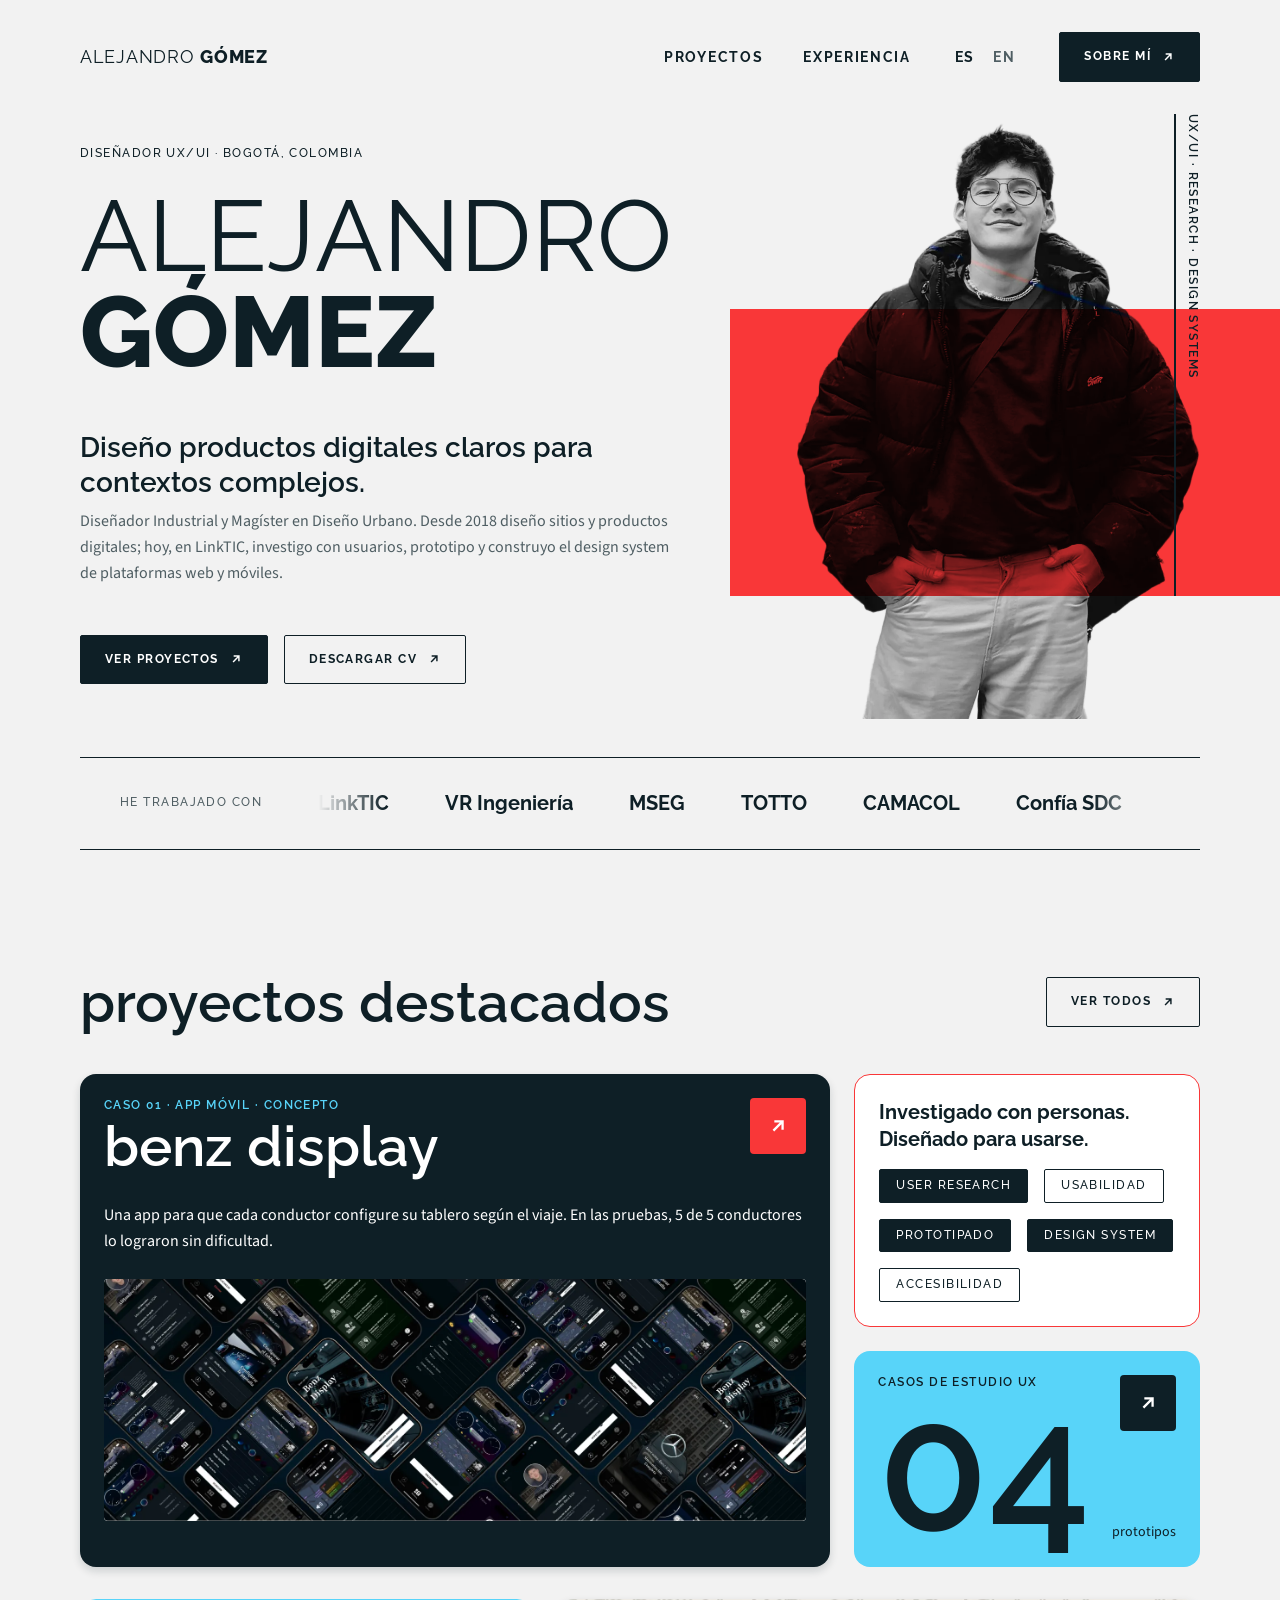
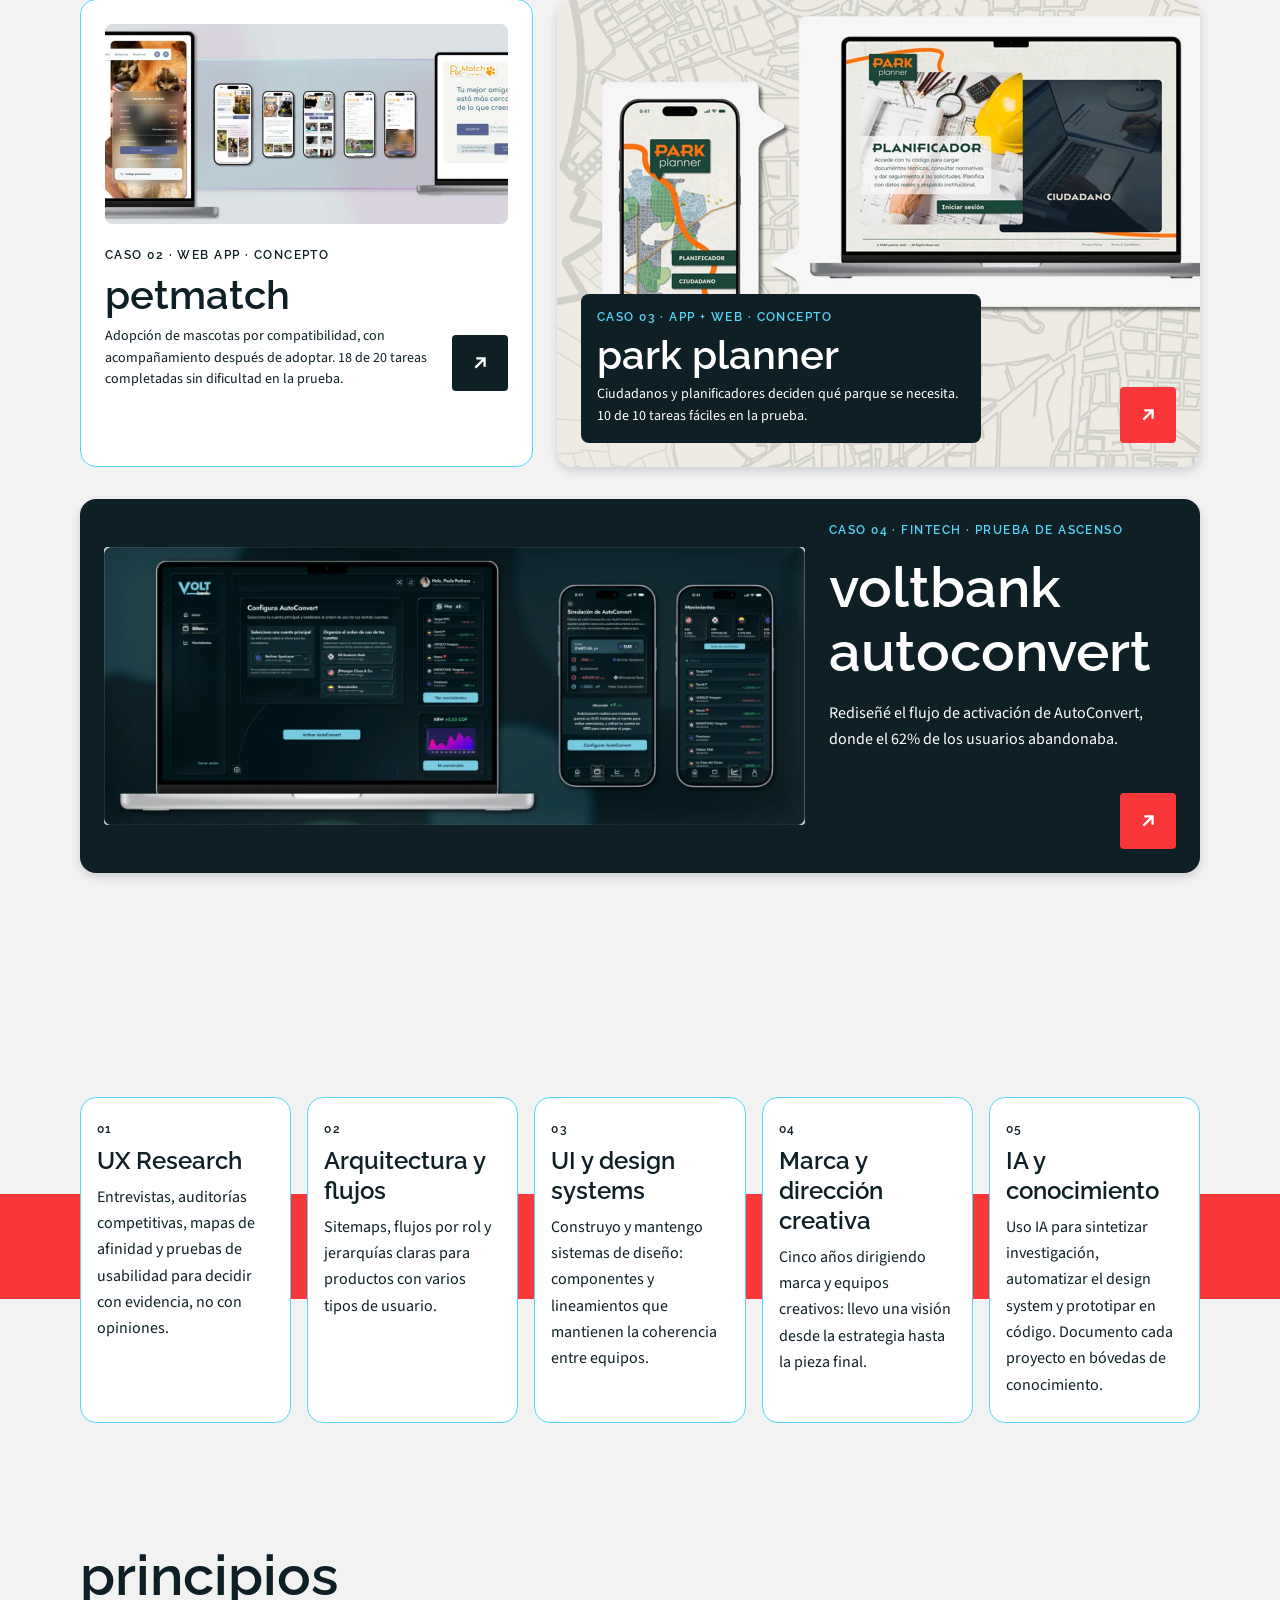
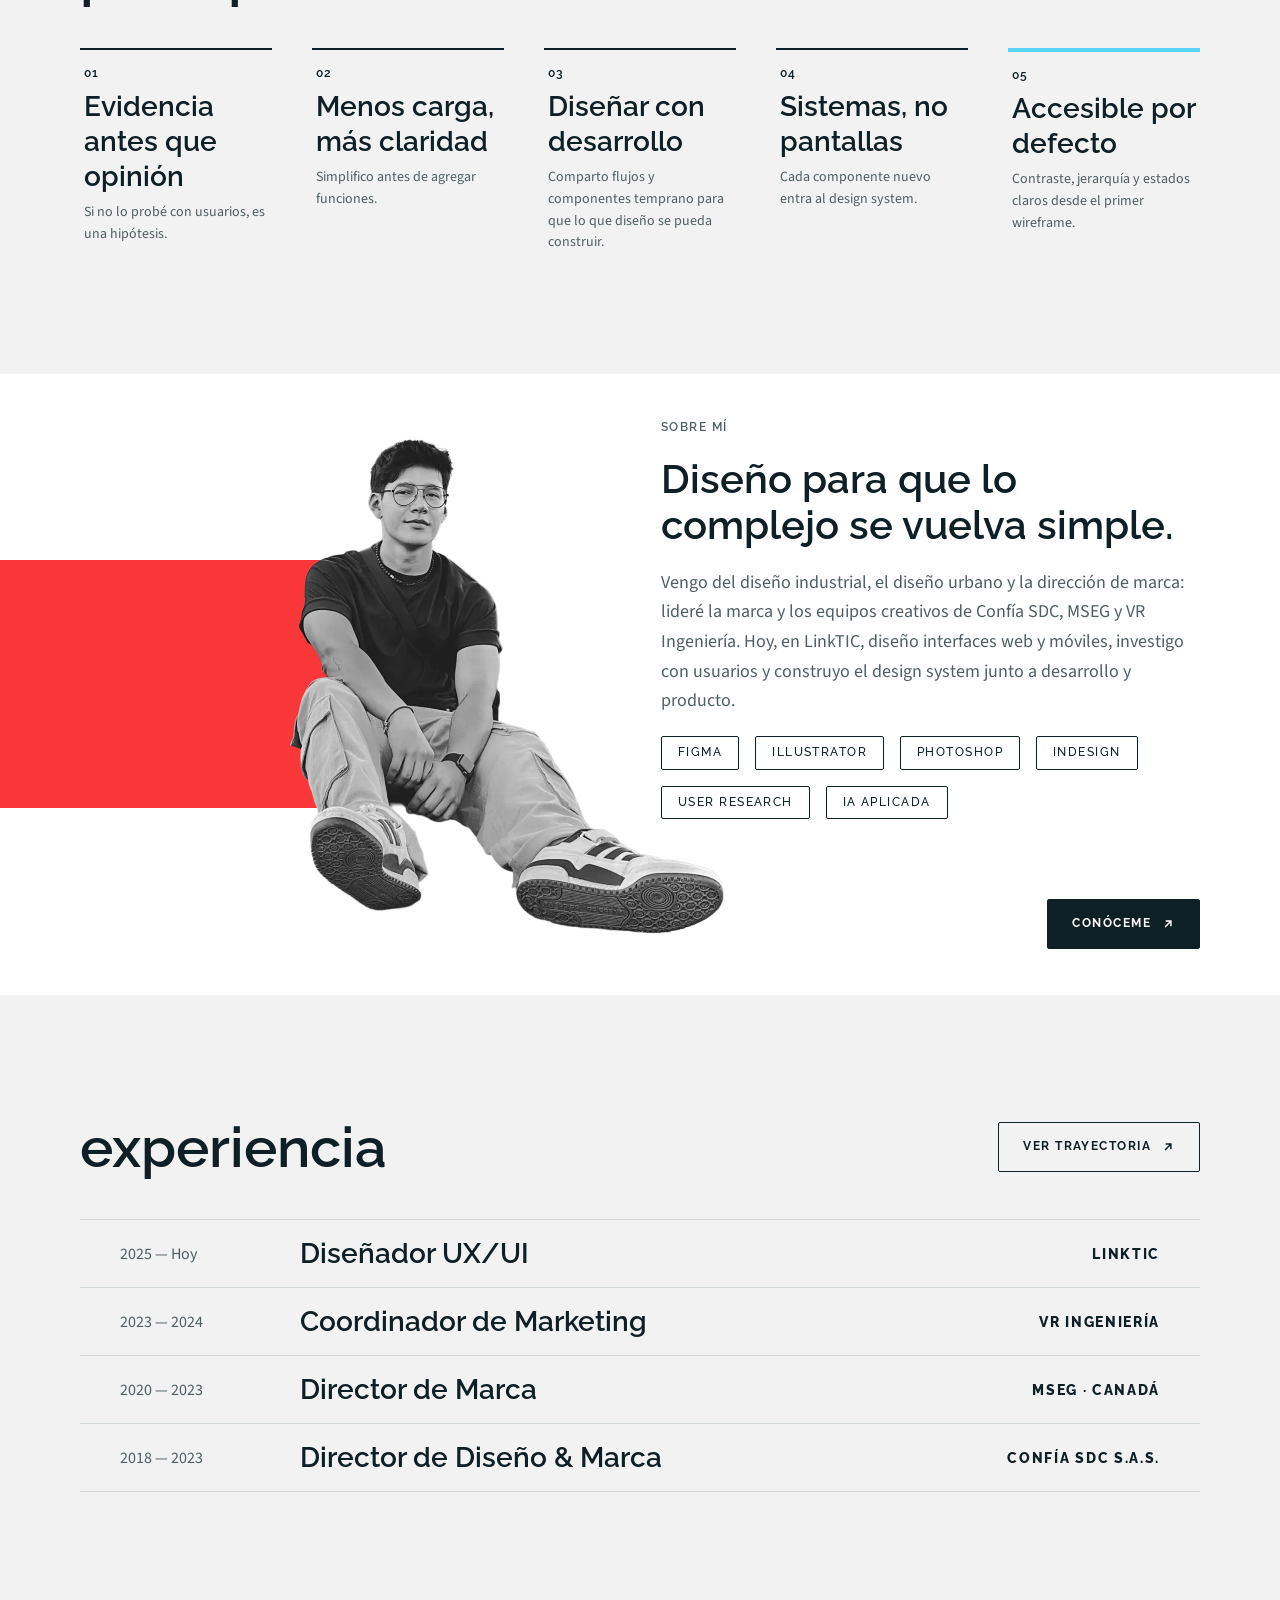
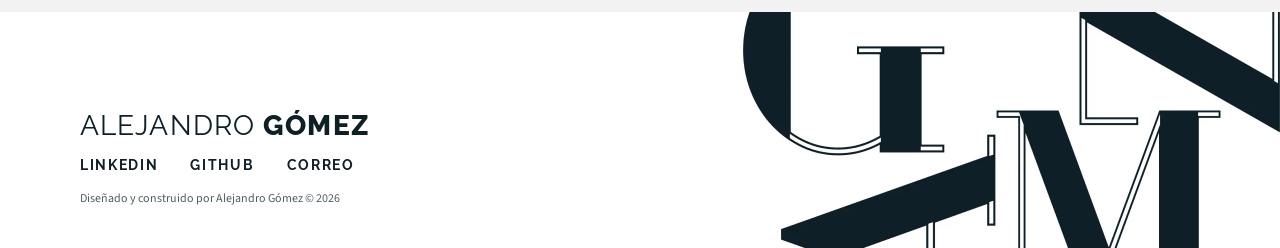
<file: index.html>
<!doctype html>
<html lang="es">
<head>
<meta charset="utf-8">
<meta name="viewport" content="width=device-width,initial-scale=1">
<title>Alejandro Gómez · Diseñador UX/UI</title>
<meta name="description" content="Portafolio de Alejandro Gómez, diseñador UX/UI en Bogotá. Diseño productos digitales claros para contextos complejos: investigación, flujos, prototipos y design systems.">
<link rel="canonical" href="https://alejoogmz.github.io/">
<meta property="og:type" content="website"><meta property="og:site_name" content="Alejandro Gómez · UX/UI"><meta property="og:locale" content="es_CO"><meta property="og:locale:alternate" content="en_US">
<meta property="og:url" content="https://alejoogmz.github.io/"><meta property="og:title" content="Alejandro Gómez · Diseñador UX/UI"><meta property="og:description" content="Portafolio de Alejandro Gómez, diseñador UX/UI en Bogotá. Diseño productos digitales claros para contextos complejos: investigación, flujos, prototipos y design systems.">
<meta property="og:image" content="https://alejoogmz.github.io/assets/img/og.jpg"><meta property="og:image:width" content="1200"><meta property="og:image:height" content="630"><meta property="og:image:alt" content="Alejandro Gómez, diseñador UX/UI">
<meta name="twitter:card" content="summary_large_image"><meta name="theme-color" content="#0E1F26">
<link rel="icon" href="assets/favicon.svg" type="image/svg+xml">
<link rel="preconnect" href="https://fonts.googleapis.com"><link rel="preconnect" href="https://fonts.gstatic.com" crossorigin>
<link href="https://fonts.googleapis.com/css2?family=Raleway:wght@400;500;600;700;800&family=Source+Sans+3:wght@400;600;700&display=swap" rel="stylesheet">
<link rel="stylesheet" href="css/tokens.css"><link rel="stylesheet" href="css/main.css"><link rel="stylesheet" href="css/inicio.css">
</head>
<body data-page="inicio" data-root="">
<main id="main">
  <!-- HERO -->
  <div class="wrap">
    <div class="hero">
      <div class="hero__txt">
        <p class="t-et-s reveal" data-i18n="home.kicker">Diseñador UX/UI · Bogotá, Colombia</p>
        <h1 class="hero__name">
          <span class="t-hero split">ALEJANDRO</span>
          <span class="t-hero-bold split">GÓMEZ</span>
        </h1>
        <div class="hero__lead">
          <p class="t-sub1 reveal" style="--d:.5s" data-i18n="home.lead">Diseño productos digitales claros para contextos complejos.</p>
          <p class="t-c16 c-gris reveal" style="--d:.6s" data-i18n="home.intro">Diseñador Industrial y Magíster en Diseño Urbano. Desde 2018 diseño sitios y productos digitales; hoy, en LinkTIC, investigo con usuarios, prototipo y construyo el design system de plataformas web y móviles.</p>
        </div>
        <div class="hero__cta reveal" style="--d:.7s">
          <a class="btn btn--solid" href="proyectos.html"><span data-i18n="home.cta.proyectos">Ver proyectos</span><svg viewBox="0 0 24 24" fill="none" stroke="currentColor" stroke-width="2.5" aria-hidden="true"><path d="M7 17 17 7M8 7h9v9"/></svg></a>
          <a class="btn" data-cv href="assets/cv/CV-Alejandro-Gomez-UXUI-ES.pdf" download><span data-i18n="home.cta.cv">Descargar CV</span><svg viewBox="0 0 24 24" fill="none" stroke="currentColor" stroke-width="2.5" aria-hidden="true"><path d="M7 17 17 7M8 7h9v9"/></svg></a>
        </div>
      </div>
      <div class="hero__vis">
        <div class="hero__band wipe-band"></div>
        <div class="hero__photo img" data-parallax=".06"><img src="assets/img/p1-retrato.webp" alt="Retrato de Alejandro Gómez" data-i18n-attr="alt:home.alt.retrato" width="431" height="603" fetchpriority="high"></div>
        <div class="hero__vert"><i class="line-grow"></i><span>UX/UI · RESEARCH · DESIGN SYSTEMS</span></div>
      </div>
    </div>
    <div class="clientes reveal">
      <hr class="line-grow">
      <div class="clientes__row">
        <span class="t-et-s c-gris" data-i18n="home.clientes">He trabajado con</span>
        <div class="marquee" aria-label="LinkTIC, VR Ingeniería, MSEG, TOTTO, CAMACOL, Confía SDC"><div class="marquee__track" aria-hidden="true">
          <span>LinkTIC</span><span>VR Ingeniería</span><span>MSEG</span><span>TOTTO</span><span>CAMACOL</span><span>Confía SDC</span>
          <span>LinkTIC</span><span>VR Ingeniería</span><span>MSEG</span><span>TOTTO</span><span>CAMACOL</span><span>Confía SDC</span>
        </div></div>
      </div>
      <hr class="line-grow">
    </div>
  </div>

  <!-- PROYECTOS -->
  <section class="wrap" aria-labelledby="t-proy">
    <div class="sec-head">
      <h2 id="t-proy" class="t-h1 reveal" data-i18n="home.proyectos">proyectos destacados</h2>
      <a class="btn reveal" href="proyectos.html"><span data-i18n="home.vertodos">Ver todos</span><svg viewBox="0 0 24 24" fill="none" stroke="currentColor" stroke-width="2.5" aria-hidden="true"><path d="M7 17 17 7M8 7h9v9"/></svg></a>
    </div>
    <div class="bento">
      <div class="bento__r1">
        <a class="pcard pcard--dark card-hover reveal" href="casos/benz-display.html">
          <div class="pcard__top">
            <div><p class="t-et-m c-cian" data-i18n="home.c1.meta">Caso 01 · App móvil · Concepto</p><h3 class="t-h1">benz display</h3></div>
            <span class="icon-btn"><svg viewBox="0 0 24 24" fill="none" stroke="currentColor" stroke-width="2.5" aria-hidden="true"><path d="M7 17 17 7M8 7h9v9"/></svg></span>
          </div>
          <p class="t-c16" data-i18n="home.c1.txt">Una app para que cada conductor configure su tablero según el viaje. En las pruebas, 5 de 5 conductores lo lograron sin dificultad.</p>
          <div class="pcard__img img"><img src="assets/img/p1-benz.webp" alt="Pantallas de la app Benz Display" data-i18n-attr="alt:home.c1.alt" loading="lazy" width="812" height="280"></div>
        </a>
        <div class="stack">
          <div class="pills reveal" style="--d:.1s">
            <p class="t-sub3b" data-i18n="home.pills">Investigado con personas. Diseñado para usarse.</p>
            <div class="pills__list" data-stagger=".06">
              <span class="tag tag--solid">User research</span><span class="tag" data-i18n="home.p.usab">Usabilidad</span><span class="tag tag--solid" data-i18n="home.p.proto">Prototipado</span><span class="tag tag--solid">Design system</span><span class="tag" data-i18n="home.p.acc">Accesibilidad</span>
            </div>
          </div>
          <a class="count card-hover reveal" style="--d:.2s" href="proyectos.html">
            <div><p class="t-et-m" data-i18n="home.count">Casos de estudio UX</p><p class="count__n" data-count="04">04</p></div>
            <div class="count__side"><span class="icon-btn icon-btn--dark"><svg viewBox="0 0 24 24" fill="none" stroke="currentColor" stroke-width="2.5" aria-hidden="true"><path d="M7 17 17 7M8 7h9v9"/></svg></span><span class="t-c14" data-i18n="home.prototipos">prototipos</span></div>
          </a>
        </div>
      </div>
      <div class="bento__r2">
        <a class="pcard pcard--light card-hover reveal" href="casos/petmatch.html">
          <div class="img" style="height:200px;border-radius:8px"><img src="assets/img/p1-petmatch.webp" alt="Pantallas de Petmatch" data-i18n-attr="alt:home.c2.alt" loading="lazy" width="469" height="200"></div>
          <div class="pcard__top" style="align-items:flex-end">
            <div style="display:flex;flex-direction:column;gap:8px"><p class="t-et-m" data-i18n="home.c2.meta">Caso 02 · Web app · Concepto</p><h3 class="t-h3">petmatch</h3><p class="t-c14" data-i18n="home.c2.txt">Adopción de mascotas por compatibilidad, con acompañamiento después de adoptar. 18 de 20 tareas completadas sin dificultad en la prueba.</p></div>
            <span class="icon-btn icon-btn--dark"><svg viewBox="0 0 24 24" fill="none" stroke="currentColor" stroke-width="2.5" aria-hidden="true"><path d="M7 17 17 7M8 7h9v9"/></svg></span>
          </div>
        </a>
        <a class="pcard pcard--park card-hover reveal" style="--d:.1s" href="casos/park-planner.html">
          <div class="img"><img src="assets/img/park-bg.webp" alt="Pantallas de Park Planner" data-i18n-attr="alt:home.c3.alt" loading="lazy"></div>
          <div class="pcard__box"><p class="t-et-m c-cian" data-i18n="home.c3.meta">Caso 03 · App + web · Concepto</p><h3 class="t-h3">park planner</h3><p class="t-c14" data-i18n="home.c3.txt">Ciudadanos y planificadores deciden qué parque se necesita. 10 de 10 tareas fáciles en la prueba.</p></div>
          <span class="icon-btn"><svg viewBox="0 0 24 24" fill="none" stroke="currentColor" stroke-width="2.5" aria-hidden="true"><path d="M7 17 17 7M8 7h9v9"/></svg></span>
        </a>
      </div>
      <a class="pcard pcard--dark pcard--volt card-hover reveal" href="casos/voltbank.html">
        <div class="img" style="border-radius:4px;aspect-ratio:808/321"><img src="assets/img/p1-imagen-voltbank.webp" alt="Pantallas de VoltBank AutoConvert" data-i18n-attr="alt:home.c4.alt" loading="lazy" width="808" height="321"></div>
        <div class="pcard__body">
          <div style="display:flex;flex-direction:column;gap:16px"><p class="t-et-m c-cian" data-i18n="home.c4.meta">Caso 04 · Fintech · Prueba de ascenso</p><h3 class="t-h1">voltbank<br>autoconvert</h3><p class="t-c16" data-i18n="home.c4.txt">Rediseñé el flujo de activación de AutoConvert, donde el 62% de los usuarios abandonaba.</p></div>
          <span class="icon-btn" style="align-self:flex-end"><svg viewBox="0 0 24 24" fill="none" stroke="currentColor" stroke-width="2.5" aria-hidden="true"><path d="M7 17 17 7M8 7h9v9"/></svg></span>
        </div>
      </a>
    </div>
  </section>

  <!-- LO QUE APORTO -->
  <section class="wrap" aria-labelledby="t-aporto">
    <h2 id="t-aporto" class="t-h1 reveal" style="margin-bottom:40px" data-i18n="home.aporto">lo que aporto</h2>
    <div class="aporta">
      <div class="aporta__band wipe-band"></div>
      <div class="cap reveal"><p class="t-et-m">01</p><h3 class="t-sub2">UX Research</h3><p class="t-c16" data-i18n="home.a1">Entrevistas, auditorías competitivas, mapas de afinidad y pruebas de usabilidad para decidir con evidencia, no con opiniones.</p></div>
      <div class="cap reveal" style="--d:.08s"><p class="t-et-m">02</p><h3 class="t-sub2" data-i18n="home.a2t">Arquitectura y flujos</h3><p class="t-c16" data-i18n="home.a2">Sitemaps, flujos por rol y jerarquías claras para productos con varios tipos de usuario.</p></div>
      <div class="cap reveal" style="--d:.16s"><p class="t-et-m">03</p><h3 class="t-sub2" data-i18n="home.a3t">UI y design systems</h3><p class="t-c16" data-i18n="home.a3">Construyo y mantengo sistemas de diseño: componentes y lineamientos que mantienen la coherencia entre equipos.</p></div>
      <div class="cap reveal" style="--d:.24s"><p class="t-et-m">04</p><h3 class="t-sub2" data-i18n="home.a4t">Marca y dirección creativa</h3><p class="t-c16" data-i18n="home.a4">Cinco años dirigiendo marca y equipos creativos: llevo una visión desde la estrategia hasta la pieza final.</p></div>
      <div class="cap reveal" style="--d:.32s"><p class="t-et-m">05</p><h3 class="t-sub2" data-i18n="home.a5t">IA y conocimiento</h3><p class="t-c16" data-i18n="home.a5">Uso IA para sintetizar investigación, automatizar el design system y prototipar en código. Documento cada proyecto en bóvedas de conocimiento.</p></div>
    </div>
  </section>

  <!-- PRINCIPIOS -->
  <section class="wrap" aria-labelledby="t-princ">
    <h2 id="t-princ" class="t-h1 reveal" style="margin-bottom:40px" data-i18n="home.principios">principios</h2>
    <div class="principios" data-stagger=".1">
      <div class="principio"><i></i><div><p class="t-et-m">01</p><h3 class="t-sub1" data-i18n="home.pr1t">Evidencia antes que opinión</h3><p class="t-c14 c-gris" data-i18n="home.pr1">Si no lo probé con usuarios, es una hipótesis.</p></div></div>
      <div class="principio"><i></i><div><p class="t-et-m">02</p><h3 class="t-sub1" data-i18n="home.pr2t">Menos carga, más claridad</h3><p class="t-c14 c-gris" data-i18n="home.pr2">Simplifico antes de agregar funciones.</p></div></div>
      <div class="principio"><i></i><div><p class="t-et-m">03</p><h3 class="t-sub1" data-i18n="home.pr3t">Diseñar con desarrollo</h3><p class="t-c14 c-gris" data-i18n="home.pr3">Comparto flujos y componentes temprano para que lo que diseño se pueda construir.</p></div></div>
      <div class="principio"><i></i><div><p class="t-et-m">04</p><h3 class="t-sub1" data-i18n="home.pr4t">Sistemas, no pantallas</h3><p class="t-c14 c-gris" data-i18n="home.pr4">Cada componente nuevo entra al design system.</p></div></div>
      <div class="principio"><i></i><div><p class="t-et-m">05</p><h3 class="t-sub1" data-i18n="home.pr5t">Accesible por defecto</h3><p class="t-c14 c-gris" data-i18n="home.pr5">Contraste, jerarquía y estados claros desde el primer wireframe.</p></div></div>
    </div>
  </section>

  <!-- SOBRE MÍ -->
  <section class="about" aria-labelledby="t-about">
    <div class="about__in">
      <div class="about__band wipe-band"></div>
      <div class="about__grid">
        <div class="about__photo img reveal-x"><img src="assets/img/p1-retrato-2.webp" alt="Alejandro Gómez sentado" data-i18n-attr="alt:home.alt.retrato2" loading="lazy" width="462" height="541"></div>
        <div class="about__txt">
          <p class="t-et-m c-gris reveal" data-i18n="nav.sobre">Sobre mí</p>
          <h2 id="t-about" class="t-h3 reveal" data-i18n="home.about.t">Diseño para que lo complejo se vuelva simple.</h2>
          <p class="t-c18 c-gris reveal" data-i18n="home.about">Vengo del diseño industrial, el diseño urbano y la dirección de marca: lideré la marca y los equipos creativos de Confía SDC, MSEG y VR Ingeniería. Hoy, en LinkTIC, diseño interfaces web y móviles, investigo con usuarios y construyo el design system junto a desarrollo y producto.</p>
          <div class="about__tags" data-stagger=".06"><span class="tag">Figma</span><span class="tag">Illustrator</span><span class="tag">Photoshop</span><span class="tag">InDesign</span><span class="tag">User research</span><span class="tag" data-i18n="home.tag.ia">IA aplicada</span></div>
          <a class="btn btn--solid reveal" href="sobre-mi.html"><span data-i18n="home.conoceme">Conóceme</span><svg viewBox="0 0 24 24" fill="none" stroke="currentColor" stroke-width="2.5" aria-hidden="true"><path d="M7 17 17 7M8 7h9v9"/></svg></a>
        </div>
      </div>
    </div>
  </section>

  <!-- EXPERIENCIA -->
  <section class="wrap" aria-labelledby="t-exp">
    <div class="sec-head">
      <h2 id="t-exp" class="t-h1 reveal" data-i18n="home.experiencia">experiencia</h2>
      <a class="btn reveal" href="experiencia.html"><span data-i18n="home.trayectoria">Ver trayectoria</span><svg viewBox="0 0 24 24" fill="none" stroke="currentColor" stroke-width="2.5" aria-hidden="true"><path d="M7 17 17 7M8 7h9v9"/></svg></a>
    </div>
    <div class="exp-list" data-stagger=".08">
      <a class="exp-row" href="experiencia.html"><span class="t-c16 c-gris" data-i18n="home.e1y">2025 — Hoy</span><span class="t-sub1" data-i18n="home.e1">Diseñador UX/UI</span><span class="t-et-l">LinkTIC</span></a>
      <a class="exp-row" href="experiencia.html"><span class="t-c16 c-gris">2023 — 2024</span><span class="t-sub1" data-i18n="home.e2">Coordinador de Marketing</span><span class="t-et-l">VR Ingeniería</span></a>
      <a class="exp-row" href="experiencia.html"><span class="t-c16 c-gris">2020 — 2023</span><span class="t-sub1" data-i18n="home.e3">Director de Marca</span><span class="t-et-l" data-i18n="home.e3c">MSEG · Canadá</span></a>
      <a class="exp-row" href="experiencia.html"><span class="t-c16 c-gris">2018 — 2023</span><span class="t-sub1" data-i18n="home.e4">Director de Diseño &amp; Marca</span><span class="t-et-l">Confía SDC S.A.S.</span></a>
    </div>
  </section>
</main>
<script src="js/i18n-en.js"></script>
<script src="js/main.js"></script>
</body>
</html>
</file>
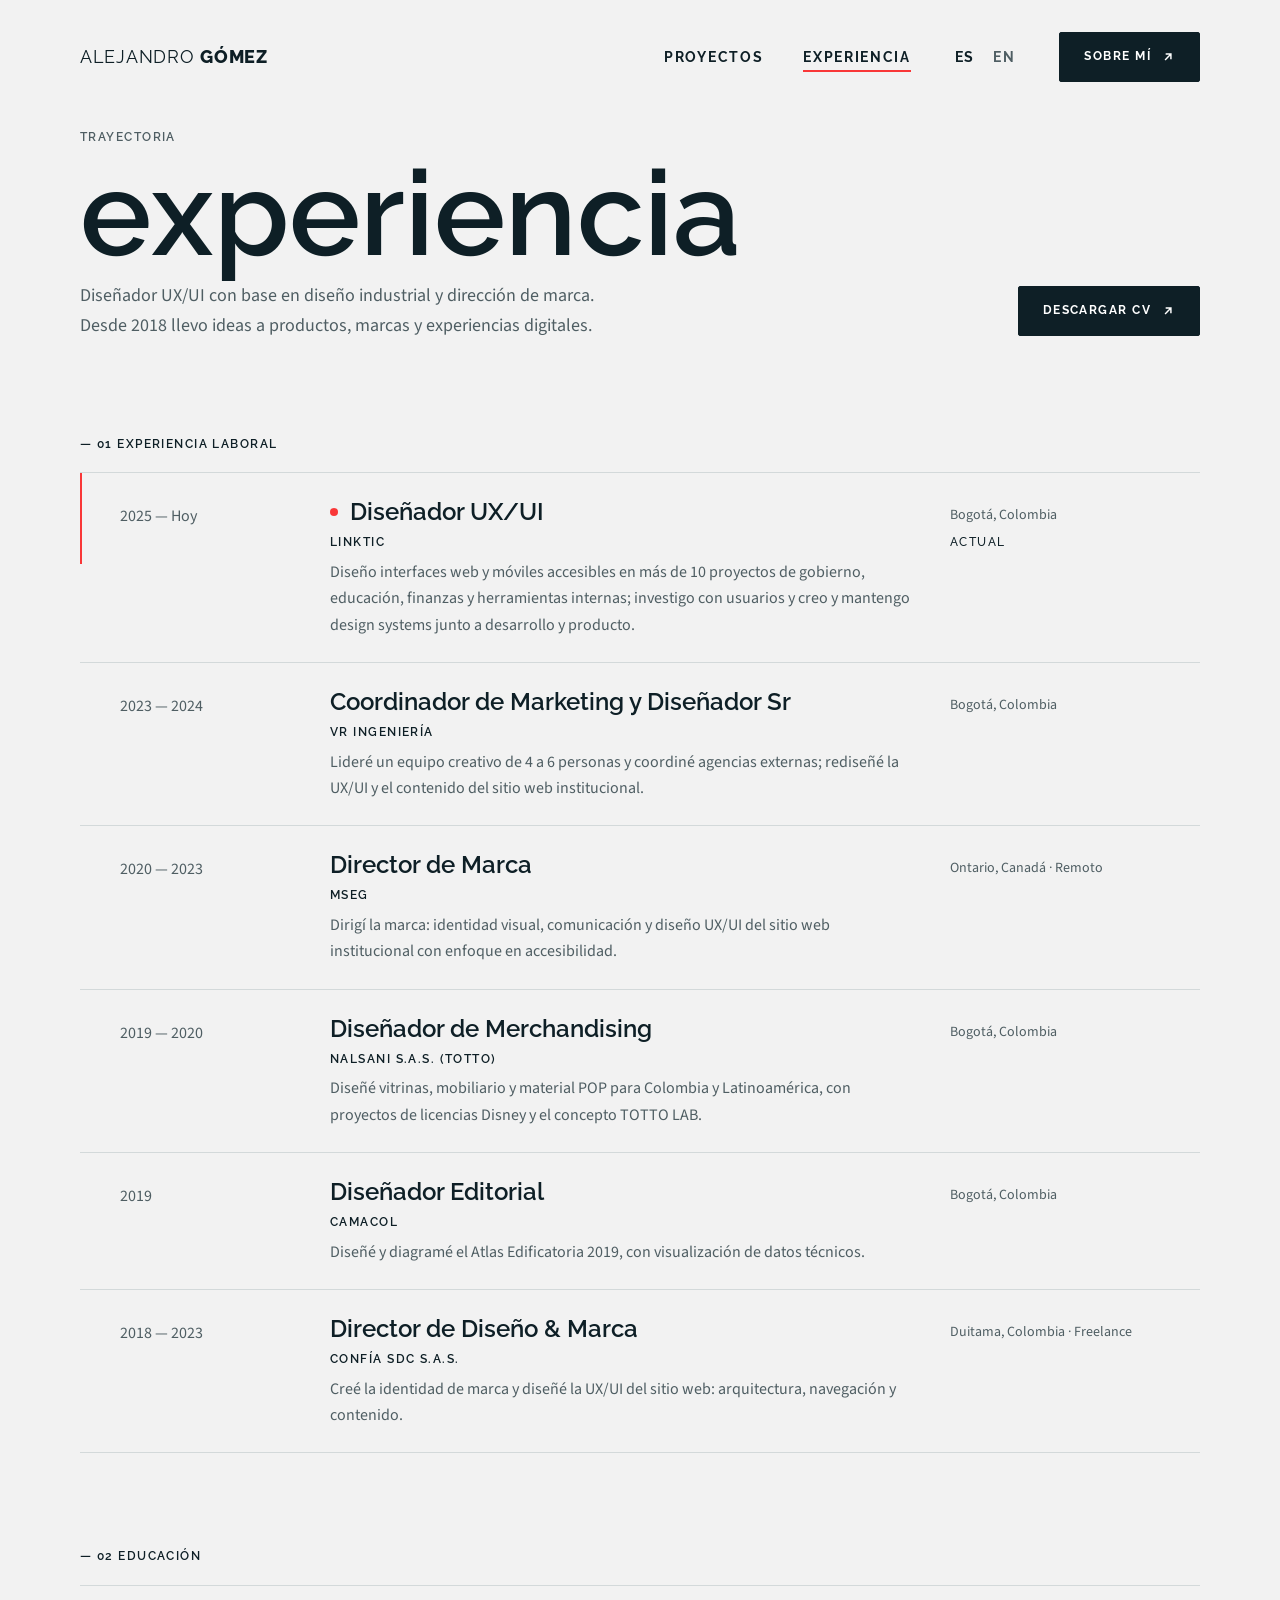
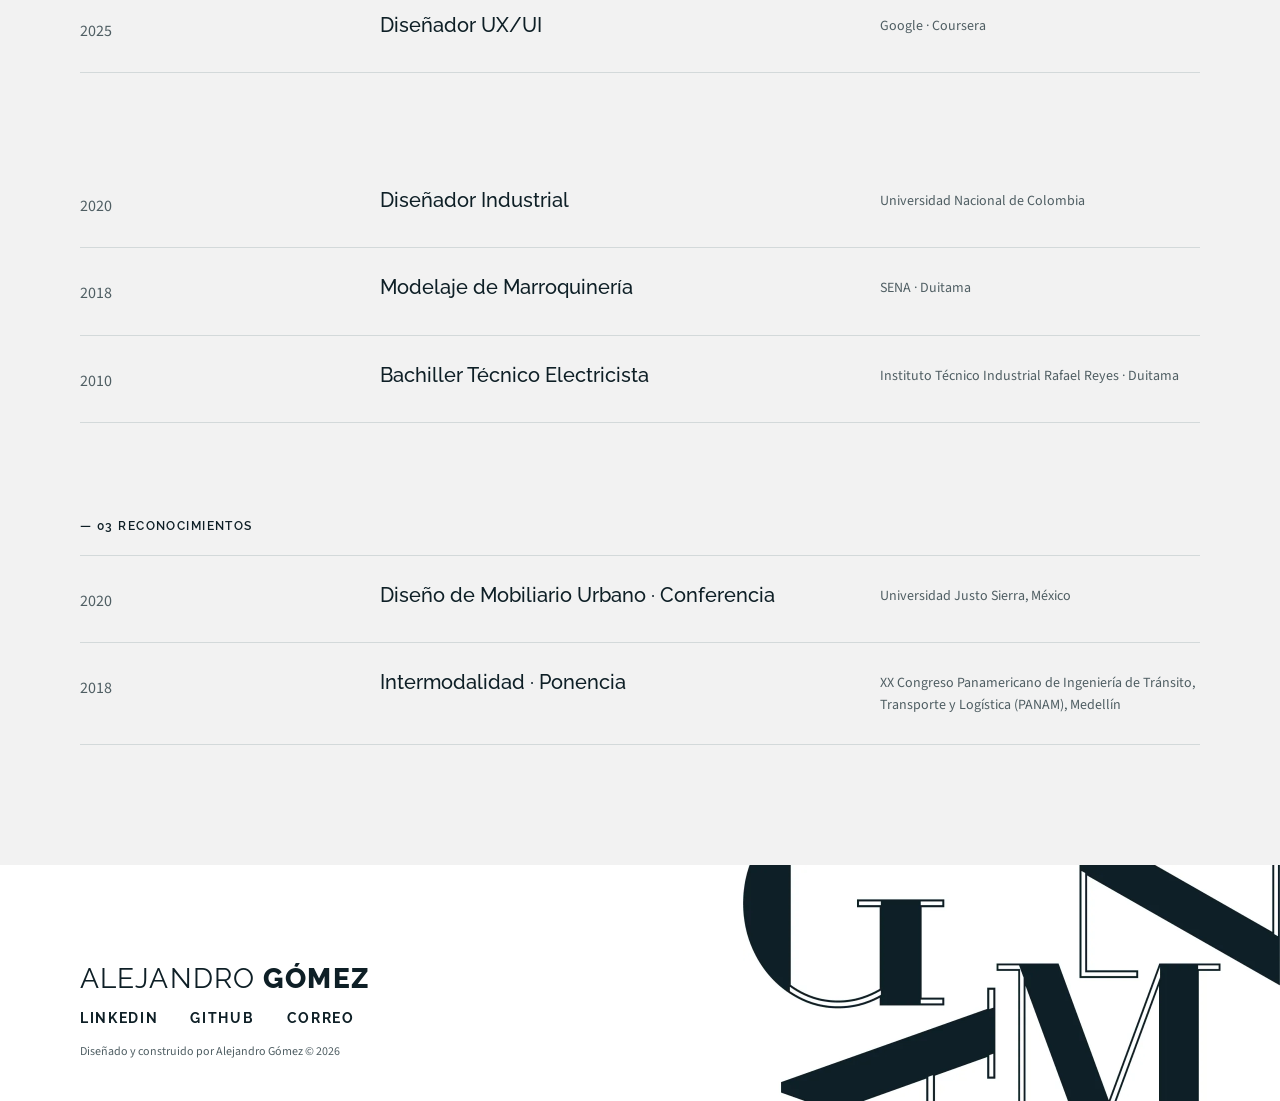
<file: experiencia.html>
<!doctype html>
<html lang="es">
<head>
<meta charset="utf-8"><meta name="viewport" content="width=device-width,initial-scale=1">
<title>Experiencia · Alejandro Gómez</title>
<meta name="description" content="Trayectoria de Alejandro Gómez: experiencia laboral en UX/UI, marca y diseño; educación y reconocimientos.">
<link rel="canonical" href="https://alejoogmz.github.io/experiencia.html">
<meta property="og:type" content="website"><meta property="og:site_name" content="Alejandro Gómez · UX/UI"><meta property="og:locale" content="es_CO"><meta property="og:locale:alternate" content="en_US">
<meta property="og:url" content="https://alejoogmz.github.io/experiencia.html"><meta property="og:title" content="Experiencia · Alejandro Gómez"><meta property="og:description" content="Trayectoria de Alejandro Gómez: experiencia laboral en UX/UI, marca y diseño; educación y reconocimientos.">
<meta property="og:image" content="https://alejoogmz.github.io/assets/img/og.jpg"><meta property="og:image:width" content="1200"><meta property="og:image:height" content="630"><meta property="og:image:alt" content="Alejandro Gómez, diseñador UX/UI">
<meta name="twitter:card" content="summary_large_image"><meta name="theme-color" content="#0E1F26">
<link rel="icon" href="assets/favicon.svg" type="image/svg+xml">
<link rel="preconnect" href="https://fonts.googleapis.com"><link rel="preconnect" href="https://fonts.gstatic.com" crossorigin>
<link href="https://fonts.googleapis.com/css2?family=Raleway:wght@400;500;600;700;800&family=Source+Sans+3:wght@400;600;700&display=swap" rel="stylesheet">
<link rel="stylesheet" href="css/tokens.css"><link rel="stylesheet" href="css/main.css"><link rel="stylesheet" href="css/experiencia.css">
</head>
<body data-page="experiencia" data-root="">
<main id="main" class="wrap">
  <div class="xp">
    <header class="xp-head">
      <p class="t-et-m c-gris reveal" data-i18n="xp.kicker">Trayectoria</p>
      <h1 class="t-display-m split" data-i18n="xp.titulo">experiencia</h1>
      <div class="xp-head__intro">
        <p class="t-c18 c-gris reveal" style="--d:.3s" data-i18n="xp.intro">Diseñador UX/UI con base en diseño industrial y dirección de marca.<br>Desde 2018 llevo ideas a productos, marcas y experiencias digitales.</p>
        <a class="btn btn--solid reveal" style="--d:.4s" data-cv href="assets/cv/CV-Alejandro-Gomez-UXUI-ES.pdf" download><span data-i18n="home.cta.cv">Descargar CV</span><svg viewBox="0 0 24 24" fill="none" stroke="currentColor" stroke-width="2.5" aria-hidden="true"><path d="M7 17 17 7M8 7h9v9"/></svg></a>
      </div>
    </header>

    <section class="xp-sec" aria-labelledby="t-lab">
      <h2 id="t-lab" class="t-et-m" data-i18n="xp.s1">— 01  Experiencia laboral</h2>
      <div class="xp-list" data-progress>
<div class="xp-row reveal"><p class="xp-date t-c16 c-gris" data-i18n="home.e1y">2025 — Hoy</p><div class="xp-det"><h3 class="xp-title"><i class="xp-dot" aria-hidden="true"></i><span class="t-sub2" data-i18n="home.e1">Diseñador UX/UI</span></h3><p class="t-et-m">LinkTIC</p><p class="t-c16 c-gris" data-i18n="xp.d1">Diseño interfaces web y móviles accesibles en más de 10 proyectos de gobierno, educación, finanzas y herramientas internas; investigo con usuarios y creo y mantengo design systems junto a desarrollo y producto.</p></div><div class="xp-place"><p class="t-c14 c-gris">Bogotá, Colombia</p><p class="t-et-s" data-i18n="xp.actual">Actual</p></div></div>
<div class="xp-row reveal"><p class="xp-date t-c16 c-gris">2023 — 2024</p><div class="xp-det"><h3 class="xp-title"><span class="t-sub2" data-i18n="sobre.c2t">Coordinador de Marketing y Diseñador Sr</span></h3><p class="t-et-m">VR Ingeniería</p><p class="t-c16 c-gris" data-i18n="xp.d2">Lideré un equipo creativo de 4 a 6 personas y coordiné agencias externas; rediseñé la UX/UI y el contenido del sitio web institucional.</p></div><div class="xp-place"><p class="t-c14 c-gris">Bogotá, Colombia</p></div></div>
<div class="xp-row reveal"><p class="xp-date t-c16 c-gris">2020 — 2023</p><div class="xp-det"><h3 class="xp-title"><span class="t-sub2" data-i18n="home.e3">Director de Marca</span></h3><p class="t-et-m">MSEG</p><p class="t-c16 c-gris" data-i18n="xp.d3">Dirigí la marca: identidad visual, comunicación y diseño UX/UI del sitio web institucional con enfoque en accesibilidad.</p></div><div class="xp-place"><p class="t-c14 c-gris" data-i18n="xp.l3">Ontario, Canadá · Remoto</p></div></div>
<div class="xp-row reveal"><p class="xp-date t-c16 c-gris">2019 — 2020</p><div class="xp-det"><h3 class="xp-title"><span class="t-sub2" data-i18n="xp.t4">Diseñador de Merchandising</span></h3><p class="t-et-m">NALSANI S.A.S. (TOTTO)</p><p class="t-c16 c-gris" data-i18n="xp.d4">Diseñé vitrinas, mobiliario y material POP para Colombia y Latinoamérica, con proyectos de licencias Disney y el concepto TOTTO LAB.</p></div><div class="xp-place"><p class="t-c14 c-gris">Bogotá, Colombia</p></div></div>
<div class="xp-row reveal"><p class="xp-date t-c16 c-gris">2019</p><div class="xp-det"><h3 class="xp-title"><span class="t-sub2" data-i18n="xp.t5">Diseñador Editorial</span></h3><p class="t-et-m">CAMACOL</p><p class="t-c16 c-gris" data-i18n="xp.d5">Diseñé y diagramé el Atlas Edificatoria 2019, con visualización de datos técnicos.</p></div><div class="xp-place"><p class="t-c14 c-gris">Bogotá, Colombia</p></div></div>
<div class="xp-row reveal"><p class="xp-date t-c16 c-gris">2018 — 2023</p><div class="xp-det"><h3 class="xp-title"><span class="t-sub2" data-i18n="home.e4">Director de Diseño &amp; Marca</span></h3><p class="t-et-m">Confía SDC S.A.S.</p><p class="t-c16 c-gris" data-i18n="xp.d6">Creé la identidad de marca y diseñé la UX/UI del sitio web: arquitectura, navegación y contenido.</p></div><div class="xp-place"><p class="t-c14 c-gris">Duitama, Colombia · Freelance</p></div></div>
      </div>
    </section>

    <section class="xp-sec" aria-labelledby="t-edu">
      <h2 id="t-edu" class="t-et-m" data-i18n="xp.s2">— 02  Educación</h2>
      <div class="xp-list" data-stagger=".06">
        <div class="xp-row xp-row--sm"><p class="xp-date t-c16 c-gris">2025</p><h3 class="t-sub3" data-i18n="sobre.f3">Diseñador UX/UI</h3><p class="xp-place t-c14 c-gris">Google · Coursera</p></div>
        <div class="xp-row xp-row--sm"><p class="xp-date t-c16 c-gris">2023</p><h3 class="t-sub3" data-i18n="xp.e2">Maestría en Diseño Urbano</h3><p class="xp-place t-c14 c-gris">Universidad Nacional de Colombia</p></div>
        <div class="xp-row xp-row--sm"><p class="xp-date t-c16 c-gris">2020</p><h3 class="t-sub3" data-i18n="xp.e3">Diseñador Industrial</h3><p class="xp-place t-c14 c-gris">Universidad Nacional de Colombia</p></div>
        <div class="xp-row xp-row--sm"><p class="xp-date t-c16 c-gris">2018</p><h3 class="t-sub3" data-i18n="xp.e4">Modelaje de Marroquinería</h3><p class="xp-place t-c14 c-gris">SENA · Duitama</p></div>
        <div class="xp-row xp-row--sm"><p class="xp-date t-c16 c-gris">2010</p><h3 class="t-sub3" data-i18n="xp.e5">Bachiller Técnico Electricista</h3><p class="xp-place t-c14 c-gris">Instituto Técnico Industrial Rafael Reyes · Duitama</p></div>
      </div>
    </section>

    <section class="xp-sec" aria-labelledby="t-rec">
      <h2 id="t-rec" class="t-et-m" data-i18n="xp.s3">— 03  Reconocimientos</h2>
      <div class="xp-list" data-stagger=".06">
        <div class="xp-row xp-row--sm"><p class="xp-date t-c16 c-gris">2020</p><h3 class="t-sub3" data-i18n="xp.r1">Diseño de Mobiliario Urbano · Conferencia</h3><p class="xp-place t-c14 c-gris" data-i18n="xp.r1l">Universidad Justo Sierra, México</p></div>
        <div class="xp-row xp-row--sm"><p class="xp-date t-c16 c-gris">2018</p><h3 class="t-sub3" data-i18n="xp.r2">Intermodalidad · Ponencia</h3><p class="xp-place t-c14 c-gris" data-i18n="xp.r2l">XX Congreso Panamericano de Ingeniería de Tránsito, Transporte y Logística (PANAM), Medellín</p></div>
      </div>
    </section>
  </div>
</main>
<script>
// línea roja que avanza con el scroll en la experiencia laboral
(() => { const l = document.querySelector('[data-progress]'); if (!l) return;
  const f = () => { const r = l.getBoundingClientRect(); const p = Math.min(1, Math.max(0, (innerHeight*.6 - r.top) / r.height)); l.style.setProperty('--prog', (p*100)+'%'); };
  addEventListener('scroll', f, {passive:true}); f(); })();
</script>
<script src="js/i18n-en.js"></script>
<script src="js/main.js"></script>
</body>
</html>
</file>
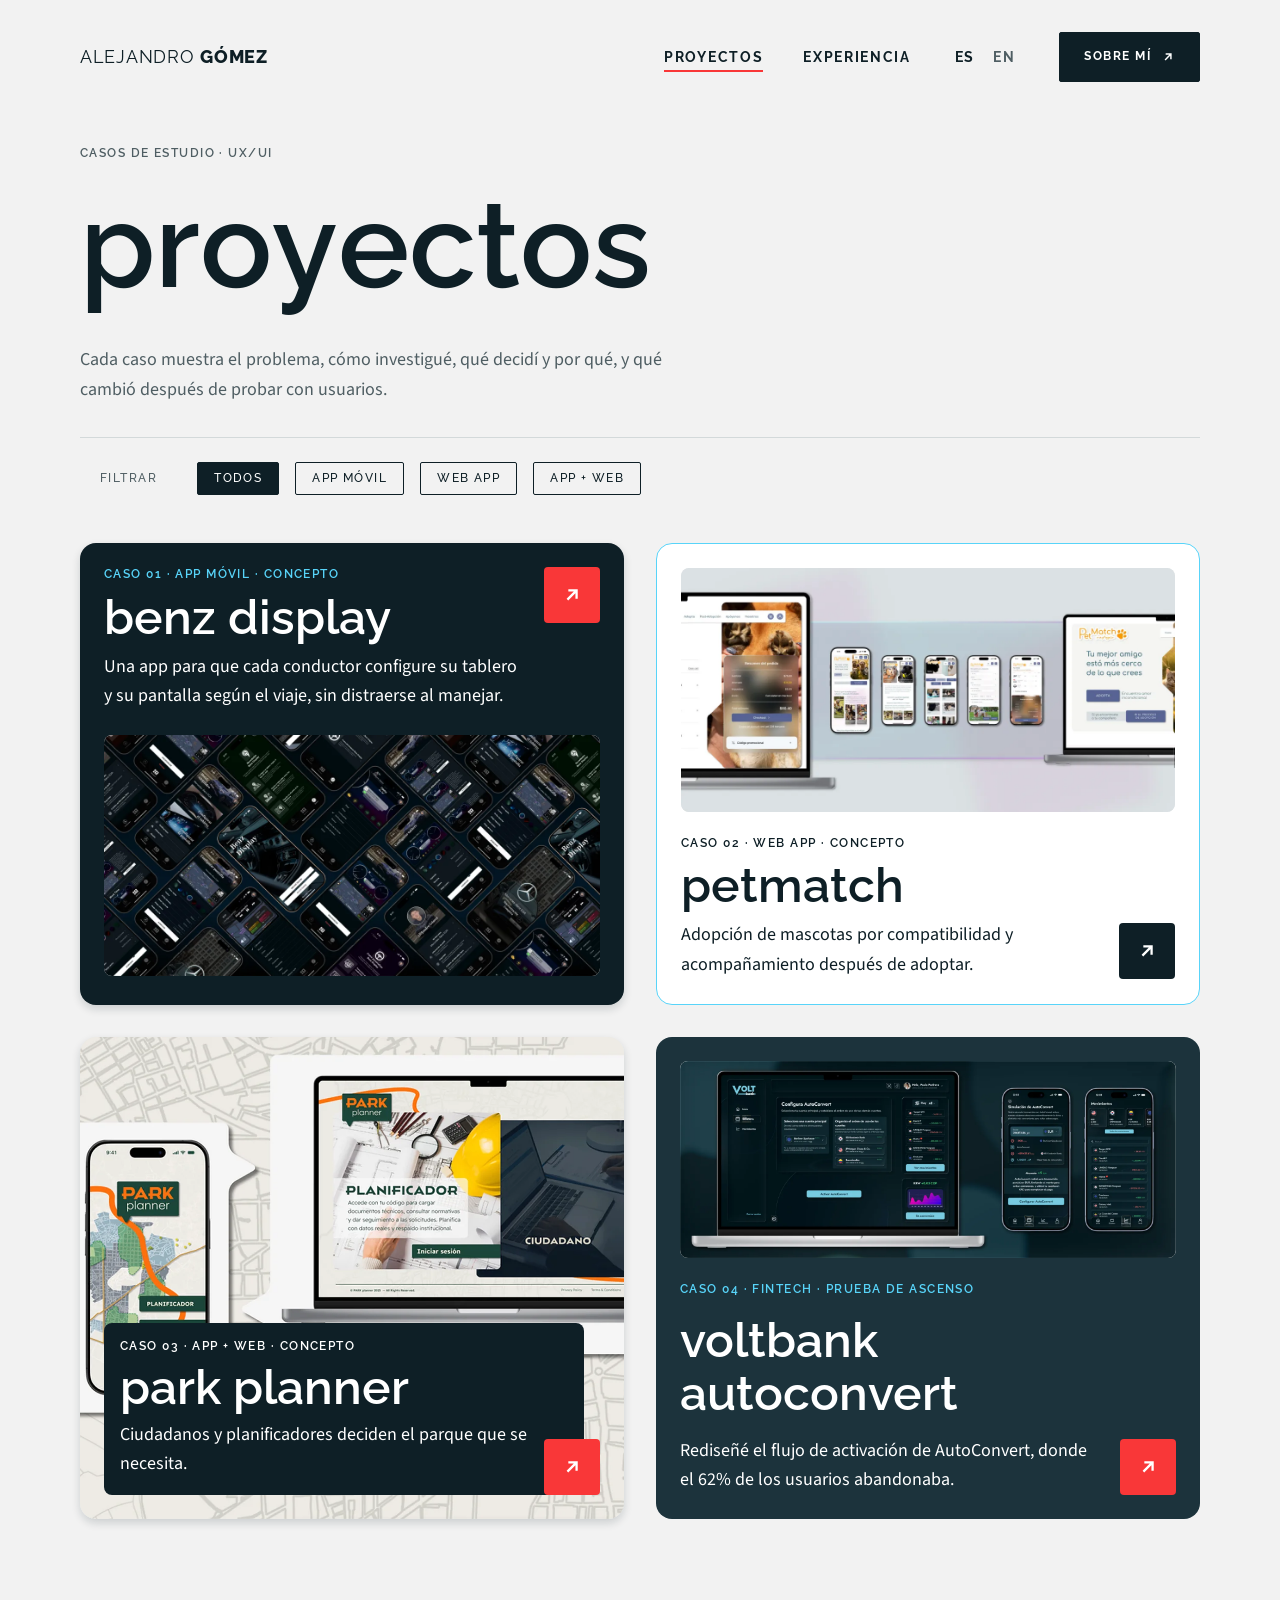
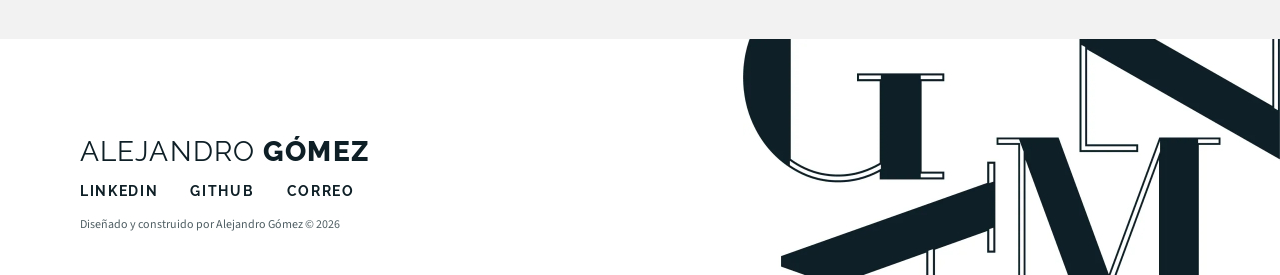
<file: proyectos.html>
<!doctype html>
<html lang="es">
<head>
<meta charset="utf-8"><meta name="viewport" content="width=device-width,initial-scale=1">
<title>Proyectos · Alejandro Gómez</title>
<meta name="description" content="Casos de estudio UX/UI de Alejandro Gómez: Benz Display, Petmatch, Park Planner y VoltBank AutoConvert.">
<link rel="canonical" href="https://alejoogmz.github.io/proyectos.html">
<meta property="og:type" content="website"><meta property="og:site_name" content="Alejandro Gómez · UX/UI"><meta property="og:locale" content="es_CO"><meta property="og:locale:alternate" content="en_US">
<meta property="og:url" content="https://alejoogmz.github.io/proyectos.html"><meta property="og:title" content="Proyectos · Alejandro Gómez"><meta property="og:description" content="Casos de estudio UX/UI de Alejandro Gómez: Benz Display, Petmatch, Park Planner y VoltBank AutoConvert.">
<meta property="og:image" content="https://alejoogmz.github.io/assets/img/og.jpg"><meta property="og:image:width" content="1200"><meta property="og:image:height" content="630"><meta property="og:image:alt" content="Alejandro Gómez, diseñador UX/UI">
<meta name="twitter:card" content="summary_large_image"><meta name="theme-color" content="#0E1F26">
<link rel="icon" href="assets/favicon.svg" type="image/svg+xml">
<link rel="preconnect" href="https://fonts.googleapis.com"><link rel="preconnect" href="https://fonts.gstatic.com" crossorigin>
<link href="https://fonts.googleapis.com/css2?family=Raleway:wght@400;500;600;700;800&family=Source+Sans+3:wght@400;600;700&display=swap" rel="stylesheet">
<link rel="stylesheet" href="css/tokens.css"><link rel="stylesheet" href="css/main.css"><link rel="stylesheet" href="css/inicio.css"><link rel="stylesheet" href="css/proyectos.css">
</head>
<body data-page="proyectos" data-root="">
<main id="main">
  <div class="wrap">
    <header class="p-head">
      <div style="display:flex;flex-direction:column;gap:24px">
        <p class="t-et-m c-gris reveal" data-i18n="proy.kicker">Casos de estudio · UX/UI</p>
        <h1 class="t-display-m split" data-i18n="proy.titulo">proyectos</h1>
      </div>
      <p class="t-c18 c-gris reveal" style="--d:.3s" data-i18n="proy.intro">Cada caso muestra el problema, cómo investigué, qué decidí y por qué, y qué cambió después de probar con usuarios.</p>
    </header>
    <div class="filtros reveal" style="--d:.4s">
      <hr class="line-grow">
      <div class="filtros__row">
        <span class="t-et-s c-gris" id="lbl-filtro" data-i18n="proy.filtrar">Filtrar</span>
        <div class="filtros__btns" role="group" aria-labelledby="lbl-filtro">
          <button class="tag filtro" data-f="todos" aria-pressed="true" data-i18n="proy.f.todos">Todos</button>
          <button class="tag filtro" data-f="app" aria-pressed="false" data-i18n="proy.f.app">App móvil</button>
          <button class="tag filtro" data-f="web" aria-pressed="false">Web app</button>
          <button class="tag filtro" data-f="appweb" aria-pressed="false">App + web</button>
        </div>
      </div>
    </div>

    <div class="casos" aria-live="polite">
      <a class="pcard pcard--dark card-hover reveal" data-tags="app" href="casos/benz-display.html">
        <div class="pcard__row" style="align-items:flex-start">
          <div class="pcard__col"><p class="t-et-m c-cian" data-i18n="home.c1.meta">Caso 01 · App móvil · Concepto</p><h2 class="t-h2">benz display</h2>
            <p class="t-c18" data-i18n="proy.c1">Una app para que cada conductor configure su tablero y su pantalla según el viaje, sin distraerse al manejar.</p></div>
          <span class="icon-btn"><svg viewBox="0 0 24 24" fill="none" stroke="currentColor" stroke-width="2.5" aria-hidden="true"><path d="M7 17 17 7M8 7h9v9"/></svg></span>
        </div>
        <div class="img" style="aspect-ratio:576/280"><img src="assets/img/p2-benz.webp" alt="Pantallas de la app Benz Display" data-i18n-attr="alt:home.c1.alt" loading="lazy"></div>
      </a>
      <a class="pcard pcard--light card-hover reveal" style="--d:.1s" data-tags="web" href="casos/petmatch.html">
        <div class="img" style="aspect-ratio:574/283"><img src="assets/img/p2-petmatch.webp" alt="Pantallas de Petmatch" data-i18n-attr="alt:home.c2.alt" loading="lazy"></div>
        <div class="pcard__row">
          <div class="pcard__col"><p class="t-et-m" data-i18n="home.c2.meta">Caso 02 · Web app · Concepto</p><h2 class="t-h2">petmatch</h2>
            <p class="t-c18" data-i18n="proy.c2">Adopción de mascotas por compatibilidad y acompañamiento después de adoptar.</p></div>
          <span class="icon-btn icon-btn--dark"><svg viewBox="0 0 24 24" fill="none" stroke="currentColor" stroke-width="2.5" aria-hidden="true"><path d="M7 17 17 7M8 7h9v9"/></svg></span>
        </div>
      </a>
      <a class="pcard pcard--park card-hover reveal" data-tags="appweb" href="casos/park-planner.html">
        <div class="img"><img src="assets/img/park-bg.webp" alt="Pantallas de Park Planner" data-i18n-attr="alt:home.c3.alt" loading="lazy"></div>
        <div class="pcard__box" style="max-width:480px"><p class="t-et-m" data-i18n="home.c3.meta">Caso 03 · App + web · Concepto</p><h2 class="t-h2">park planner</h2>
          <p class="t-c18" data-i18n="proy.c3">Ciudadanos y planificadores deciden el parque que se necesita.</p></div>
        <span class="icon-btn"><svg viewBox="0 0 24 24" fill="none" stroke="currentColor" stroke-width="2.5" aria-hidden="true"><path d="M7 17 17 7M8 7h9v9"/></svg></span>
      </a>
      <a class="pcard pcard--volt2 card-hover reveal" style="--d:.1s" data-tags="app web" href="casos/voltbank.html">
        <div class="img" style="aspect-ratio:576/229"><img src="assets/img/p1-imagen-voltbank.webp" alt="Pantallas de VoltBank AutoConvert" data-i18n-attr="alt:home.c4.alt" loading="lazy"></div>
        <div class="pcard__row">
          <div class="pcard__col" style="gap:16px"><p class="t-et-m c-cian" data-i18n="home.c4.meta">Caso 04 · Fintech · Prueba de ascenso</p><h2 class="t-h2">voltbank autoconvert</h2>
            <p class="t-c18" data-i18n="home.c4.txt">Rediseñé el flujo de activación de AutoConvert, donde el 62% de los usuarios abandonaba.</p></div>
          <span class="icon-btn"><svg viewBox="0 0 24 24" fill="none" stroke="currentColor" stroke-width="2.5" aria-hidden="true"><path d="M7 17 17 7M8 7h9v9"/></svg></span>
        </div>
      </a>
    </div>
  </div>
</main>
<script>
document.addEventListener('click', e => {
  const b = e.target.closest('.filtro'); if (!b) return;
  document.querySelectorAll('.filtro').forEach(x => x.setAttribute('aria-pressed', x === b));
  const f = b.dataset.f;
  document.querySelectorAll('.casos .pcard').forEach(c => {
    const show = f === 'todos' || c.dataset.tags.split(' ').includes(f);
    if (show){ c.classList.remove('is-gone'); requestAnimationFrame(() => c.classList.remove('is-out')); }
    else { c.classList.add('is-out'); setTimeout(() => c.classList.contains('is-out') && c.classList.add('is-gone'), 450); }
  });
});
</script>
<script src="js/i18n-en.js"></script>
<script src="js/main.js"></script>
</body>
</html>
</file>
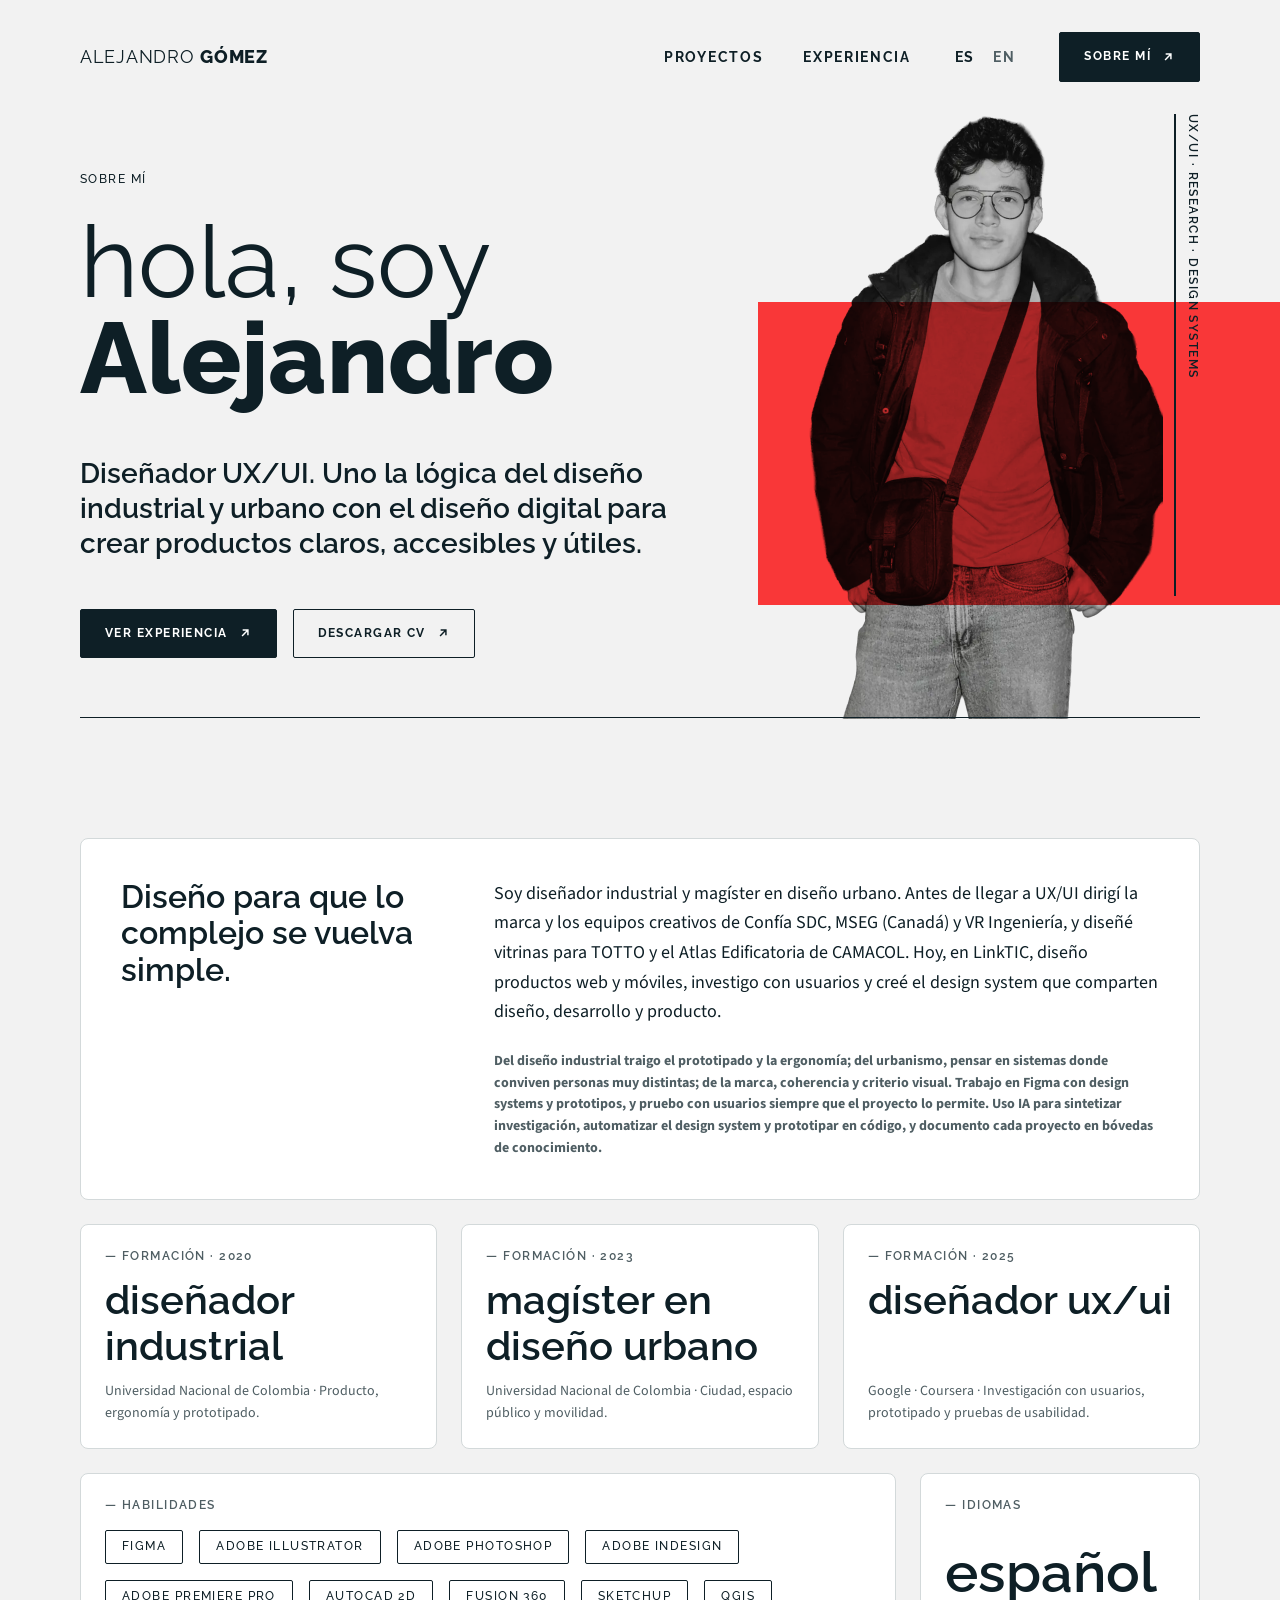
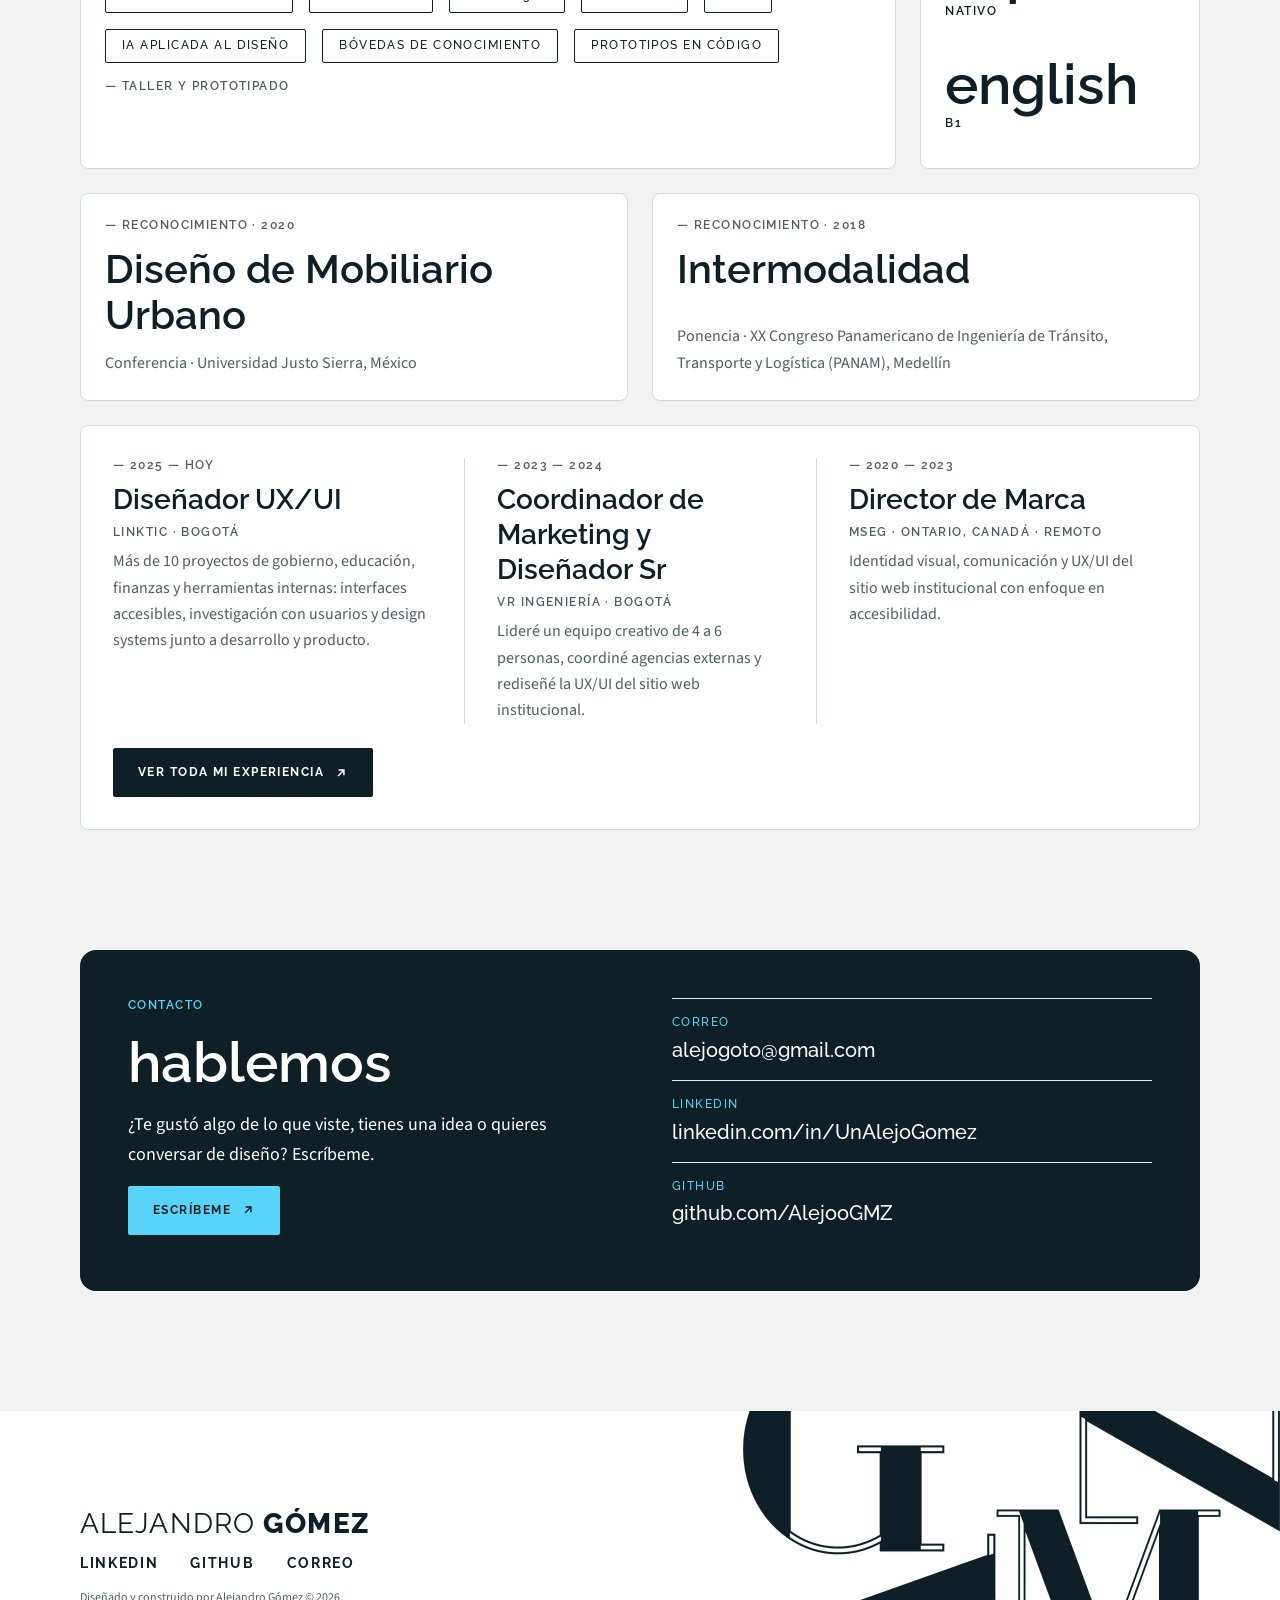
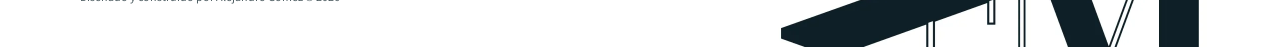
<file: sobre-mi.html>
<!doctype html>
<html lang="es">
<head>
<meta charset="utf-8"><meta name="viewport" content="width=device-width,initial-scale=1">
<title>Sobre mí · Alejandro Gómez</title>
<meta name="description" content="Alejandro Gómez: diseñador UX/UI, diseñador industrial y magíster en diseño urbano. Formación, habilidades, idiomas y contacto.">
<link rel="canonical" href="https://alejoogmz.github.io/sobre-mi.html">
<meta property="og:type" content="website"><meta property="og:site_name" content="Alejandro Gómez · UX/UI"><meta property="og:locale" content="es_CO"><meta property="og:locale:alternate" content="en_US">
<meta property="og:url" content="https://alejoogmz.github.io/sobre-mi.html"><meta property="og:title" content="Sobre mí · Alejandro Gómez"><meta property="og:description" content="Alejandro Gómez: diseñador UX/UI, diseñador industrial y magíster en diseño urbano. Formación, habilidades, idiomas y contacto.">
<meta property="og:image" content="https://alejoogmz.github.io/assets/img/og.jpg"><meta property="og:image:width" content="1200"><meta property="og:image:height" content="630"><meta property="og:image:alt" content="Alejandro Gómez, diseñador UX/UI">
<meta name="twitter:card" content="summary_large_image"><meta name="theme-color" content="#0E1F26">
<link rel="icon" href="assets/favicon.svg" type="image/svg+xml">
<link rel="preconnect" href="https://fonts.googleapis.com"><link rel="preconnect" href="https://fonts.gstatic.com" crossorigin>
<link href="https://fonts.googleapis.com/css2?family=Raleway:wght@400;500;600;700;800&family=Source+Sans+3:wght@400;600;700&display=swap" rel="stylesheet">
<link rel="stylesheet" href="css/tokens.css"><link rel="stylesheet" href="css/main.css"><link rel="stylesheet" href="css/inicio.css"><link rel="stylesheet" href="css/sobre.css">
</head>
<body data-page="sobre" data-root="">
<main id="main">
  <div class="wrap">
    <div class="hero hero--sobre">
      <div class="hero__txt">
        <p class="t-et-s reveal" data-i18n="nav.sobre">Sobre mí</p>
        <h1 class="hero__name"><span class="t-hero split" data-i18n="sobre.hola">hola, soy</span><span class="t-hero-bold split">Alejandro</span></h1>
        <p class="t-sub1 reveal" style="--d:.5s;margin-top:24px" data-i18n="sobre.lead">Diseñador UX/UI. Uno la lógica del diseño industrial y urbano con el diseño digital para crear productos claros, accesibles y útiles.</p>
        <div class="hero__cta reveal" style="--d:.6s">
          <a class="btn btn--solid" href="experiencia.html"><span data-i18n="sobre.verexp">Ver experiencia</span><svg viewBox="0 0 24 24" fill="none" stroke="currentColor" stroke-width="2.5" aria-hidden="true"><path d="M7 17 17 7M8 7h9v9"/></svg></a>
          <a class="btn" data-cv href="assets/cv/CV-Alejandro-Gomez-UXUI-ES.pdf" download><span data-i18n="home.cta.cv">Descargar CV</span><svg viewBox="0 0 24 24" fill="none" stroke="currentColor" stroke-width="2.5" aria-hidden="true"><path d="M7 17 17 7M8 7h9v9"/></svg></a>
        </div>
      </div>
      <div class="hero__vis">
        <div class="hero__band"></div>
        <div class="hero__photo img" data-parallax=".06"><img src="assets/img/p7-retrato.webp" alt="Retrato de Alejandro Gómez" data-i18n-attr="alt:home.alt.retrato" width="354" height="603" fetchpriority="high"></div>
        <div class="hero__vert"><i class="line-grow"></i><span>UX/UI · RESEARCH · DESIGN SYSTEMS</span></div>
      </div>
    </div>
    <hr class="line-grow" style="border:0;height:1px;background:var(--primario-900);margin:0">
  </div>

  <section class="wrap" aria-label="Perfil">
    <div class="sobre-grid">
      <div class="box bio reveal">
        <h2 class="t-h4" data-i18n="home.about.t">Diseño para que lo complejo se vuelva simple.</h2>
        <div class="bio__txt">
          <p class="t-c18" data-i18n="sobre.bio1">Soy diseñador industrial y magíster en diseño urbano. Antes de llegar a UX/UI dirigí la marca y los equipos creativos de Confía SDC, MSEG (Canadá) y VR Ingeniería, y diseñé vitrinas para TOTTO y el Atlas Edificatoria de CAMACOL. Hoy, en LinkTIC, diseño productos web y móviles, investigo con usuarios y creé el design system que comparten diseño, desarrollo y producto.</p>
          <p class="t-c14b c-gris" data-i18n="sobre.bio2">Del diseño industrial traigo el prototipado y la ergonomía; del urbanismo, pensar en sistemas donde conviven personas muy distintas; de la marca, coherencia y criterio visual. Trabajo en Figma con design systems y prototipos, y pruebo con usuarios siempre que el proyecto lo permite. Uso IA para sintetizar investigación, automatizar el design system y prototipar en código, y documento cada proyecto en bóvedas de conocimiento.</p>
        </div>
      </div>
      <div class="row3" data-stagger=".1">
        <div class="box edu card-hover"><p class="t-et-m c-gris" data-i18n="sobre.f1y">— Formación · 2020</p><h3 class="t-h3" data-i18n="sobre.f1">diseñador industrial</h3><p class="t-c14 c-gris" data-i18n="sobre.f1d">Universidad Nacional de Colombia · Producto, ergonomía y prototipado.</p></div>
        <div class="box edu card-hover"><p class="t-et-m c-gris" data-i18n="sobre.f2y">— Formación · 2023</p><h3 class="t-h3" data-i18n="sobre.f2">magíster en diseño urbano</h3><p class="t-c14 c-gris" data-i18n="sobre.f2d">Universidad Nacional de Colombia · Ciudad, espacio público y movilidad.</p></div>
        <div class="box edu card-hover"><p class="t-et-m c-gris" data-i18n="sobre.f3y">— Formación · 2025</p><h3 class="t-h3" data-i18n="sobre.f3">diseñador ux/ui</h3><p class="t-c14 c-gris" data-i18n="sobre.f3d">Google · Coursera · Investigación con usuarios, prototipado y pruebas de usabilidad.</p></div>
      </div>
      <div class="row-hab">
        <div class="box hab reveal">
          <p class="t-et-m c-gris" data-i18n="sobre.hab">— Habilidades</p>
          <div class="tags" data-stagger=".04"><span class="tag">Figma</span><span class="tag">Adobe Illustrator</span><span class="tag">Adobe Photoshop</span><span class="tag">Adobe InDesign</span><span class="tag">Adobe Premiere Pro</span><span class="tag">AutoCAD 2D</span><span class="tag">Fusion 360</span><span class="tag">SketchUp</span><span class="tag">QGIS</span><span class="tag" data-i18n="sobre.t1">IA aplicada al diseño</span><span class="tag" data-i18n="sobre.t2">Bóvedas de conocimiento</span><span class="tag" data-i18n="sobre.t3">Prototipos en código</span></div>
          <p class="t-et-m c-gris" data-i18n="sobre.taller">— Taller y prototipado</p>
          <div class="tags" data-stagger=".05"><span class="tag" data-i18n="sobre.t4">Madera</span><span class="tag" data-i18n="sobre.t5">Metal</span><span class="tag" data-i18n="home.p.proto">Prototipado</span><span class="tag" data-i18n="sobre.t6">Fotografía</span></div>
        </div>
        <div class="box idiomas reveal" style="--d:.1s">
          <p class="t-et-m c-gris" data-i18n="sobre.idiomas">— Idiomas</p>
          <div><div><p class="t-h1">español</p><p class="t-et-m" data-i18n="sobre.nativo">Nativo</p></div><div><p class="t-h1">english</p><p class="t-et-m">B1</p></div></div>
        </div>
      </div>
      <div class="row2" data-stagger=".1">
        <div class="box edu card-hover"><p class="t-et-m c-gris" data-i18n="sobre.r1y">— Reconocimiento · 2020</p><h3 class="t-h3" data-i18n="sobre.r1">Diseño de Mobiliario Urbano</h3><p class="t-c16 c-gris" data-i18n="sobre.r1d">Conferencia · Universidad Justo Sierra, México</p></div>
        <div class="box edu card-hover"><p class="t-et-m c-gris" data-i18n="sobre.r2y">— Reconocimiento · 2018</p><h3 class="t-h3" data-i18n="sobre.r2">Intermodalidad</h3><p class="t-c16 c-gris" data-i18n="sobre.r2d">Ponencia · XX Congreso Panamericano de Ingeniería de Tránsito, Transporte y Logística (PANAM), Medellín</p></div>
      </div>
      <div class="box exp-box reveal">
        <div class="cargos" data-stagger=".1">
          <div class="cargo"><p class="t-et-m c-gris" data-i18n="sobre.c1y">— 2025 — Hoy</p><h3 class="t-sub1" data-i18n="home.e1">Diseñador UX/UI</h3><p class="t-et-m c-gris">LinkTIC · Bogotá</p><p class="t-c16 c-gris" data-i18n="sobre.c1">Más de 10 proyectos de gobierno, educación, finanzas y herramientas internas: interfaces accesibles, investigación con usuarios y design systems junto a desarrollo y producto.</p></div>
          <div class="cargo"><p class="t-et-m c-gris">— 2023 — 2024</p><h3 class="t-sub1" data-i18n="sobre.c2t">Coordinador de Marketing y Diseñador Sr</h3><p class="t-et-m c-gris">VR Ingeniería · Bogotá</p><p class="t-c16 c-gris" data-i18n="sobre.c2">Lideré un equipo creativo de 4 a 6 personas, coordiné agencias externas y rediseñé la UX/UI del sitio web institucional.</p></div>
          <div class="cargo"><p class="t-et-m c-gris">— 2020 — 2023</p><h3 class="t-sub1" data-i18n="home.e3">Director de Marca</h3><p class="t-et-m c-gris" data-i18n="sobre.c3c">MSEG · Ontario, Canadá · Remoto</p><p class="t-c16 c-gris" data-i18n="sobre.c3">Identidad visual, comunicación y UX/UI del sitio web institucional con enfoque en accesibilidad.</p></div>
        </div>
        <a class="btn btn--solid" href="experiencia.html"><span data-i18n="sobre.todaexp">Ver toda mi experiencia</span><svg viewBox="0 0 24 24" fill="none" stroke="currentColor" stroke-width="2.5" aria-hidden="true"><path d="M7 17 17 7M8 7h9v9"/></svg></a>
      </div>
    </div>
  </section>

  <section class="wrap" aria-labelledby="t-contacto">
    <div class="contacto reveal">
      <div class="contacto__msg">
        <p class="t-et-m c-cian" data-i18n="sobre.contacto">Contacto</p>
        <h2 id="t-contacto" class="t-h1" data-i18n="sobre.hablemos">hablemos</h2>
        <p class="t-c18" data-i18n="sobre.hablemosd">¿Te gustó algo de lo que viste, tienes una idea o quieres conversar de diseño? Escríbeme.</p>
        <a class="btn btn--cian" href="mailto:alejogoto@gmail.com"><span data-i18n="sobre.escribeme">Escríbeme</span><svg viewBox="0 0 24 24" fill="none" stroke="currentColor" stroke-width="2.5" aria-hidden="true"><path d="M7 17 17 7M8 7h9v9"/></svg></a>
      </div>
      <div data-stagger=".1">
        <div class="dato"><p class="t-et-s c-cian" data-i18n="sobre.correo">Correo</p><a href="mailto:alejogoto@gmail.com">alejogoto@gmail.com</a></div>
        <div class="dato"><p class="t-et-s c-cian">LinkedIn</p><a href="https://www.linkedin.com/in/UnAlejoGomez" target="_blank" rel="noopener">linkedin.com/in/UnAlejoGomez</a></div>
        <div class="dato"><p class="t-et-s c-cian">GitHub</p><a href="https://github.com/AlejooGMZ" target="_blank" rel="noopener">github.com/AlejooGMZ</a></div>
      </div>
    </div>
  </section>
</main>
<script src="js/i18n-en.js"></script>
<script src="js/main.js"></script>
</body>
</html>
</file>
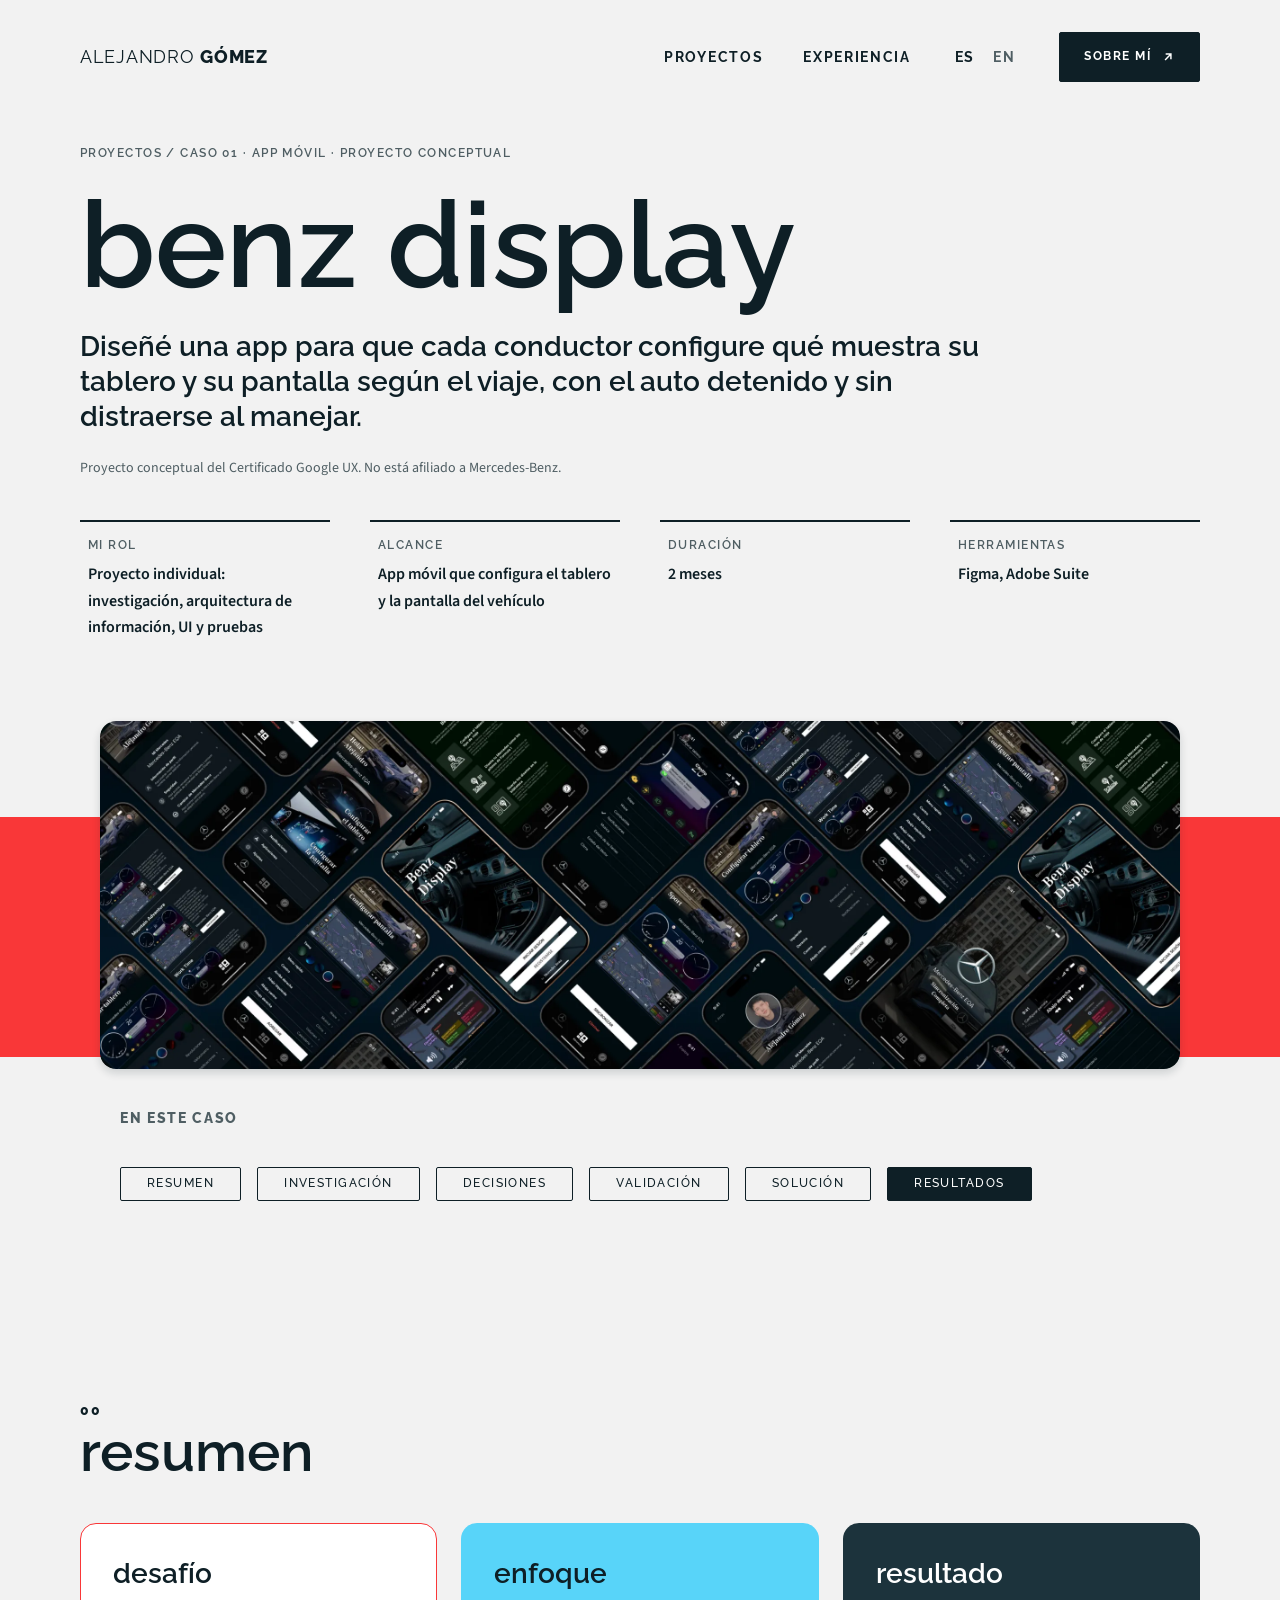
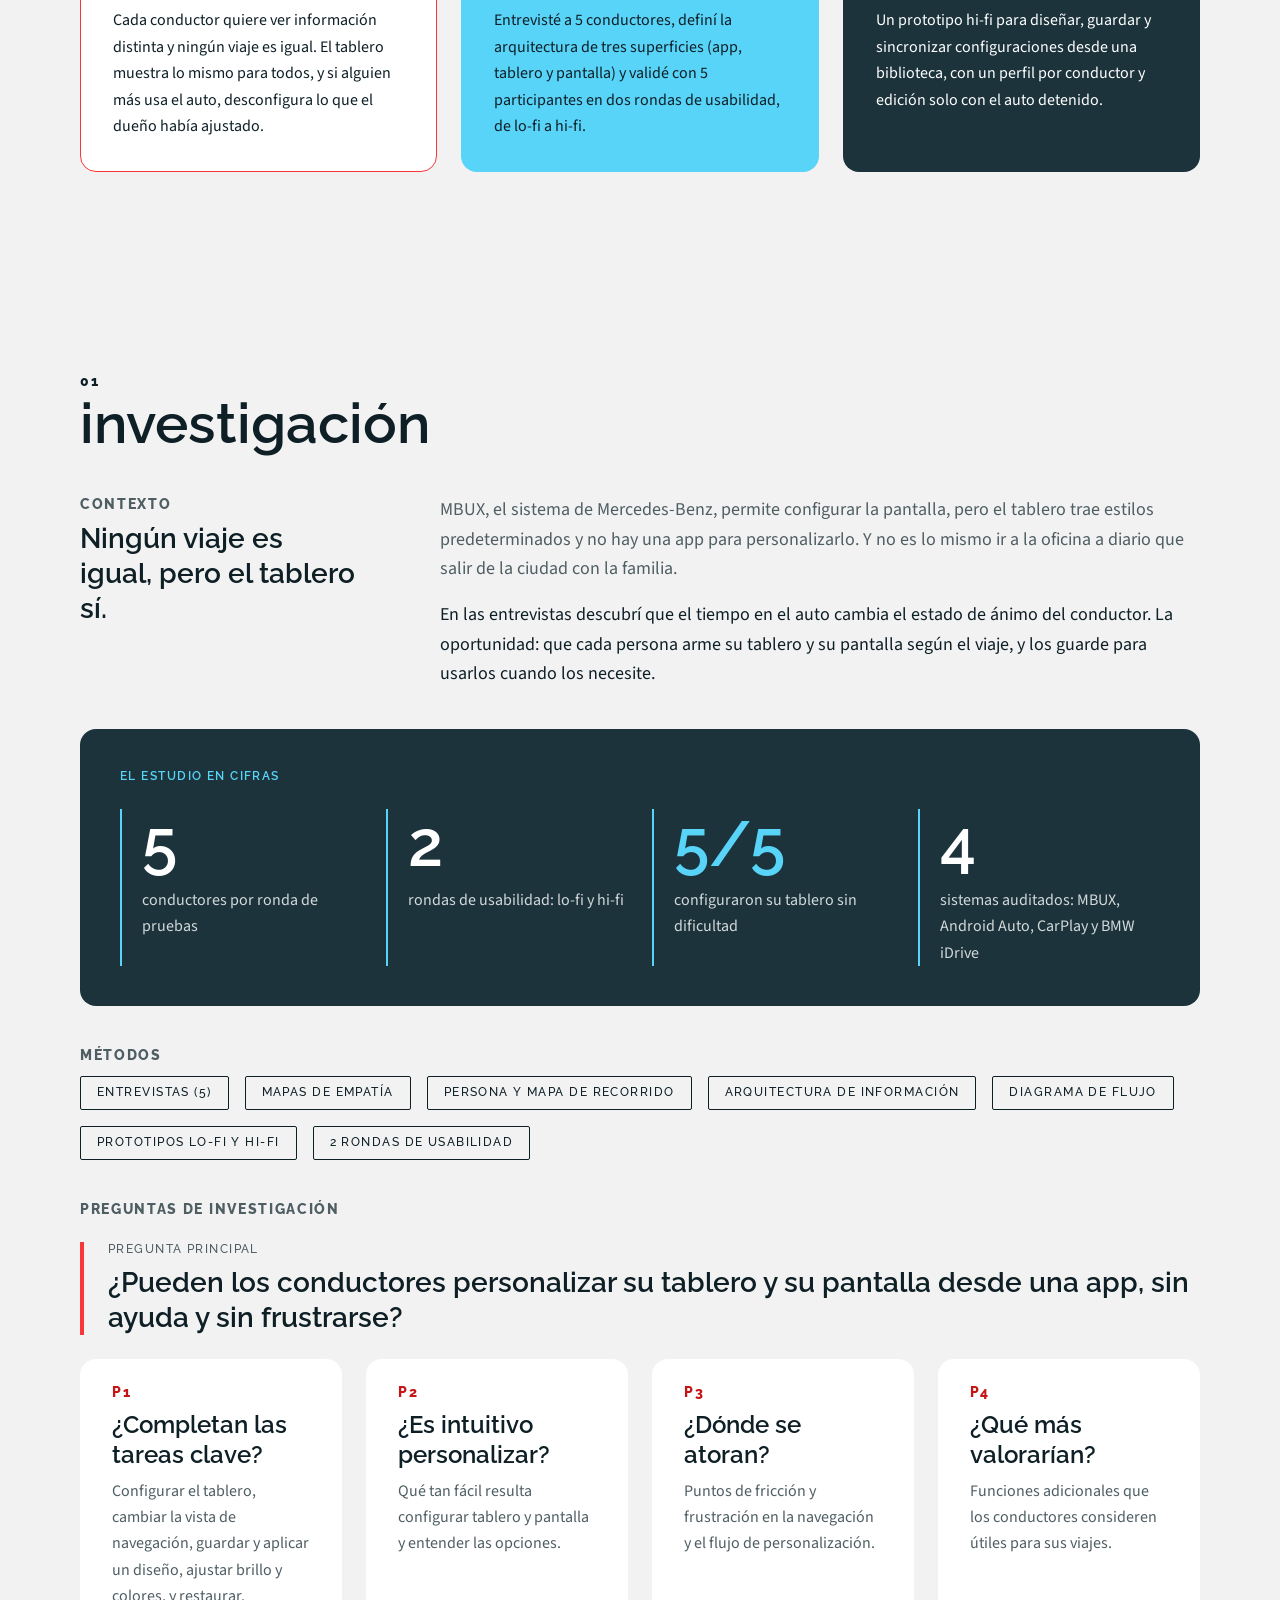
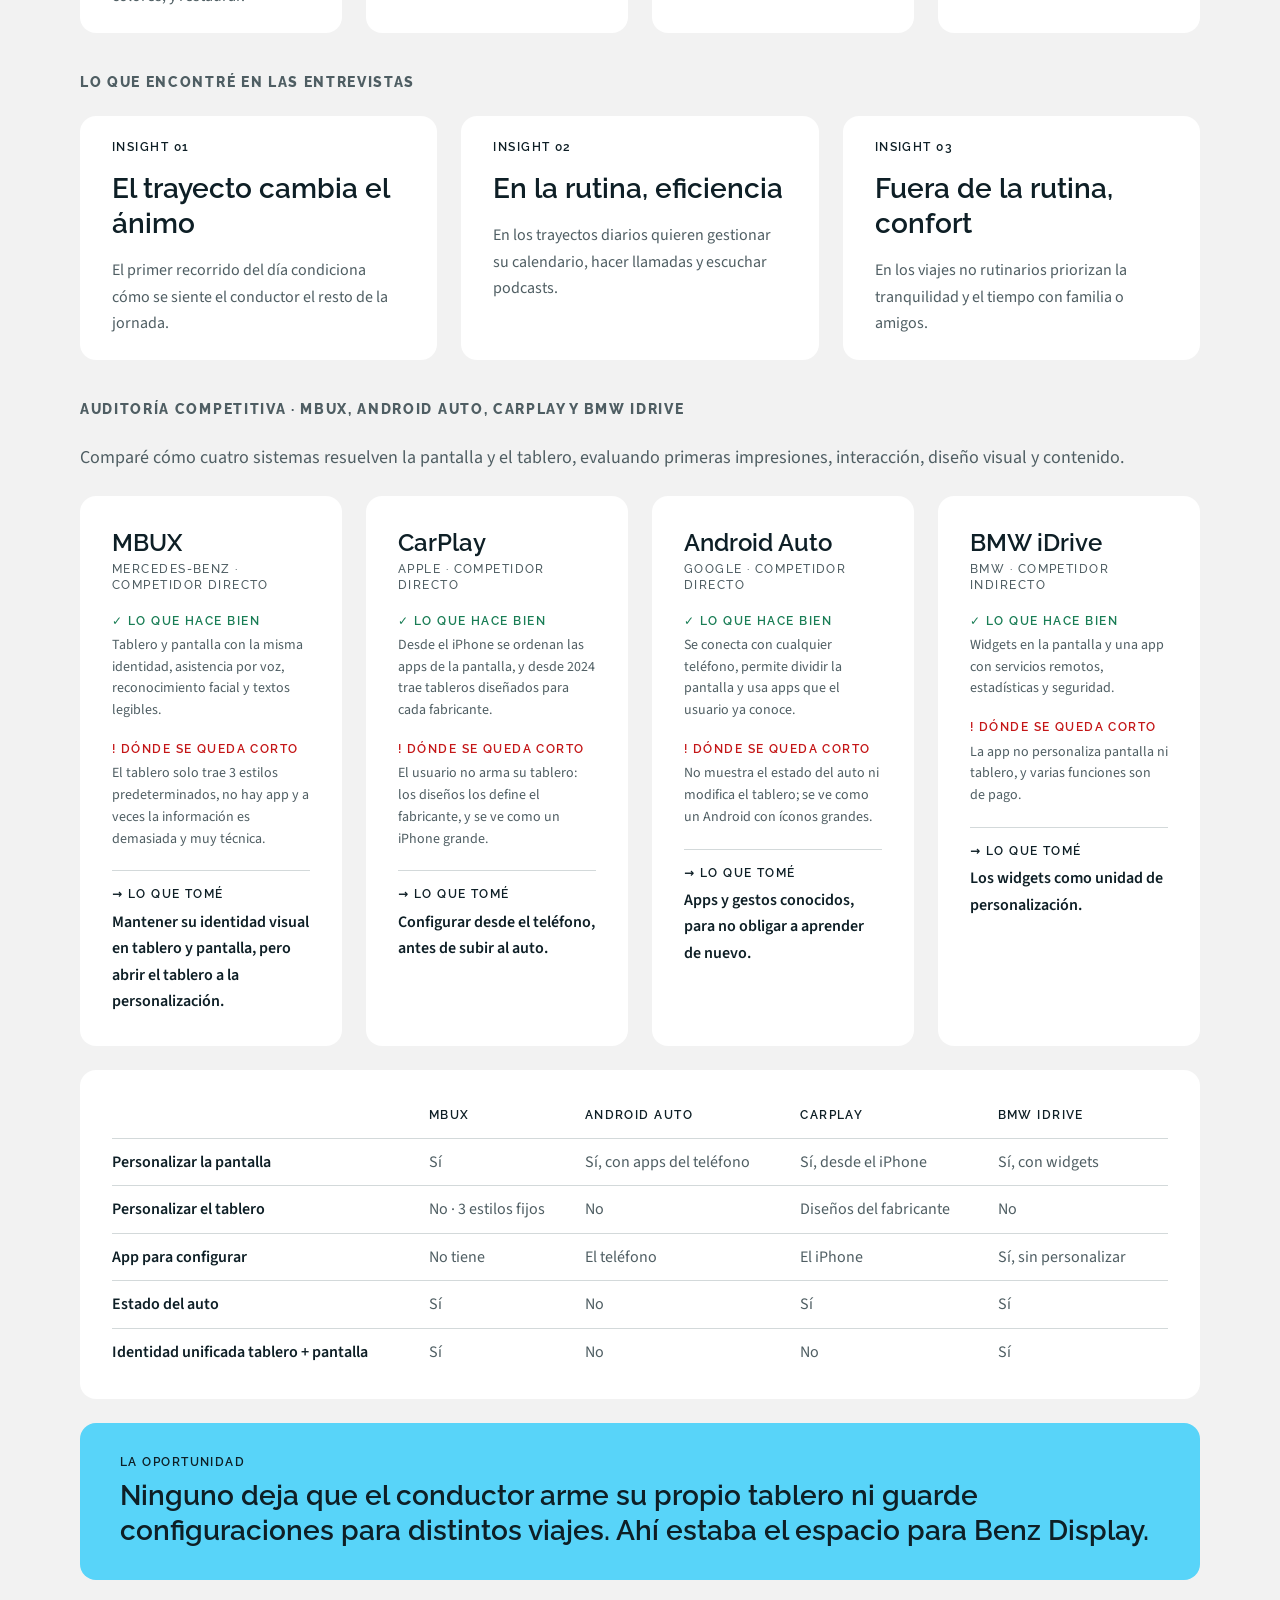
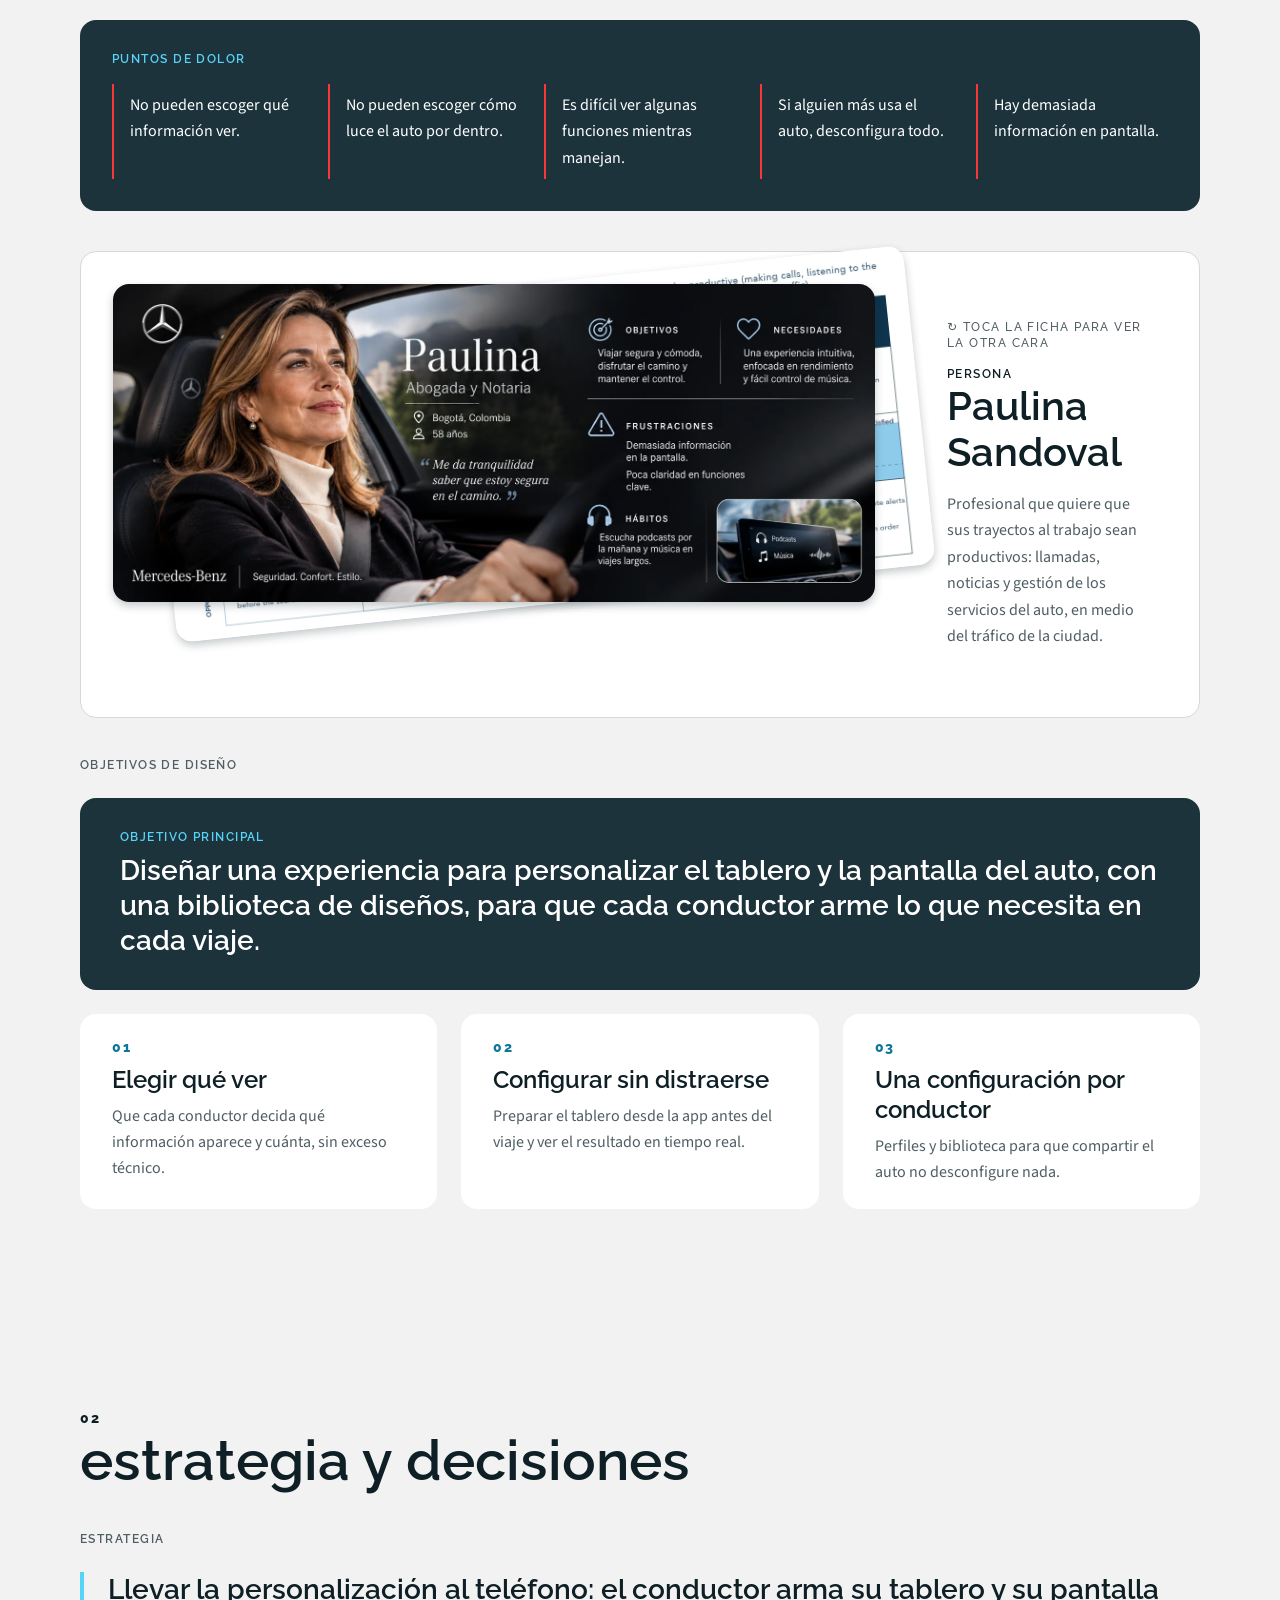
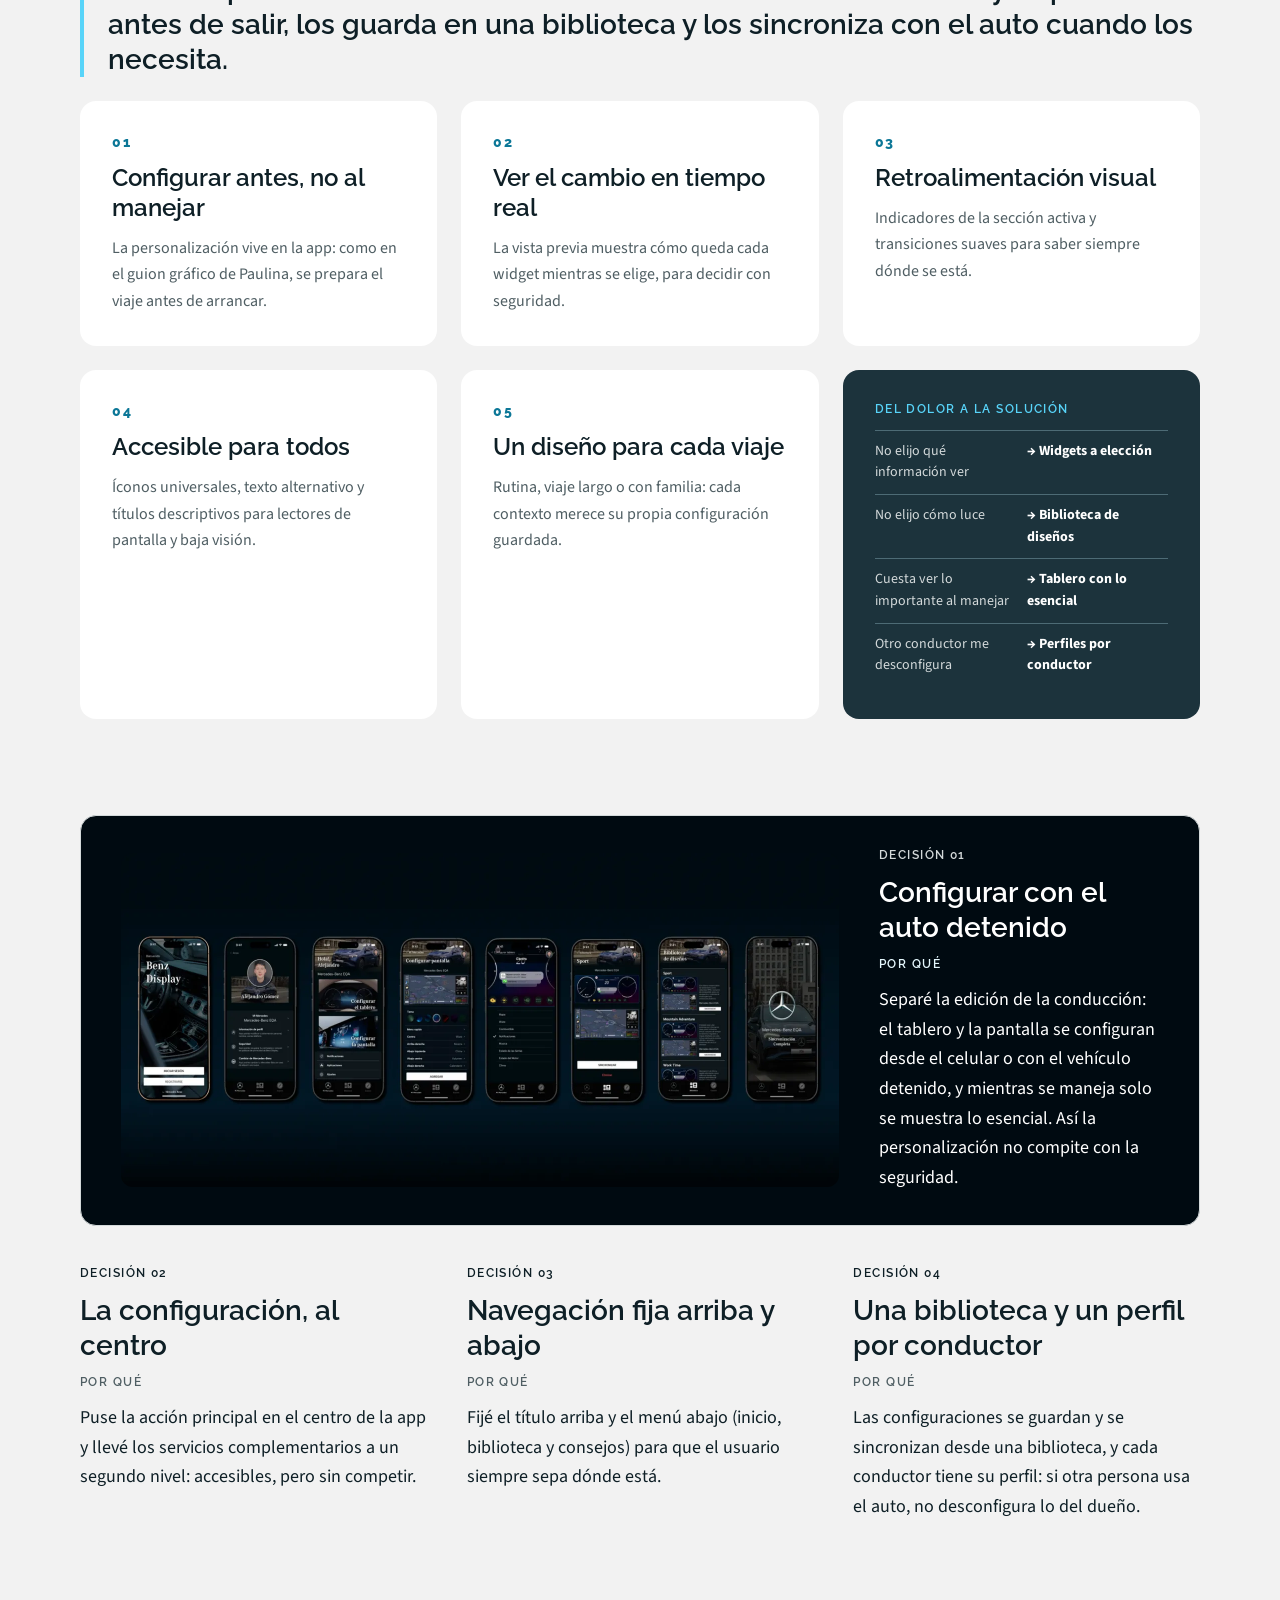
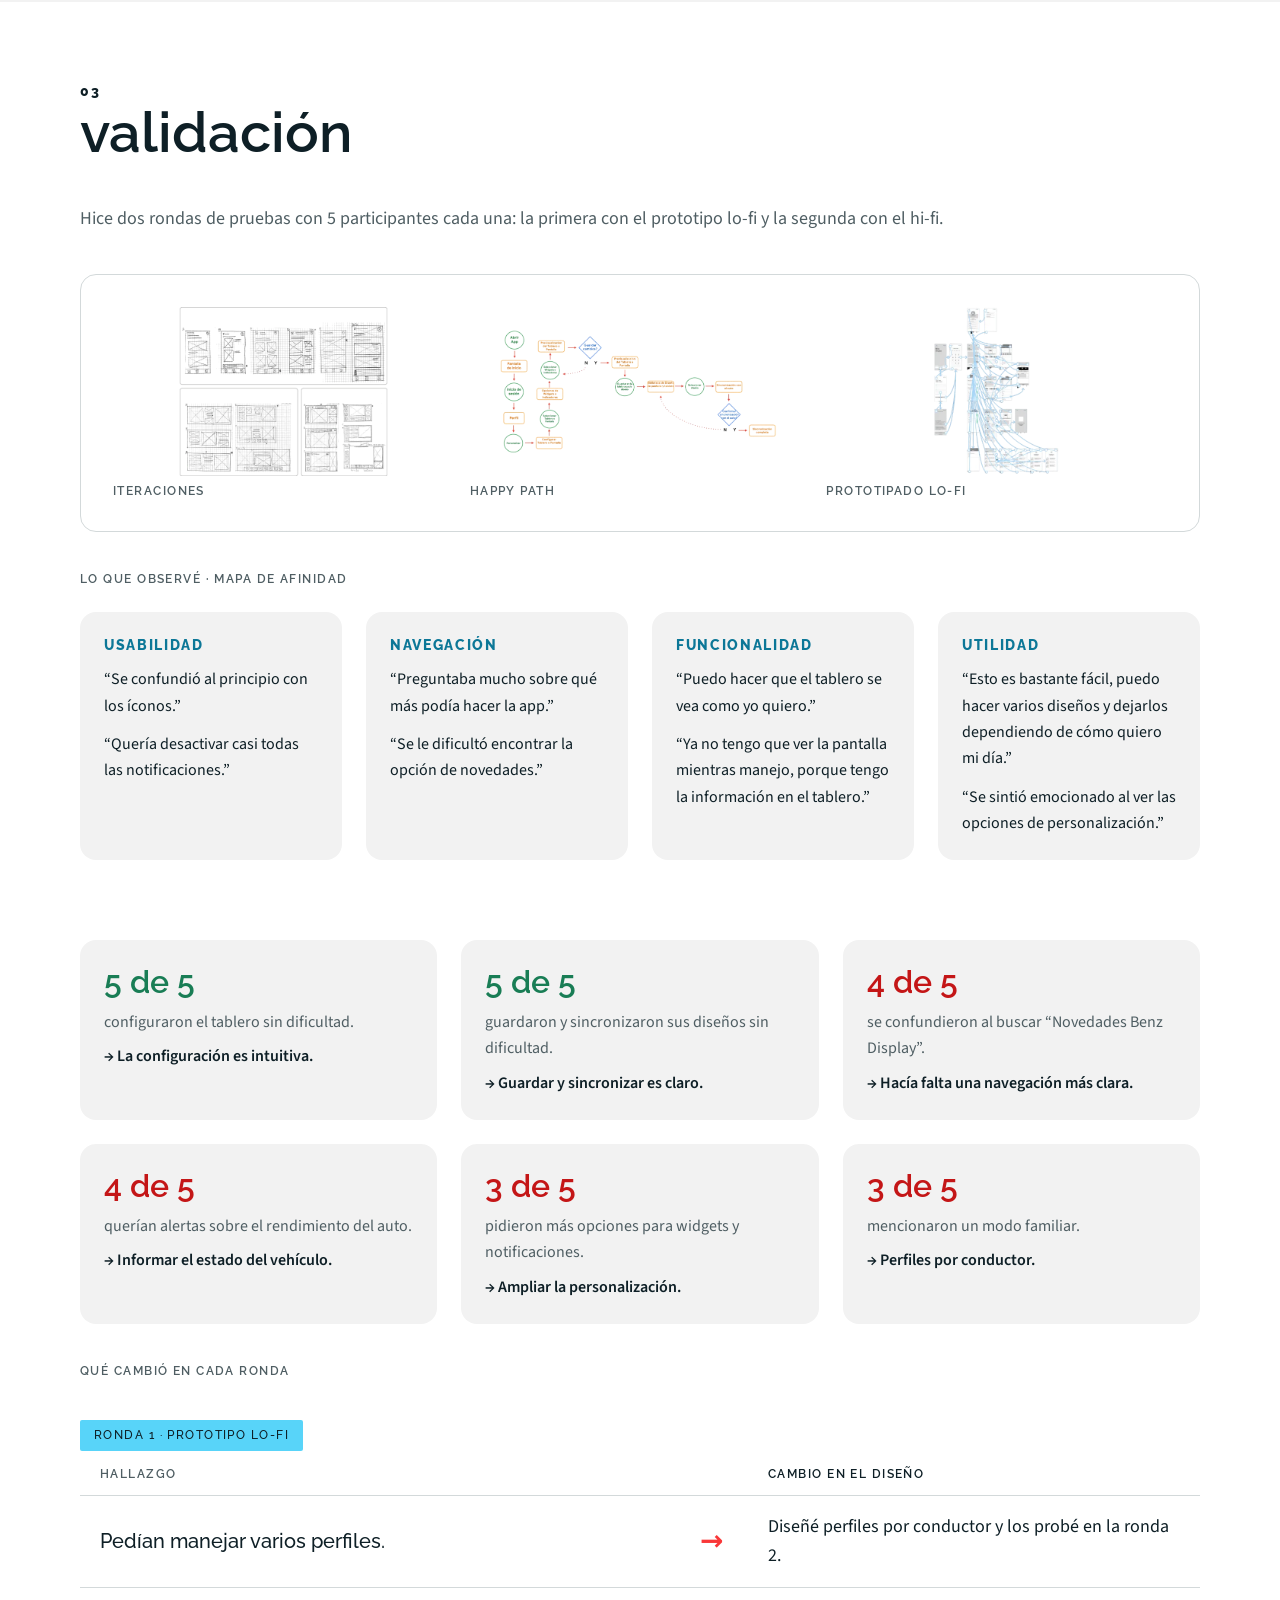
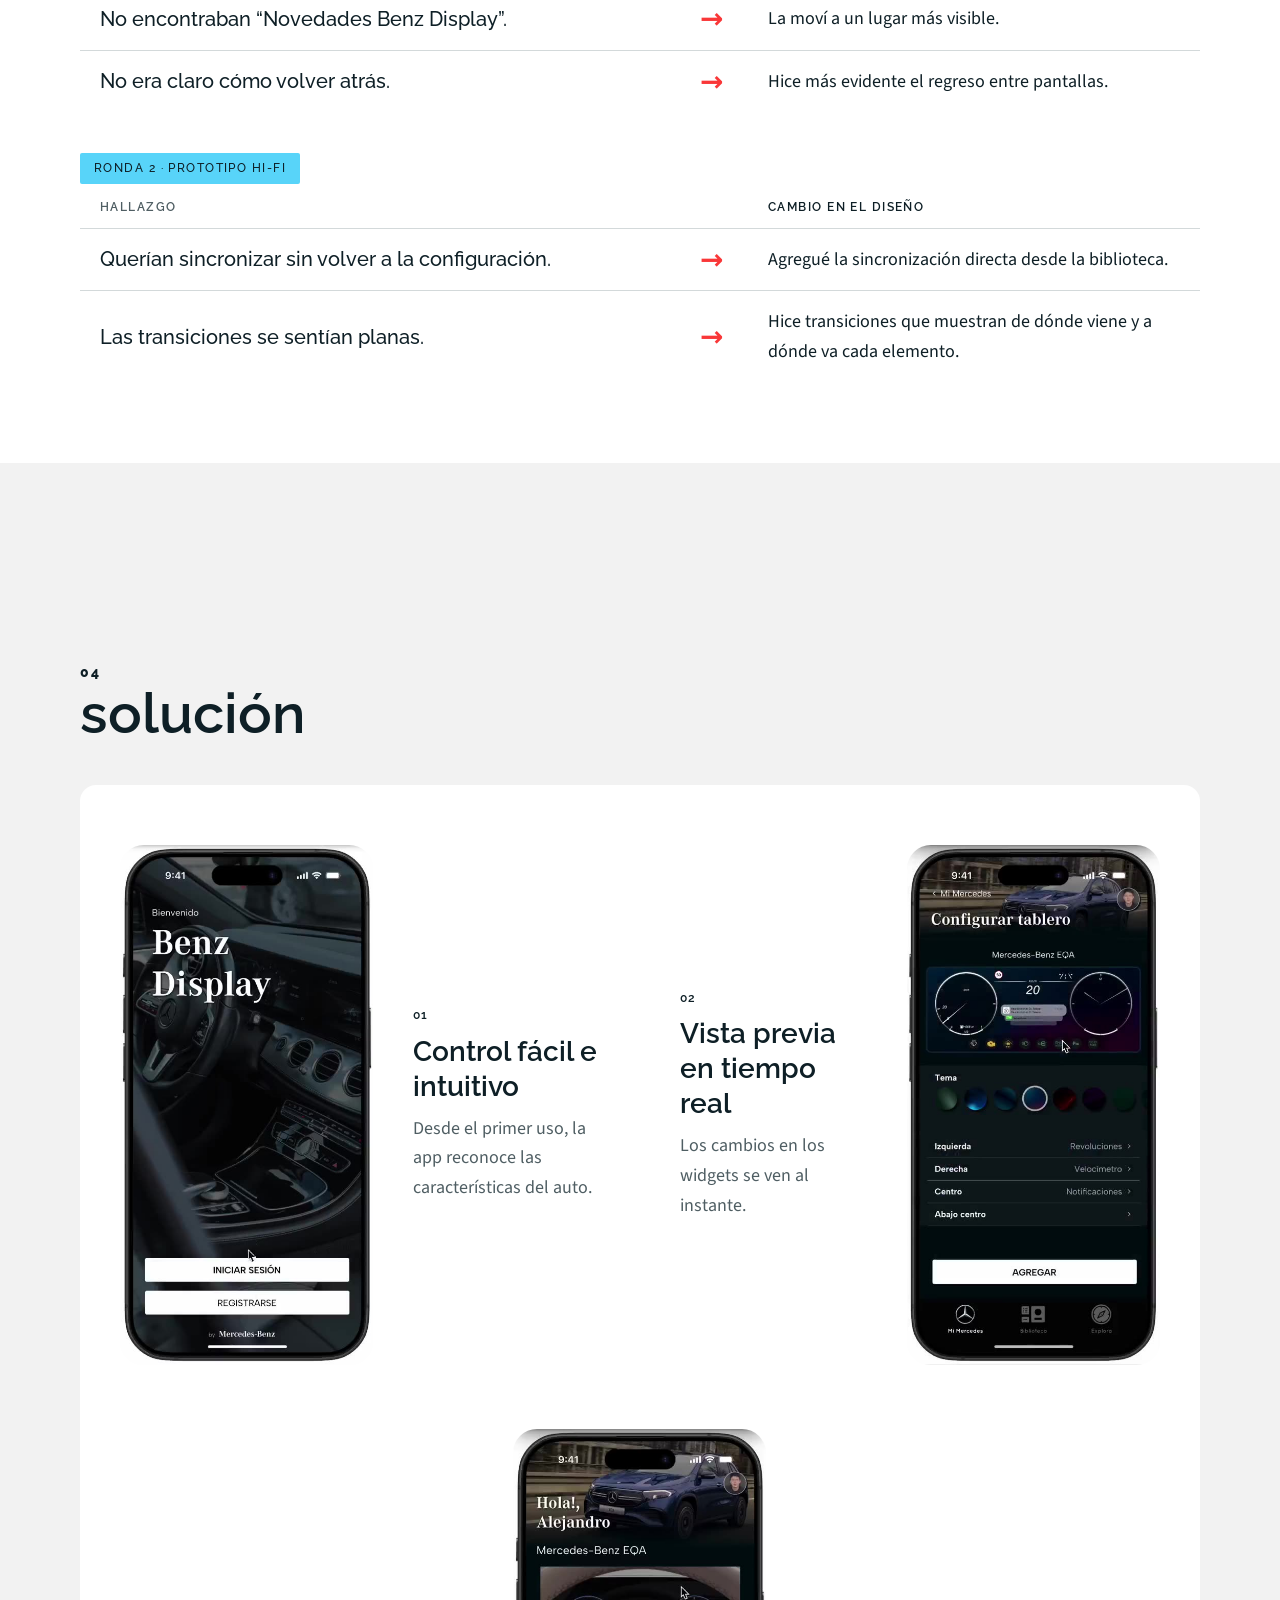
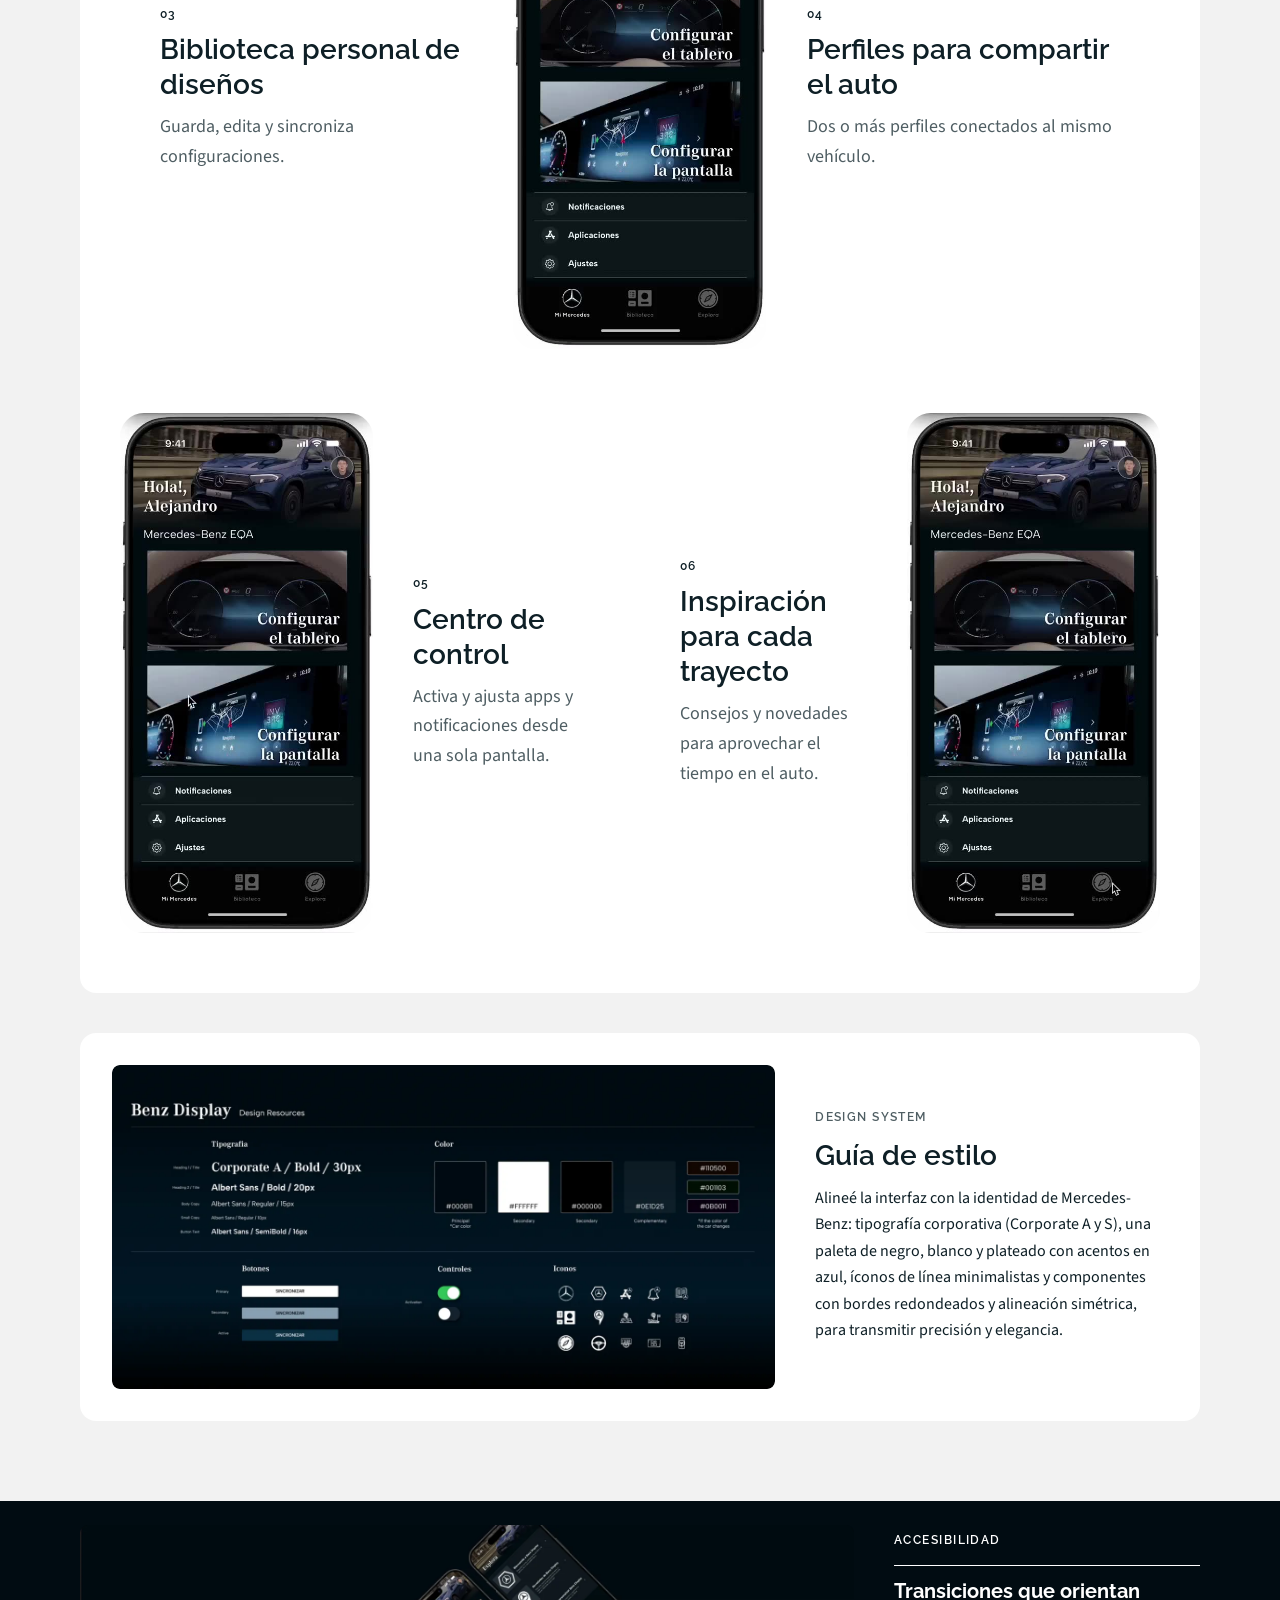
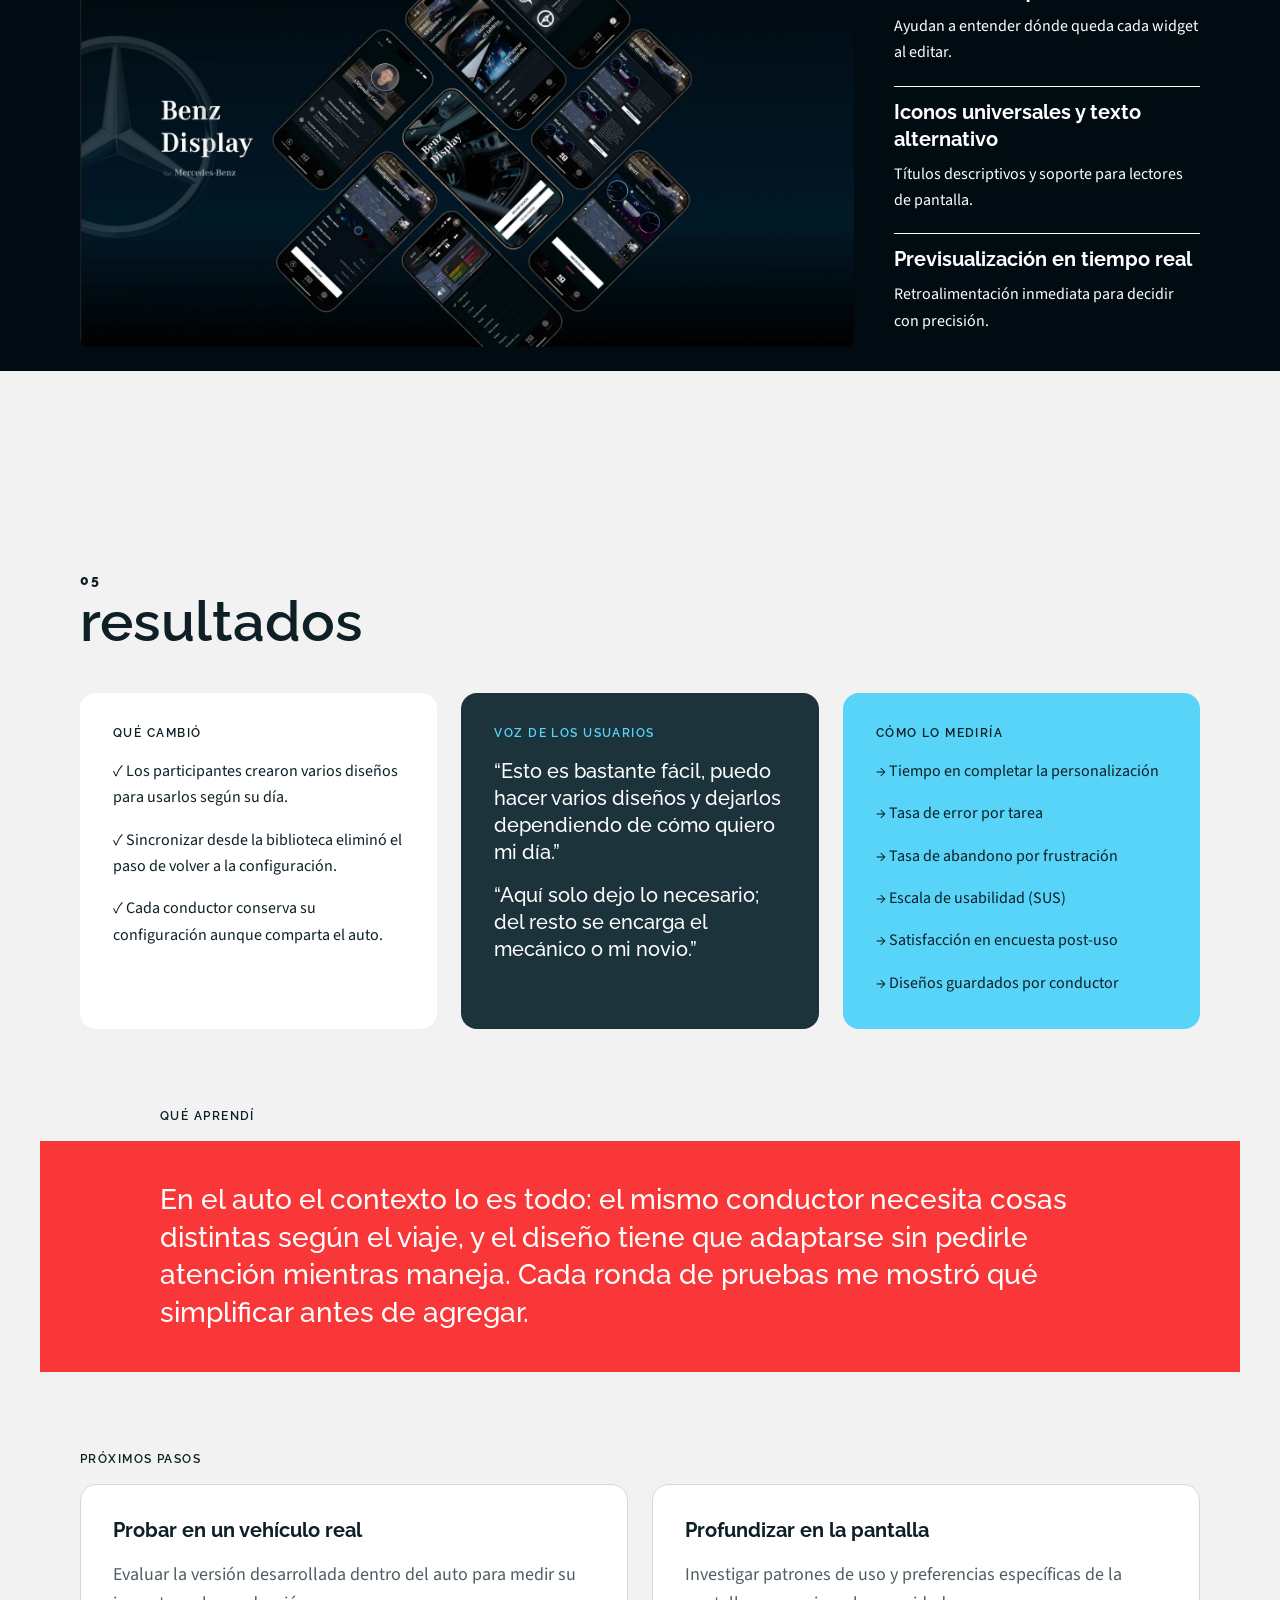
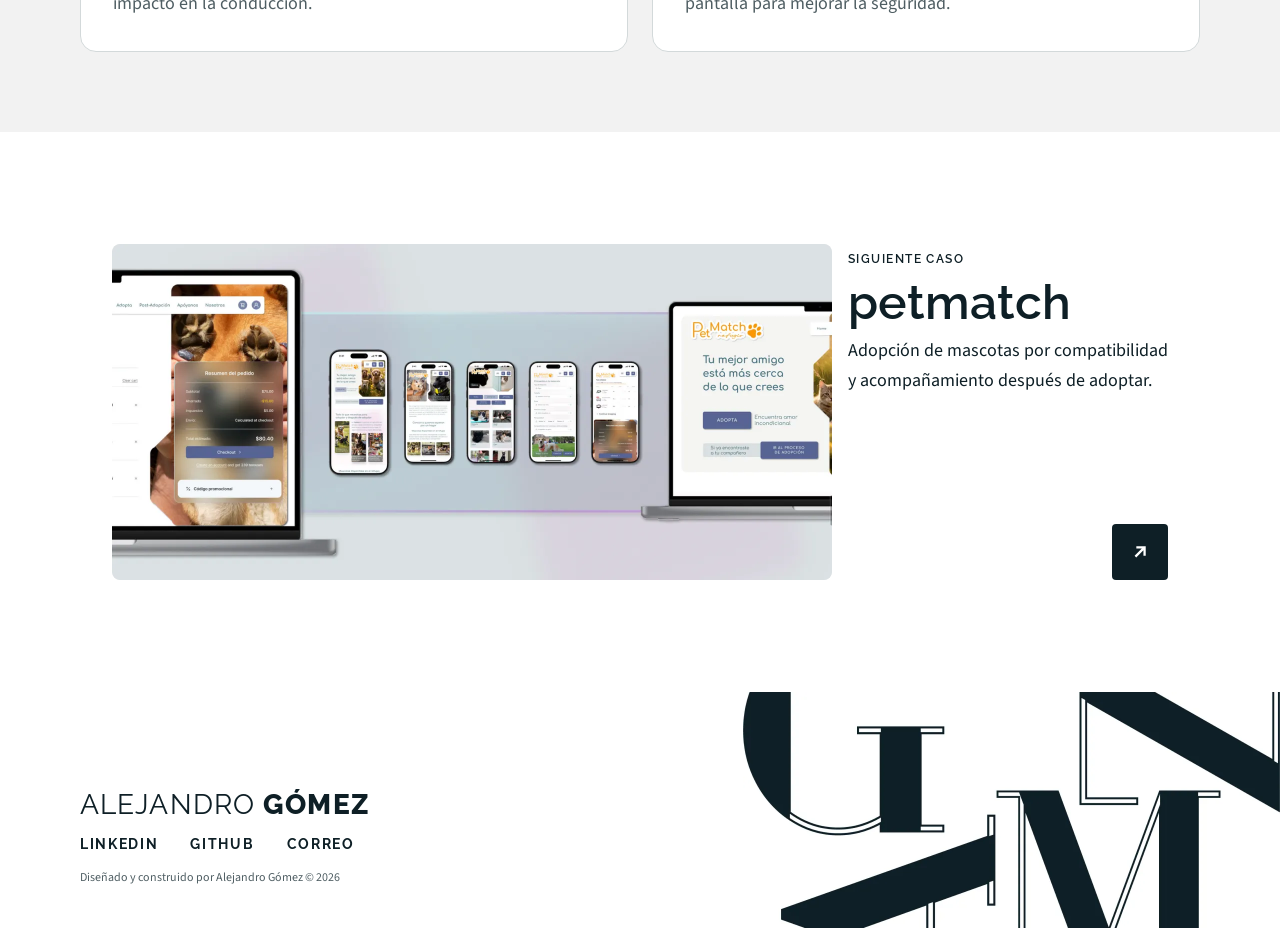
<file: casos/benz-display.html>
<!doctype html>
<html lang="es">
<head>
<meta charset="utf-8"><meta name="viewport" content="width=device-width,initial-scale=1">
<title>Benz Display · Alejandro Gómez</title>
<meta name="description" content="Diseñé una app para que cada conductor configure qué muestra su tablero y su pantalla según el viaje, con el auto detenido y sin distraerse al manejar.">
<link rel="canonical" href="https://alejoogmz.github.io/casos/benz-display.html">
<meta property="og:type" content="article"><meta property="og:site_name" content="Alejandro Gómez · UX/UI"><meta property="og:locale" content="es_CO"><meta property="og:locale:alternate" content="en_US">
<meta property="og:url" content="https://alejoogmz.github.io/casos/benz-display.html"><meta property="og:title" content="Benz Display · Alejandro Gómez"><meta property="og:description" content="Diseñé una app para que cada conductor configure qué muestra su tablero y su pantalla según el viaje, con el auto detenido y sin distraerse al manejar.">
<meta property="og:image" content="https://alejoogmz.github.io/assets/img/og-benz-display.jpg"><meta property="og:image:width" content="1200"><meta property="og:image:height" content="630"><meta property="og:image:alt" content="Pantallas de la app Benz Display">
<meta name="twitter:card" content="summary_large_image"><meta name="theme-color" content="#0E1F26">
<link rel="icon" href="../assets/favicon.svg" type="image/svg+xml">
<link rel="preconnect" href="https://fonts.googleapis.com"><link rel="preconnect" href="https://fonts.gstatic.com" crossorigin>
<link href="https://fonts.googleapis.com/css2?family=Raleway:wght@400;500;600;700;800&family=Source+Sans+3:wght@400;600;700&display=swap" rel="stylesheet">
<link rel="stylesheet" href="../css/tokens.css"><link rel="stylesheet" href="../css/main.css"><link rel="stylesheet" href="../css/caso.css">
</head>
<body data-page="caso-benz-display" data-root="../">
<main id="main">
<header class="c-hero"><div class="cw">
<p class="t-et-m c-gris reveal" data-i18n="benz-display.275">Proyectos  /  Caso 01  ·  App móvil · Proyecto conceptual</p>
<h1 class="split">benz display</h1>
<p class="t-sub1 lead reveal" data-i18n="benz-display.276" style="--d:.4s">Diseñé una app para que cada conductor configure qué muestra su tablero y su pantalla según el viaje, con el auto detenido y sin distraerse al manejar.</p>
<p class="t-c14 c-gris reveal" data-i18n="benz-display.277" style="--d:.5s">Proyecto conceptual del Certificado Google UX. No está afiliado a Mercedes-Benz.</p>
<div class="ficha" data-stagger=".08"><div><p class="t-et-m c-gris" data-i18n="benz-display.261">Mi rol</p><p class="t-c16b" data-i18n="benz-display.262">Proyecto individual: investigación, arquitectura de información, UI y pruebas</p></div><div><p class="t-et-m c-gris" data-i18n="benz-display.263">Alcance</p><p class="t-c16b" data-i18n="benz-display.264">App móvil que configura el tablero y la pantalla del vehículo</p></div><div><p class="t-et-m c-gris" data-i18n="benz-display.265">Duración</p><p class="t-c16b" data-i18n="benz-display.266">2 meses</p></div><div><p class="t-et-m c-gris" data-i18n="benz-display.267">Herramientas</p><p class="t-c16b" data-i18n="benz-display.268">Figma, Adobe Suite</p></div></div>
</div></header>
<div class="c-cover"><div class="c-cover__band"></div><div class="c-cover__img reveal"><img src="../assets/img/p3-b-hero.webp" alt="Pantallas de la app Benz Display" data-i18n-attr="alt:benz-display.278" onerror="this.style.display='none'" fetchpriority="high"></div>
<div class="indice reveal"><p class="c-label c-label--l" data-i18n="benz-display.279">En este caso</p><nav aria-label="Secciones del caso"><a class="tag" data-i18n="benz-display.269" href="#resumen">Resumen</a><a class="tag" data-i18n="benz-display.270" href="#investigacion">Investigación</a><a class="tag" data-i18n="benz-display.271" href="#decisiones">Decisiones</a><a class="tag" data-i18n="benz-display.272" href="#validacion">Validación</a><a class="tag" data-i18n="benz-display.273" href="#solucion">Solución</a><a class="tag" data-i18n="benz-display.274" href="#resultados">Resultados</a></nav></div></div>
<section id="resumen" class="c-sec"><div class="cw"><div class="c-title reveal"><p class="t-et-l">00</p><h2 class="t-h1" data-i18n="benz-display.001">resumen</h2></div><div class="bento3" data-stagger=".1"><div class="card card--rojo-line"><h3 class="t-sub1" data-i18n="benz-display.002">desafío</h3><p class="t-c16" data-i18n="benz-display.003">Cada conductor quiere ver información distinta y ningún viaje es igual. El tablero muestra lo mismo para todos, y si alguien más usa el auto, desconfigura lo que el dueño había ajustado.</p></div><div class="card card--cian"><h3 class="t-sub1" data-i18n="benz-display.004">enfoque</h3><p class="t-c16" data-i18n="benz-display.005">Entrevisté a 5 conductores, definí la arquitectura de tres superficies (app, tablero y pantalla) y validé con 5 participantes en dos rondas de usabilidad, de lo-fi a hi-fi.</p></div><div class="card card--dark"><h3 class="t-sub1" data-i18n="benz-display.006">resultado</h3><p class="t-c16" data-i18n="benz-display.007">Un prototipo hi-fi para diseñar, guardar y sincronizar configuraciones desde una biblioteca, con un perfil por conductor y edición solo con el auto detenido.</p></div></div></div></section>
<section id="investigacion" class="c-sec"><div class="cw"><div class="c-title reveal"><p class="t-et-l">01</p><h2 class="t-h1" data-i18n="benz-display.008">investigación</h2></div><div class="contexto reveal"><div class="contexto__l"><p class="c-label c-label--l" data-i18n="benz-display.009">Contexto</p><p class="t-sub1" data-i18n="benz-display.010">Ningún viaje es igual, pero el tablero sí.</p></div>
<div class="contexto__r"><p class="t-c18 c-gris" data-i18n="benz-display.011">MBUX, el sistema de Mercedes-Benz, permite configurar la pantalla, pero el tablero trae estilos predeterminados y no hay una app para personalizarlo. Y no es lo mismo ir a la oficina a diario que salir de la ciudad con la familia.</p><p class="t-c18 " data-i18n="benz-display.012">En las entrevistas descubrí que el tiempo en el auto cambia el estado de ánimo del conductor. La oportunidad: que cada persona arme su tablero y su pantalla según el viaje, y los guarde para usarlos cuando los necesite.</p></div></div><div class="cifras reveal"><p class="t-et-m c-cian" data-i18n="benz-display.017">El estudio en cifras</p><div class="cifras__row" data-stagger=".1"><div class="cifra"><p class="t-display-s c-blanco" data-count="5">5</p><p class="t-c16" data-i18n="benz-display.013">conductores por ronda de pruebas</p></div><div class="cifra"><p class="t-display-s c-blanco" data-count="2">2</p><p class="t-c16" data-i18n="benz-display.014">rondas de usabilidad: lo-fi y hi-fi</p></div><div class="cifra"><p class="t-display-s c-cian" data-count="5/5">5/5</p><p class="t-c16" data-i18n="benz-display.015">configuraron su tablero sin dificultad</p></div><div class="cifra"><p class="t-display-s c-blanco" data-count="4">4</p><p class="t-c16" data-i18n="benz-display.016">sistemas auditados: MBUX, Android Auto, CarPlay y BMW iDrive</p></div></div></div><div class="c-stack reveal" style="gap:12px"><p class="c-label c-label--l" data-i18n="benz-display.018">Métodos</p><div class="tags-row" data-stagger=".05"><span class="tag" data-i18n="benz-display.019">Entrevistas (5)</span><span class="tag" data-i18n="benz-display.020">Mapas de empatía</span><span class="tag" data-i18n="benz-display.021">Persona y mapa de recorrido</span><span class="tag" data-i18n="benz-display.022">Arquitectura de información</span><span class="tag" data-i18n="benz-display.023">Diagrama de flujo</span><span class="tag" data-i18n="benz-display.024">Prototipos lo-fi y hi-fi</span><span class="tag" data-i18n="benz-display.025">2 rondas de usabilidad</span></div></div><div class="c-stack"><p class="c-label c-label--l reveal" data-i18n="benz-display.034">Preguntas de investigación</p><div class="principal reveal"><p class="t-et-s c-gris" data-i18n="benz-display.035">Pregunta principal</p><p class="t-sub1" data-i18n="benz-display.036">¿Pueden los conductores personalizar su tablero y su pantalla desde una app, sin ayuda y sin frustrarse?</p></div>
<div class="g4" data-stagger=".1"><div class="card" style="padding:24px 32px;gap:8px"><p class="num">P1</p><h3 class="t-sub2" data-i18n="benz-display.026">¿Completan las tareas clave?</h3><p class="t-c16 c-gris" data-i18n="benz-display.027">Configurar el tablero, cambiar la vista de navegación, guardar y aplicar un diseño, ajustar brillo y colores, y restaurar.</p></div><div class="card" style="padding:24px 32px;gap:8px"><p class="num">P2</p><h3 class="t-sub2" data-i18n="benz-display.028">¿Es intuitivo personalizar?</h3><p class="t-c16 c-gris" data-i18n="benz-display.029">Qué tan fácil resulta configurar tablero y pantalla y entender las opciones.</p></div><div class="card" style="padding:24px 32px;gap:8px"><p class="num">P3</p><h3 class="t-sub2" data-i18n="benz-display.030">¿Dónde se atoran?</h3><p class="t-c16 c-gris" data-i18n="benz-display.031">Puntos de fricción y frustración en la navegación y el flujo de personalización.</p></div><div class="card" style="padding:24px 32px;gap:8px"><p class="num">P4</p><h3 class="t-sub2" data-i18n="benz-display.032">¿Qué más valorarían?</h3><p class="t-c16 c-gris" data-i18n="benz-display.033">Funciones adicionales que los conductores consideren útiles para sus viajes.</p></div></div></div><div class="c-stack"><p class="c-label c-label--l reveal" data-i18n="benz-display.046">Lo que encontré en las entrevistas</p><div class="g3" data-stagger=".1"><div class="card" style="padding:24px 32px"><p class="t-et-m" data-i18n="benz-display.037">Insight 01</p><h3 class="t-sub1" data-i18n="benz-display.038">El trayecto cambia el ánimo</h3><p class="t-c16 c-gris" data-i18n="benz-display.039">El primer recorrido del día condiciona cómo se siente el conductor el resto de la jornada.</p></div><div class="card" style="padding:24px 32px"><p class="t-et-m" data-i18n="benz-display.040">Insight 02</p><h3 class="t-sub1" data-i18n="benz-display.041">En la rutina, eficiencia</h3><p class="t-c16 c-gris" data-i18n="benz-display.042">En los trayectos diarios quieren gestionar su calendario, hacer llamadas y escuchar podcasts.</p></div><div class="card" style="padding:24px 32px"><p class="t-et-m" data-i18n="benz-display.043">Insight 03</p><h3 class="t-sub1" data-i18n="benz-display.044">Fuera de la rutina, confort</h3><p class="t-c16 c-gris" data-i18n="benz-display.045">En los viajes no rutinarios priorizan la tranquilidad y el tiempo con familia o amigos.</p></div></div></div><div class="c-stack"><p class="c-label c-label--l reveal" data-i18n="benz-display.097">Auditoría competitiva · MBUX, Android Auto, CarPlay y BMW iDrive</p><p class="t-c18 c-gris reveal" data-i18n="benz-display.098">Comparé cómo cuatro sistemas resuelven la pantalla y el tablero, evaluando primeras impresiones, interacción, diseño visual y contenido.</p>
<div class="g4" data-stagger=".1"><div class="card ref"><div class="ref__head"><h3 class="t-sub2">MBUX</h3><p class="t-et-s c-gris" data-i18n="benz-display.047">Mercedes-Benz · competidor directo</p></div>
<div class="ref__b"><p class="t-et-m ok" data-i18n="benz-display.048">✓  Lo que hace bien</p><p class="t-c14 c-gris" data-i18n="benz-display.049">Tablero y pantalla con la misma identidad, asistencia por voz, reconocimiento facial y textos legibles.</p></div>
<div class="ref__b"><p class="t-et-m ko" data-i18n="benz-display.050">!  Dónde se queda corto</p><p class="t-c14 c-gris" data-i18n="benz-display.051">El tablero solo trae 3 estilos predeterminados, no hay app y a veces la información es demasiada y muy técnica.</p></div>
<div class="ref__take"><p class="t-et-m" data-i18n="benz-display.052">→  Lo que tomé</p><p class="t-c16b" data-i18n="benz-display.053">Mantener su identidad visual en tablero y pantalla, pero abrir el tablero a la personalización.</p></div></div><div class="card ref"><div class="ref__head"><h3 class="t-sub2">CarPlay</h3><p class="t-et-s c-gris" data-i18n="benz-display.054">Apple · competidor directo</p></div>
<div class="ref__b"><p class="t-et-m ok" data-i18n="benz-display.055">✓  Lo que hace bien</p><p class="t-c14 c-gris" data-i18n="benz-display.056">Desde el iPhone se ordenan las apps de la pantalla, y desde 2024 trae tableros diseñados para cada fabricante.</p></div>
<div class="ref__b"><p class="t-et-m ko" data-i18n="benz-display.057">!  Dónde se queda corto</p><p class="t-c14 c-gris" data-i18n="benz-display.058">El usuario no arma su tablero: los diseños los define el fabricante, y se ve como un iPhone grande.</p></div>
<div class="ref__take"><p class="t-et-m" data-i18n="benz-display.059">→  Lo que tomé</p><p class="t-c16b" data-i18n="benz-display.060">Configurar desde el teléfono, antes de subir al auto.</p></div></div><div class="card ref"><div class="ref__head"><h3 class="t-sub2">Android Auto</h3><p class="t-et-s c-gris" data-i18n="benz-display.061">Google · competidor directo</p></div>
<div class="ref__b"><p class="t-et-m ok" data-i18n="benz-display.062">✓  Lo que hace bien</p><p class="t-c14 c-gris" data-i18n="benz-display.063">Se conecta con cualquier teléfono, permite dividir la pantalla y usa apps que el usuario ya conoce.</p></div>
<div class="ref__b"><p class="t-et-m ko" data-i18n="benz-display.064">!  Dónde se queda corto</p><p class="t-c14 c-gris" data-i18n="benz-display.065">No muestra el estado del auto ni modifica el tablero; se ve como un Android con íconos grandes.</p></div>
<div class="ref__take"><p class="t-et-m" data-i18n="benz-display.066">→  Lo que tomé</p><p class="t-c16b" data-i18n="benz-display.067">Apps y gestos conocidos, para no obligar a aprender de nuevo.</p></div></div><div class="card ref"><div class="ref__head"><h3 class="t-sub2">BMW iDrive</h3><p class="t-et-s c-gris" data-i18n="benz-display.068">BMW · competidor indirecto</p></div>
<div class="ref__b"><p class="t-et-m ok" data-i18n="benz-display.069">✓  Lo que hace bien</p><p class="t-c14 c-gris" data-i18n="benz-display.070">Widgets en la pantalla y una app con servicios remotos, estadísticas y seguridad.</p></div>
<div class="ref__b"><p class="t-et-m ko" data-i18n="benz-display.071">!  Dónde se queda corto</p><p class="t-c14 c-gris" data-i18n="benz-display.072">La app no personaliza pantalla ni tablero, y varias funciones son de pago.</p></div>
<div class="ref__take"><p class="t-et-m" data-i18n="benz-display.073">→  Lo que tomé</p><p class="t-c16b" data-i18n="benz-display.074">Los widgets como unidad de personalización.</p></div></div></div>
<div class="tabla reveal"><table><thead><tr><th scope="col"></th><th scope="col">MBUX</th><th scope="col">Android Auto</th><th scope="col">CarPlay</th><th scope="col">BMW iDrive</th></tr></thead><tbody><tr><td data-i18n="benz-display.075">Personalizar la pantalla</td><td data-i18n="benz-display.076">Sí</td><td data-i18n="benz-display.077">Sí, con apps del teléfono</td><td data-i18n="benz-display.078">Sí, desde el iPhone</td><td data-i18n="benz-display.079">Sí, con widgets</td></tr><tr><td data-i18n="benz-display.080">Personalizar el tablero</td><td data-i18n="benz-display.081">No · 3 estilos fijos</td><td>No</td><td data-i18n="benz-display.082">Diseños del fabricante</td><td>No</td></tr><tr><td data-i18n="benz-display.083">App para configurar</td><td data-i18n="benz-display.084">No tiene</td><td data-i18n="benz-display.085">El teléfono</td><td data-i18n="benz-display.086">El iPhone</td><td data-i18n="benz-display.087">Sí, sin personalizar</td></tr><tr><td data-i18n="benz-display.088">Estado del auto</td><td data-i18n="benz-display.089">Sí</td><td>No</td><td data-i18n="benz-display.090">Sí</td><td data-i18n="benz-display.091">Sí</td></tr><tr><td data-i18n="benz-display.092">Identidad unificada tablero + pantalla</td><td data-i18n="benz-display.093">Sí</td><td>No</td><td>No</td><td data-i18n="benz-display.094">Sí</td></tr></tbody></table></div><div class="card card--cian reveal" style="padding:32px 40px;gap:8px"><p class="t-et-m" data-i18n="benz-display.095">La oportunidad</p><p class="t-sub1" data-i18n="benz-display.096">Ninguno deja que el conductor arme su propio tablero ni guarde configuraciones para distintos viajes. Ahí estaba el espacio para Benz Display.</p></div></div><div class="dolor reveal"><p class="t-et-m c-cian" data-i18n="benz-display.099">Puntos de dolor</p><div class="dolor__list" data-stagger=".08"><p class="t-c16" data-i18n="benz-display.100">No pueden escoger qué información ver.</p><p class="t-c16" data-i18n="benz-display.101">No pueden escoger cómo luce el auto por dentro.</p><p class="t-c16" data-i18n="benz-display.102">Es difícil ver algunas funciones mientras manejan.</p><p class="t-c16" data-i18n="benz-display.103">Si alguien más usa el auto, desconfigura todo.</p><p class="t-c16" data-i18n="benz-display.104">Hay demasiada información en pantalla.</p></div></div><div class="persona reveal"><div class="persona__card" role="button" tabindex="0" aria-pressed="false" aria-label="Ver la otra cara de la persona" onclick="this.classList.toggle('is-flip');this.setAttribute('aria-pressed',this.classList.contains('is-flip'))" onkeydown="if(event.key==='Enter'||event.key===' '){event.preventDefault();this.click()}"><img src="../assets/img/benz-persona-2.webp" alt="Mapa de recorrido de la persona" data-i18n-attr="alt:benz-display.105" loading="lazy" onerror="this.style.display='none'" class="persona__back"><img src="../assets/img/benz-persona-1.webp" alt="Ficha de la persona Paulina Sandoval" data-i18n-attr="alt:benz-display.106" loading="lazy" onerror="this.style.display='none'" class="persona__front"></div>
<div class="persona__txt"><p class="persona__hint" data-i18n="benz-display.107">↻  Toca la ficha para ver la otra cara</p><div><p class="t-et-m" data-i18n="benz-display.108">Persona</p><h3 class="t-h3">Paulina Sandoval</h3></div><p class="t-c16 c-gris" data-i18n="benz-display.109">Profesional que quiere que sus trayectos al trabajo sean productivos: llamadas, noticias y gestión de los servicios del auto, en medio del tráfico de la ciudad.</p></div></div><div class="c-stack"><p class="c-label reveal" data-i18n="benz-display.116">Objetivos de diseño</p>
<div class="card card--dark reveal" style="padding:32px 40px;gap:8px"><p class="t-et-m c-cian" data-i18n="benz-display.117">Objetivo principal</p><p class="t-sub1" data-i18n="benz-display.118">Diseñar una experiencia para personalizar el tablero y la pantalla del auto, con una biblioteca de diseños, para que cada conductor arme lo que necesita en cada viaje.</p></div>
<div class="g3" data-stagger=".1"><div class="card" style="padding:24px 32px;gap:8px"><p class="num num--cian">01</p><h3 class="t-sub2" data-i18n="benz-display.110">Elegir qué ver</h3><p class="t-c16 c-gris" data-i18n="benz-display.111">Que cada conductor decida qué información aparece y cuánta, sin exceso técnico.</p></div><div class="card" style="padding:24px 32px;gap:8px"><p class="num num--cian">02</p><h3 class="t-sub2" data-i18n="benz-display.112">Configurar sin distraerse</h3><p class="t-c16 c-gris" data-i18n="benz-display.113">Preparar el tablero desde la app antes del viaje y ver el resultado en tiempo real.</p></div><div class="card" style="padding:24px 32px;gap:8px"><p class="num num--cian">03</p><h3 class="t-sub2" data-i18n="benz-display.114">Una configuración por conductor</h3><p class="t-c16 c-gris" data-i18n="benz-display.115">Perfiles y biblioteca para que compartir el auto no desconfigure nada.</p></div></div></div></div></section>
<section id="decisiones" class="c-sec"><div class="cw"><div class="c-title reveal"><p class="t-et-l">02</p><h2 class="t-h1" data-i18n="benz-display.119">estrategia y decisiones</h2></div><div class="c-stack"><p class="c-label reveal" data-i18n="benz-display.139">Estrategia</p><div class="idea reveal"><p class="t-sub1" data-i18n="benz-display.140">Llevar la personalización al teléfono: el conductor arma su tablero y su pantalla antes de salir, los guarda en una biblioteca y los sincroniza con el auto cuando los necesita.</p></div>
<div class="principios-c" data-stagger=".08"><div class="card"><p class="num num--cian">01</p><h3 class="t-sub2" data-i18n="benz-display.120">Configurar antes, no al manejar</h3><p class="t-c16 c-gris" data-i18n="benz-display.121">La personalización vive en la app: como en el guion gráfico de Paulina, se prepara el viaje antes de arrancar.</p></div><div class="card"><p class="num num--cian">02</p><h3 class="t-sub2" data-i18n="benz-display.122">Ver el cambio en tiempo real</h3><p class="t-c16 c-gris" data-i18n="benz-display.123">La vista previa muestra cómo queda cada widget mientras se elige, para decidir con seguridad.</p></div><div class="card"><p class="num num--cian">03</p><h3 class="t-sub2" data-i18n="benz-display.124">Retroalimentación visual</h3><p class="t-c16 c-gris" data-i18n="benz-display.125">Indicadores de la sección activa y transiciones suaves para saber siempre dónde se está.</p></div><div class="card"><p class="num num--cian">04</p><h3 class="t-sub2" data-i18n="benz-display.126">Accesible para todos</h3><p class="t-c16 c-gris" data-i18n="benz-display.127">Íconos universales, texto alternativo y títulos descriptivos para lectores de pantalla y baja visión.</p></div><div class="card"><p class="num num--cian">05</p><h3 class="t-sub2" data-i18n="benz-display.128">Un diseño para cada viaje</h3><p class="t-c16 c-gris" data-i18n="benz-display.129">Rutina, viaje largo o con familia: cada contexto merece su propia configuración guardada.</p></div><div class="p2s"><p class="t-et-m c-cian" data-i18n="benz-display.138">Del dolor a la solución</p><div style="height:12px"></div><div class="p2s__row"><span class="t-c14" data-i18n="benz-display.130">No elijo qué información ver</span><span class="t-c14b" data-i18n="benz-display.131">→  Widgets a elección</span></div><div class="p2s__row"><span class="t-c14" data-i18n="benz-display.132">No elijo cómo luce</span><span class="t-c14b" data-i18n="benz-display.133">→  Biblioteca de diseños</span></div><div class="p2s__row"><span class="t-c14" data-i18n="benz-display.134">Cuesta ver lo importante al manejar</span><span class="t-c14b" data-i18n="benz-display.135">→  Tablero con lo esencial</span></div><div class="p2s__row"><span class="t-c14" data-i18n="benz-display.136">Otro conductor me desconfigura</span><span class="t-c14b" data-i18n="benz-display.137">→  Perfiles por conductor</span></div></div></div></div><p class="c-label reveal" data-i18n="benz-display.154">Decisiones clave</p>
<div class="deci-main reveal deci-main--one"><div class="deci-main__imgs" data-stagger=".1"><img src="../assets/img/p3-b-hifi.webp" alt="Prototipo hi-fi de Benz Display" data-i18n-attr="alt:benz-display.141" loading="lazy" onerror="this.style.display='none'"></div>
<div class="deci-main__txt"><p class="t-et-m" data-i18n="benz-display.155" style="color:var(--gris-300)">Decisión 01</p><h3 class="t-sub1" data-i18n="benz-display.156">Configurar con el auto detenido</h3><p class="t-et-m" data-i18n="benz-display.157" style="color:var(--cian-100)">Por qué</p><p class="t-c18" data-i18n="benz-display.158">Separé la edición de la conducción: el tablero y la pantalla se configuran desde el celular o con el vehículo detenido, y mientras se maneja solo se muestra lo esencial. Así la personalización no compite con la seguridad.</p></div></div>
<div class="deci-cols" data-stagger=".1"><div class="deci"><p class="t-et-m" data-i18n="benz-display.142">Decisión 02</p><h3 class="t-sub1" data-i18n="benz-display.143">La configuración, al centro</h3><p class="t-et-m c-gris" data-i18n="benz-display.144">Por qué</p><p class="t-c18" data-i18n="benz-display.145">Puse la acción principal en el centro de la app y llevé los servicios complementarios a un segundo nivel: accesibles, pero sin competir.</p></div><div class="deci"><p class="t-et-m" data-i18n="benz-display.146">Decisión 03</p><h3 class="t-sub1" data-i18n="benz-display.147">Navegación fija arriba y abajo</h3><p class="t-et-m c-gris" data-i18n="benz-display.148">Por qué</p><p class="t-c18" data-i18n="benz-display.149">Fijé el título arriba y el menú abajo (inicio, biblioteca y consejos) para que el usuario siempre sepa dónde está.</p></div><div class="deci"><p class="t-et-m" data-i18n="benz-display.150">Decisión 04</p><h3 class="t-sub1" data-i18n="benz-display.151">Una biblioteca y un perfil por conductor</h3><p class="t-et-m c-gris" data-i18n="benz-display.152">Por qué</p><p class="t-c18" data-i18n="benz-display.153">Las configuraciones se guardan y se sincronizan desde una biblioteca, y cada conductor tiene su perfil: si otra persona usa el auto, no desconfigura lo del dueño.</p></div></div></div></section>
<section id="validacion" class="c-sec c-sec--white"><div class="cw"><div class="c-title reveal"><p class="t-et-l">03</p><h2 class="t-h1" data-i18n="benz-display.159">validación</h2></div><p class="t-c18 c-gris reveal" data-i18n="benz-display.160">Hice dos rondas de pruebas con 5 participantes cada una: la primera con el prototipo lo-fi y la segunda con el hi-fi.</p><div class="val-imgs reveal" data-stagger=".1"><figure><div class="img"><img src="../assets/img/p3-b-sketch.webp" alt="Iteraciones" data-i18n-attr="alt:benz-display.161" loading="lazy" onerror="this.style.display='none'"></div><figcaption class="t-et-m c-gris" data-i18n="benz-display.162">Iteraciones</figcaption></figure><figure><div class="img"><img src="../assets/img/p3-b-lofi.webp" alt="Happy path" loading="lazy" onerror="this.style.display='none'"></div><figcaption class="t-et-m c-gris">Happy path</figcaption></figure><figure><div class="img"><img src="../assets/img/p3-b-flow.webp" alt="Prototipado lo-fi" data-i18n-attr="alt:benz-display.163" loading="lazy" onerror="this.style.display='none'"></div><figcaption class="t-et-m c-gris" data-i18n="benz-display.164">Prototipado lo-fi</figcaption></figure></div><div class="c-stack"><p class="c-label reveal" data-i18n="benz-display.177">Lo que observé · Mapa de afinidad</p><div class="g4" data-stagger=".1"><div class="card afin"><p class="t-et-l c-cian7" data-i18n="benz-display.165">Usabilidad</p><p class="t-c16" data-i18n="benz-display.166">“Se confundió al principio con los íconos.”</p><p class="t-c16" data-i18n="benz-display.167">“Quería desactivar casi todas las notificaciones.”</p></div><div class="card afin"><p class="t-et-l c-cian7" data-i18n="benz-display.168">Navegación</p><p class="t-c16" data-i18n="benz-display.169">“Preguntaba mucho sobre qué más podía hacer la app.”</p><p class="t-c16" data-i18n="benz-display.170">“Se le dificultó encontrar la opción de novedades.”</p></div><div class="card afin"><p class="t-et-l c-cian7" data-i18n="benz-display.171">Funcionalidad</p><p class="t-c16" data-i18n="benz-display.172">“Puedo hacer que el tablero se vea como yo quiero.”</p><p class="t-c16" data-i18n="benz-display.173">“Ya no tengo que ver la pantalla mientras manejo, porque tengo la información en el tablero.”</p></div><div class="card afin"><p class="t-et-l c-cian7" data-i18n="benz-display.174">Utilidad</p><p class="t-c16" data-i18n="benz-display.175">“Esto es bastante fácil, puedo hacer varios diseños y dejarlos dependiendo de cómo quiero mi día.”</p><p class="t-c16" data-i18n="benz-display.176">“Se sintió emocionado al ver las opciones de personalización.”</p></div></div></div><div class="c-stack"><p class="c-label reveal" data-i18n="benz-display.196">Conclusiones de las pruebas</p><div class="g3" data-stagger=".08"><div class="card concl"><p class="t-h4 ok" data-i18n="benz-display.178">5 de 5</p><p class="t-c16 c-gris" data-i18n="benz-display.179">configuraron el tablero sin dificultad.</p><p class="t-c16b" data-i18n="benz-display.180">→  La configuración es intuitiva.</p></div><div class="card concl"><p class="t-h4 ok" data-i18n="benz-display.181">5 de 5</p><p class="t-c16 c-gris" data-i18n="benz-display.182">guardaron y sincronizaron sus diseños sin dificultad.</p><p class="t-c16b" data-i18n="benz-display.183">→  Guardar y sincronizar es claro.</p></div><div class="card concl"><p class="t-h4 ko" data-i18n="benz-display.184">4 de 5</p><p class="t-c16 c-gris" data-i18n="benz-display.185">se confundieron al buscar “Novedades Benz Display”.</p><p class="t-c16b" data-i18n="benz-display.186">→  Hacía falta una navegación más clara.</p></div><div class="card concl"><p class="t-h4 ko" data-i18n="benz-display.187">4 de 5</p><p class="t-c16 c-gris" data-i18n="benz-display.188">querían alertas sobre el rendimiento del auto.</p><p class="t-c16b" data-i18n="benz-display.189">→  Informar el estado del vehículo.</p></div><div class="card concl"><p class="t-h4 ko" data-i18n="benz-display.190">3 de 5</p><p class="t-c16 c-gris" data-i18n="benz-display.191">pidieron más opciones para widgets y notificaciones.</p><p class="t-c16b" data-i18n="benz-display.192">→  Ampliar la personalización.</p></div><div class="card concl"><p class="t-h4 ko" data-i18n="benz-display.193">3 de 5</p><p class="t-c16 c-gris" data-i18n="benz-display.194">mencionaron un modo familiar.</p><p class="t-c16b" data-i18n="benz-display.195">→  Perfiles por conductor.</p></div></div></div><p class="c-label reveal" data-i18n="benz-display.197">Qué cambió en cada ronda</p><div class="ronda reveal"><p class="ronda__tag" data-i18n="benz-display.204">Ronda 1 · Prototipo lo-fi</p><div class="ronda__head"><p class="t-et-m c-gris" data-i18n="benz-display.205">Hallazgo</p><span></span><p class="t-et-m" data-i18n="benz-display.206">Cambio en el diseño</p></div><div class="ronda__row"><p class="t-sub3" data-i18n="benz-display.198">Pedían manejar varios perfiles.</p><span class="arrow" aria-hidden="true">→</span><p class="t-c18" data-i18n="benz-display.199">Diseñé perfiles por conductor y los probé en la ronda 2.</p></div><div class="ronda__row"><p class="t-sub3" data-i18n="benz-display.200">No encontraban “Novedades Benz Display”.</p><span class="arrow" aria-hidden="true">→</span><p class="t-c18" data-i18n="benz-display.201">La moví a un lugar más visible.</p></div><div class="ronda__row"><p class="t-sub3" data-i18n="benz-display.202">No era claro cómo volver atrás.</p><span class="arrow" aria-hidden="true">→</span><p class="t-c18" data-i18n="benz-display.203">Hice más evidente el regreso entre pantallas.</p></div></div><div class="ronda reveal"><p class="ronda__tag" data-i18n="benz-display.211">Ronda 2 · Prototipo hi-fi</p><div class="ronda__head"><p class="t-et-m c-gris" data-i18n="benz-display.212">Hallazgo</p><span></span><p class="t-et-m" data-i18n="benz-display.213">Cambio en el diseño</p></div><div class="ronda__row"><p class="t-sub3" data-i18n="benz-display.207">Querían sincronizar sin volver a la configuración.</p><span class="arrow" aria-hidden="true">→</span><p class="t-c18" data-i18n="benz-display.208">Agregué la sincronización directa desde la biblioteca.</p></div><div class="ronda__row"><p class="t-sub3" data-i18n="benz-display.209">Las transiciones se sentían planas.</p><span class="arrow" aria-hidden="true">→</span><p class="t-c18" data-i18n="benz-display.210">Hice transiciones que muestran de dónde viene y a dónde va cada elemento.</p></div></div></div></section>
<section id="solucion" class="c-sec"><div class="cw"><div class="c-title reveal"><p class="t-et-l">04</p><h2 class="t-h1" data-i18n="benz-display.214">solución</h2></div><div class="zig zig--grid"><div class="fg fg--par"><div class="fg__cell reveal"><div class="fg__media"><video src="../assets/video/benz-01.mp4" poster="../assets/video/benz-01-poster.jpg" autoplay muted loop playsinline preload="metadata" aria-label="Control fácil e intuitivo"></video></div><div class="fg__txt"><p class="t-et-m">01</p><h3 class="t-sub1" data-i18n="benz-display.215">Control fácil e intuitivo</h3><p class="t-c18 c-gris" data-i18n="benz-display.216">Desde el primer uso, la app reconoce las características del auto.</p></div></div><div class="fg__cell reveal"><div class="fg__txt"><p class="t-et-m">02</p><h3 class="t-sub1" data-i18n="benz-display.217">Vista previa en tiempo real</h3><p class="t-c18 c-gris" data-i18n="benz-display.218">Los cambios en los widgets se ven al instante.</p></div><div class="fg__media"><video src="../assets/video/benz-02.mp4" poster="../assets/video/benz-02-poster.jpg" autoplay muted loop playsinline preload="metadata" aria-label="Vista previa en tiempo real"></video></div></div></div><div class="fg fg--trio reveal"><div class="fg__txt"><p class="t-et-m">03</p><h3 class="t-sub1" data-i18n="benz-display.219">Biblioteca personal de diseños</h3><p class="t-c18 c-gris" data-i18n="benz-display.220">Guarda, edita y sincroniza configuraciones.</p></div><div class="fg__media"><video src="../assets/video/benz-03.mp4" poster="../assets/video/benz-03-poster.jpg" autoplay muted loop playsinline preload="metadata" aria-label="Biblioteca y perfiles"></video></div><div class="fg__txt"><p class="t-et-m">04</p><h3 class="t-sub1" data-i18n="benz-display.221">Perfiles para compartir el auto</h3><p class="t-c18 c-gris" data-i18n="benz-display.222">Dos o más perfiles conectados al mismo vehículo.</p></div></div><div class="fg fg--par"><div class="fg__cell reveal"><div class="fg__media"><video src="../assets/video/benz-04.mp4" poster="../assets/video/benz-04-poster.jpg" autoplay muted loop playsinline preload="metadata" aria-label="Centro de control"></video></div><div class="fg__txt"><p class="t-et-m">05</p><h3 class="t-sub1" data-i18n="benz-display.223">Centro de control</h3><p class="t-c18 c-gris" data-i18n="benz-display.224">Activa y ajusta apps y notificaciones desde una sola pantalla.</p></div></div><div class="fg__cell reveal"><div class="fg__txt"><p class="t-et-m">06</p><h3 class="t-sub1" data-i18n="benz-display.225">Inspiración para cada trayecto</h3><p class="t-c18 c-gris" data-i18n="benz-display.226">Consejos y novedades para aprovechar el tiempo en el auto.</p></div><div class="fg__media"><video src="../assets/video/benz-05.mp4" poster="../assets/video/benz-05-poster.jpg" autoplay muted loop playsinline preload="metadata" aria-label="Inspiración para cada trayecto"></video></div></div></div></div>
<div class="guia guia--light reveal"><img src="../assets/img/p3-b-style.webp" alt="Guía de estilo de Benz Display" data-i18n-attr="alt:benz-display.227" loading="lazy" onerror="this.style.display='none'"><div class="c-stack" style="gap:12px"><p class="t-et-m c-gris" data-i18n="benz-display.228">Design system</p><h3 class="t-sub1" data-i18n="benz-display.229">Guía de estilo</h3><p class="t-c16" data-i18n="benz-display.230">Alineé la interfaz con la identidad de Mercedes-Benz: tipografía corporativa (Corporate A y S), una paleta de negro, blanco y plateado con acentos en azul, íconos de línea minimalistas y componentes con bordes redondeados y alineación simétrica, para transmitir precisión y elegancia.</p></div></div></div></section>
<div class="finales"><div class="cw"><img src="../assets/img/p3-b-screens.webp" alt="Pantallas finales de Benz Display" data-i18n-attr="alt:benz-display.237" loading="lazy" onerror="this.style.display='none'" class="reveal"><div class="c-stack" style="gap:16px" data-stagger=".1"><p class="t-et-m" data-i18n="benz-display.238">Accesibilidad</p><div class="crit"><p class="t-sub3b" data-i18n="benz-display.231">Transiciones que orientan</p><p class="t-c16" data-i18n="benz-display.232">Ayudan a entender dónde queda cada widget al editar.</p></div><div class="crit"><p class="t-sub3b" data-i18n="benz-display.233">Iconos universales y texto alternativo</p><p class="t-c16" data-i18n="benz-display.234">Títulos descriptivos y soporte para lectores de pantalla.</p></div><div class="crit"><p class="t-sub3b" data-i18n="benz-display.235">Previsualización en tiempo real</p><p class="t-c16" data-i18n="benz-display.236">Retroalimentación inmediata para decidir con precisión.</p></div></div></div></div>
<section id="resultados" class="c-sec"><div class="cw"><div class="c-title reveal"><p class="t-et-l">05</p><h2 class="t-h1" data-i18n="benz-display.239">resultados</h2></div><div class="bento3"><div class="card reveal"><p class="t-et-m" data-i18n="benz-display.255">Qué cambió</p><p class="t-c16" data-i18n="benz-display.240">✓  Los participantes crearon varios diseños para usarlos según su día.</p><p class="t-c16" data-i18n="benz-display.241">✓  Sincronizar desde la biblioteca eliminó el paso de volver a la configuración.</p><p class="t-c16" data-i18n="benz-display.242">✓  Cada conductor conserva su configuración aunque comparta el auto.</p></div>
<div class="card card--dark reveal" style="--d:.1s"><p class="t-et-m c-cian" data-i18n="benz-display.256">Voz de los usuarios</p><p class="t-sub3" data-i18n="benz-display.243">“Esto es bastante fácil, puedo hacer varios diseños y dejarlos dependiendo de cómo quiero mi día.”</p><p class="t-sub3" data-i18n="benz-display.244">“Aquí solo dejo lo necesario; del resto se encarga el mecánico o mi novio.”</p></div>
<div class="card card--cian reveal" style="--d:.2s"><p class="t-et-m" data-i18n="benz-display.257">Cómo lo mediría</p><p class="t-c16" data-i18n="benz-display.245">→  Tiempo en completar la personalización</p><p class="t-c16" data-i18n="benz-display.246">→  Tasa de error por tarea</p><p class="t-c16" data-i18n="benz-display.247">→  Tasa de abandono por frustración</p><p class="t-c16" data-i18n="benz-display.248">→  Escala de usabilidad (SUS)</p><p class="t-c16" data-i18n="benz-display.249">→  Satisfacción en encuesta post-uso</p><p class="t-c16" data-i18n="benz-display.250">→  Diseños guardados por conductor</p></div></div>
<div class="aprendi reveal"><p class="t-et-m" data-i18n="benz-display.258">Qué aprendí</p><div class="aprendi__band"><p class="t-cita" data-i18n="benz-display.259">En el auto el contexto lo es todo: el mismo conductor necesita cosas distintas según el viaje, y el diseño tiene que adaptarse sin pedirle atención mientras maneja. Cada ronda de pruebas me mostró qué simplificar antes de agregar.</p></div></div>
<div class="c-stack" style="gap:16px;padding-top:40px"><p class="t-et-m reveal" data-i18n="benz-display.260">Próximos pasos</p><div class="pasos pasos--2" data-stagger=".1"><div class="card"><h3 class="t-sub3b" data-i18n="benz-display.251">Probar en un vehículo real</h3><p class="t-c18 c-gris" data-i18n="benz-display.252">Evaluar la versión desarrollada dentro del auto para medir su impacto en la conducción.</p></div><div class="card"><h3 class="t-sub3b" data-i18n="benz-display.253">Profundizar en la pantalla</h3><p class="t-c18 c-gris" data-i18n="benz-display.254">Investigar patrones de uso y preferencias específicas de la pantalla para mejorar la seguridad.</p></div></div></div></div></section>

<div class="next"><a href="petmatch.html"><div class="img"><img src="../assets/img/p3-home-pet.webp" alt="Pantallas de Petmatch" data-i18n-attr="alt:benz-display.280" loading="lazy" onerror="this.style.display='none'"></div>
<div class="next__txt"><div class="c-stack" style="gap:8px"><p class="t-et-m" data-i18n="benz-display.281">Siguiente caso</p><h2 class="t-h2">petmatch</h2><p class="t-c18" data-i18n="benz-display.282">Adopción de mascotas por compatibilidad y acompañamiento después de adoptar.</p></div><span class="icon-btn icon-btn--dark" style="align-self:flex-end"><svg viewBox="0 0 24 24" fill="none" stroke="currentColor" stroke-width="2.5" aria-hidden="true"><path d="M7 17 17 7M8 7h9v9"/></svg></span></div></a></div>
</main>
<script>
// índice: resalta la sección visible
(() => { const links=[...document.querySelectorAll('.indice a')]; const io=new IntersectionObserver(es=>es.forEach(e=>{ if(e.isIntersecting) links.forEach(l=>l.classList.toggle('is-active',l.getAttribute('href')==='#'+e.target.id)); }),{rootMargin:'-40% 0px -55% 0px'});
document.querySelectorAll('main section[id]').forEach(s=>io.observe(s)); })();
</script>
<script src="../js/i18n-en.js"></script>
<script src="../js/en/benz-display.js"></script>
<script src="../js/main.js"></script>
</body>
</html>
</file>
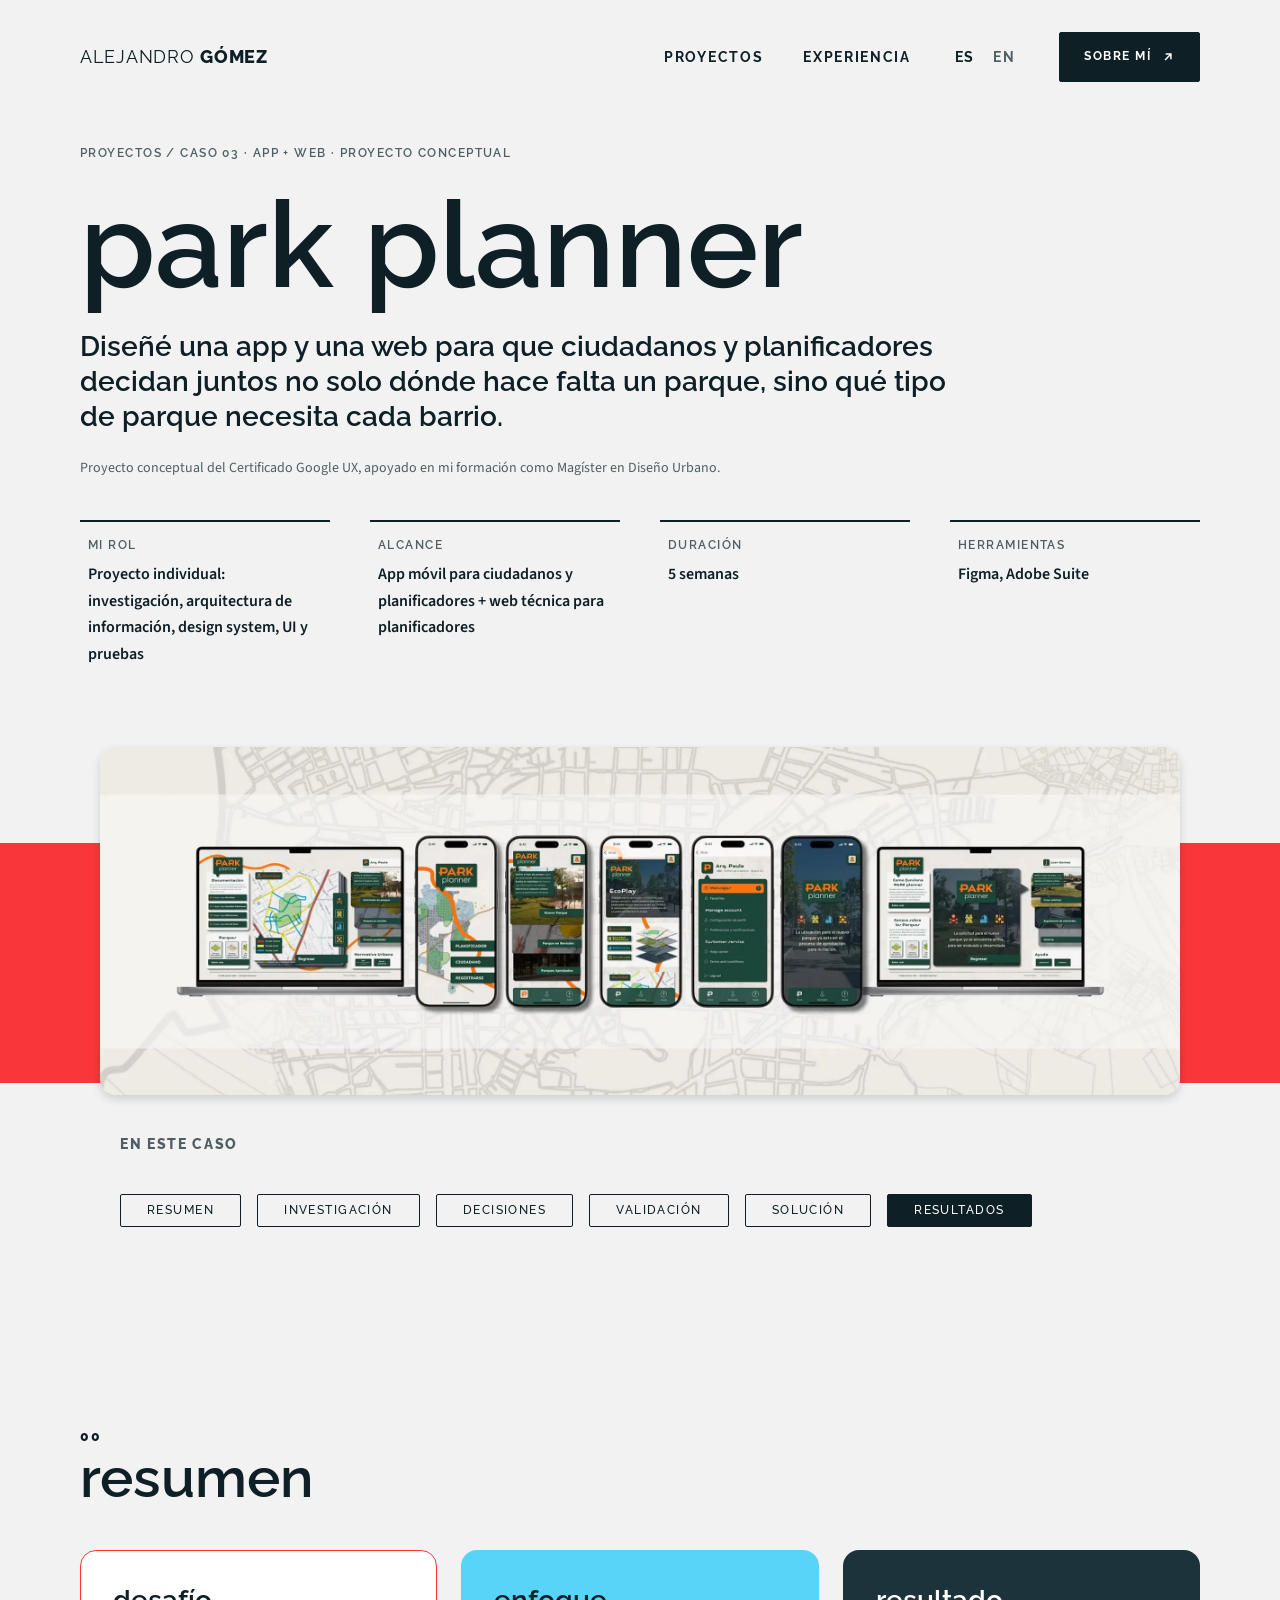
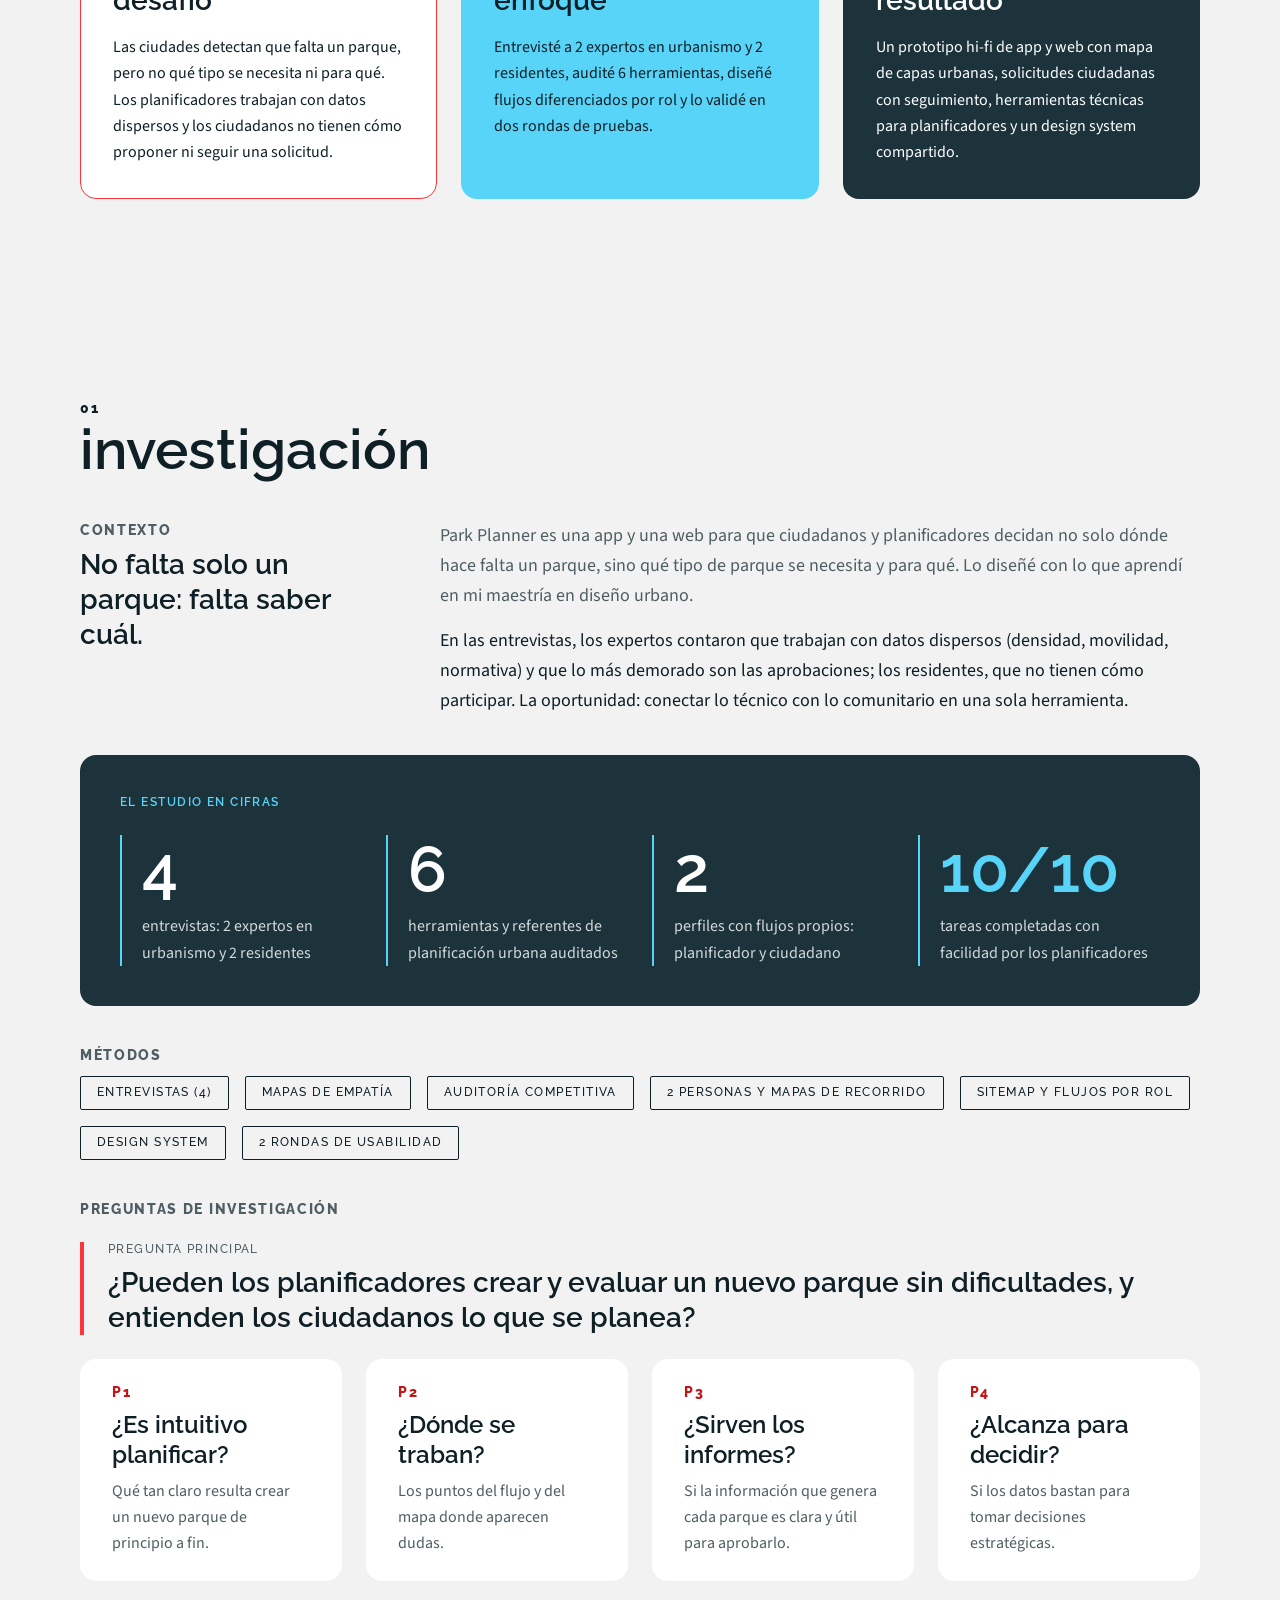
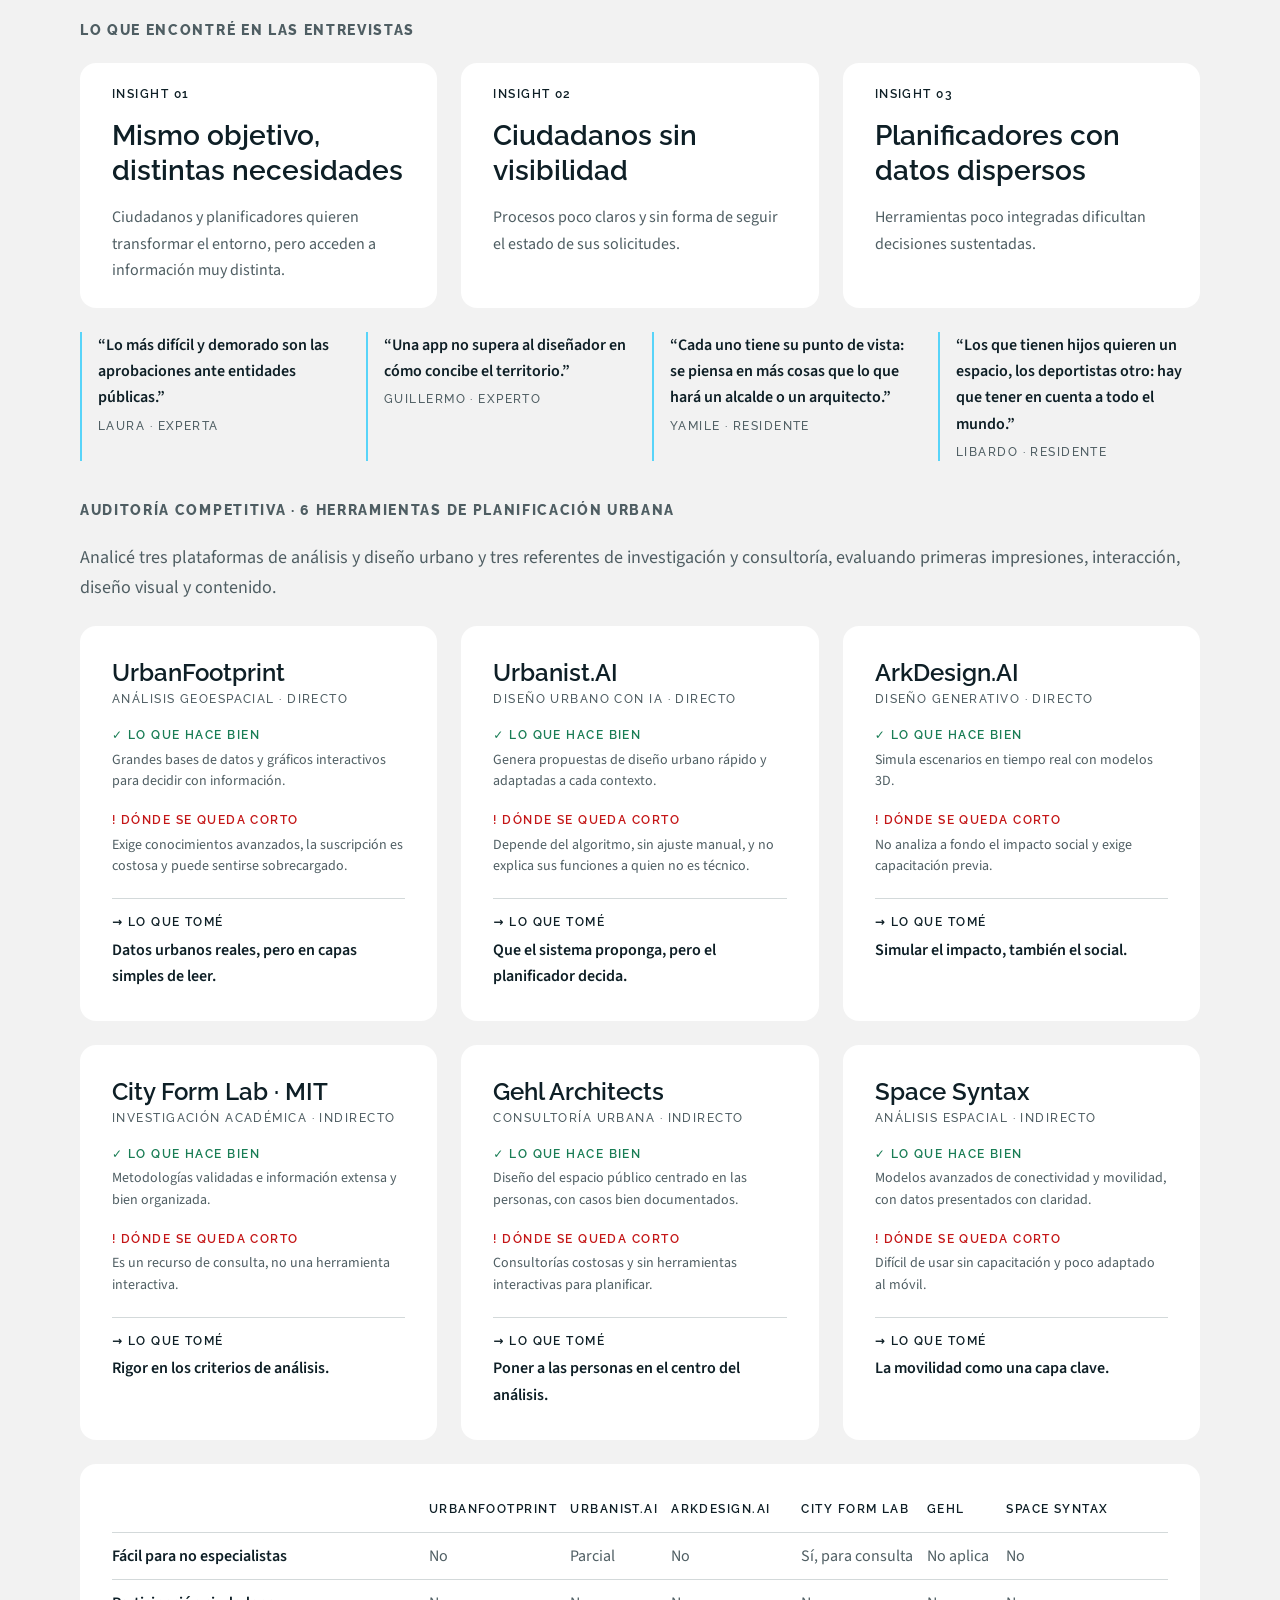
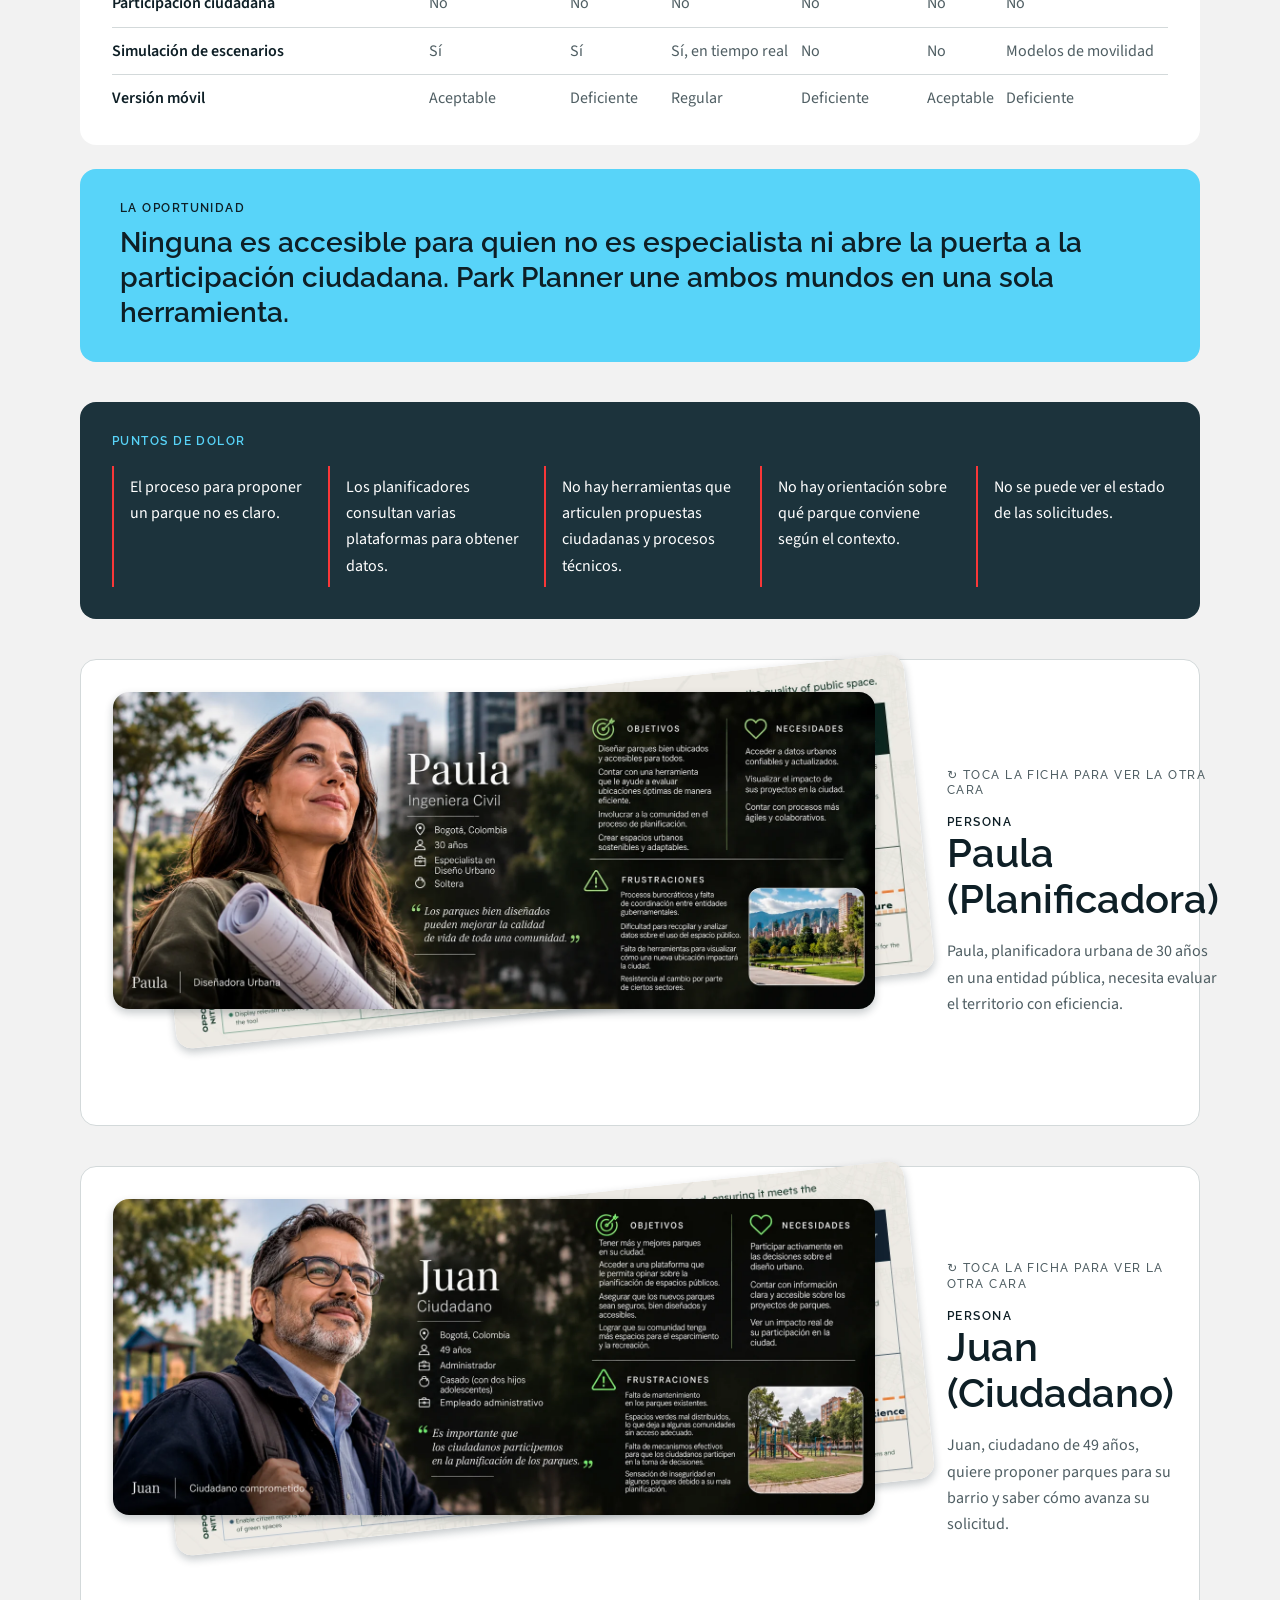
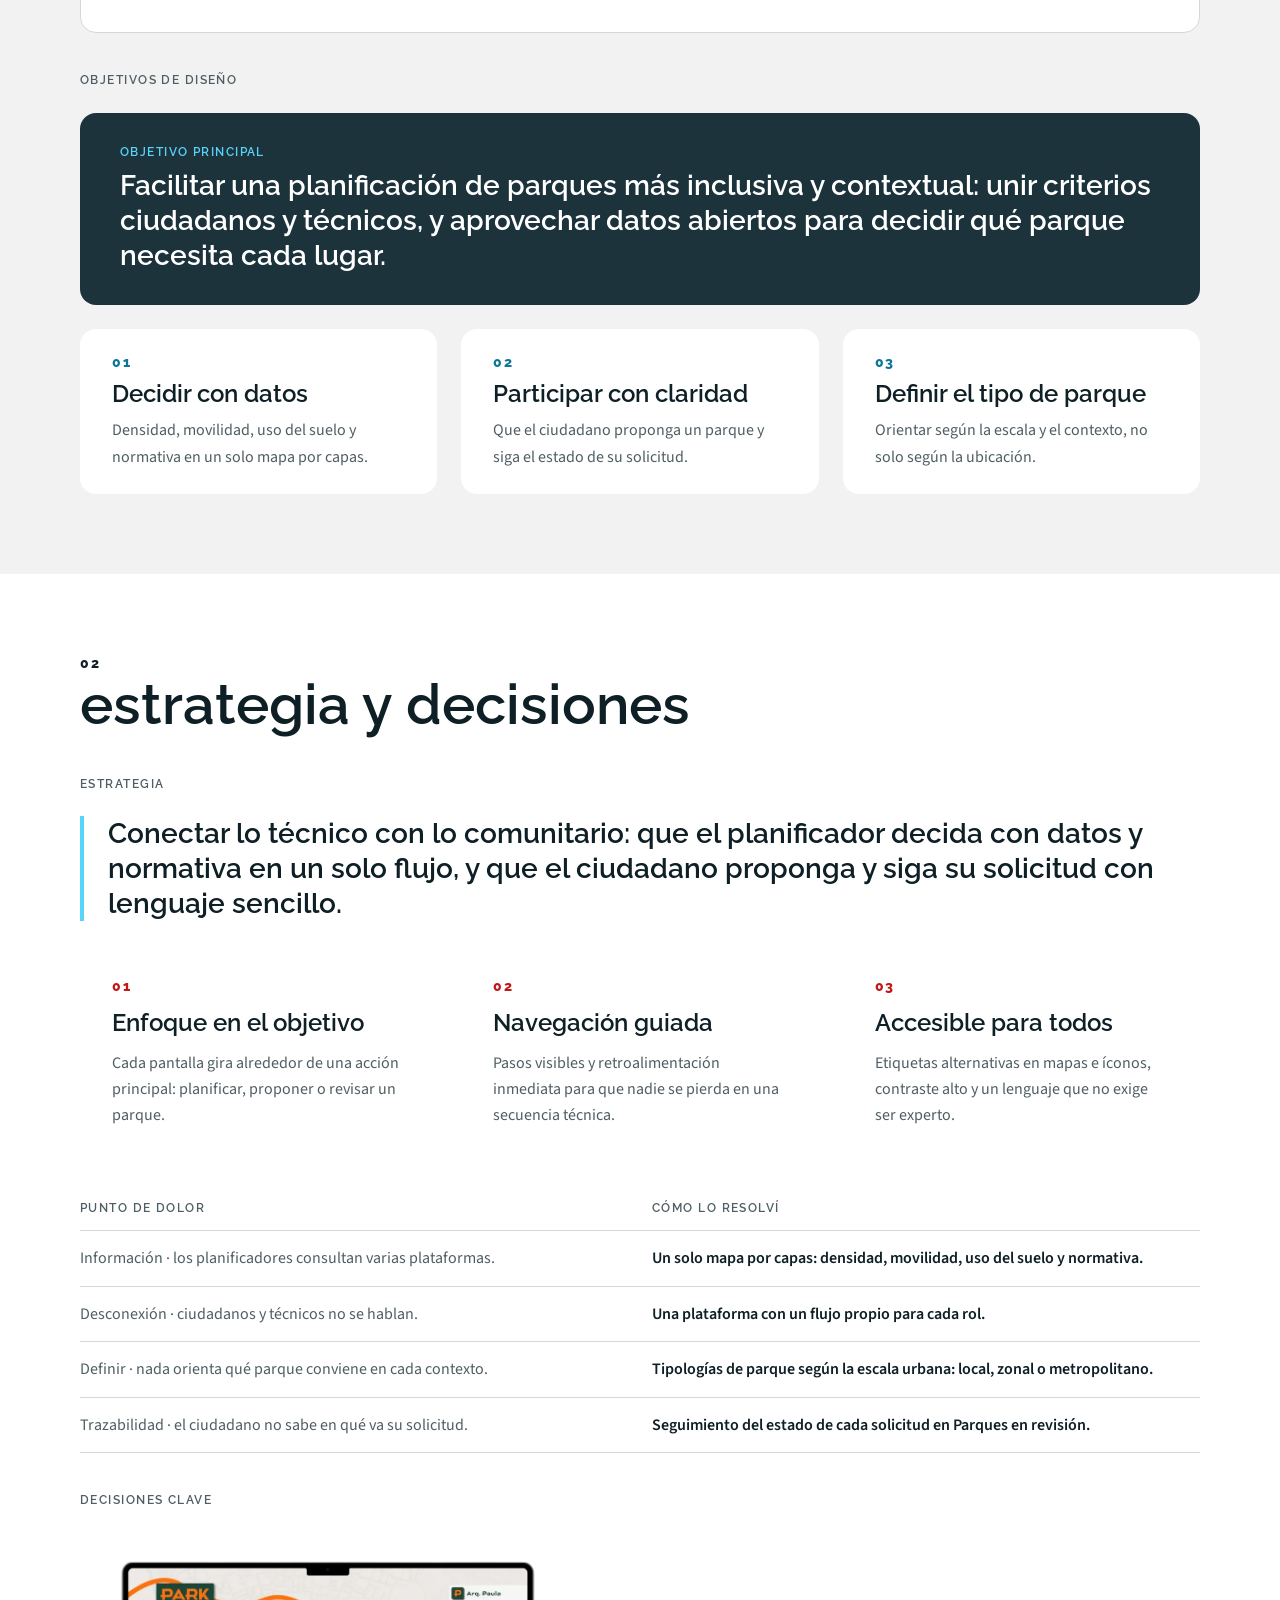
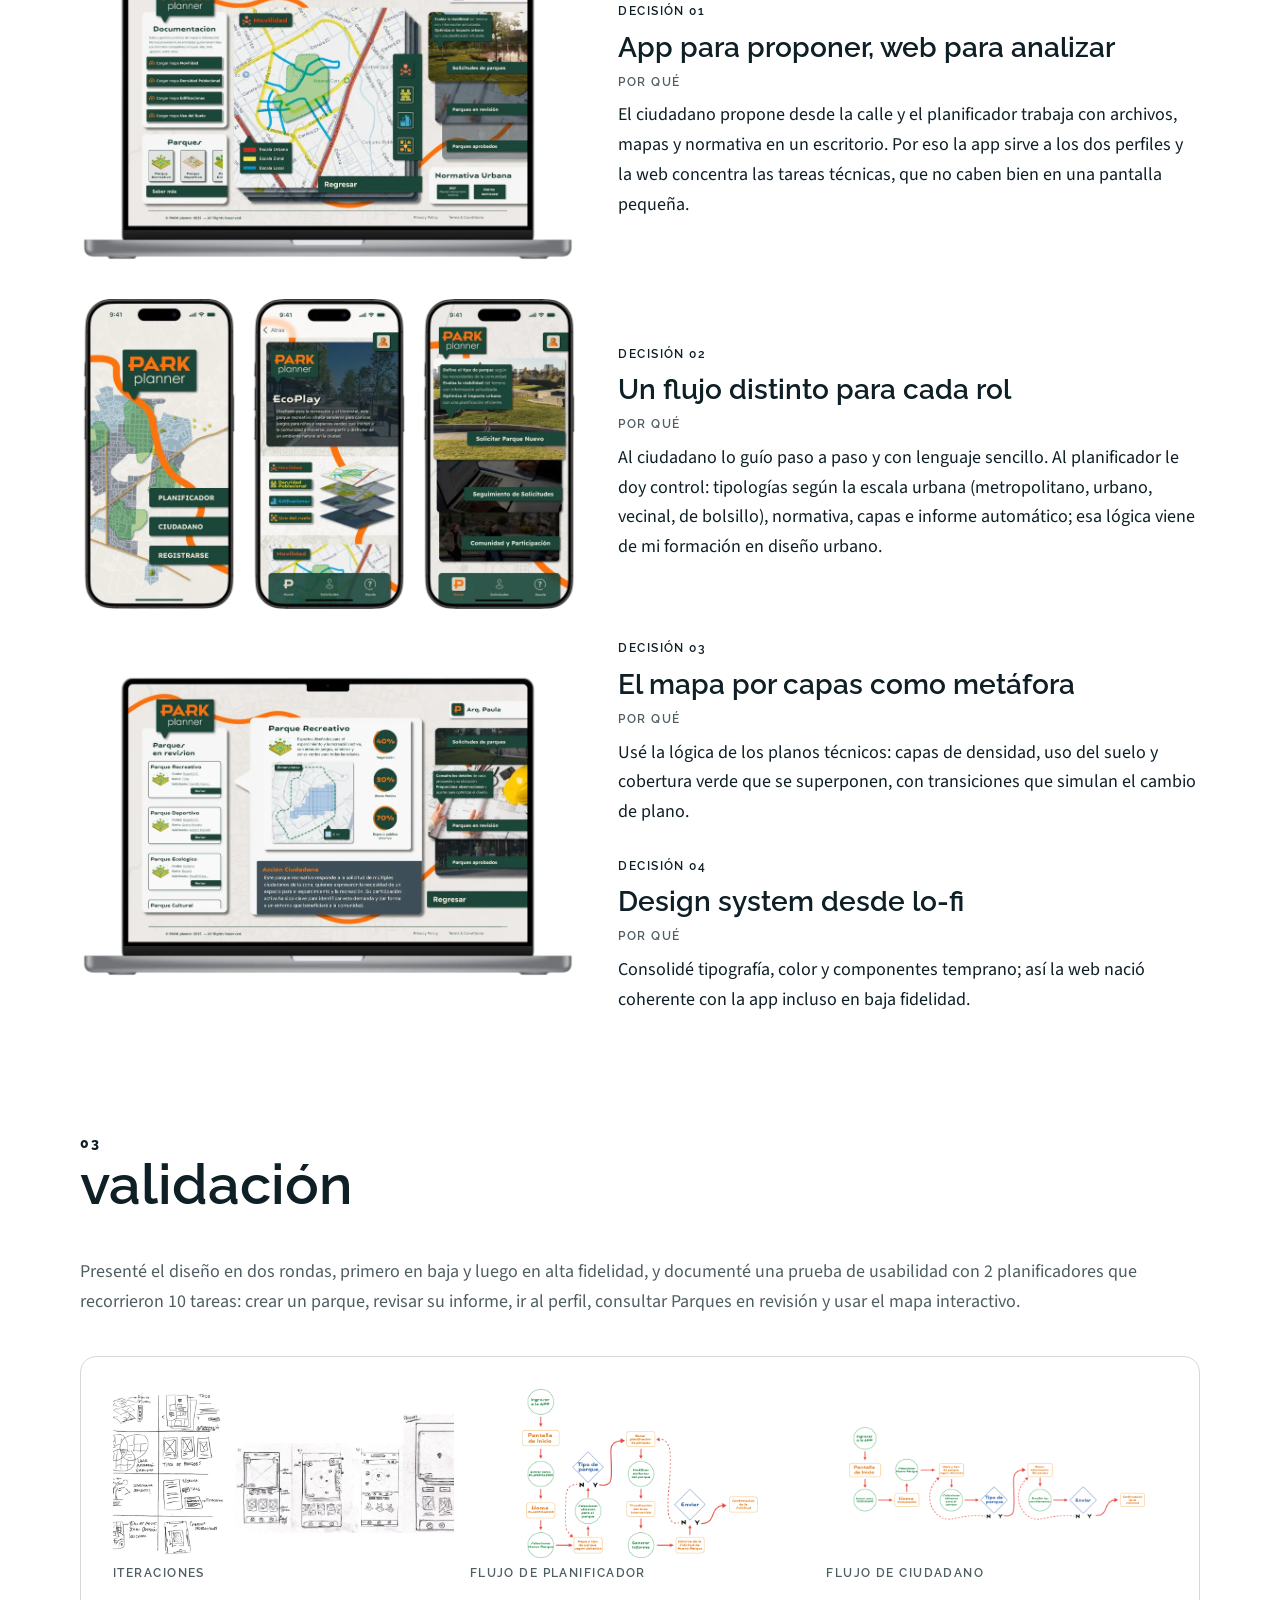
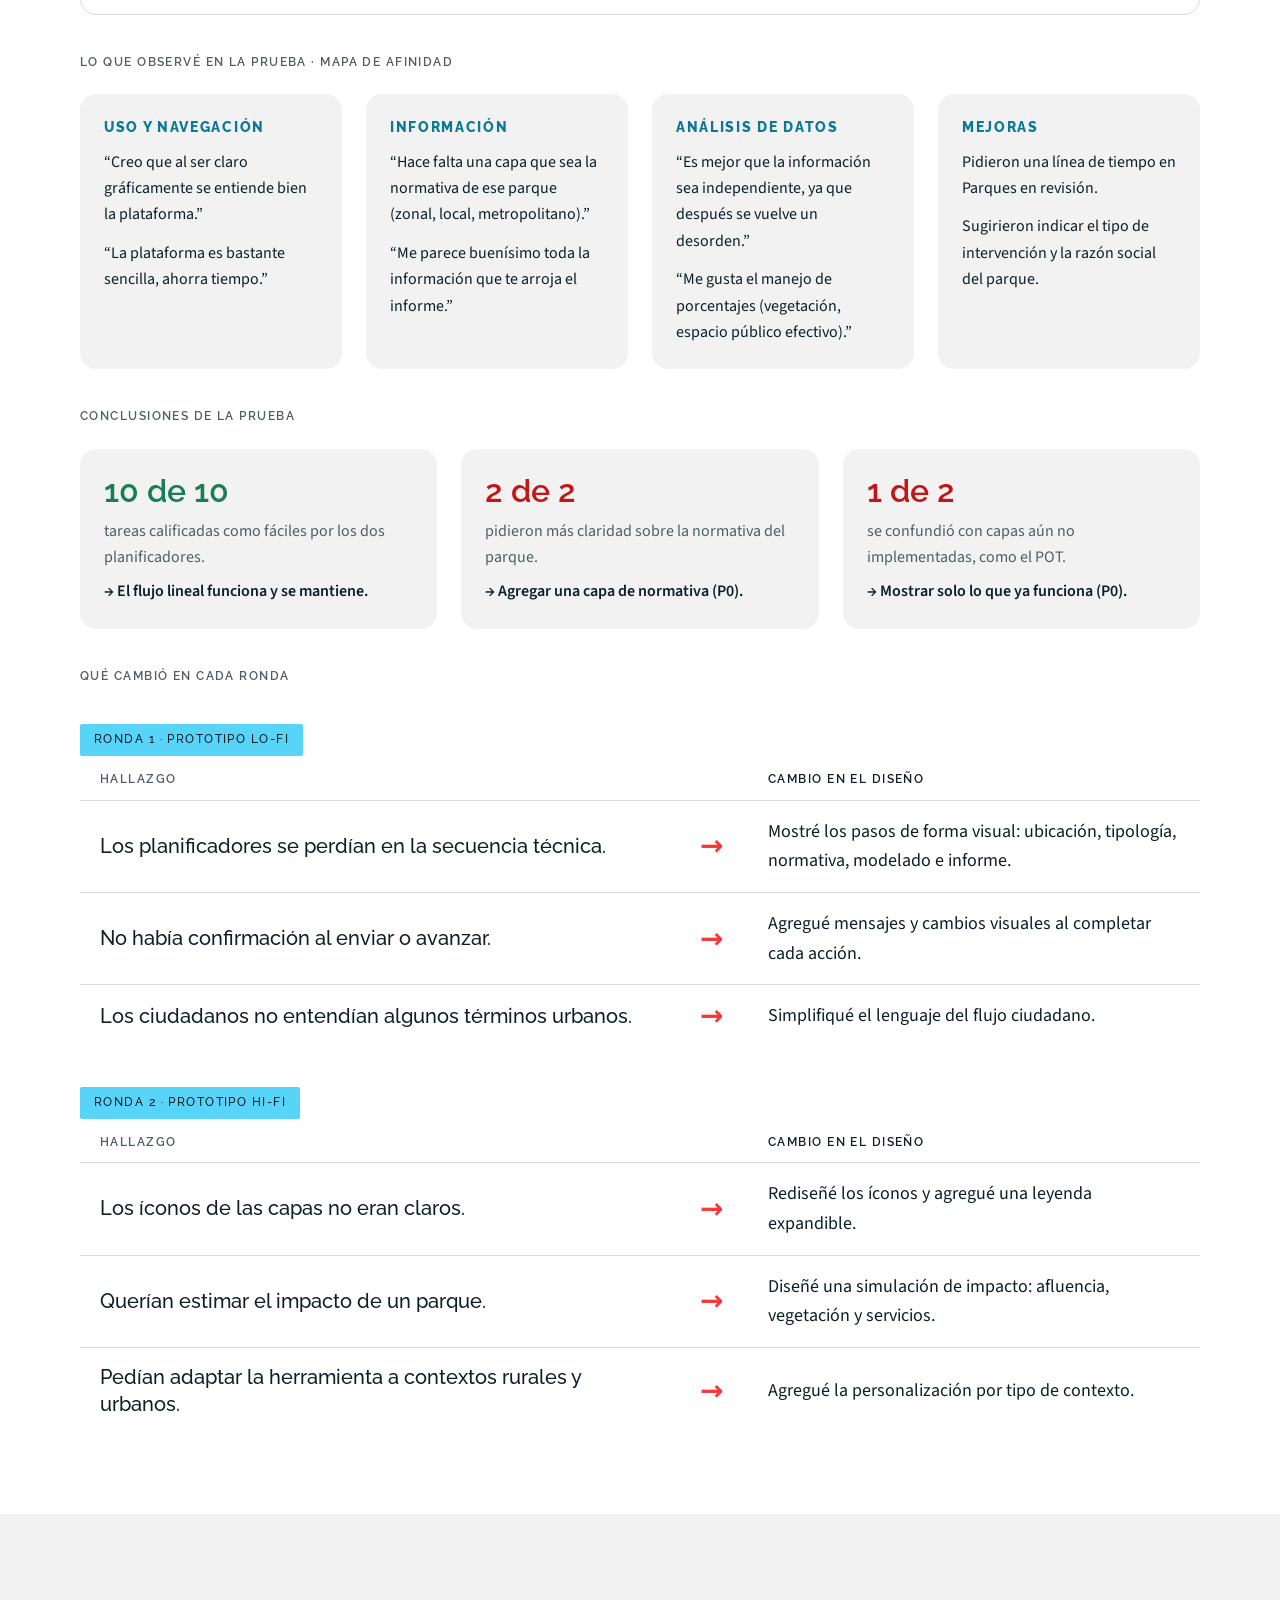
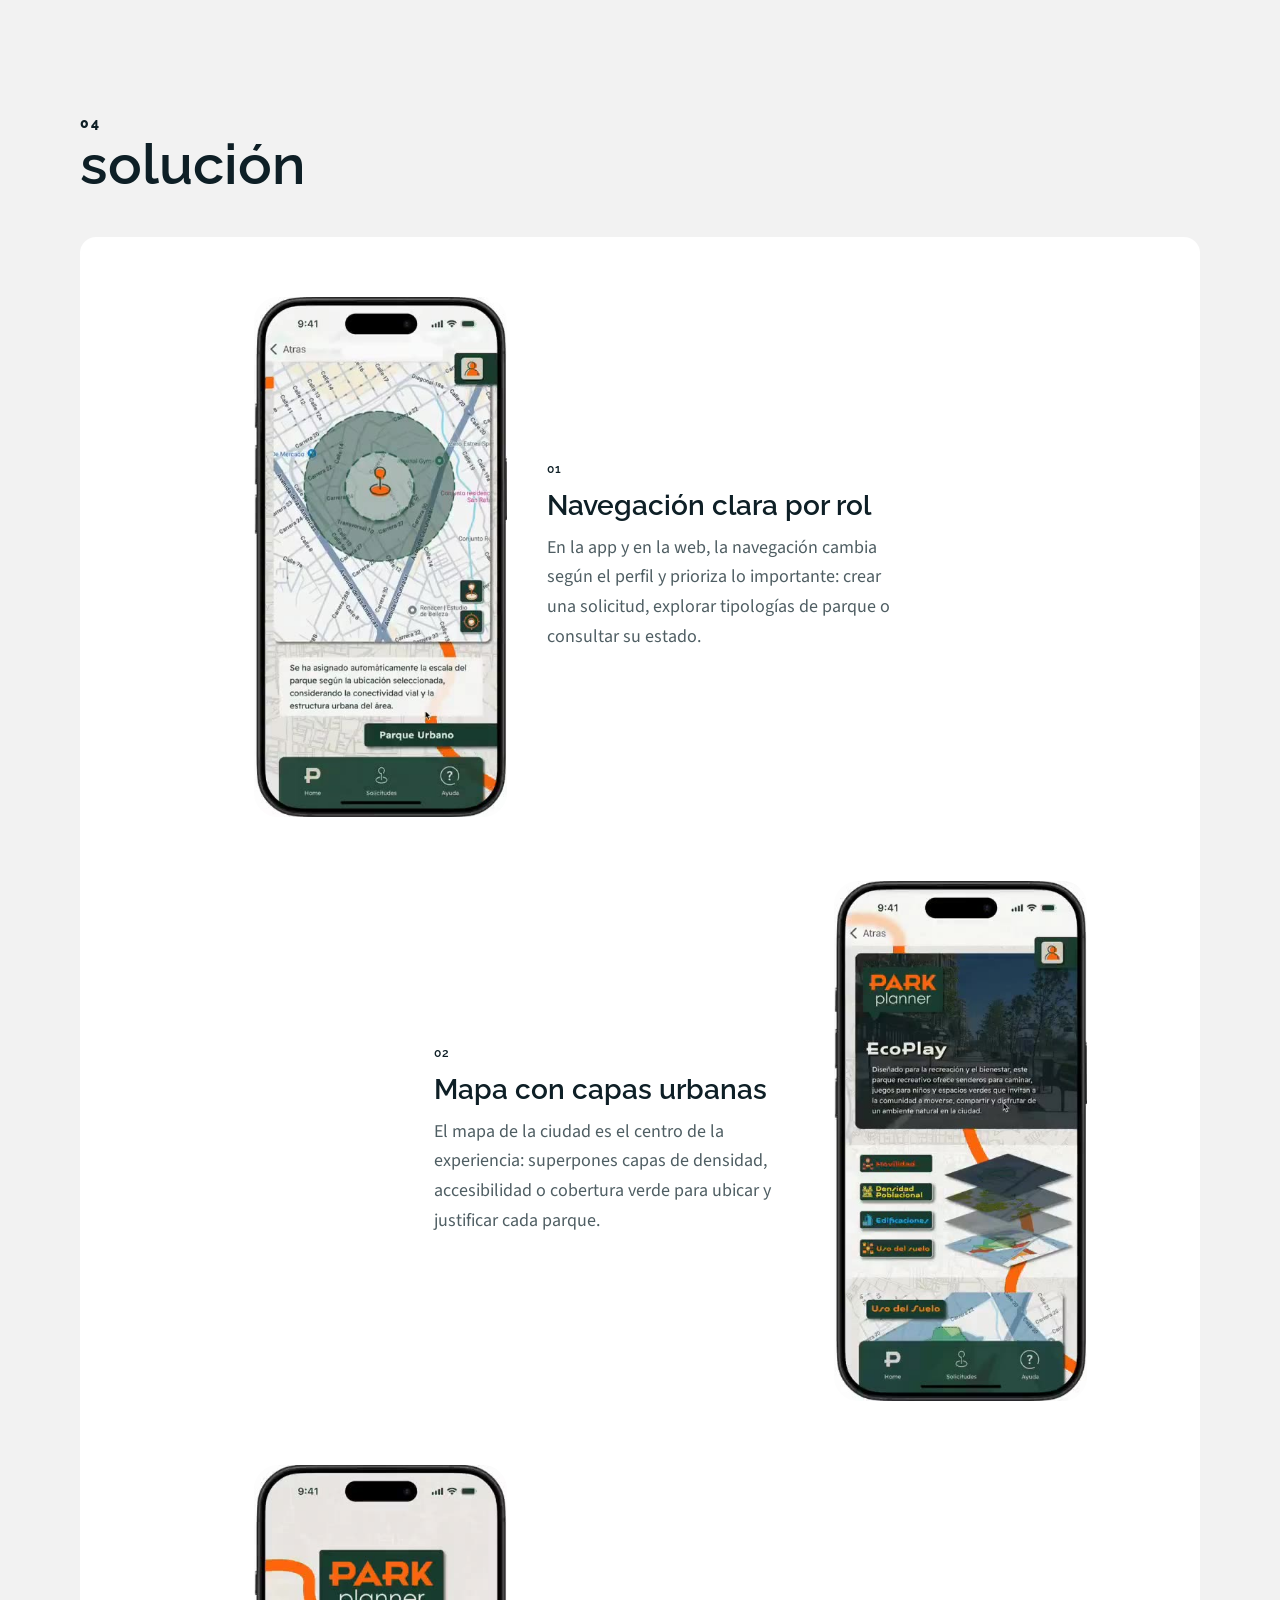
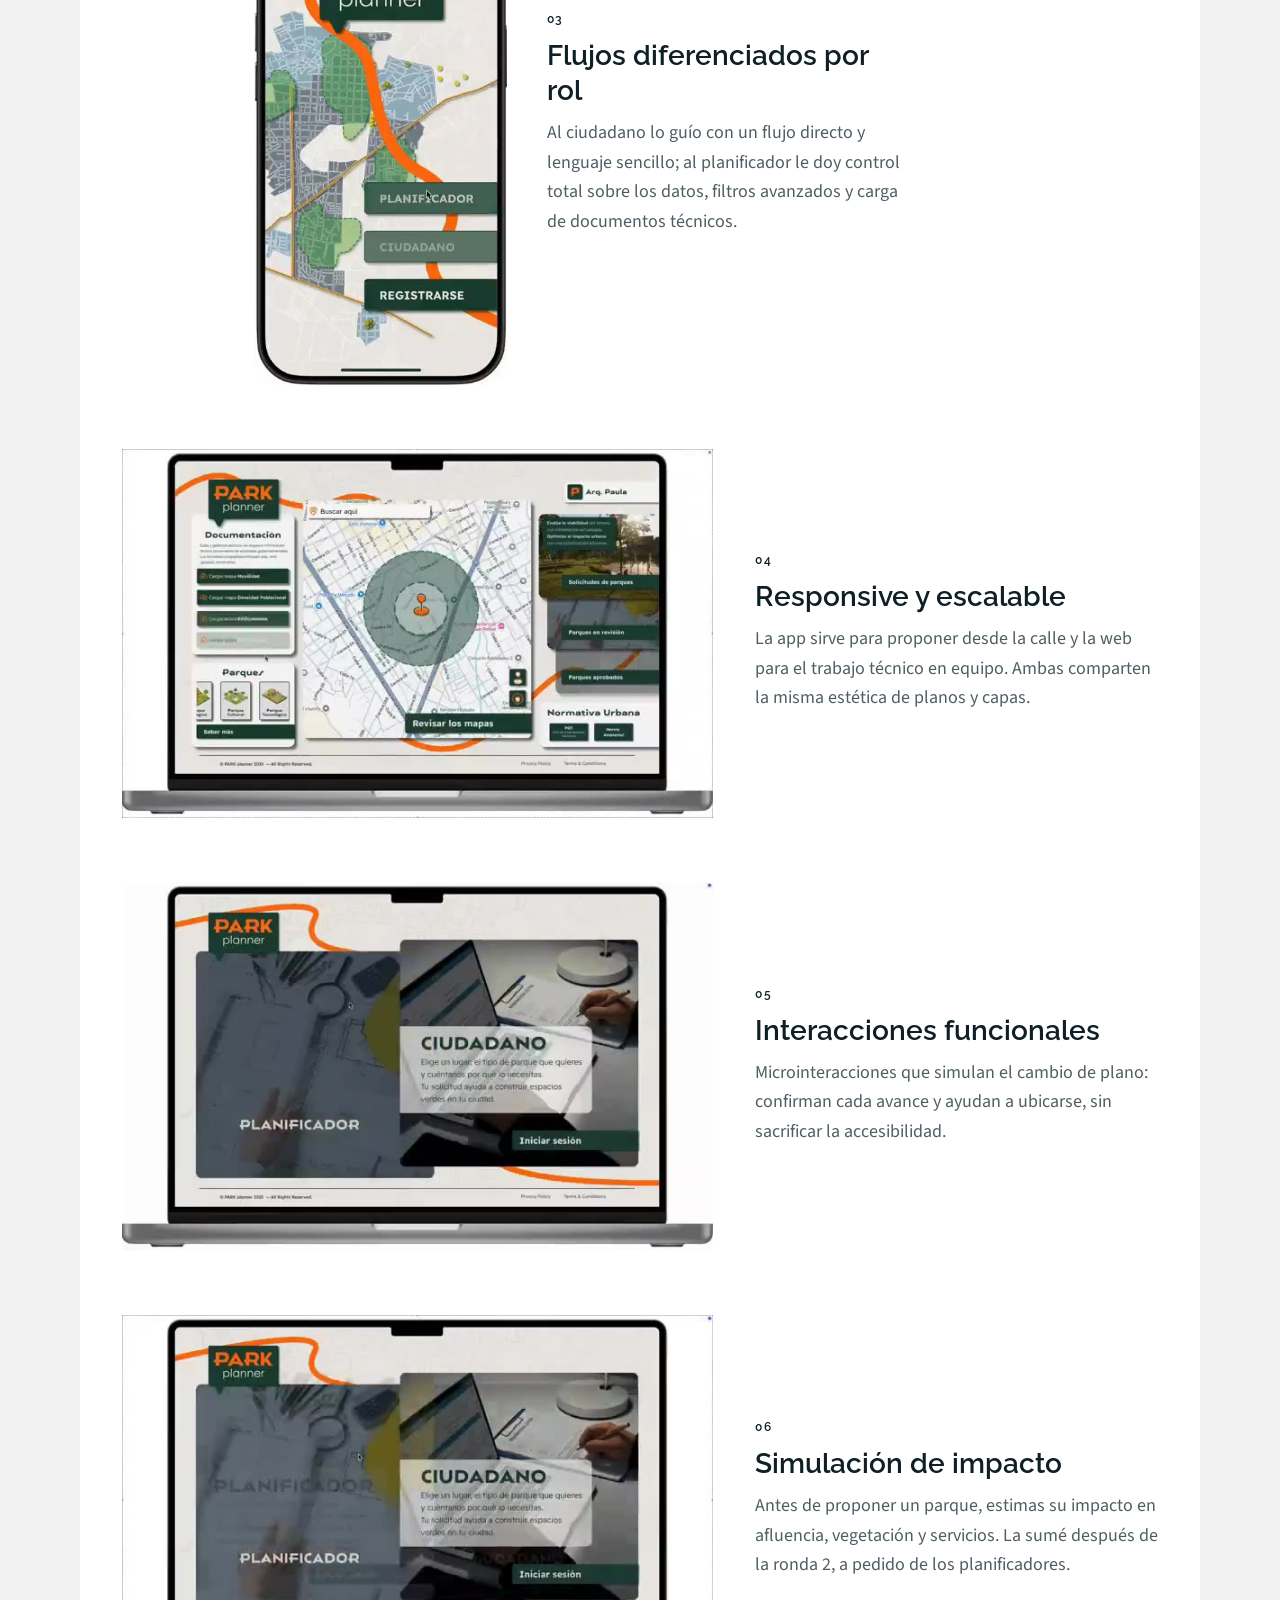
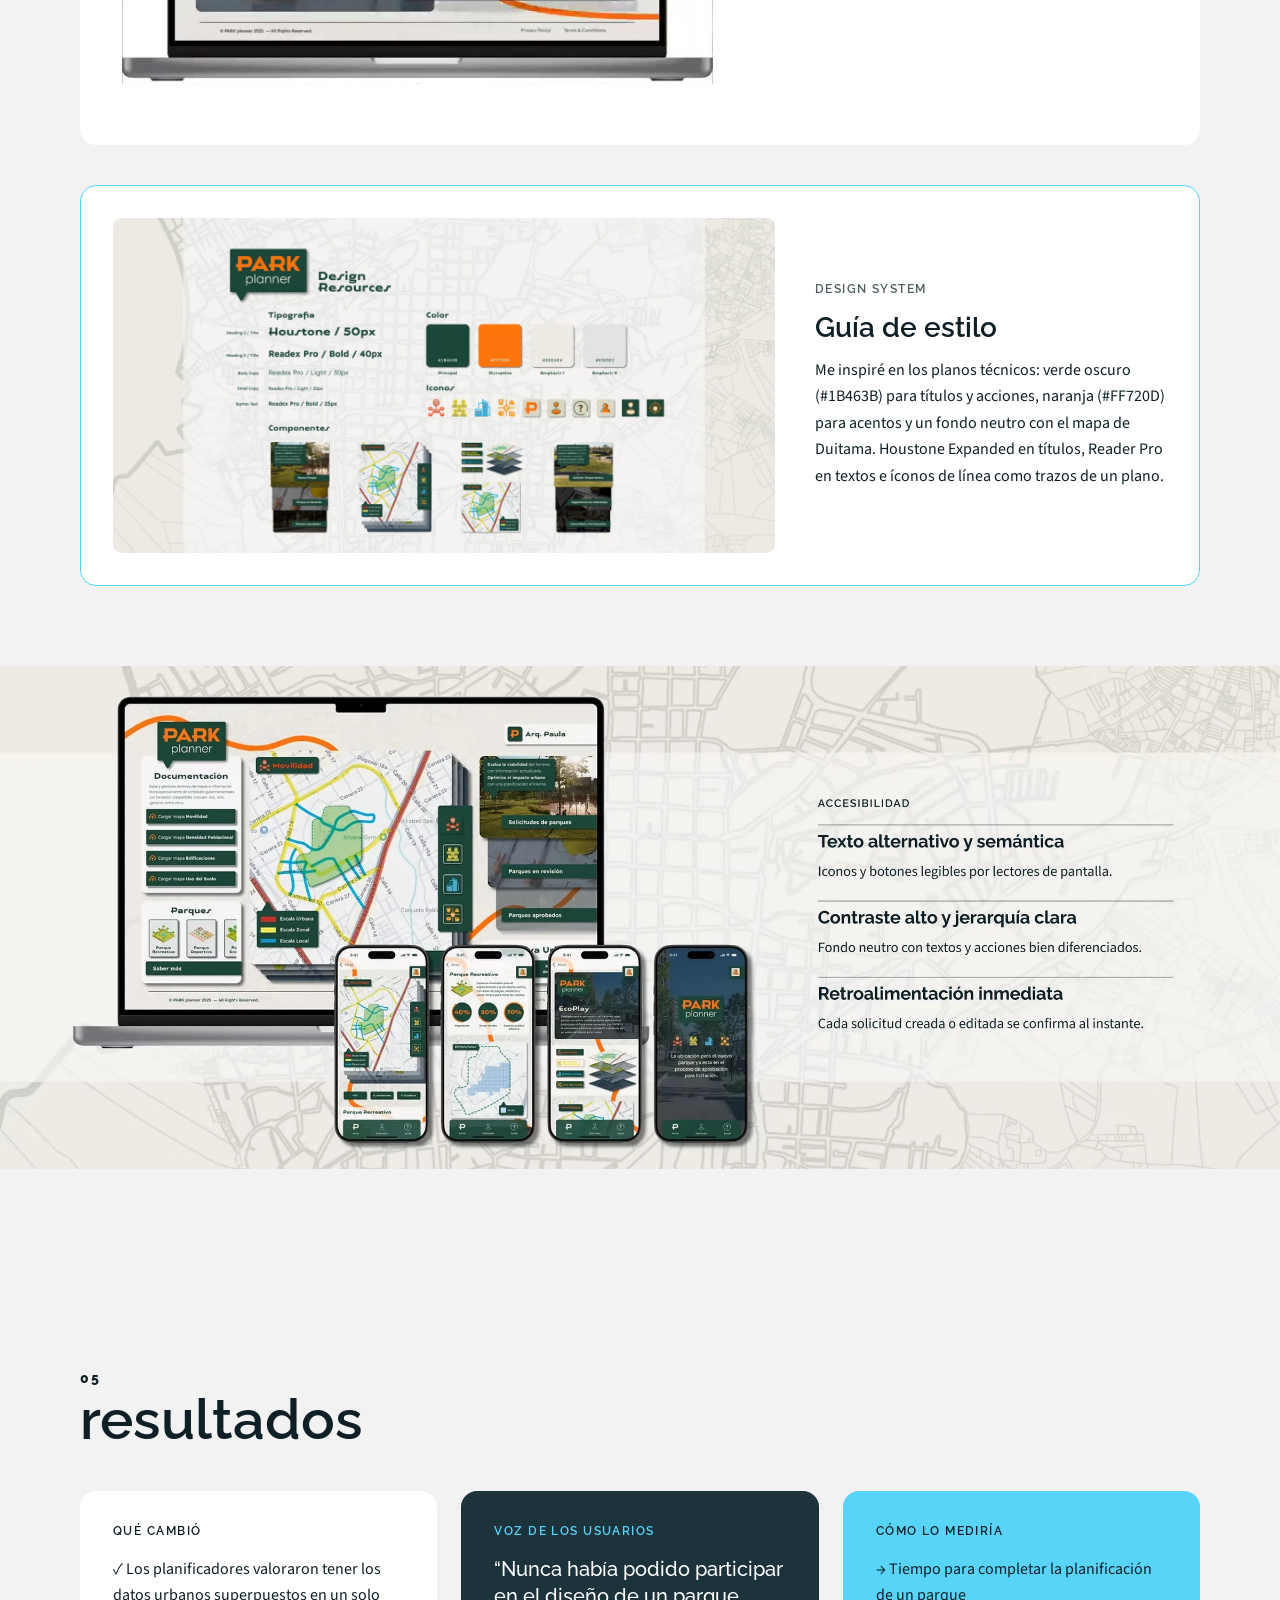
<file: casos/park-planner.html>
<!doctype html>
<html lang="es">
<head>
<meta charset="utf-8"><meta name="viewport" content="width=device-width,initial-scale=1">
<title>Park Planner · Alejandro Gómez</title>
<meta name="description" content="Diseñé una app y una web para que ciudadanos y planificadores decidan juntos no solo dónde hace falta un parque, sino qué tipo de parque necesita cada barrio.">
<link rel="canonical" href="https://alejoogmz.github.io/casos/park-planner.html">
<meta property="og:type" content="article"><meta property="og:site_name" content="Alejandro Gómez · UX/UI"><meta property="og:locale" content="es_CO"><meta property="og:locale:alternate" content="en_US">
<meta property="og:url" content="https://alejoogmz.github.io/casos/park-planner.html"><meta property="og:title" content="Park Planner · Alejandro Gómez"><meta property="og:description" content="Diseñé una app y una web para que ciudadanos y planificadores decidan juntos no solo dónde hace falta un parque, sino qué tipo de parque necesita cada barrio.">
<meta property="og:image" content="https://alejoogmz.github.io/assets/img/og-park-planner.jpg"><meta property="og:image:width" content="1200"><meta property="og:image:height" content="630"><meta property="og:image:alt" content="Pantallas de la app y la web de Park Planner">
<meta name="twitter:card" content="summary_large_image"><meta name="theme-color" content="#0E1F26">
<link rel="icon" href="../assets/favicon.svg" type="image/svg+xml">
<link rel="preconnect" href="https://fonts.googleapis.com"><link rel="preconnect" href="https://fonts.gstatic.com" crossorigin>
<link href="https://fonts.googleapis.com/css2?family=Raleway:wght@400;500;600;700;800&family=Source+Sans+3:wght@400;600;700&display=swap" rel="stylesheet">
<link rel="stylesheet" href="../css/tokens.css"><link rel="stylesheet" href="../css/main.css"><link rel="stylesheet" href="../css/caso.css">
</head>
<body data-page="caso-park-planner" data-root="../">
<main id="main">
<header class="c-hero"><div class="cw">
<p class="t-et-m c-gris reveal" data-i18n="park-planner.306">Proyectos  /  Caso 03  ·  App + web · Proyecto conceptual</p>
<h1 class="split">park planner</h1>
<p class="t-sub1 lead reveal" data-i18n="park-planner.307" style="--d:.4s">Diseñé una app y una web para que ciudadanos y planificadores decidan juntos no solo dónde hace falta un parque, sino qué tipo de parque necesita cada barrio.</p>
<p class="t-c14 c-gris reveal" data-i18n="park-planner.308" style="--d:.5s">Proyecto conceptual del Certificado Google UX, apoyado en mi formación como Magíster en Diseño Urbano.</p>
<div class="ficha" data-stagger=".08"><div><p class="t-et-m c-gris" data-i18n="park-planner.292">Mi rol</p><p class="t-c16b" data-i18n="park-planner.293">Proyecto individual: investigación, arquitectura de información, design system, UI y pruebas</p></div><div><p class="t-et-m c-gris" data-i18n="park-planner.294">Alcance</p><p class="t-c16b" data-i18n="park-planner.295">App móvil para ciudadanos y planificadores + web técnica para planificadores</p></div><div><p class="t-et-m c-gris" data-i18n="park-planner.296">Duración</p><p class="t-c16b" data-i18n="park-planner.297">5 semanas</p></div><div><p class="t-et-m c-gris" data-i18n="park-planner.298">Herramientas</p><p class="t-c16b" data-i18n="park-planner.299">Figma, Adobe Suite</p></div></div>
</div></header>
<div class="c-cover"><div class="c-cover__band"></div><div class="c-cover__img reveal"><img src="../assets/img/p5-k-hero.webp" alt="Pantallas de la app y la web de Park Planner" data-i18n-attr="alt:park-planner.309" onerror="this.style.display='none'" fetchpriority="high"></div>
<div class="indice reveal"><p class="c-label c-label--l" data-i18n="park-planner.310">En este caso</p><nav aria-label="Secciones del caso"><a class="tag" data-i18n="park-planner.300" href="#resumen">Resumen</a><a class="tag" data-i18n="park-planner.301" href="#investigacion">Investigación</a><a class="tag" data-i18n="park-planner.302" href="#decisiones">Decisiones</a><a class="tag" data-i18n="park-planner.303" href="#validacion">Validación</a><a class="tag" data-i18n="park-planner.304" href="#solucion">Solución</a><a class="tag" data-i18n="park-planner.305" href="#resultados">Resultados</a></nav></div></div>
<section id="resumen" class="c-sec"><div class="cw"><div class="c-title reveal"><p class="t-et-l">00</p><h2 class="t-h1" data-i18n="park-planner.001">resumen</h2></div><div class="bento3" data-stagger=".1"><div class="card card--rojo-line"><h3 class="t-sub1" data-i18n="park-planner.002">desafío</h3><p class="t-c16" data-i18n="park-planner.003">Las ciudades detectan que falta un parque, pero no qué tipo se necesita ni para qué. Los planificadores trabajan con datos dispersos y los ciudadanos no tienen cómo proponer ni seguir una solicitud.</p></div><div class="card card--cian"><h3 class="t-sub1" data-i18n="park-planner.004">enfoque</h3><p class="t-c16" data-i18n="park-planner.005">Entrevisté a 2 expertos en urbanismo y 2 residentes, audité 6 herramientas, diseñé flujos diferenciados por rol y lo validé en dos rondas de pruebas.</p></div><div class="card card--dark"><h3 class="t-sub1" data-i18n="park-planner.006">resultado</h3><p class="t-c16" data-i18n="park-planner.007">Un prototipo hi-fi de app y web con mapa de capas urbanas, solicitudes ciudadanas con seguimiento, herramientas técnicas para planificadores y un design system compartido.</p></div></div></div></section>
<section id="investigacion" class="c-sec"><div class="cw"><div class="c-title reveal"><p class="t-et-l">01</p><h2 class="t-h1" data-i18n="park-planner.008">investigación</h2></div><div class="contexto reveal"><div class="contexto__l"><p class="c-label c-label--l" data-i18n="park-planner.009">Contexto</p><p class="t-sub1" data-i18n="park-planner.010">No falta solo un parque: falta saber cuál.</p></div>
<div class="contexto__r"><p class="t-c18 c-gris" data-i18n="park-planner.011">Park Planner es una app y una web para que ciudadanos y planificadores decidan no solo dónde hace falta un parque, sino qué tipo de parque se necesita y para qué. Lo diseñé con lo que aprendí en mi maestría en diseño urbano.</p><p class="t-c18 " data-i18n="park-planner.012">En las entrevistas, los expertos contaron que trabajan con datos dispersos (densidad, movilidad, normativa) y que lo más demorado son las aprobaciones; los residentes, que no tienen cómo participar. La oportunidad: conectar lo técnico con lo comunitario en una sola herramienta.</p></div></div><div class="cifras reveal"><p class="t-et-m c-cian" data-i18n="park-planner.017">El estudio en cifras</p><div class="cifras__row" data-stagger=".1"><div class="cifra"><p class="t-display-s c-blanco" data-count="4">4</p><p class="t-c16" data-i18n="park-planner.013">entrevistas: 2 expertos en urbanismo y 2 residentes</p></div><div class="cifra"><p class="t-display-s c-blanco" data-count="6">6</p><p class="t-c16" data-i18n="park-planner.014">herramientas y referentes de planificación urbana auditados</p></div><div class="cifra"><p class="t-display-s c-blanco" data-count="2">2</p><p class="t-c16" data-i18n="park-planner.015">perfiles con flujos propios: planificador y ciudadano</p></div><div class="cifra"><p class="t-display-s c-cian" data-count="10/10">10/10</p><p class="t-c16" data-i18n="park-planner.016">tareas completadas con facilidad por los planificadores</p></div></div></div><div class="c-stack reveal" style="gap:12px"><p class="c-label c-label--l" data-i18n="park-planner.018">Métodos</p><div class="tags-row" data-stagger=".05"><span class="tag" data-i18n="park-planner.019">Entrevistas (4)</span><span class="tag" data-i18n="park-planner.020">Mapas de empatía</span><span class="tag" data-i18n="park-planner.021">Auditoría competitiva</span><span class="tag" data-i18n="park-planner.022">2 personas y mapas de recorrido</span><span class="tag" data-i18n="park-planner.023">Sitemap y flujos por rol</span><span class="tag" data-i18n="park-planner.024">Design system</span><span class="tag" data-i18n="park-planner.025">2 rondas de usabilidad</span></div></div><div class="c-stack"><p class="c-label c-label--l reveal" data-i18n="park-planner.034">Preguntas de investigación</p><div class="principal reveal"><p class="t-et-s c-gris" data-i18n="park-planner.035">Pregunta principal</p><p class="t-sub1" data-i18n="park-planner.036">¿Pueden los planificadores crear y evaluar un nuevo parque sin dificultades, y entienden los ciudadanos lo que se planea?</p></div>
<div class="g4" data-stagger=".1"><div class="card" style="padding:24px 32px;gap:8px"><p class="num">P1</p><h3 class="t-sub2" data-i18n="park-planner.026">¿Es intuitivo planificar?</h3><p class="t-c16 c-gris" data-i18n="park-planner.027">Qué tan claro resulta crear un nuevo parque de principio a fin.</p></div><div class="card" style="padding:24px 32px;gap:8px"><p class="num">P2</p><h3 class="t-sub2" data-i18n="park-planner.028">¿Dónde se traban?</h3><p class="t-c16 c-gris" data-i18n="park-planner.029">Los puntos del flujo y del mapa donde aparecen dudas.</p></div><div class="card" style="padding:24px 32px;gap:8px"><p class="num">P3</p><h3 class="t-sub2" data-i18n="park-planner.030">¿Sirven los informes?</h3><p class="t-c16 c-gris" data-i18n="park-planner.031">Si la información que genera cada parque es clara y útil para aprobarlo.</p></div><div class="card" style="padding:24px 32px;gap:8px"><p class="num">P4</p><h3 class="t-sub2" data-i18n="park-planner.032">¿Alcanza para decidir?</h3><p class="t-c16 c-gris" data-i18n="park-planner.033">Si los datos bastan para tomar decisiones estratégicas.</p></div></div></div><div class="c-stack"><p class="c-label c-label--l reveal" data-i18n="park-planner.054">Lo que encontré en las entrevistas</p><div class="g3" data-stagger=".1"><div class="card" style="padding:24px 32px"><p class="t-et-m" data-i18n="park-planner.037">Insight 01</p><h3 class="t-sub1" data-i18n="park-planner.038">Mismo objetivo, distintas necesidades</h3><p class="t-c16 c-gris" data-i18n="park-planner.039">Ciudadanos y planificadores quieren transformar el entorno, pero acceden a información muy distinta.</p></div><div class="card" style="padding:24px 32px"><p class="t-et-m" data-i18n="park-planner.040">Insight 02</p><h3 class="t-sub1" data-i18n="park-planner.041">Ciudadanos sin visibilidad</h3><p class="t-c16 c-gris" data-i18n="park-planner.042">Procesos poco claros y sin forma de seguir el estado de sus solicitudes.</p></div><div class="card" style="padding:24px 32px"><p class="t-et-m" data-i18n="park-planner.043">Insight 03</p><h3 class="t-sub1" data-i18n="park-planner.044">Planificadores con datos dispersos</h3><p class="t-c16 c-gris" data-i18n="park-planner.045">Herramientas poco integradas dificultan decisiones sustentadas.</p></div></div><div class="g4 voces" data-stagger=".08"><blockquote class="voz"><p class="t-c16b" data-i18n="park-planner.046">“Lo más difícil y demorado son las aprobaciones ante entidades públicas.”</p><p class="t-et-s c-gris" data-i18n="park-planner.047">Laura · Experta</p></blockquote><blockquote class="voz"><p class="t-c16b" data-i18n="park-planner.048">“Una app no supera al diseñador en cómo concibe el territorio.”</p><p class="t-et-s c-gris" data-i18n="park-planner.049">Guillermo · Experto</p></blockquote><blockquote class="voz"><p class="t-c16b" data-i18n="park-planner.050">“Cada uno tiene su punto de vista: se piensa en más cosas que lo que hará un alcalde o un arquitecto.”</p><p class="t-et-s c-gris" data-i18n="park-planner.051">Yamile · Residente</p></blockquote><blockquote class="voz"><p class="t-c16b" data-i18n="park-planner.052">“Los que tienen hijos quieren un espacio, los deportistas otro: hay que tener en cuenta a todo el mundo.”</p><p class="t-et-s c-gris" data-i18n="park-planner.053">Libardo · Residente</p></blockquote></div></div><div class="c-stack"><p class="c-label c-label--l reveal" data-i18n="park-planner.116">Auditoría competitiva · 6 herramientas de planificación urbana</p><p class="t-c18 c-gris reveal" data-i18n="park-planner.117">Analicé tres plataformas de análisis y diseño urbano y tres referentes de investigación y consultoría, evaluando primeras impresiones, interacción, diseño visual y contenido.</p>
<div class="g3" data-stagger=".1"><div class="card ref"><div class="ref__head"><h3 class="t-sub2">UrbanFootprint</h3><p class="t-et-s c-gris" data-i18n="park-planner.055">Análisis geoespacial · directo</p></div>
<div class="ref__b"><p class="t-et-m ok" data-i18n="park-planner.056">✓  Lo que hace bien</p><p class="t-c14 c-gris" data-i18n="park-planner.057">Grandes bases de datos y gráficos interactivos para decidir con información.</p></div>
<div class="ref__b"><p class="t-et-m ko" data-i18n="park-planner.058">!  Dónde se queda corto</p><p class="t-c14 c-gris" data-i18n="park-planner.059">Exige conocimientos avanzados, la suscripción es costosa y puede sentirse sobrecargado.</p></div>
<div class="ref__take"><p class="t-et-m" data-i18n="park-planner.060">→  Lo que tomé</p><p class="t-c16b" data-i18n="park-planner.061">Datos urbanos reales, pero en capas simples de leer.</p></div></div><div class="card ref"><div class="ref__head"><h3 class="t-sub2">Urbanist.AI</h3><p class="t-et-s c-gris" data-i18n="park-planner.062">Diseño urbano con IA · directo</p></div>
<div class="ref__b"><p class="t-et-m ok" data-i18n="park-planner.063">✓  Lo que hace bien</p><p class="t-c14 c-gris" data-i18n="park-planner.064">Genera propuestas de diseño urbano rápido y adaptadas a cada contexto.</p></div>
<div class="ref__b"><p class="t-et-m ko" data-i18n="park-planner.065">!  Dónde se queda corto</p><p class="t-c14 c-gris" data-i18n="park-planner.066">Depende del algoritmo, sin ajuste manual, y no explica sus funciones a quien no es técnico.</p></div>
<div class="ref__take"><p class="t-et-m" data-i18n="park-planner.067">→  Lo que tomé</p><p class="t-c16b" data-i18n="park-planner.068">Que el sistema proponga, pero el planificador decida.</p></div></div><div class="card ref"><div class="ref__head"><h3 class="t-sub2">ArkDesign.AI</h3><p class="t-et-s c-gris" data-i18n="park-planner.069">Diseño generativo · directo</p></div>
<div class="ref__b"><p class="t-et-m ok" data-i18n="park-planner.070">✓  Lo que hace bien</p><p class="t-c14 c-gris" data-i18n="park-planner.071">Simula escenarios en tiempo real con modelos 3D.</p></div>
<div class="ref__b"><p class="t-et-m ko" data-i18n="park-planner.072">!  Dónde se queda corto</p><p class="t-c14 c-gris" data-i18n="park-planner.073">No analiza a fondo el impacto social y exige capacitación previa.</p></div>
<div class="ref__take"><p class="t-et-m" data-i18n="park-planner.074">→  Lo que tomé</p><p class="t-c16b" data-i18n="park-planner.075">Simular el impacto, también el social.</p></div></div><div class="card ref"><div class="ref__head"><h3 class="t-sub2">City Form Lab · MIT</h3><p class="t-et-s c-gris" data-i18n="park-planner.076">Investigación académica · indirecto</p></div>
<div class="ref__b"><p class="t-et-m ok" data-i18n="park-planner.077">✓  Lo que hace bien</p><p class="t-c14 c-gris" data-i18n="park-planner.078">Metodologías validadas e información extensa y bien organizada.</p></div>
<div class="ref__b"><p class="t-et-m ko" data-i18n="park-planner.079">!  Dónde se queda corto</p><p class="t-c14 c-gris" data-i18n="park-planner.080">Es un recurso de consulta, no una herramienta interactiva.</p></div>
<div class="ref__take"><p class="t-et-m" data-i18n="park-planner.081">→  Lo que tomé</p><p class="t-c16b" data-i18n="park-planner.082">Rigor en los criterios de análisis.</p></div></div><div class="card ref"><div class="ref__head"><h3 class="t-sub2">Gehl Architects</h3><p class="t-et-s c-gris" data-i18n="park-planner.083">Consultoría urbana · indirecto</p></div>
<div class="ref__b"><p class="t-et-m ok" data-i18n="park-planner.084">✓  Lo que hace bien</p><p class="t-c14 c-gris" data-i18n="park-planner.085">Diseño del espacio público centrado en las personas, con casos bien documentados.</p></div>
<div class="ref__b"><p class="t-et-m ko" data-i18n="park-planner.086">!  Dónde se queda corto</p><p class="t-c14 c-gris" data-i18n="park-planner.087">Consultorías costosas y sin herramientas interactivas para planificar.</p></div>
<div class="ref__take"><p class="t-et-m" data-i18n="park-planner.088">→  Lo que tomé</p><p class="t-c16b" data-i18n="park-planner.089">Poner a las personas en el centro del análisis.</p></div></div><div class="card ref"><div class="ref__head"><h3 class="t-sub2">Space Syntax</h3><p class="t-et-s c-gris" data-i18n="park-planner.090">Análisis espacial · indirecto</p></div>
<div class="ref__b"><p class="t-et-m ok" data-i18n="park-planner.091">✓  Lo que hace bien</p><p class="t-c14 c-gris" data-i18n="park-planner.092">Modelos avanzados de conectividad y movilidad, con datos presentados con claridad.</p></div>
<div class="ref__b"><p class="t-et-m ko" data-i18n="park-planner.093">!  Dónde se queda corto</p><p class="t-c14 c-gris" data-i18n="park-planner.094">Difícil de usar sin capacitación y poco adaptado al móvil.</p></div>
<div class="ref__take"><p class="t-et-m" data-i18n="park-planner.095">→  Lo que tomé</p><p class="t-c16b" data-i18n="park-planner.096">La movilidad como una capa clave.</p></div></div></div>
<div class="tabla reveal"><table><thead><tr><th scope="col"></th><th scope="col">UrbanFootprint</th><th scope="col">Urbanist.AI</th><th scope="col">ArkDesign.AI</th><th scope="col">City Form Lab</th><th scope="col">Gehl</th><th scope="col">Space Syntax</th></tr></thead><tbody><tr><td data-i18n="park-planner.097">Fácil para no especialistas</td><td>No</td><td data-i18n="park-planner.098">Parcial</td><td>No</td><td data-i18n="park-planner.099">Sí, para consulta</td><td data-i18n="park-planner.100">No aplica</td><td>No</td></tr><tr><td data-i18n="park-planner.101">Participación ciudadana</td><td>No</td><td>No</td><td>No</td><td>No</td><td>No</td><td>No</td></tr><tr><td data-i18n="park-planner.102">Simulación de escenarios</td><td data-i18n="park-planner.103">Sí</td><td data-i18n="park-planner.104">Sí</td><td data-i18n="park-planner.105">Sí, en tiempo real</td><td>No</td><td>No</td><td data-i18n="park-planner.106">Modelos de movilidad</td></tr><tr><td data-i18n="park-planner.107">Versión móvil</td><td data-i18n="park-planner.108">Aceptable</td><td data-i18n="park-planner.109">Deficiente</td><td data-i18n="park-planner.110">Regular</td><td data-i18n="park-planner.111">Deficiente</td><td data-i18n="park-planner.112">Aceptable</td><td data-i18n="park-planner.113">Deficiente</td></tr></tbody></table></div><div class="card card--cian reveal" style="padding:32px 40px;gap:8px"><p class="t-et-m" data-i18n="park-planner.114">La oportunidad</p><p class="t-sub1" data-i18n="park-planner.115">Ninguna es accesible para quien no es especialista ni abre la puerta a la participación ciudadana. Park Planner une ambos mundos en una sola herramienta.</p></div></div><div class="dolor reveal"><p class="t-et-m c-cian" data-i18n="park-planner.118">Puntos de dolor</p><div class="dolor__list" data-stagger=".08"><p class="t-c16" data-i18n="park-planner.119">El proceso para proponer un parque no es claro.</p><p class="t-c16" data-i18n="park-planner.120">Los planificadores consultan varias plataformas para obtener datos.</p><p class="t-c16" data-i18n="park-planner.121">No hay herramientas que articulen propuestas ciudadanas y procesos técnicos.</p><p class="t-c16" data-i18n="park-planner.122">No hay orientación sobre qué parque conviene según el contexto.</p><p class="t-c16" data-i18n="park-planner.123">No se puede ver el estado de las solicitudes.</p></div></div><div class="persona reveal"><div class="persona__card" role="button" tabindex="0" aria-pressed="false" aria-label="Ver la otra cara de la persona" onclick="this.classList.toggle('is-flip');this.setAttribute('aria-pressed',this.classList.contains('is-flip'))" onkeydown="if(event.key==='Enter'||event.key===' '){event.preventDefault();this.click()}"><img src="../assets/img/park-paula-2.webp" alt="Mapa de recorrido de la persona" data-i18n-attr="alt:park-planner.124" loading="lazy" onerror="this.style.display='none'" class="persona__back"><img src="../assets/img/park-paula-1.webp" alt="Ficha de la persona Paula, planificadora" data-i18n-attr="alt:park-planner.125" loading="lazy" onerror="this.style.display='none'" class="persona__front"></div>
<div class="persona__txt"><p class="persona__hint" data-i18n="park-planner.126">↻  Toca la ficha para ver la otra cara</p><div><p class="t-et-m" data-i18n="park-planner.127">Persona</p><h3 class="t-h3" data-i18n="park-planner.128">Paula (Planificadora)</h3></div><p class="t-c16 c-gris" data-i18n="park-planner.129">Paula, planificadora urbana de 30 años en una entidad pública, necesita evaluar el territorio con eficiencia.</p></div></div><div class="persona reveal"><div class="persona__card" role="button" tabindex="0" aria-pressed="false" aria-label="Ver la otra cara de la persona" onclick="this.classList.toggle('is-flip');this.setAttribute('aria-pressed',this.classList.contains('is-flip'))" onkeydown="if(event.key==='Enter'||event.key===' '){event.preventDefault();this.click()}"><img src="../assets/img/park-juan-2.webp" alt="Mapa de recorrido de la persona" data-i18n-attr="alt:park-planner.130" loading="lazy" onerror="this.style.display='none'" class="persona__back"><img src="../assets/img/park-juan-1.webp" alt="Ficha de la persona Juan, ciudadano" data-i18n-attr="alt:park-planner.131" loading="lazy" onerror="this.style.display='none'" class="persona__front"></div>
<div class="persona__txt"><p class="persona__hint" data-i18n="park-planner.132">↻  Toca la ficha para ver la otra cara</p><div><p class="t-et-m" data-i18n="park-planner.133">Persona</p><h3 class="t-h3" data-i18n="park-planner.134">Juan (Ciudadano)</h3></div><p class="t-c16 c-gris" data-i18n="park-planner.135">Juan, ciudadano de 49 años, quiere proponer parques para su barrio y saber cómo avanza su solicitud.</p></div></div><div class="c-stack"><p class="c-label reveal" data-i18n="park-planner.142">Objetivos de diseño</p>
<div class="card card--dark reveal" style="padding:32px 40px;gap:8px"><p class="t-et-m c-cian" data-i18n="park-planner.143">Objetivo principal</p><p class="t-sub1" data-i18n="park-planner.144">Facilitar una planificación de parques más inclusiva y contextual: unir criterios ciudadanos y técnicos, y aprovechar datos abiertos para decidir qué parque necesita cada lugar.</p></div>
<div class="g3" data-stagger=".1"><div class="card" style="padding:24px 32px;gap:8px"><p class="num num--cian">01</p><h3 class="t-sub2" data-i18n="park-planner.136">Decidir con datos</h3><p class="t-c16 c-gris" data-i18n="park-planner.137">Densidad, movilidad, uso del suelo y normativa en un solo mapa por capas.</p></div><div class="card" style="padding:24px 32px;gap:8px"><p class="num num--cian">02</p><h3 class="t-sub2" data-i18n="park-planner.138">Participar con claridad</h3><p class="t-c16 c-gris" data-i18n="park-planner.139">Que el ciudadano proponga un parque y siga el estado de su solicitud.</p></div><div class="card" style="padding:24px 32px;gap:8px"><p class="num num--cian">03</p><h3 class="t-sub2" data-i18n="park-planner.140">Definir el tipo de parque</h3><p class="t-c16 c-gris" data-i18n="park-planner.141">Orientar según la escala y el contexto, no solo según la ubicación.</p></div></div></div></div></section>
<section id="decisiones" class="c-sec c-sec--white"><div class="cw"><div class="c-title reveal"><p class="t-et-l">02</p><h2 class="t-h1" data-i18n="park-planner.145">estrategia y decisiones</h2></div><div class="c-stack"><p class="c-label reveal" data-i18n="park-planner.152">Estrategia</p><div class="idea reveal"><p class="t-sub1" data-i18n="park-planner.153">Conectar lo técnico con lo comunitario: que el planificador decida con datos y normativa en un solo flujo, y que el ciudadano proponga y siga su solicitud con lenguaje sencillo.</p></div>
<div class="principios-c" data-stagger=".08"><div class="card card--gris"><p class="num">01</p><h3 class="t-sub2" data-i18n="park-planner.146">Enfoque en el objetivo</h3><p class="t-c16 c-gris" data-i18n="park-planner.147">Cada pantalla gira alrededor de una acción principal: planificar, proponer o revisar un parque.</p></div><div class="card card--gris"><p class="num">02</p><h3 class="t-sub2" data-i18n="park-planner.148">Navegación guiada</h3><p class="t-c16 c-gris" data-i18n="park-planner.149">Pasos visibles y retroalimentación inmediata para que nadie se pierda en una secuencia técnica.</p></div><div class="card card--gris"><p class="num">03</p><h3 class="t-sub2" data-i18n="park-planner.150">Accesible para todos</h3><p class="t-c16 c-gris" data-i18n="park-planner.151">Etiquetas alternativas en mapas e íconos, contraste alto y un lenguaje que no exige ser experto.</p></div></div></div><div class="tdol reveal"><div class="tdol__row tdol__head"><p class="t-et-m c-gris" data-i18n="park-planner.162">Punto de dolor</p><p class="t-et-m c-gris" data-i18n="park-planner.163">Cómo lo resolví</p></div><div class="tdol__row"><p class="t-c16 c-gris" data-i18n="park-planner.154">Información · los planificadores consultan varias plataformas.</p><p class="t-c16b" data-i18n="park-planner.155">Un solo mapa por capas: densidad, movilidad, uso del suelo y normativa.</p></div><div class="tdol__row"><p class="t-c16 c-gris" data-i18n="park-planner.156">Desconexión · ciudadanos y técnicos no se hablan.</p><p class="t-c16b" data-i18n="park-planner.157">Una plataforma con un flujo propio para cada rol.</p></div><div class="tdol__row"><p class="t-c16 c-gris" data-i18n="park-planner.158">Definir · nada orienta qué parque conviene en cada contexto.</p><p class="t-c16b" data-i18n="park-planner.159">Tipologías de parque según la escala urbana: local, zonal o metropolitano.</p></div><div class="tdol__row"><p class="t-c16 c-gris" data-i18n="park-planner.160">Trazabilidad · el ciudadano no sabe en qué va su solicitud.</p><p class="t-c16b" data-i18n="park-planner.161">Seguimiento del estado de cada solicitud en Parques en revisión.</p></div></div><p class="c-label reveal" data-i18n="park-planner.185">Decisiones clave</p><div class="dl"><div class="dl__img reveal"><img src="../assets/img/p5-photoroom-20250421-164251-1.webp" alt="Web de Park Planner para planificadores" data-i18n-attr="alt:park-planner.164" loading="lazy" onerror="this.style.display='none'"></div><div class="dl__txt reveal"><p class="t-et-m" data-i18n="park-planner.165">Decisión 01</p><h3 class="t-sub1" data-i18n="park-planner.166">App para proponer, web para analizar</h3><p class="t-et-m c-gris" data-i18n="park-planner.167">Por qué</p><p class="t-c18" data-i18n="park-planner.168">El ciudadano propone desde la calle y el planificador trabaja con archivos, mapas y normativa en un escritorio. Por eso la app sirve a los dos perfiles y la web concentra las tareas técnicas, que no caben bien en una pantalla pequeña.</p></div><div class="dl__img dl__img--fila reveal"><img src="../assets/img/p5-photoroom-20250421-154330-1.webp" alt="Pantallas de la app de Park Planner" data-i18n-attr="alt:park-planner.169" loading="lazy" onerror="this.style.display='none'"><img src="../assets/img/p5-photoroom-20250421-154643-1.webp" alt="Pantallas de la app de Park Planner" data-i18n-attr="alt:park-planner.170" loading="lazy" onerror="this.style.display='none'"><img src="../assets/img/p5-photoroom-20250421-153854-1.webp" alt="Pantallas de la app de Park Planner" data-i18n-attr="alt:park-planner.171" loading="lazy" onerror="this.style.display='none'"></div><div class="dl__txt reveal"><p class="t-et-m" data-i18n="park-planner.172">Decisión 02</p><h3 class="t-sub1" data-i18n="park-planner.173">Un flujo distinto para cada rol</h3><p class="t-et-m c-gris" data-i18n="park-planner.174">Por qué</p><p class="t-c18" data-i18n="park-planner.175">Al ciudadano lo guío paso a paso y con lenguaje sencillo. Al planificador le doy control: tipologías según la escala urbana (metropolitano, urbano, vecinal, de bolsillo), normativa, capas e informe automático; esa lógica viene de mi formación en diseño urbano.</p></div><div class="dl__img reveal" style="grid-row:span 2"><img src="../assets/img/p5-photoroom-20250421-163538-1.webp" alt="Mapa por capas en la web de Park Planner" data-i18n-attr="alt:park-planner.176" loading="lazy" onerror="this.style.display='none'"></div><div class="dl__txt reveal"><p class="t-et-m" data-i18n="park-planner.177">Decisión 03</p><h3 class="t-sub1" data-i18n="park-planner.178">El mapa por capas como metáfora</h3><p class="t-et-m c-gris" data-i18n="park-planner.179">Por qué</p><p class="t-c18" data-i18n="park-planner.180">Usé la lógica de los planos técnicos: capas de densidad, uso del suelo y cobertura verde que se superponen, con transiciones que simulan el cambio de plano.</p></div><div class="dl__txt reveal"><p class="t-et-m" data-i18n="park-planner.181">Decisión 04</p><h3 class="t-sub1" data-i18n="park-planner.182">Design system desde lo-fi</h3><p class="t-et-m c-gris" data-i18n="park-planner.183">Por qué</p><p class="t-c18" data-i18n="park-planner.184">Consolidé tipografía, color y componentes temprano; así la web nació coherente con la app incluso en baja fidelidad.</p></div></div></div></section>
<section id="validacion" class="c-sec c-sec--white"><div class="cw"><div class="c-title reveal"><p class="t-et-l">03</p><h2 class="t-h1" data-i18n="park-planner.186">validación</h2></div><p class="t-c18 c-gris reveal" data-i18n="park-planner.187">Presenté el diseño en dos rondas, primero en baja y luego en alta fidelidad, y documenté una prueba de usabilidad con 2 planificadores que recorrieron 10 tareas: crear un parque, revisar su informe, ir al perfil, consultar Parques en revisión y usar el mapa interactivo.</p><div class="val-imgs reveal" data-stagger=".1"><figure><div class="img img--multi"><img src="../assets/img/p5-photoroom-20250421-100754-png-1.webp" alt="Iteraciones" data-i18n-attr="alt:park-planner.188" loading="lazy" onerror="this.style.display='none'"><img src="../assets/img/p5-k-iter.webp" alt="Iteraciones" data-i18n-attr="alt:park-planner.189" loading="lazy" onerror="this.style.display='none'"></div><figcaption class="t-et-m c-gris" data-i18n="park-planner.190">Iteraciones</figcaption></figure><figure><div class="img"><img src="../assets/img/p5-k-flowapp.webp" alt="Flujo de Planificador" data-i18n-attr="alt:park-planner.191" loading="lazy" onerror="this.style.display='none'"></div><figcaption class="t-et-m c-gris" data-i18n="park-planner.192">Flujo de Planificador</figcaption></figure><figure><div class="img"><img src="../assets/img/p5-k-flowapp-2.webp" alt="Flujo de Ciudadano" data-i18n-attr="alt:park-planner.193" loading="lazy" onerror="this.style.display='none'"></div><figcaption class="t-et-m c-gris" data-i18n="park-planner.194">Flujo de Ciudadano</figcaption></figure></div><div class="c-stack"><p class="c-label reveal" data-i18n="park-planner.207">Lo que observé en la prueba · Mapa de afinidad</p><div class="g4" data-stagger=".1"><div class="card afin"><p class="t-et-l c-cian7" data-i18n="park-planner.195">Uso y navegación</p><p class="t-c16" data-i18n="park-planner.196">“Creo que al ser claro gráficamente se entiende bien la plataforma.”</p><p class="t-c16" data-i18n="park-planner.197">“La plataforma es bastante sencilla, ahorra tiempo.”</p></div><div class="card afin"><p class="t-et-l c-cian7" data-i18n="park-planner.198">Información</p><p class="t-c16" data-i18n="park-planner.199">“Hace falta una capa que sea la normativa de ese parque (zonal, local, metropolitano).”</p><p class="t-c16" data-i18n="park-planner.200">“Me parece buenísimo toda la información que te arroja el informe.”</p></div><div class="card afin"><p class="t-et-l c-cian7" data-i18n="park-planner.201">Análisis de datos</p><p class="t-c16" data-i18n="park-planner.202">“Es mejor que la información sea independiente, ya que después se vuelve un desorden.”</p><p class="t-c16" data-i18n="park-planner.203">“Me gusta el manejo de porcentajes (vegetación, espacio público efectivo).”</p></div><div class="card afin"><p class="t-et-l c-cian7" data-i18n="park-planner.204">Mejoras</p><p class="t-c16" data-i18n="park-planner.205">Pidieron una línea de tiempo en Parques en revisión.</p><p class="t-c16" data-i18n="park-planner.206">Sugirieron indicar el tipo de intervención y la razón social del parque.</p></div></div></div><div class="c-stack"><p class="c-label reveal" data-i18n="park-planner.217">Conclusiones de la prueba</p><div class="g3" data-stagger=".08"><div class="card concl"><p class="t-h4 ok" data-i18n="park-planner.208">10 de 10</p><p class="t-c16 c-gris" data-i18n="park-planner.209">tareas calificadas como fáciles por los dos planificadores.</p><p class="t-c16b" data-i18n="park-planner.210">→  El flujo lineal funciona y se mantiene.</p></div><div class="card concl"><p class="t-h4 ko" data-i18n="park-planner.211">2 de 2</p><p class="t-c16 c-gris" data-i18n="park-planner.212">pidieron más claridad sobre la normativa del parque.</p><p class="t-c16b" data-i18n="park-planner.213">→  Agregar una capa de normativa (P0).</p></div><div class="card concl"><p class="t-h4 ko" data-i18n="park-planner.214">1 de 2</p><p class="t-c16 c-gris" data-i18n="park-planner.215">se confundió con capas aún no implementadas, como el POT.</p><p class="t-c16b" data-i18n="park-planner.216">→  Mostrar solo lo que ya funciona (P0).</p></div></div></div><p class="c-label reveal" data-i18n="park-planner.218">Qué cambió en cada ronda</p><div class="ronda reveal"><p class="ronda__tag" data-i18n="park-planner.225">Ronda 1 · Prototipo lo-fi</p><div class="ronda__head"><p class="t-et-m c-gris" data-i18n="park-planner.226">Hallazgo</p><span></span><p class="t-et-m" data-i18n="park-planner.227">Cambio en el diseño</p></div><div class="ronda__row"><p class="t-sub3" data-i18n="park-planner.219">Los planificadores se perdían en la secuencia técnica.</p><span class="arrow" aria-hidden="true">→</span><p class="t-c18" data-i18n="park-planner.220">Mostré los pasos de forma visual: ubicación, tipología, normativa, modelado e informe.</p></div><div class="ronda__row"><p class="t-sub3" data-i18n="park-planner.221">No había confirmación al enviar o avanzar.</p><span class="arrow" aria-hidden="true">→</span><p class="t-c18" data-i18n="park-planner.222">Agregué mensajes y cambios visuales al completar cada acción.</p></div><div class="ronda__row"><p class="t-sub3" data-i18n="park-planner.223">Los ciudadanos no entendían algunos términos urbanos.</p><span class="arrow" aria-hidden="true">→</span><p class="t-c18" data-i18n="park-planner.224">Simplifiqué el lenguaje del flujo ciudadano.</p></div></div><div class="ronda reveal"><p class="ronda__tag" data-i18n="park-planner.234">Ronda 2 · Prototipo hi-fi</p><div class="ronda__head"><p class="t-et-m c-gris" data-i18n="park-planner.235">Hallazgo</p><span></span><p class="t-et-m" data-i18n="park-planner.236">Cambio en el diseño</p></div><div class="ronda__row"><p class="t-sub3" data-i18n="park-planner.228">Los íconos de las capas no eran claros.</p><span class="arrow" aria-hidden="true">→</span><p class="t-c18" data-i18n="park-planner.229">Rediseñé los íconos y agregué una leyenda expandible.</p></div><div class="ronda__row"><p class="t-sub3" data-i18n="park-planner.230">Querían estimar el impacto de un parque.</p><span class="arrow" aria-hidden="true">→</span><p class="t-c18" data-i18n="park-planner.231">Diseñé una simulación de impacto: afluencia, vegetación y servicios.</p></div><div class="ronda__row"><p class="t-sub3" data-i18n="park-planner.232">Pedían adaptar la herramienta a contextos rurales y urbanos.</p><span class="arrow" aria-hidden="true">→</span><p class="t-c18" data-i18n="park-planner.233">Agregué la personalización por tipo de contexto.</p></div></div></div></section>
<section id="solucion" class="c-sec"><div class="cw"><div class="c-title reveal"><p class="t-et-l">04</p><h2 class="t-h1" data-i18n="park-planner.237">solución</h2></div><div class="zig zig--grid"><div class="fg fg--solo reveal"><div class="fg__media"><video src="../assets/video/park-01.mp4" poster="../assets/video/park-01-poster.jpg" autoplay muted loop playsinline preload="metadata" aria-label="Navegación clara por rol"></video></div><div class="fg__txt"><p class="t-et-m">01</p><h3 class="t-sub1" data-i18n="park-planner.238">Navegación clara por rol</h3><p class="t-c18 c-gris" data-i18n="park-planner.239">En la app y en la web, la navegación cambia según el perfil y prioriza lo importante: crear una solicitud, explorar tipologías de parque o consultar su estado.</p></div></div><div class="fg fg--solo fg--der reveal"><div class="fg__txt"><p class="t-et-m">02</p><h3 class="t-sub1" data-i18n="park-planner.240">Mapa con capas urbanas</h3><p class="t-c18 c-gris" data-i18n="park-planner.241">El mapa de la ciudad es el centro de la experiencia: superpones capas de densidad, accesibilidad o cobertura verde para ubicar y justificar cada parque.</p></div><div class="fg__media"><video src="../assets/video/park-02.mp4" poster="../assets/video/park-02-poster.jpg" autoplay muted loop playsinline preload="metadata" aria-label="Mapa con capas urbanas"></video></div></div><div class="fg fg--solo reveal"><div class="fg__media"><video src="../assets/video/park-03.mp4" poster="../assets/video/park-03-poster.jpg" autoplay muted loop playsinline preload="metadata" aria-label="Flujos diferenciados por rol"></video></div><div class="fg__txt"><p class="t-et-m">03</p><h3 class="t-sub1" data-i18n="park-planner.242">Flujos diferenciados por rol</h3><p class="t-c18 c-gris" data-i18n="park-planner.243">Al ciudadano lo guío con un flujo directo y lenguaje sencillo; al planificador le doy control total sobre los datos, filtros avanzados y carga de documentos técnicos.</p></div></div><div class="fg fg--ancho reveal"><div class="fg__media"><video src="../assets/video/park-04.mp4" poster="../assets/video/park-04-poster.jpg" autoplay muted loop playsinline preload="metadata" aria-label="Responsive y escalable"></video></div><div class="fg__txt"><p class="t-et-m">04</p><h3 class="t-sub1" data-i18n="park-planner.244">Responsive y escalable</h3><p class="t-c18 c-gris" data-i18n="park-planner.245">La app sirve para proponer desde la calle y la web para el trabajo técnico en equipo. Ambas comparten la misma estética de planos y capas.</p></div></div><div class="fg fg--ancho reveal"><div class="fg__media"><video src="../assets/video/park-05.mp4" poster="../assets/video/park-05-poster.jpg" autoplay muted loop playsinline preload="metadata" aria-label="Interacciones funcionales"></video></div><div class="fg__txt"><p class="t-et-m">05</p><h3 class="t-sub1" data-i18n="park-planner.246">Interacciones funcionales</h3><p class="t-c18 c-gris" data-i18n="park-planner.247">Microinteracciones que simulan el cambio de plano: confirman cada avance y ayudan a ubicarse, sin sacrificar la accesibilidad.</p></div></div><div class="fg fg--ancho reveal"><div class="fg__media"><video src="../assets/video/park-06.mp4" poster="../assets/video/park-06-poster.jpg" autoplay muted loop playsinline preload="metadata" aria-label="Simulación de impacto"></video></div><div class="fg__txt"><p class="t-et-m">06</p><h3 class="t-sub1" data-i18n="park-planner.248">Simulación de impacto</h3><p class="t-c18 c-gris" data-i18n="park-planner.249">Antes de proponer un parque, estimas su impacto en afluencia, vegetación y servicios. La sumé después de la ronda 2, a pedido de los planificadores.</p></div></div></div>
<div class="guia guia--light guia--borde reveal"><img src="../assets/img/p5-k-style.webp" alt="Guía de estilo de Park Planner" data-i18n-attr="alt:park-planner.250" loading="lazy" onerror="this.style.display='none'"><div class="c-stack" style="gap:12px"><p class="t-et-m c-gris" data-i18n="park-planner.251">Design system</p><h3 class="t-sub1" data-i18n="park-planner.252">Guía de estilo</h3><p class="t-c16" data-i18n="park-planner.253">Me inspiré en los planos técnicos: verde oscuro (#1B463B) para títulos y acciones, naranja (#FF720D) para acentos y un fondo neutro con el mapa de Duitama. Houstone Expanded en títulos, Reader Pro en textos e íconos de línea como trazos de un plano.</p></div></div></div></section>
<div class="finales-ancho"><img src="../assets/img/p5-pantallas-finales.webp" alt="Pantallas finales de Park Planner con criterios de accesibilidad" data-i18n-attr="alt:park-planner.266" loading="lazy" onerror="this.style.display='none'" class="reveal"><div class="sr-only"><p data-i18n="park-planner.267">Accesibilidad</p><ul><li><span data-i18n="park-planner.260">Texto alternativo y semántica</span>: <span data-i18n="park-planner.261">Iconos y botones legibles por lectores de pantalla.</span></li><li><span data-i18n="park-planner.262">Contraste alto y jerarquía clara</span>: <span data-i18n="park-planner.263">Fondo neutro con textos y acciones bien diferenciados.</span></li><li><span data-i18n="park-planner.264">Retroalimentación inmediata</span>: <span data-i18n="park-planner.265">Cada solicitud creada o editada se confirma al instante.</span></li></ul></div></div>
<section id="resultados" class="c-sec"><div class="cw"><div class="c-title reveal"><p class="t-et-l">05</p><h2 class="t-h1" data-i18n="park-planner.268">resultados</h2></div><div class="bento3"><div class="card reveal"><p class="t-et-m" data-i18n="park-planner.286">Qué cambió</p><p class="t-c16" data-i18n="park-planner.269">✓  Los planificadores valoraron tener los datos urbanos superpuestos en un solo flujo.</p><p class="t-c16" data-i18n="park-planner.270">✓  Los ciudadanos pueden proponer un parque y seguir el estado de su solicitud.</p><p class="t-c16" data-i18n="park-planner.271">✓  El design system compartido mantuvo coherentes la app y la web.</p></div>
<div class="card card--dark reveal" style="--d:.1s"><p class="t-et-m c-cian" data-i18n="park-planner.287">Voz de los usuarios</p><p class="t-sub3" data-i18n="park-planner.272">“Nunca había podido participar en el diseño de un parque como ciudadana. Ver cómo mi solicitud se construye desde mapas reales es muy motivador.”</p><p class="t-sub3" data-i18n="park-planner.273">“Como planificador, poder tener toda la información en un solo flujo técnico y visual me ahorra muchísimo tiempo. Todo tiene lógica y está bien estructurado.”</p></div>
<div class="card card--cian reveal" style="--d:.2s"><p class="t-et-m" data-i18n="park-planner.288">Cómo lo mediría</p><p class="t-c16" data-i18n="park-planner.274">→  Tiempo para completar la planificación de un parque</p><p class="t-c16" data-i18n="park-planner.275">→  Tasa de errores y de abandono en el flujo</p><p class="t-c16" data-i18n="park-planner.276">→  Satisfacción tras el uso, medida con SUS</p><p class="t-c16" data-i18n="park-planner.277">→  Solicitudes ciudadanas completas y bien justificadas</p></div></div>
<div class="aprendi reveal"><p class="t-et-m" data-i18n="park-planner.289">Qué aprendí</p><div class="aprendi__band"><p class="t-cita" data-i18n="park-planner.290">Aprendí a equilibrar dos perfiles opuestos sin perder claridad ni profundidad, y que mi formación en diseño urbano era una ventaja: entender el POT y las tipologías me permitió hablar el idioma del planificador. Una herramienta pública exige transparencia: el ciudadano necesita ver qué pasa con su propuesta.</p></div></div>
<div class="c-stack" style="gap:16px;padding-top:40px"><p class="t-et-m reveal" data-i18n="park-planner.291">Próximos pasos</p><div class="pasos pasos--4" data-stagger=".1"><div class="card"><h3 class="t-sub3b" data-i18n="park-planner.278">Evaluación automática de solicitudes</h3><p class="t-c18 c-gris" data-i18n="park-planner.279">Analizar cada solicitud con densidad, cobertura vegetal, equipamientos y POT para priorizar proyectos.</p></div><div class="card"><h3 class="t-sub3b" data-i18n="park-planner.280">Probar con tomadores de decisión</h3><p class="t-c18 c-gris" data-i18n="park-planner.281">Una ronda con usuarios institucionales para entender sus barreras al procesar solicitudes.</p></div><div class="card"><h3 class="t-sub3b" data-i18n="park-planner.282">Integrar plataformas oficiales</h3><p class="t-c18 c-gris" data-i18n="park-planner.283">Conectar con catastro, IDE locales y seguimiento de obras públicas.</p></div><div class="card"><h3 class="t-sub3b" data-i18n="park-planner.284">Dashboards para planificadores</h3><p class="t-c18 c-gris" data-i18n="park-planner.285">Patrones de solicitud e indicadores urbanos para decidir a nivel de ciudad.</p></div></div></div></div></section>

<div class="next"><a href="voltbank.html"><div class="img"><img src="../assets/img/p5-v-web-auto.webp" alt="Pantallas de VoltBank AutoConvert" data-i18n-attr="alt:park-planner.311" loading="lazy" onerror="this.style.display='none'"></div>
<div class="next__txt"><div class="c-stack" style="gap:8px"><p class="t-et-m" data-i18n="park-planner.312">Siguiente caso</p><h2 class="t-h2">voltbank autoconvert</h2><p class="t-c18" data-i18n="park-planner.313">Rediseñé el flujo de activación de AutoConvert, donde el 62% de los usuarios abandonaba.</p></div><span class="icon-btn icon-btn--dark" style="align-self:flex-end"><svg viewBox="0 0 24 24" fill="none" stroke="currentColor" stroke-width="2.5" aria-hidden="true"><path d="M7 17 17 7M8 7h9v9"/></svg></span></div></a></div>
</main>
<script>
// índice: resalta la sección visible
(() => { const links=[...document.querySelectorAll('.indice a')]; const io=new IntersectionObserver(es=>es.forEach(e=>{ if(e.isIntersecting) links.forEach(l=>l.classList.toggle('is-active',l.getAttribute('href')==='#'+e.target.id)); }),{rootMargin:'-40% 0px -55% 0px'});
document.querySelectorAll('main section[id]').forEach(s=>io.observe(s)); })();
</script>
<script src="../js/i18n-en.js"></script>
<script src="../js/en/park-planner.js"></script>
<script src="../js/main.js"></script>
</body>
</html>
</file>
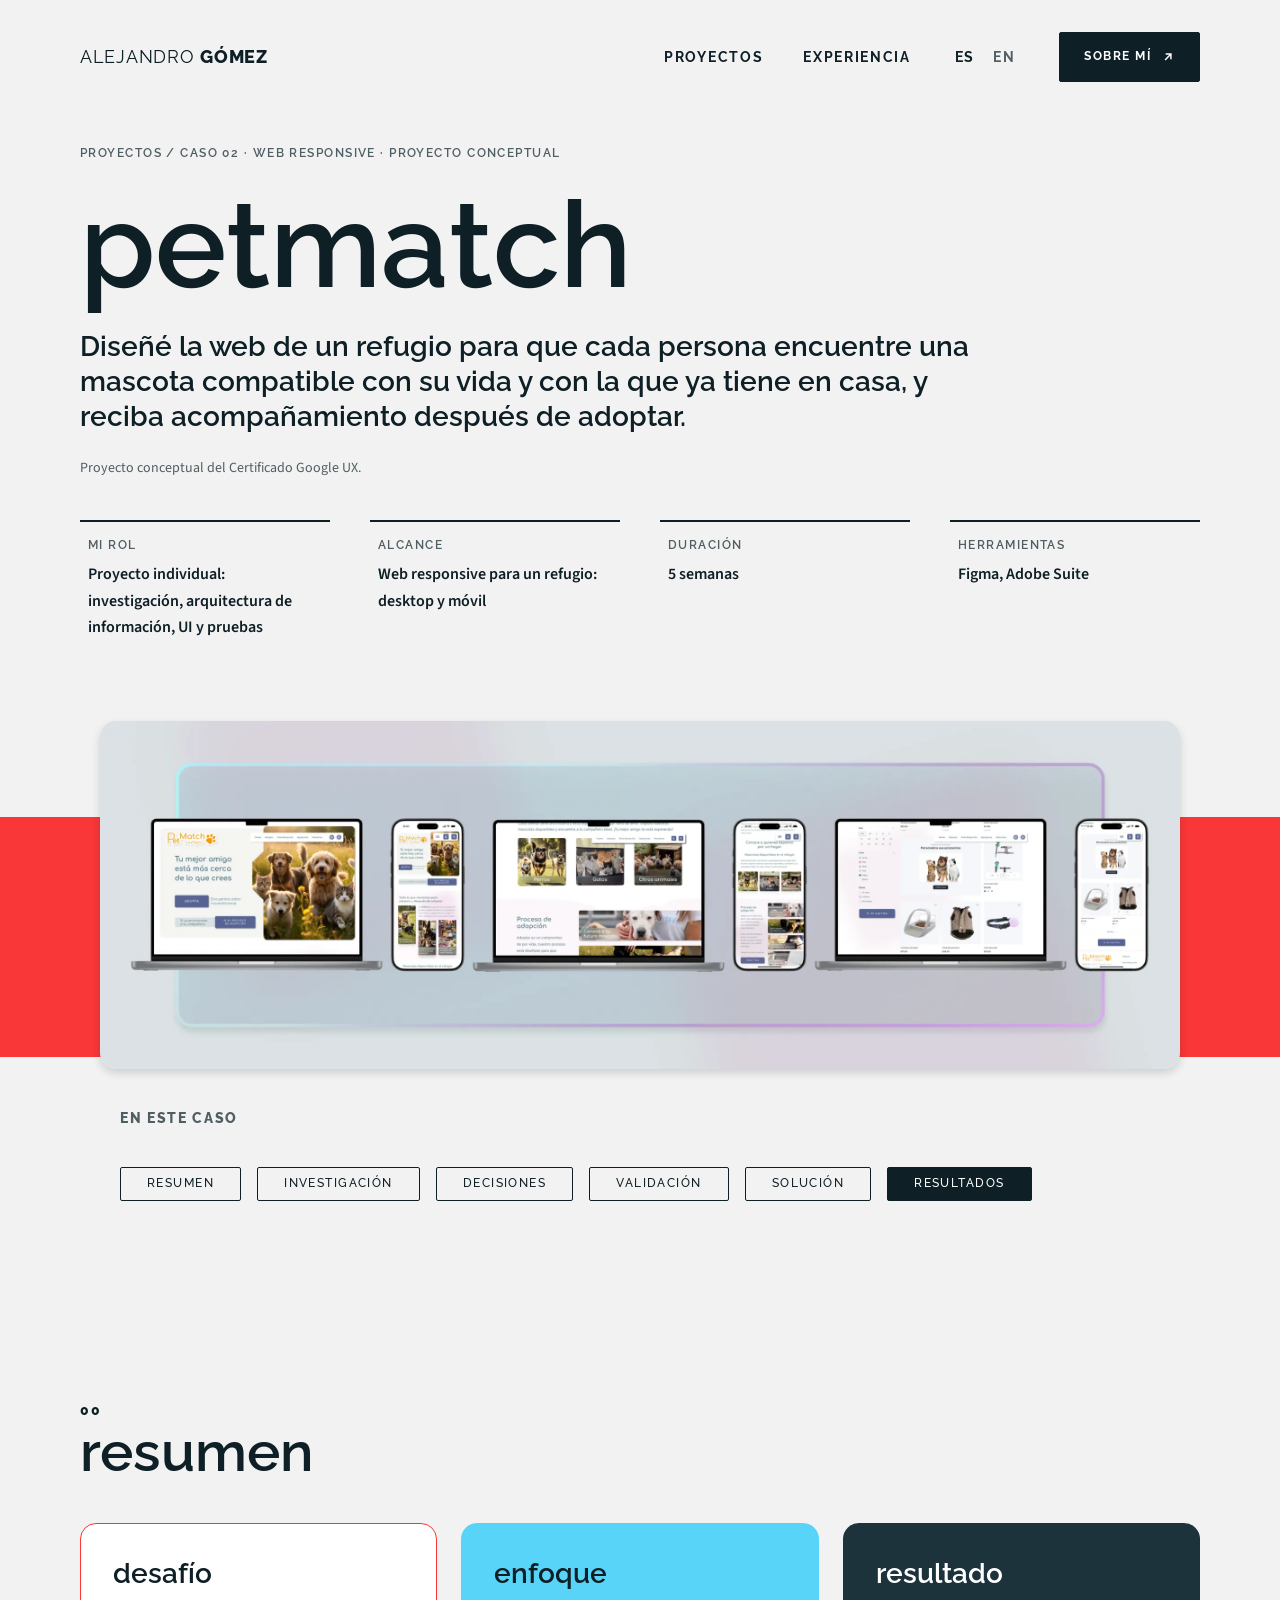
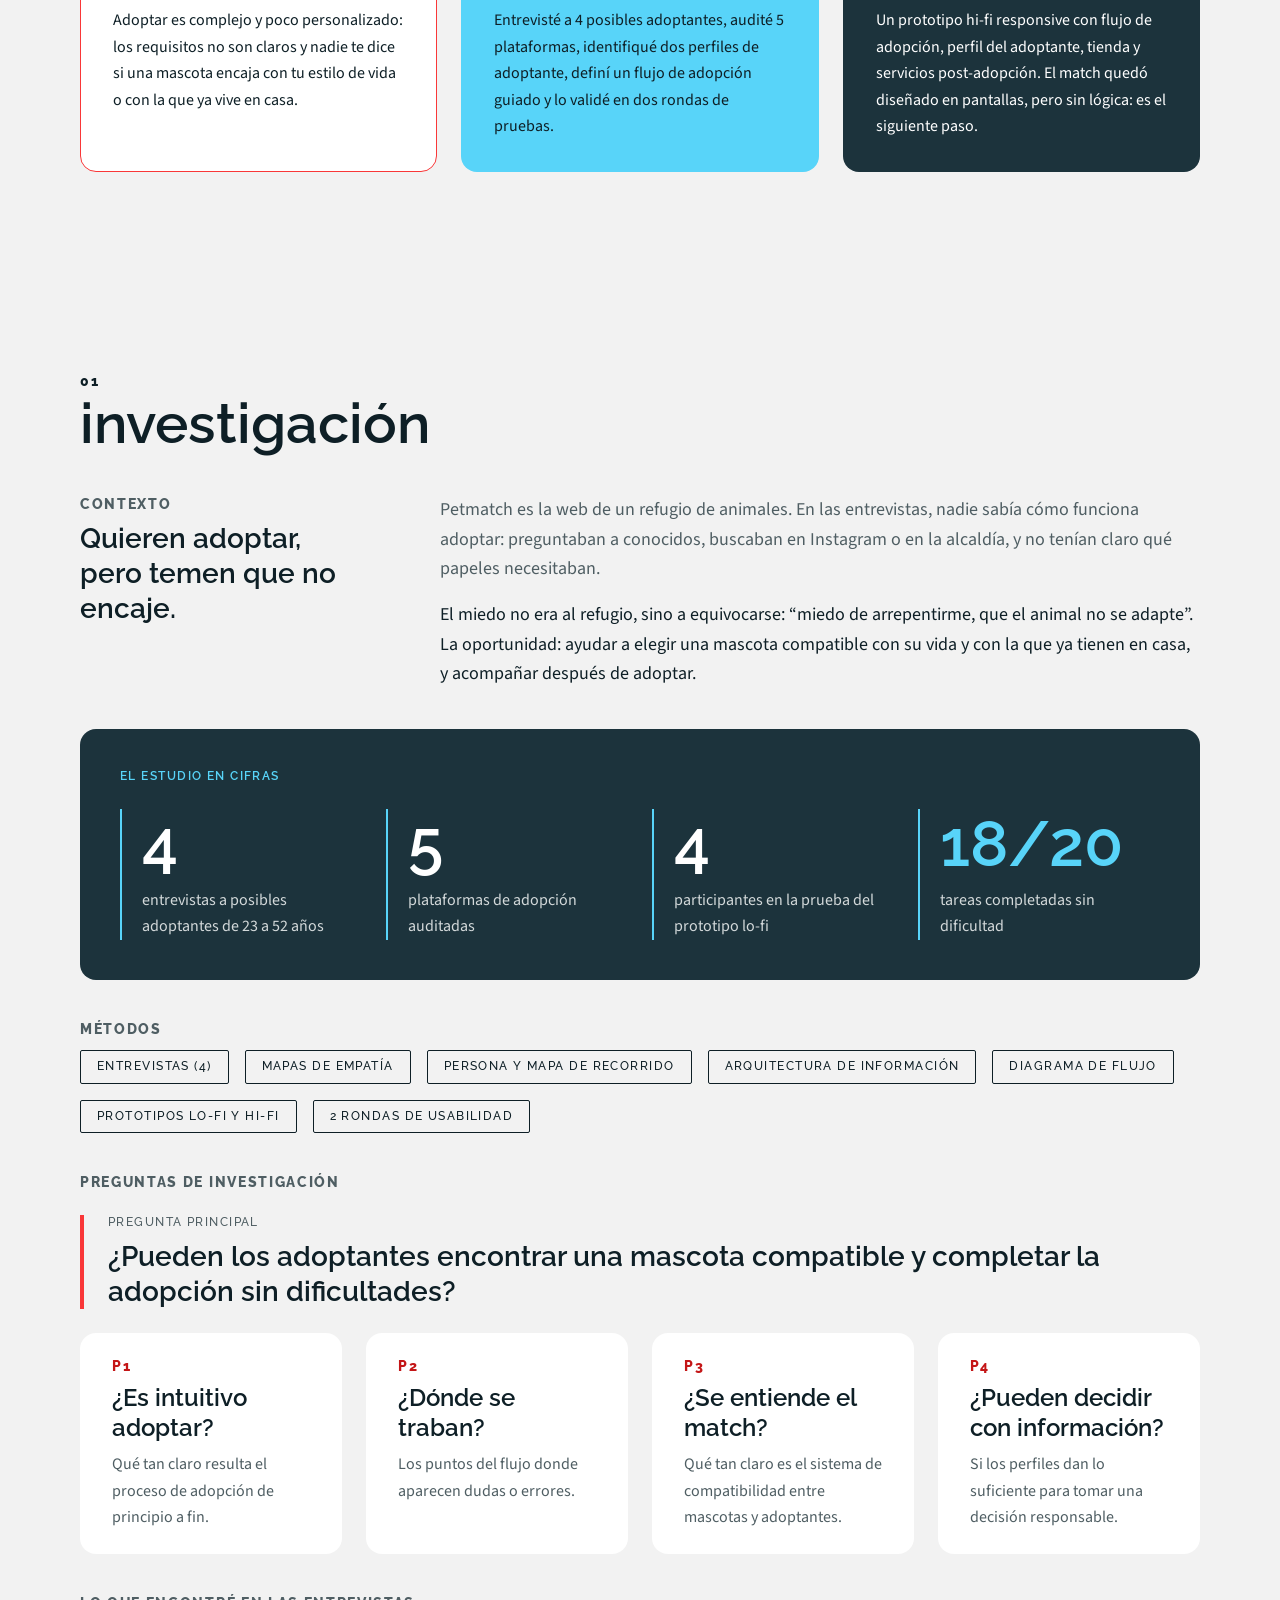
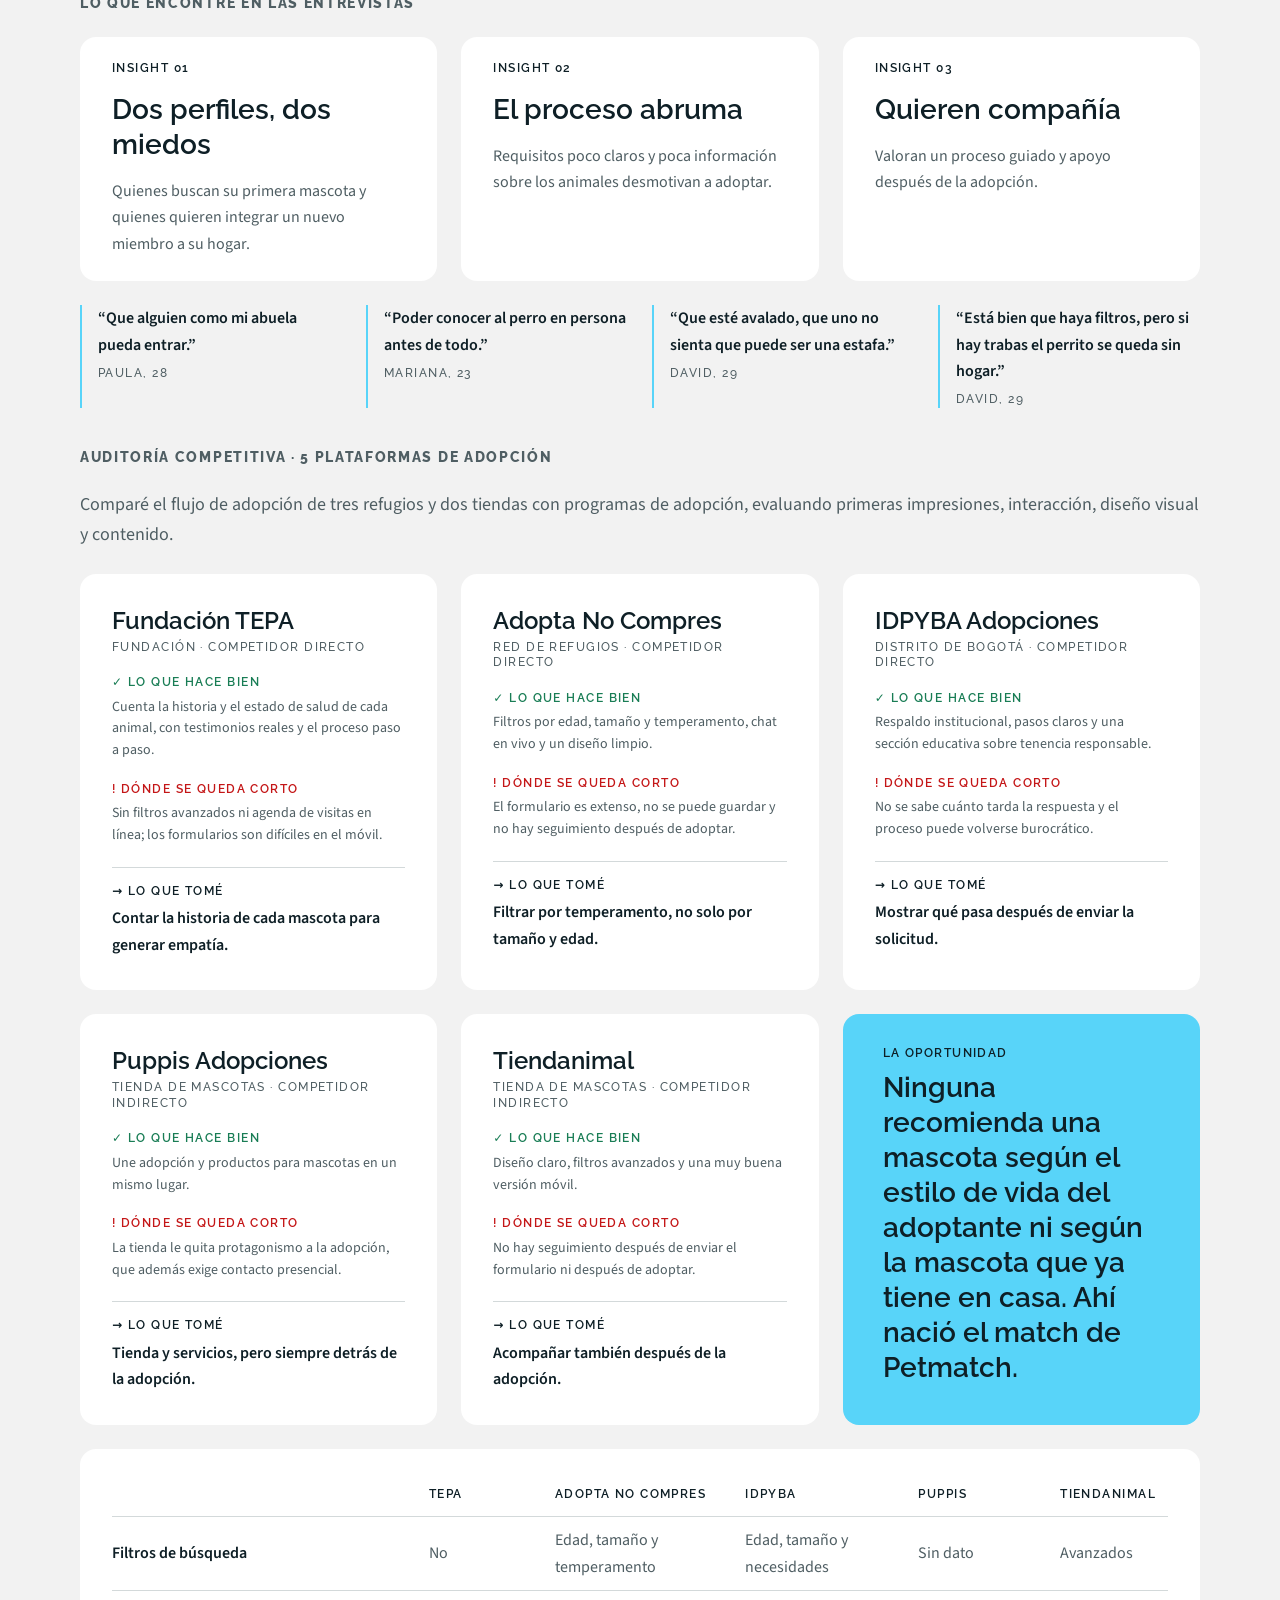
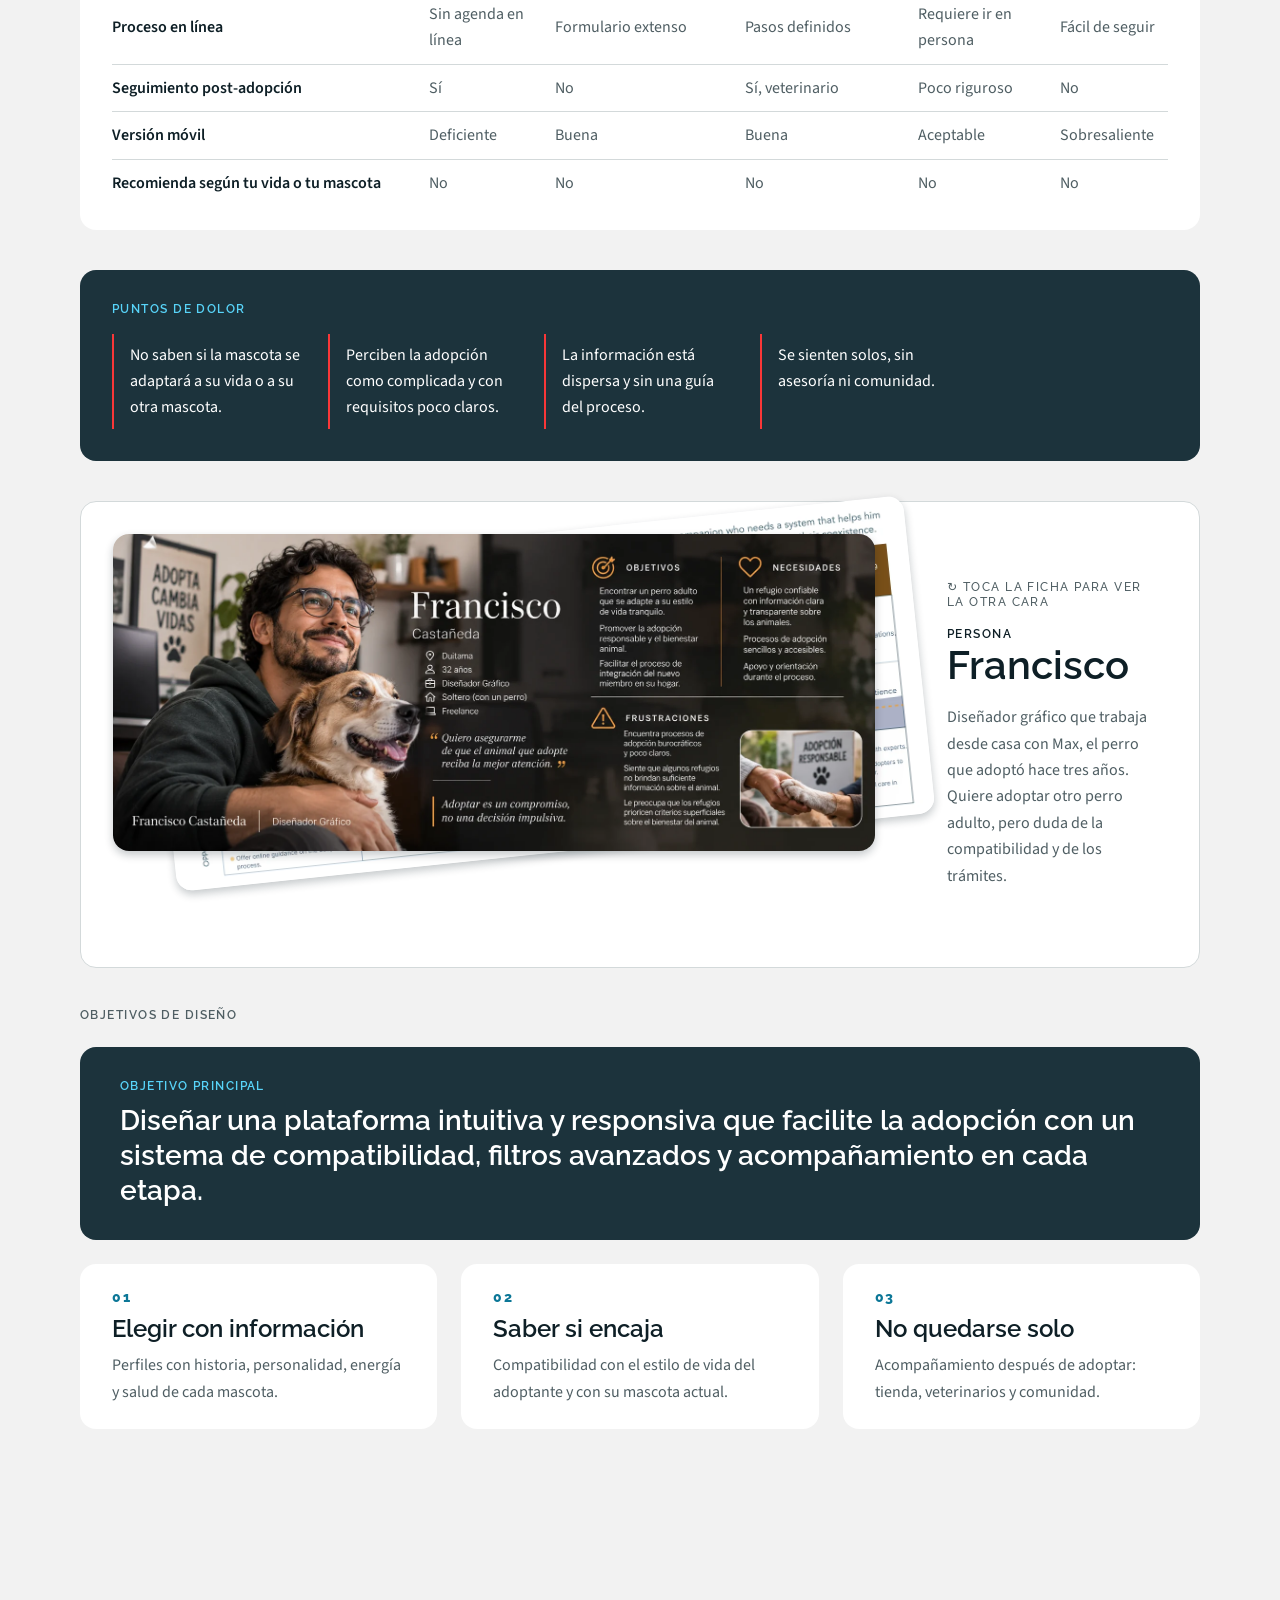
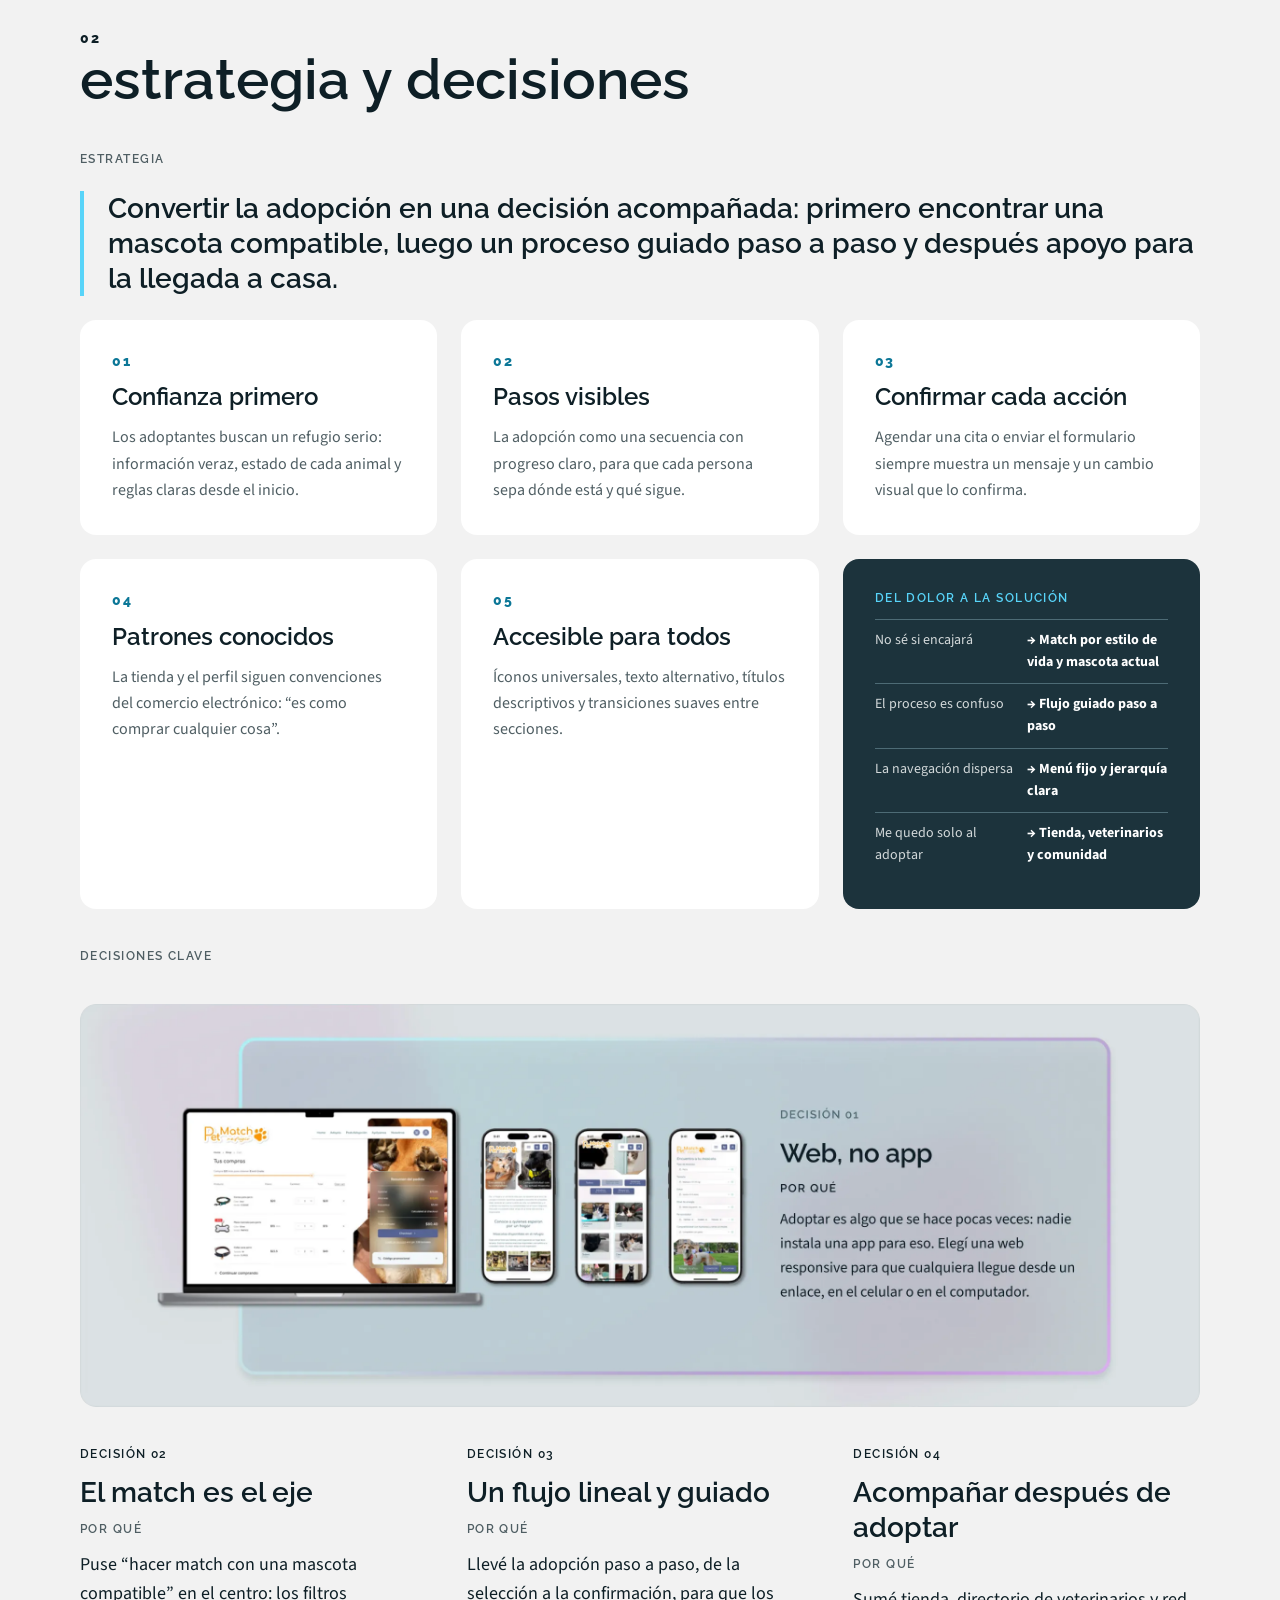
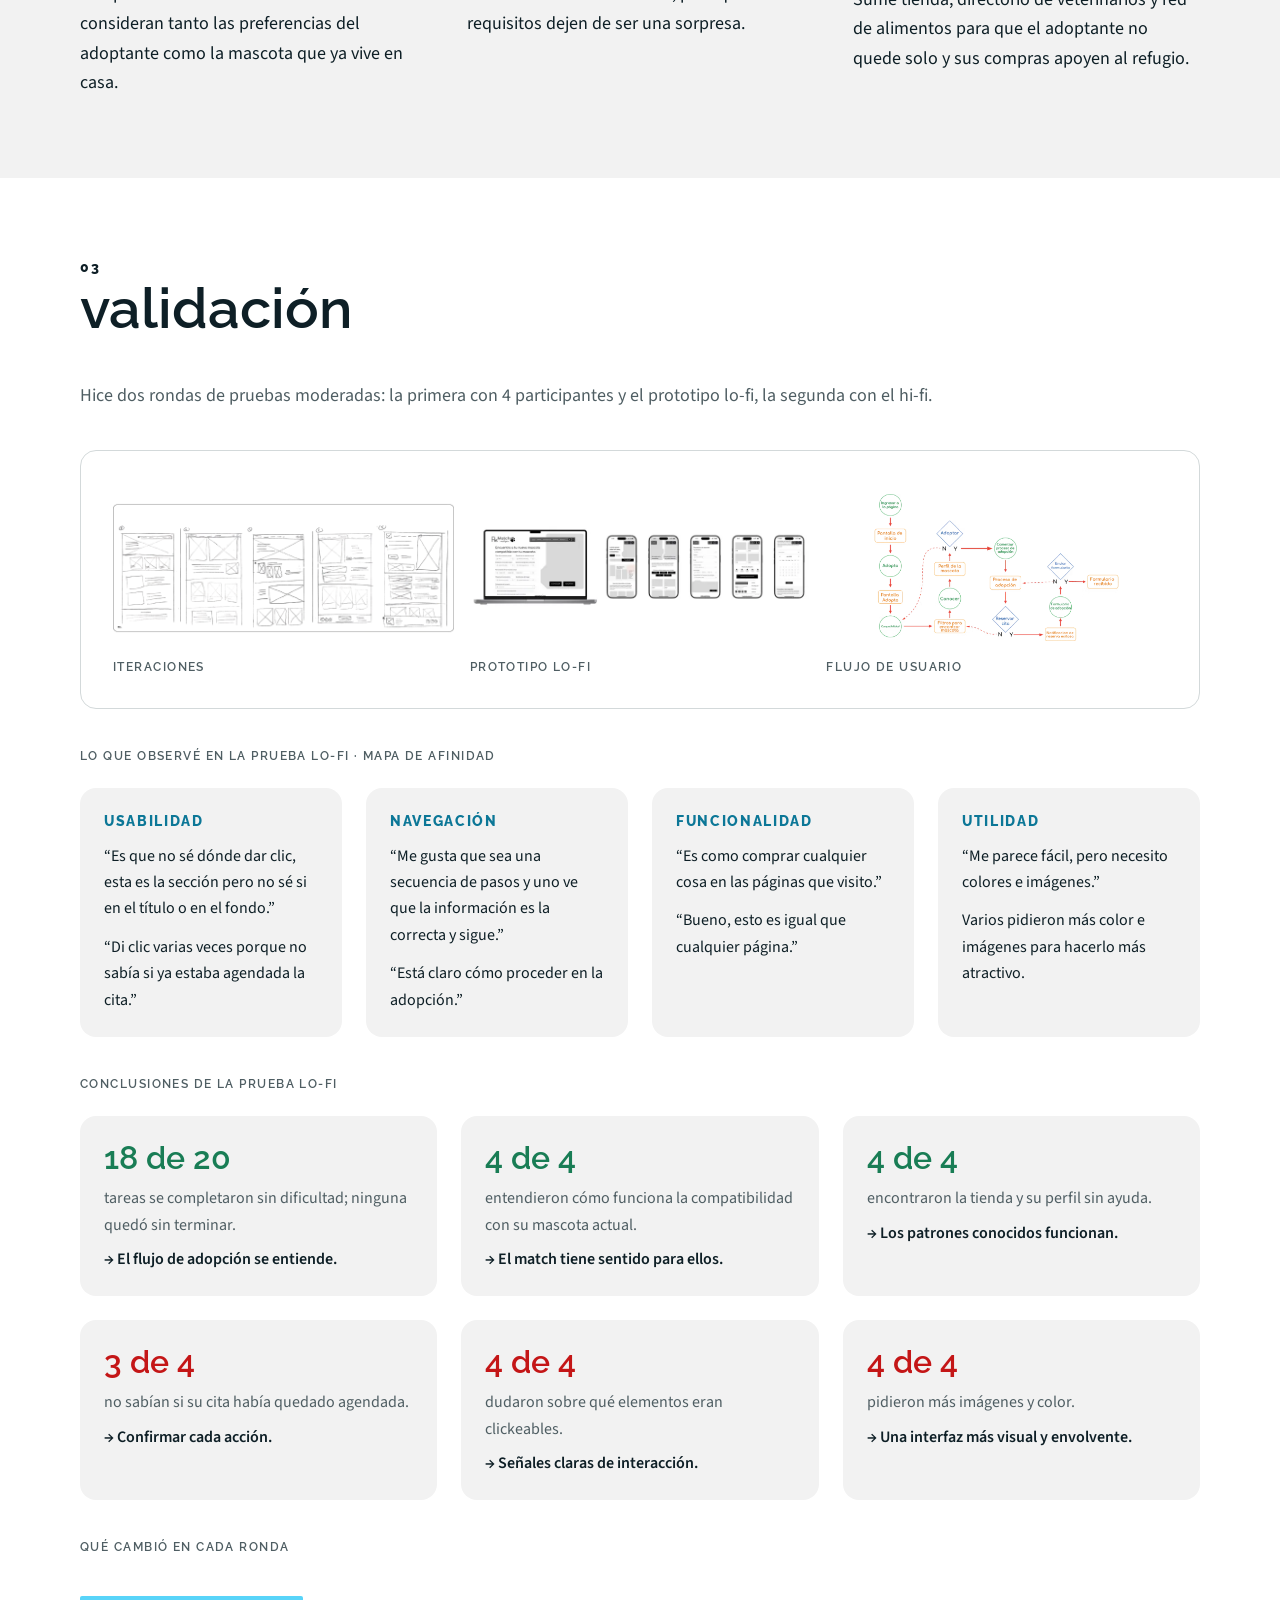
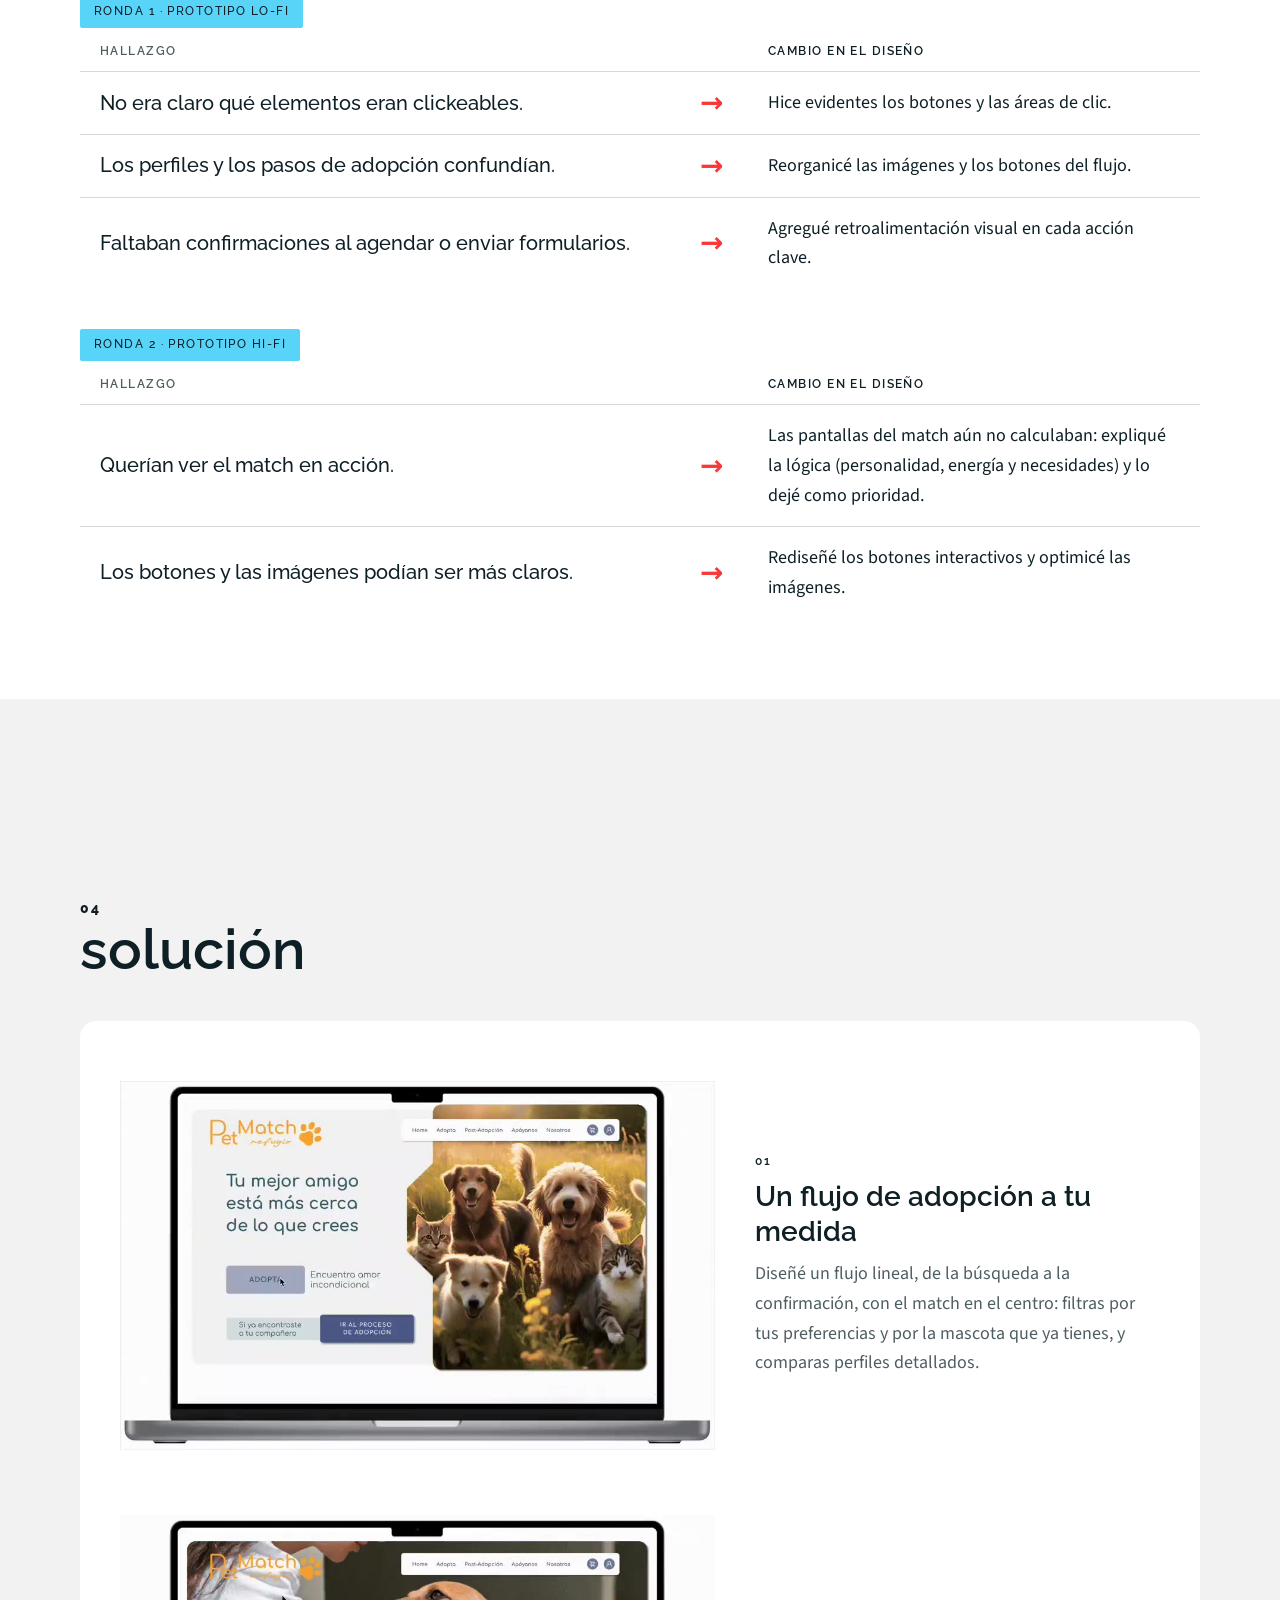
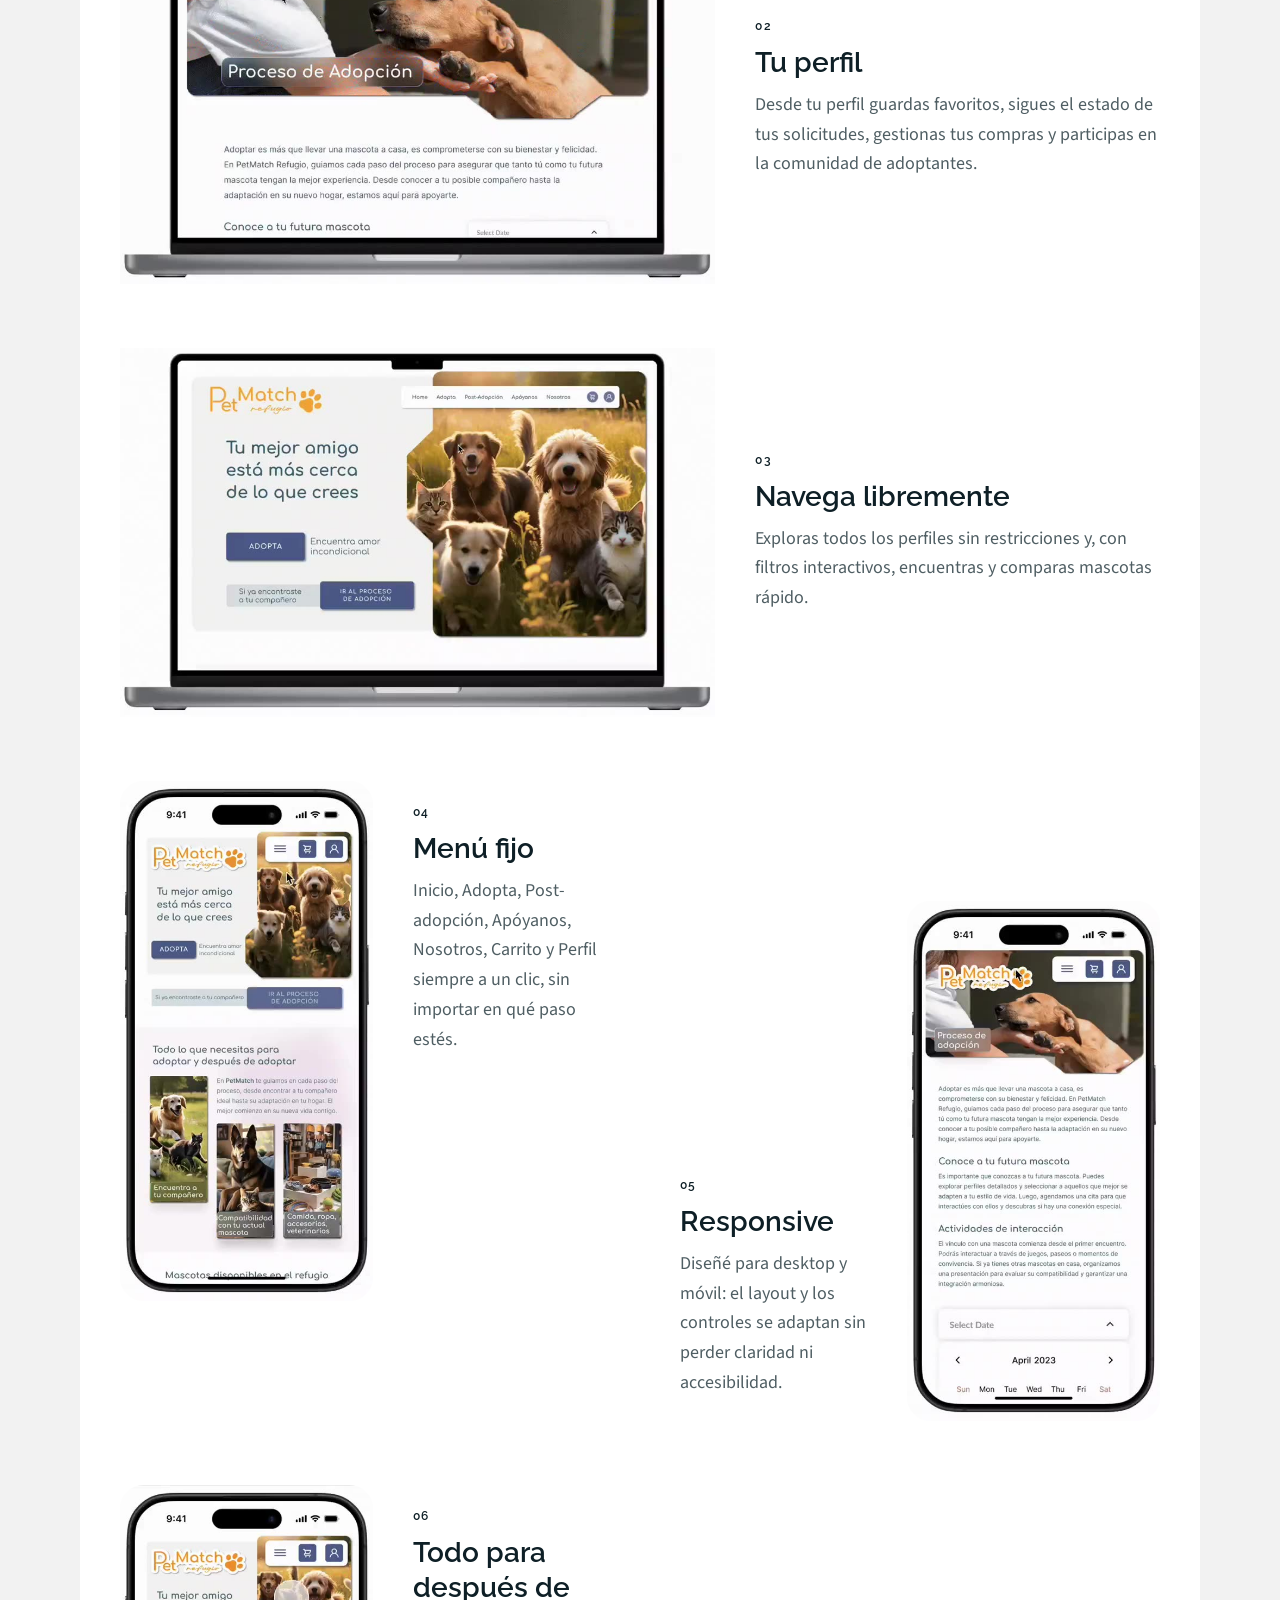
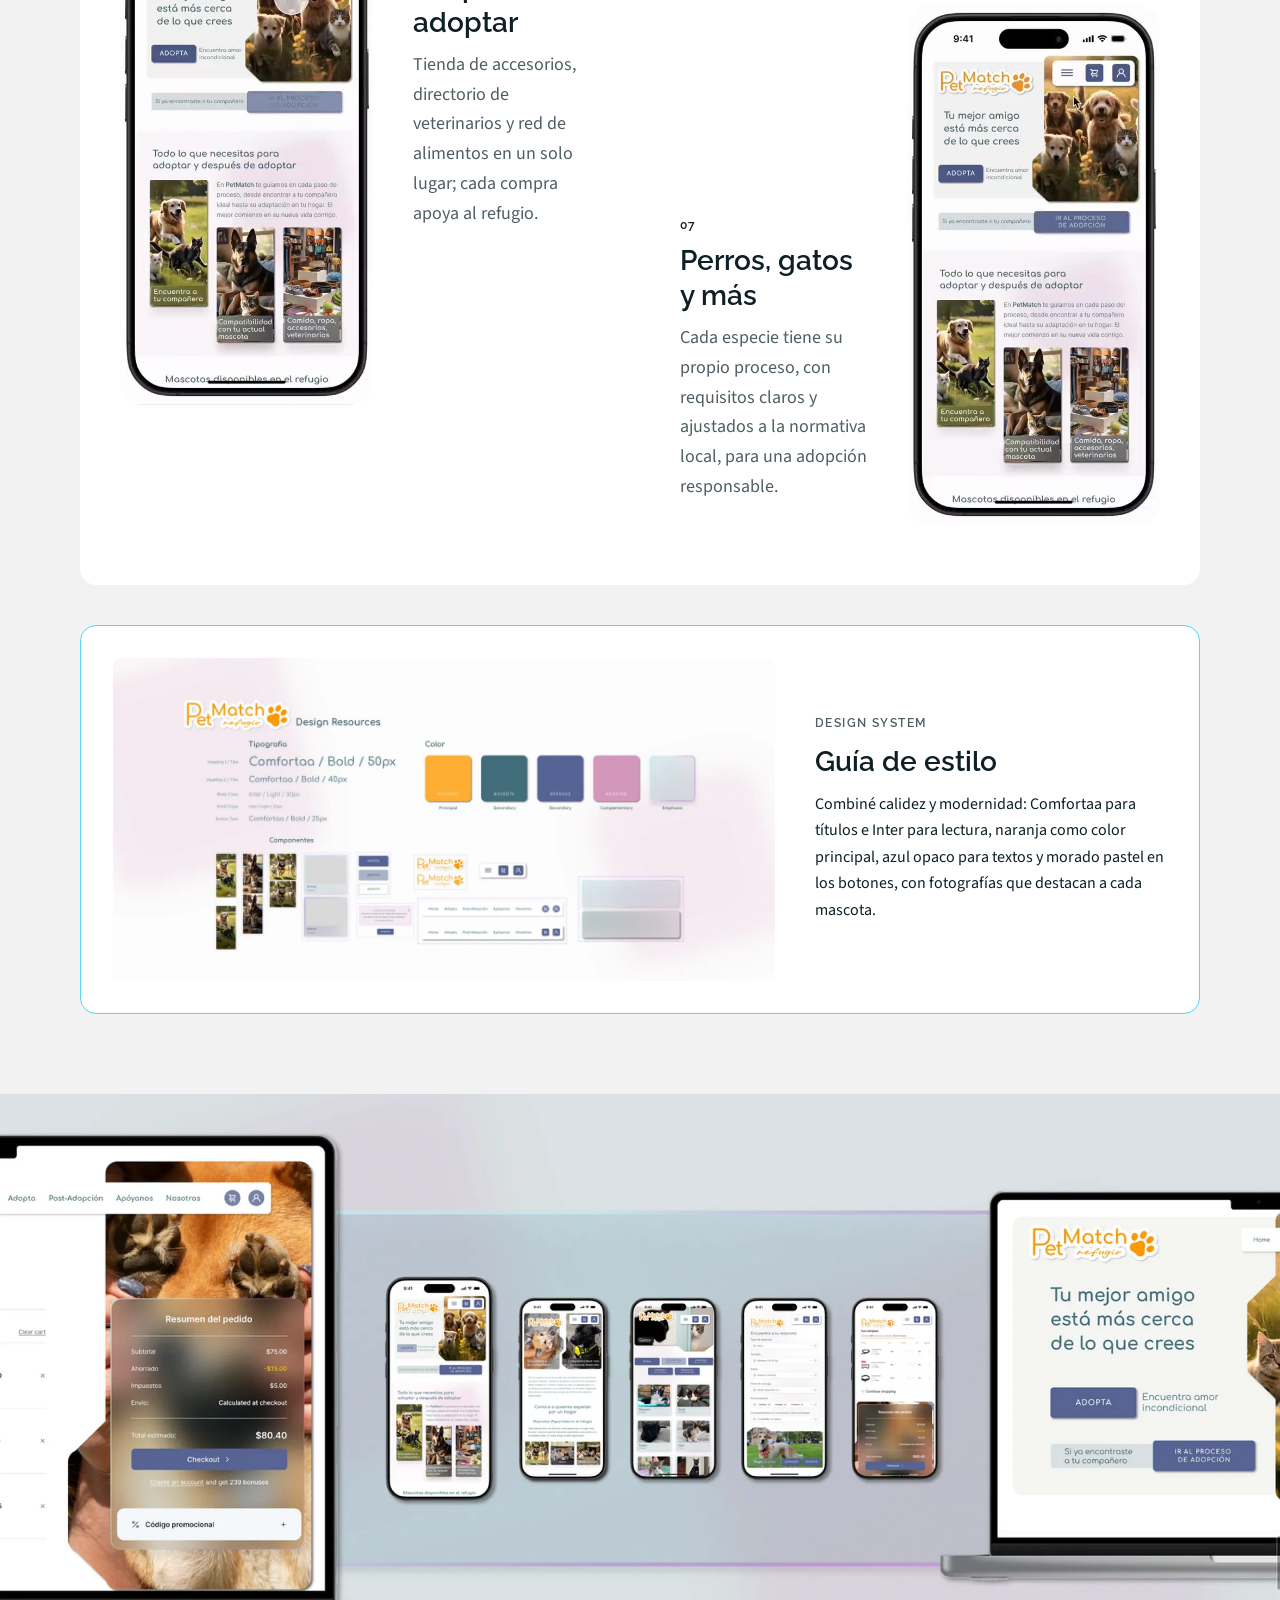
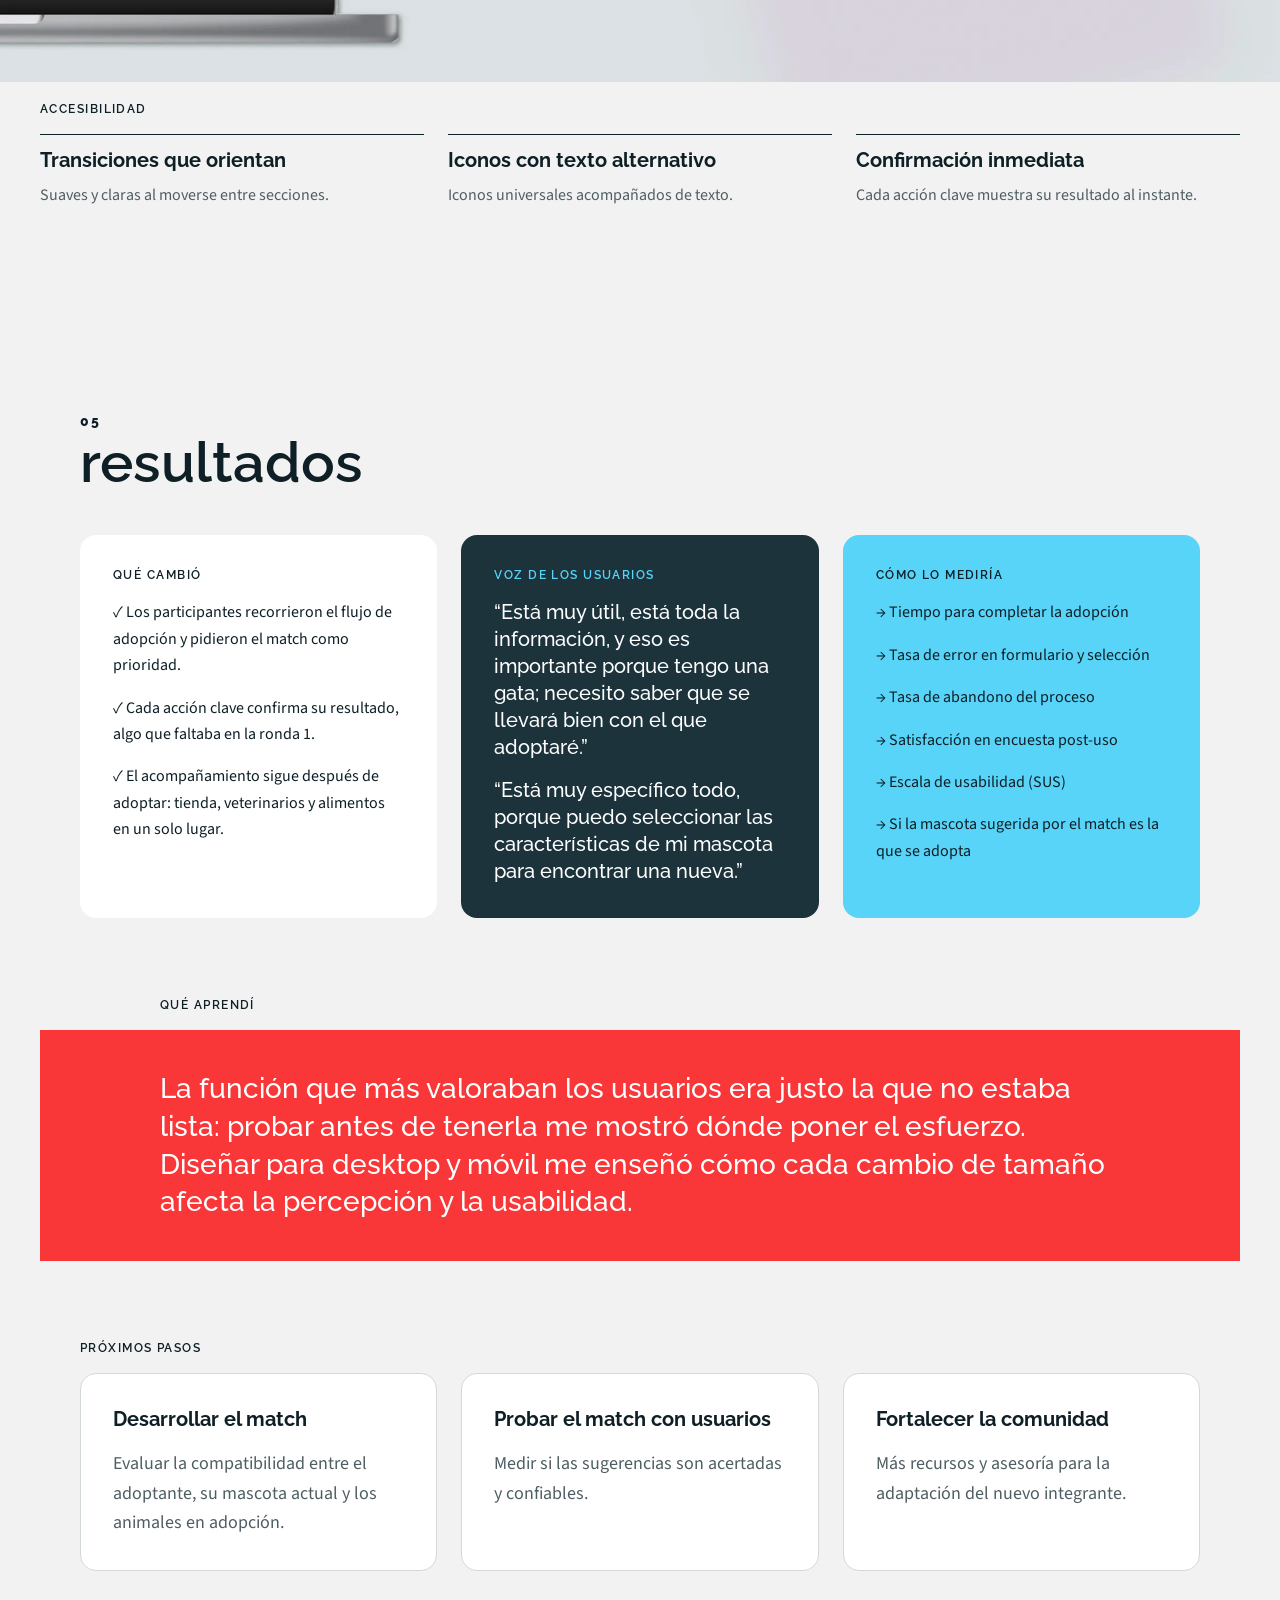
<file: casos/petmatch.html>
<!doctype html>
<html lang="es">
<head>
<meta charset="utf-8"><meta name="viewport" content="width=device-width,initial-scale=1">
<title>Petmatch · Alejandro Gómez</title>
<meta name="description" content="Diseñé la web de un refugio para que cada persona encuentre una mascota compatible con su vida y con la que ya tiene en casa, y reciba acompañamiento después de adoptar.">
<link rel="canonical" href="https://alejoogmz.github.io/casos/petmatch.html">
<meta property="og:type" content="article"><meta property="og:site_name" content="Alejandro Gómez · UX/UI"><meta property="og:locale" content="es_CO"><meta property="og:locale:alternate" content="en_US">
<meta property="og:url" content="https://alejoogmz.github.io/casos/petmatch.html"><meta property="og:title" content="Petmatch · Alejandro Gómez"><meta property="og:description" content="Diseñé la web de un refugio para que cada persona encuentre una mascota compatible con su vida y con la que ya tiene en casa, y reciba acompañamiento después de adoptar.">
<meta property="og:image" content="https://alejoogmz.github.io/assets/img/og-petmatch.jpg"><meta property="og:image:width" content="1200"><meta property="og:image:height" content="630"><meta property="og:image:alt" content="Pantallas de la web de Petmatch">
<meta name="twitter:card" content="summary_large_image"><meta name="theme-color" content="#0E1F26">
<link rel="icon" href="../assets/favicon.svg" type="image/svg+xml">
<link rel="preconnect" href="https://fonts.googleapis.com"><link rel="preconnect" href="https://fonts.gstatic.com" crossorigin>
<link href="https://fonts.googleapis.com/css2?family=Raleway:wght@400;500;600;700;800&family=Source+Sans+3:wght@400;600;700&display=swap" rel="stylesheet">
<link rel="stylesheet" href="../css/tokens.css"><link rel="stylesheet" href="../css/main.css"><link rel="stylesheet" href="../css/caso.css">
</head>
<body data-page="caso-petmatch" data-root="../">
<main id="main">
<header class="c-hero"><div class="cw">
<p class="t-et-m c-gris reveal" data-i18n="petmatch.303">Proyectos  /  Caso 02  ·  Web responsive · Proyecto conceptual</p>
<h1 class="split">petmatch</h1>
<p class="t-sub1 lead reveal" data-i18n="petmatch.304" style="--d:.4s">Diseñé la web de un refugio para que cada persona encuentre una mascota compatible con su vida y con la que ya tiene en casa, y reciba acompañamiento después de adoptar.</p>
<p class="t-c14 c-gris reveal" data-i18n="petmatch.305" style="--d:.5s">Proyecto conceptual del Certificado Google UX.</p>
<div class="ficha" data-stagger=".08"><div><p class="t-et-m c-gris" data-i18n="petmatch.289">Mi rol</p><p class="t-c16b" data-i18n="petmatch.290">Proyecto individual: investigación, arquitectura de información, UI y pruebas</p></div><div><p class="t-et-m c-gris" data-i18n="petmatch.291">Alcance</p><p class="t-c16b" data-i18n="petmatch.292">Web responsive para un refugio: desktop y móvil</p></div><div><p class="t-et-m c-gris" data-i18n="petmatch.293">Duración</p><p class="t-c16b" data-i18n="petmatch.294">5 semanas</p></div><div><p class="t-et-m c-gris" data-i18n="petmatch.295">Herramientas</p><p class="t-c16b" data-i18n="petmatch.296">Figma, Adobe Suite</p></div></div>
</div></header>
<div class="c-cover"><div class="c-cover__band"></div><div class="c-cover__img reveal"><img src="../assets/img/p4-p-hero.webp" alt="Pantallas de la web de Petmatch" data-i18n-attr="alt:petmatch.306" onerror="this.style.display='none'" fetchpriority="high"></div>
<div class="indice reveal"><p class="c-label c-label--l" data-i18n="petmatch.307">En este caso</p><nav aria-label="Secciones del caso"><a class="tag" data-i18n="petmatch.297" href="#resumen">Resumen</a><a class="tag" data-i18n="petmatch.298" href="#investigacion">Investigación</a><a class="tag" data-i18n="petmatch.299" href="#decisiones">Decisiones</a><a class="tag" data-i18n="petmatch.300" href="#validacion">Validación</a><a class="tag" data-i18n="petmatch.301" href="#solucion">Solución</a><a class="tag" data-i18n="petmatch.302" href="#resultados">Resultados</a></nav></div></div>
<section id="resumen" class="c-sec"><div class="cw"><div class="c-title reveal"><p class="t-et-l">00</p><h2 class="t-h1" data-i18n="petmatch.001">resumen</h2></div><div class="bento3" data-stagger=".1"><div class="card card--rojo-line"><h3 class="t-sub1" data-i18n="petmatch.002">desafío</h3><p class="t-c16" data-i18n="petmatch.003">Adoptar es complejo y poco personalizado: los requisitos no son claros y nadie te dice si una mascota encaja con tu estilo de vida o con la que ya vive en casa.</p></div><div class="card card--cian"><h3 class="t-sub1" data-i18n="petmatch.004">enfoque</h3><p class="t-c16" data-i18n="petmatch.005">Entrevisté a 4 posibles adoptantes, audité 5 plataformas, identifiqué dos perfiles de adoptante, definí un flujo de adopción guiado y lo validé en dos rondas de pruebas.</p></div><div class="card card--dark"><h3 class="t-sub1" data-i18n="petmatch.006">resultado</h3><p class="t-c16" data-i18n="petmatch.007">Un prototipo hi-fi responsive con flujo de adopción, perfil del adoptante, tienda y servicios post-adopción. El match quedó diseñado en pantallas, pero sin lógica: es el siguiente paso.</p></div></div></div></section>
<section id="investigacion" class="c-sec"><div class="cw"><div class="c-title reveal"><p class="t-et-l">01</p><h2 class="t-h1" data-i18n="petmatch.008">investigación</h2></div><div class="contexto reveal"><div class="contexto__l"><p class="c-label c-label--l" data-i18n="petmatch.009">Contexto</p><p class="t-sub1" data-i18n="petmatch.010">Quieren adoptar, pero temen que no encaje.</p></div>
<div class="contexto__r"><p class="t-c18 c-gris" data-i18n="petmatch.011">Petmatch es la web de un refugio de animales. En las entrevistas, nadie sabía cómo funciona adoptar: preguntaban a conocidos, buscaban en Instagram o en la alcaldía, y no tenían claro qué papeles necesitaban.</p><p class="t-c18 " data-i18n="petmatch.012">El miedo no era al refugio, sino a equivocarse: “miedo de arrepentirme, que el animal no se adapte”. La oportunidad: ayudar a elegir una mascota compatible con su vida y con la que ya tienen en casa, y acompañar después de adoptar.</p></div></div><div class="cifras reveal"><p class="t-et-m c-cian" data-i18n="petmatch.017">El estudio en cifras</p><div class="cifras__row" data-stagger=".1"><div class="cifra"><p class="t-display-s c-blanco" data-count="4">4</p><p class="t-c16" data-i18n="petmatch.013">entrevistas a posibles adoptantes de 23 a 52 años</p></div><div class="cifra"><p class="t-display-s c-blanco" data-count="5">5</p><p class="t-c16" data-i18n="petmatch.014">plataformas de adopción auditadas</p></div><div class="cifra"><p class="t-display-s c-blanco" data-count="4">4</p><p class="t-c16" data-i18n="petmatch.015">participantes en la prueba del prototipo lo-fi</p></div><div class="cifra"><p class="t-display-s c-cian" data-count="18/20">18/20</p><p class="t-c16" data-i18n="petmatch.016">tareas completadas sin dificultad</p></div></div></div><div class="c-stack reveal" style="gap:12px"><p class="c-label c-label--l" data-i18n="petmatch.018">Métodos</p><div class="tags-row" data-stagger=".05"><span class="tag" data-i18n="petmatch.019">Entrevistas (4)</span><span class="tag" data-i18n="petmatch.020">Mapas de empatía</span><span class="tag" data-i18n="petmatch.021">Persona y mapa de recorrido</span><span class="tag" data-i18n="petmatch.022">Arquitectura de información</span><span class="tag" data-i18n="petmatch.023">Diagrama de flujo</span><span class="tag" data-i18n="petmatch.024">Prototipos lo-fi y hi-fi</span><span class="tag" data-i18n="petmatch.025">2 rondas de usabilidad</span></div></div><div class="c-stack"><p class="c-label c-label--l reveal" data-i18n="petmatch.034">Preguntas de investigación</p><div class="principal reveal"><p class="t-et-s c-gris" data-i18n="petmatch.035">Pregunta principal</p><p class="t-sub1" data-i18n="petmatch.036">¿Pueden los adoptantes encontrar una mascota compatible y completar la adopción sin dificultades?</p></div>
<div class="g4" data-stagger=".1"><div class="card" style="padding:24px 32px;gap:8px"><p class="num">P1</p><h3 class="t-sub2" data-i18n="petmatch.026">¿Es intuitivo adoptar?</h3><p class="t-c16 c-gris" data-i18n="petmatch.027">Qué tan claro resulta el proceso de adopción de principio a fin.</p></div><div class="card" style="padding:24px 32px;gap:8px"><p class="num">P2</p><h3 class="t-sub2" data-i18n="petmatch.028">¿Dónde se traban?</h3><p class="t-c16 c-gris" data-i18n="petmatch.029">Los puntos del flujo donde aparecen dudas o errores.</p></div><div class="card" style="padding:24px 32px;gap:8px"><p class="num">P3</p><h3 class="t-sub2" data-i18n="petmatch.030">¿Se entiende el match?</h3><p class="t-c16 c-gris" data-i18n="petmatch.031">Qué tan claro es el sistema de compatibilidad entre mascotas y adoptantes.</p></div><div class="card" style="padding:24px 32px;gap:8px"><p class="num">P4</p><h3 class="t-sub2" data-i18n="petmatch.032">¿Pueden decidir con información?</h3><p class="t-c16 c-gris" data-i18n="petmatch.033">Si los perfiles dan lo suficiente para tomar una decisión responsable.</p></div></div></div><div class="c-stack"><p class="c-label c-label--l reveal" data-i18n="petmatch.054">Lo que encontré en las entrevistas</p><div class="g3" data-stagger=".1"><div class="card" style="padding:24px 32px"><p class="t-et-m" data-i18n="petmatch.037">Insight 01</p><h3 class="t-sub1" data-i18n="petmatch.038">Dos perfiles, dos miedos</h3><p class="t-c16 c-gris" data-i18n="petmatch.039">Quienes buscan su primera mascota y quienes quieren integrar un nuevo miembro a su hogar.</p></div><div class="card" style="padding:24px 32px"><p class="t-et-m" data-i18n="petmatch.040">Insight 02</p><h3 class="t-sub1" data-i18n="petmatch.041">El proceso abruma</h3><p class="t-c16 c-gris" data-i18n="petmatch.042">Requisitos poco claros y poca información sobre los animales desmotivan a adoptar.</p></div><div class="card" style="padding:24px 32px"><p class="t-et-m" data-i18n="petmatch.043">Insight 03</p><h3 class="t-sub1" data-i18n="petmatch.044">Quieren compañía</h3><p class="t-c16 c-gris" data-i18n="petmatch.045">Valoran un proceso guiado y apoyo después de la adopción.</p></div></div><div class="g4 voces" data-stagger=".08"><blockquote class="voz"><p class="t-c16b" data-i18n="petmatch.046">“Que alguien como mi abuela pueda entrar.”</p><p class="t-et-s c-gris" data-i18n="petmatch.047">Paula, 28</p></blockquote><blockquote class="voz"><p class="t-c16b" data-i18n="petmatch.048">“Poder conocer al perro en persona antes de todo.”</p><p class="t-et-s c-gris" data-i18n="petmatch.049">Mariana, 23</p></blockquote><blockquote class="voz"><p class="t-c16b" data-i18n="petmatch.050">“Que esté avalado, que uno no sienta que puede ser una estafa.”</p><p class="t-et-s c-gris" data-i18n="petmatch.051">David, 29</p></blockquote><blockquote class="voz"><p class="t-c16b" data-i18n="petmatch.052">“Está bien que haya filtros, pero si hay trabas el perrito se queda sin hogar.”</p><p class="t-et-s c-gris" data-i18n="petmatch.053">David, 29</p></blockquote></div></div><div class="c-stack"><p class="c-label c-label--l reveal" data-i18n="petmatch.114">Auditoría competitiva · 5 plataformas de adopción</p><p class="t-c18 c-gris reveal" data-i18n="petmatch.115">Comparé el flujo de adopción de tres refugios y dos tiendas con programas de adopción, evaluando primeras impresiones, interacción, diseño visual y contenido.</p>
<div class="g3" data-stagger=".1"><div class="card ref"><div class="ref__head"><h3 class="t-sub2">Fundación TEPA</h3><p class="t-et-s c-gris" data-i18n="petmatch.055">Fundación · competidor directo</p></div>
<div class="ref__b"><p class="t-et-m ok" data-i18n="petmatch.056">✓  Lo que hace bien</p><p class="t-c14 c-gris" data-i18n="petmatch.057">Cuenta la historia y el estado de salud de cada animal, con testimonios reales y el proceso paso a paso.</p></div>
<div class="ref__b"><p class="t-et-m ko" data-i18n="petmatch.058">!  Dónde se queda corto</p><p class="t-c14 c-gris" data-i18n="petmatch.059">Sin filtros avanzados ni agenda de visitas en línea; los formularios son difíciles en el móvil.</p></div>
<div class="ref__take"><p class="t-et-m" data-i18n="petmatch.060">→  Lo que tomé</p><p class="t-c16b" data-i18n="petmatch.061">Contar la historia de cada mascota para generar empatía.</p></div></div><div class="card ref"><div class="ref__head"><h3 class="t-sub2">Adopta No Compres</h3><p class="t-et-s c-gris" data-i18n="petmatch.062">Red de refugios · competidor directo</p></div>
<div class="ref__b"><p class="t-et-m ok" data-i18n="petmatch.063">✓  Lo que hace bien</p><p class="t-c14 c-gris" data-i18n="petmatch.064">Filtros por edad, tamaño y temperamento, chat en vivo y un diseño limpio.</p></div>
<div class="ref__b"><p class="t-et-m ko" data-i18n="petmatch.065">!  Dónde se queda corto</p><p class="t-c14 c-gris" data-i18n="petmatch.066">El formulario es extenso, no se puede guardar y no hay seguimiento después de adoptar.</p></div>
<div class="ref__take"><p class="t-et-m" data-i18n="petmatch.067">→  Lo que tomé</p><p class="t-c16b" data-i18n="petmatch.068">Filtrar por temperamento, no solo por tamaño y edad.</p></div></div><div class="card ref"><div class="ref__head"><h3 class="t-sub2">IDPYBA Adopciones</h3><p class="t-et-s c-gris" data-i18n="petmatch.069">Distrito de Bogotá · competidor directo</p></div>
<div class="ref__b"><p class="t-et-m ok" data-i18n="petmatch.070">✓  Lo que hace bien</p><p class="t-c14 c-gris" data-i18n="petmatch.071">Respaldo institucional, pasos claros y una sección educativa sobre tenencia responsable.</p></div>
<div class="ref__b"><p class="t-et-m ko" data-i18n="petmatch.072">!  Dónde se queda corto</p><p class="t-c14 c-gris" data-i18n="petmatch.073">No se sabe cuánto tarda la respuesta y el proceso puede volverse burocrático.</p></div>
<div class="ref__take"><p class="t-et-m" data-i18n="petmatch.074">→  Lo que tomé</p><p class="t-c16b" data-i18n="petmatch.075">Mostrar qué pasa después de enviar la solicitud.</p></div></div><div class="card ref"><div class="ref__head"><h3 class="t-sub2">Puppis Adopciones</h3><p class="t-et-s c-gris" data-i18n="petmatch.076">Tienda de mascotas · competidor indirecto</p></div>
<div class="ref__b"><p class="t-et-m ok" data-i18n="petmatch.077">✓  Lo que hace bien</p><p class="t-c14 c-gris" data-i18n="petmatch.078">Une adopción y productos para mascotas en un mismo lugar.</p></div>
<div class="ref__b"><p class="t-et-m ko" data-i18n="petmatch.079">!  Dónde se queda corto</p><p class="t-c14 c-gris" data-i18n="petmatch.080">La tienda le quita protagonismo a la adopción, que además exige contacto presencial.</p></div>
<div class="ref__take"><p class="t-et-m" data-i18n="petmatch.081">→  Lo que tomé</p><p class="t-c16b" data-i18n="petmatch.082">Tienda y servicios, pero siempre detrás de la adopción.</p></div></div><div class="card ref"><div class="ref__head"><h3 class="t-sub2">Tiendanimal</h3><p class="t-et-s c-gris" data-i18n="petmatch.083">Tienda de mascotas · competidor indirecto</p></div>
<div class="ref__b"><p class="t-et-m ok" data-i18n="petmatch.084">✓  Lo que hace bien</p><p class="t-c14 c-gris" data-i18n="petmatch.085">Diseño claro, filtros avanzados y una muy buena versión móvil.</p></div>
<div class="ref__b"><p class="t-et-m ko" data-i18n="petmatch.086">!  Dónde se queda corto</p><p class="t-c14 c-gris" data-i18n="petmatch.087">No hay seguimiento después de enviar el formulario ni después de adoptar.</p></div>
<div class="ref__take"><p class="t-et-m" data-i18n="petmatch.088">→  Lo que tomé</p><p class="t-c16b" data-i18n="petmatch.089">Acompañar también después de la adopción.</p></div></div><div class="card card--cian" style="padding:32px 40px;gap:8px"><p class="t-et-m" data-i18n="petmatch.112">La oportunidad</p><p class="t-sub1" data-i18n="petmatch.113">Ninguna recomienda una mascota según el estilo de vida del adoptante ni según la mascota que ya tiene en casa. Ahí nació el match de Petmatch.</p></div></div>
<div class="tabla reveal"><table><thead><tr><th scope="col"></th><th scope="col">TEPA</th><th scope="col">Adopta No Compres</th><th scope="col">IDPYBA</th><th scope="col">Puppis</th><th scope="col">Tiendanimal</th></tr></thead><tbody><tr><td data-i18n="petmatch.090">Filtros de búsqueda</td><td>No</td><td data-i18n="petmatch.091">Edad, tamaño y temperamento</td><td data-i18n="petmatch.092">Edad, tamaño y necesidades</td><td data-i18n="petmatch.093">Sin dato</td><td data-i18n="petmatch.094">Avanzados</td></tr><tr><td data-i18n="petmatch.095">Proceso en línea</td><td data-i18n="petmatch.096">Sin agenda en línea</td><td data-i18n="petmatch.097">Formulario extenso</td><td data-i18n="petmatch.098">Pasos definidos</td><td data-i18n="petmatch.099">Requiere ir en persona</td><td data-i18n="petmatch.100">Fácil de seguir</td></tr><tr><td data-i18n="petmatch.101">Seguimiento post-adopción</td><td data-i18n="petmatch.102">Sí</td><td>No</td><td data-i18n="petmatch.103">Sí, veterinario</td><td data-i18n="petmatch.104">Poco riguroso</td><td>No</td></tr><tr><td data-i18n="petmatch.105">Versión móvil</td><td data-i18n="petmatch.106">Deficiente</td><td data-i18n="petmatch.107">Buena</td><td data-i18n="petmatch.108">Buena</td><td data-i18n="petmatch.109">Aceptable</td><td data-i18n="petmatch.110">Sobresaliente</td></tr><tr><td data-i18n="petmatch.111">Recomienda según tu vida o tu mascota</td><td>No</td><td>No</td><td>No</td><td>No</td><td>No</td></tr></tbody></table></div></div><div class="dolor reveal"><p class="t-et-m c-cian" data-i18n="petmatch.116">Puntos de dolor</p><div class="dolor__list" data-stagger=".08"><p class="t-c16" data-i18n="petmatch.117">No saben si la mascota se adaptará a su vida o a su otra mascota.</p><p class="t-c16" data-i18n="petmatch.118">Perciben la adopción como complicada y con requisitos poco claros.</p><p class="t-c16" data-i18n="petmatch.119">La información está dispersa y sin una guía del proceso.</p><p class="t-c16" data-i18n="petmatch.120">Se sienten solos, sin asesoría ni comunidad.</p></div></div><div class="persona reveal"><div class="persona__card" role="button" tabindex="0" aria-pressed="false" aria-label="Ver la otra cara de la persona" onclick="this.classList.toggle('is-flip');this.setAttribute('aria-pressed',this.classList.contains('is-flip'))" onkeydown="if(event.key==='Enter'||event.key===' '){event.preventDefault();this.click()}"><img src="../assets/img/petmatch-persona-2.webp" alt="Mapa de recorrido de la persona" data-i18n-attr="alt:petmatch.121" loading="lazy" onerror="this.style.display='none'" class="persona__back"><img src="../assets/img/petmatch-persona-1.webp" alt="Ficha de la persona Francisco" data-i18n-attr="alt:petmatch.122" loading="lazy" onerror="this.style.display='none'" class="persona__front"></div>
<div class="persona__txt"><p class="persona__hint" data-i18n="petmatch.123">↻  Toca la ficha para ver la otra cara</p><div><p class="t-et-m" data-i18n="petmatch.124">Persona</p><h3 class="t-h3">Francisco</h3></div><p class="t-c16 c-gris" data-i18n="petmatch.125">Diseñador gráfico que trabaja desde casa con Max, el perro que adoptó hace tres años. Quiere adoptar otro perro adulto, pero duda de la compatibilidad y de los trámites.</p></div></div><div class="c-stack"><p class="c-label reveal" data-i18n="petmatch.132">Objetivos de diseño</p>
<div class="card card--dark reveal" style="padding:32px 40px;gap:8px"><p class="t-et-m c-cian" data-i18n="petmatch.133">Objetivo principal</p><p class="t-sub1" data-i18n="petmatch.134">Diseñar una plataforma intuitiva y responsiva que facilite la adopción con un sistema de compatibilidad, filtros avanzados y acompañamiento en cada etapa.</p></div>
<div class="g3" data-stagger=".1"><div class="card" style="padding:24px 32px;gap:8px"><p class="num num--cian">01</p><h3 class="t-sub2" data-i18n="petmatch.126">Elegir con información</h3><p class="t-c16 c-gris" data-i18n="petmatch.127">Perfiles con historia, personalidad, energía y salud de cada mascota.</p></div><div class="card" style="padding:24px 32px;gap:8px"><p class="num num--cian">02</p><h3 class="t-sub2" data-i18n="petmatch.128">Saber si encaja</h3><p class="t-c16 c-gris" data-i18n="petmatch.129">Compatibilidad con el estilo de vida del adoptante y con su mascota actual.</p></div><div class="card" style="padding:24px 32px;gap:8px"><p class="num num--cian">03</p><h3 class="t-sub2" data-i18n="petmatch.130">No quedarse solo</h3><p class="t-c16 c-gris" data-i18n="petmatch.131">Acompañamiento después de adoptar: tienda, veterinarios y comunidad.</p></div></div></div></div></section>
<section id="decisiones" class="c-sec"><div class="cw"><div class="c-title reveal"><p class="t-et-l">02</p><h2 class="t-h1" data-i18n="petmatch.135">estrategia y decisiones</h2></div><div class="c-stack"><p class="c-label reveal" data-i18n="petmatch.155">Estrategia</p><div class="idea reveal"><p class="t-sub1" data-i18n="petmatch.156">Convertir la adopción en una decisión acompañada: primero encontrar una mascota compatible, luego un proceso guiado paso a paso y después apoyo para la llegada a casa.</p></div>
<div class="principios-c" data-stagger=".08"><div class="card"><p class="num num--cian">01</p><h3 class="t-sub2" data-i18n="petmatch.136">Confianza primero</h3><p class="t-c16 c-gris" data-i18n="petmatch.137">Los adoptantes buscan un refugio serio: información veraz, estado de cada animal y reglas claras desde el inicio.</p></div><div class="card"><p class="num num--cian">02</p><h3 class="t-sub2" data-i18n="petmatch.138">Pasos visibles</h3><p class="t-c16 c-gris" data-i18n="petmatch.139">La adopción como una secuencia con progreso claro, para que cada persona sepa dónde está y qué sigue.</p></div><div class="card"><p class="num num--cian">03</p><h3 class="t-sub2" data-i18n="petmatch.140">Confirmar cada acción</h3><p class="t-c16 c-gris" data-i18n="petmatch.141">Agendar una cita o enviar el formulario siempre muestra un mensaje y un cambio visual que lo confirma.</p></div><div class="card"><p class="num num--cian">04</p><h3 class="t-sub2" data-i18n="petmatch.142">Patrones conocidos</h3><p class="t-c16 c-gris" data-i18n="petmatch.143">La tienda y el perfil siguen convenciones del comercio electrónico: “es como comprar cualquier cosa”.</p></div><div class="card"><p class="num num--cian">05</p><h3 class="t-sub2" data-i18n="petmatch.144">Accesible para todos</h3><p class="t-c16 c-gris" data-i18n="petmatch.145">Íconos universales, texto alternativo, títulos descriptivos y transiciones suaves entre secciones.</p></div><div class="p2s"><p class="t-et-m c-cian" data-i18n="petmatch.154">Del dolor a la solución</p><div style="height:12px"></div><div class="p2s__row"><span class="t-c14" data-i18n="petmatch.146">No sé si encajará</span><span class="t-c14b" data-i18n="petmatch.147">→  Match por estilo de vida y mascota actual</span></div><div class="p2s__row"><span class="t-c14" data-i18n="petmatch.148">El proceso es confuso</span><span class="t-c14b" data-i18n="petmatch.149">→  Flujo guiado paso a paso</span></div><div class="p2s__row"><span class="t-c14" data-i18n="petmatch.150">La navegación dispersa</span><span class="t-c14b" data-i18n="petmatch.151">→  Menú fijo y jerarquía clara</span></div><div class="p2s__row"><span class="t-c14" data-i18n="petmatch.152">Me quedo solo al adoptar</span><span class="t-c14b" data-i18n="petmatch.153">→  Tienda, veterinarios y comunidad</span></div></div></div></div><p class="c-label reveal" data-i18n="petmatch.170">Decisiones clave</p>
<div class="deci-main reveal deci-main--fondo deci-main--sr"><div class="deci-main__imgs" data-stagger=".1"><img src="../assets/img/p4-imagen.webp" alt="Petmatch en computador y celular" data-i18n-attr="alt:petmatch.157" loading="lazy" onerror="this.style.display='none'"></div>
<div class="deci-main__txt"><p class="t-et-m" data-i18n="petmatch.171" style="color:var(--gris-300)">Decisión 01</p><h3 class="t-sub1" data-i18n="petmatch.172">Web, no app</h3><p class="t-et-m" data-i18n="petmatch.173" style="color:var(--cian-100)">Por qué</p><p class="t-c18" data-i18n="petmatch.174">Adoptar es algo que se hace pocas veces: nadie instala una app para eso. Elegí una web responsive para que cualquiera llegue desde un enlace, en el celular o en el computador.</p></div></div>
<div class="deci-cols" data-stagger=".1"><div class="deci"><p class="t-et-m" data-i18n="petmatch.158">Decisión 02</p><h3 class="t-sub1" data-i18n="petmatch.159">El match es el eje</h3><p class="t-et-m c-gris" data-i18n="petmatch.160">Por qué</p><p class="t-c18" data-i18n="petmatch.161">Puse “hacer match con una mascota compatible” en el centro: los filtros consideran tanto las preferencias del adoptante como la mascota que ya vive en casa.</p></div><div class="deci"><p class="t-et-m" data-i18n="petmatch.162">Decisión 03</p><h3 class="t-sub1" data-i18n="petmatch.163">Un flujo lineal y guiado</h3><p class="t-et-m c-gris" data-i18n="petmatch.164">Por qué</p><p class="t-c18" data-i18n="petmatch.165">Llevé la adopción paso a paso, de la selección a la confirmación, para que los requisitos dejen de ser una sorpresa.</p></div><div class="deci"><p class="t-et-m" data-i18n="petmatch.166">Decisión 04</p><h3 class="t-sub1" data-i18n="petmatch.167">Acompañar después de adoptar</h3><p class="t-et-m c-gris" data-i18n="petmatch.168">Por qué</p><p class="t-c18" data-i18n="petmatch.169">Sumé tienda, directorio de veterinarios y red de alimentos para que el adoptante no quede solo y sus compras apoyen al refugio.</p></div></div></div></section>
<section id="validacion" class="c-sec c-sec--white"><div class="cw"><div class="c-title reveal"><p class="t-et-l">03</p><h2 class="t-h1" data-i18n="petmatch.175">validación</h2></div><p class="t-c18 c-gris reveal" data-i18n="petmatch.176">Hice dos rondas de pruebas moderadas: la primera con 4 participantes y el prototipo lo-fi, la segunda con el hi-fi.</p><div class="val-imgs reveal" data-stagger=".1"><figure><div class="img"><img src="../assets/img/p4-p-iter.webp" alt="Iteraciones" data-i18n-attr="alt:petmatch.177" loading="lazy" onerror="this.style.display='none'"></div><figcaption class="t-et-m c-gris" data-i18n="petmatch.178">Iteraciones</figcaption></figure><figure><div class="img"><img src="../assets/img/p4-p-lofi.webp" alt="Prototipo lo-fi" data-i18n-attr="alt:petmatch.179" loading="lazy" onerror="this.style.display='none'"></div><figcaption class="t-et-m c-gris" data-i18n="petmatch.180">Prototipo lo-fi</figcaption></figure><figure><div class="img"><img src="../assets/img/p4-p-flow.webp" alt="Flujo de usuario" data-i18n-attr="alt:petmatch.181" loading="lazy" onerror="this.style.display='none'"></div><figcaption class="t-et-m c-gris" data-i18n="petmatch.182">Flujo de usuario</figcaption></figure></div><div class="c-stack"><p class="c-label reveal" data-i18n="petmatch.195">Lo que observé en la prueba lo-fi · Mapa de afinidad</p><div class="g4" data-stagger=".1"><div class="card afin"><p class="t-et-l c-cian7" data-i18n="petmatch.183">Usabilidad</p><p class="t-c16" data-i18n="petmatch.184">“Es que no sé dónde dar clic, esta es la sección pero no sé si en el título o en el fondo.”</p><p class="t-c16" data-i18n="petmatch.185">“Di clic varias veces porque no sabía si ya estaba agendada la cita.”</p></div><div class="card afin"><p class="t-et-l c-cian7" data-i18n="petmatch.186">Navegación</p><p class="t-c16" data-i18n="petmatch.187">“Me gusta que sea una secuencia de pasos y uno ve que la información es la correcta y sigue.”</p><p class="t-c16" data-i18n="petmatch.188">“Está claro cómo proceder en la adopción.”</p></div><div class="card afin"><p class="t-et-l c-cian7" data-i18n="petmatch.189">Funcionalidad</p><p class="t-c16" data-i18n="petmatch.190">“Es como comprar cualquier cosa en las páginas que visito.”</p><p class="t-c16" data-i18n="petmatch.191">“Bueno, esto es igual que cualquier página.”</p></div><div class="card afin"><p class="t-et-l c-cian7" data-i18n="petmatch.192">Utilidad</p><p class="t-c16" data-i18n="petmatch.193">“Me parece fácil, pero necesito colores e imágenes.”</p><p class="t-c16" data-i18n="petmatch.194">Varios pidieron más color e imágenes para hacerlo más atractivo.</p></div></div></div><div class="c-stack"><p class="c-label reveal" data-i18n="petmatch.214">Conclusiones de la prueba lo-fi</p><div class="g3" data-stagger=".08"><div class="card concl"><p class="t-h4 ok" data-i18n="petmatch.196">18 de 20</p><p class="t-c16 c-gris" data-i18n="petmatch.197">tareas se completaron sin dificultad; ninguna quedó sin terminar.</p><p class="t-c16b" data-i18n="petmatch.198">→  El flujo de adopción se entiende.</p></div><div class="card concl"><p class="t-h4 ok" data-i18n="petmatch.199">4 de 4</p><p class="t-c16 c-gris" data-i18n="petmatch.200">entendieron cómo funciona la compatibilidad con su mascota actual.</p><p class="t-c16b" data-i18n="petmatch.201">→  El match tiene sentido para ellos.</p></div><div class="card concl"><p class="t-h4 ok" data-i18n="petmatch.202">4 de 4</p><p class="t-c16 c-gris" data-i18n="petmatch.203">encontraron la tienda y su perfil sin ayuda.</p><p class="t-c16b" data-i18n="petmatch.204">→  Los patrones conocidos funcionan.</p></div><div class="card concl"><p class="t-h4 ko" data-i18n="petmatch.205">3 de 4</p><p class="t-c16 c-gris" data-i18n="petmatch.206">no sabían si su cita había quedado agendada.</p><p class="t-c16b" data-i18n="petmatch.207">→  Confirmar cada acción.</p></div><div class="card concl"><p class="t-h4 ko" data-i18n="petmatch.208">4 de 4</p><p class="t-c16 c-gris" data-i18n="petmatch.209">dudaron sobre qué elementos eran clickeables.</p><p class="t-c16b" data-i18n="petmatch.210">→  Señales claras de interacción.</p></div><div class="card concl"><p class="t-h4 ko" data-i18n="petmatch.211">4 de 4</p><p class="t-c16 c-gris" data-i18n="petmatch.212">pidieron más imágenes y color.</p><p class="t-c16b" data-i18n="petmatch.213">→  Una interfaz más visual y envolvente.</p></div></div></div><p class="c-label reveal" data-i18n="petmatch.215">Qué cambió en cada ronda</p><div class="ronda reveal"><p class="ronda__tag" data-i18n="petmatch.222">Ronda 1 · Prototipo lo-fi</p><div class="ronda__head"><p class="t-et-m c-gris" data-i18n="petmatch.223">Hallazgo</p><span></span><p class="t-et-m" data-i18n="petmatch.224">Cambio en el diseño</p></div><div class="ronda__row"><p class="t-sub3" data-i18n="petmatch.216">No era claro qué elementos eran clickeables.</p><span class="arrow" aria-hidden="true">→</span><p class="t-c18" data-i18n="petmatch.217">Hice evidentes los botones y las áreas de clic.</p></div><div class="ronda__row"><p class="t-sub3" data-i18n="petmatch.218">Los perfiles y los pasos de adopción confundían.</p><span class="arrow" aria-hidden="true">→</span><p class="t-c18" data-i18n="petmatch.219">Reorganicé las imágenes y los botones del flujo.</p></div><div class="ronda__row"><p class="t-sub3" data-i18n="petmatch.220">Faltaban confirmaciones al agendar o enviar formularios.</p><span class="arrow" aria-hidden="true">→</span><p class="t-c18" data-i18n="petmatch.221">Agregué retroalimentación visual en cada acción clave.</p></div></div><div class="ronda reveal"><p class="ronda__tag" data-i18n="petmatch.229">Ronda 2 · Prototipo hi-fi</p><div class="ronda__head"><p class="t-et-m c-gris" data-i18n="petmatch.230">Hallazgo</p><span></span><p class="t-et-m" data-i18n="petmatch.231">Cambio en el diseño</p></div><div class="ronda__row"><p class="t-sub3" data-i18n="petmatch.225">Querían ver el match en acción.</p><span class="arrow" aria-hidden="true">→</span><p class="t-c18" data-i18n="petmatch.226">Las pantallas del match aún no calculaban: expliqué la lógica (personalidad, energía y necesidades) y lo dejé como prioridad.</p></div><div class="ronda__row"><p class="t-sub3" data-i18n="petmatch.227">Los botones y las imágenes podían ser más claros.</p><span class="arrow" aria-hidden="true">→</span><p class="t-c18" data-i18n="petmatch.228">Rediseñé los botones interactivos y optimicé las imágenes.</p></div></div></div></section>
<section id="solucion" class="c-sec"><div class="cw"><div class="c-title reveal"><p class="t-et-l">04</p><h2 class="t-h1" data-i18n="petmatch.232">solución</h2></div><div class="zig zig--grid"><div class="fg fg--ancho reveal"><div class="fg__media"><video src="../assets/video/petmatch-01.mp4" poster="../assets/video/petmatch-01-poster.jpg" autoplay muted loop playsinline preload="metadata" aria-label="Un flujo de adopción a tu medida"></video></div><div class="fg__txt"><p class="t-et-m">01</p><h3 class="t-sub1" data-i18n="petmatch.233">Un flujo de adopción a tu medida</h3><p class="t-c18 c-gris" data-i18n="petmatch.234">Diseñé un flujo lineal, de la búsqueda a la confirmación, con el match en el centro: filtras por tus preferencias y por la mascota que ya tienes, y comparas perfiles detallados.</p></div></div><div class="fg fg--ancho reveal"><div class="fg__media"><video src="../assets/video/petmatch-02.mp4" poster="../assets/video/petmatch-02-poster.jpg" autoplay muted loop playsinline preload="metadata" aria-label="Tu perfil"></video></div><div class="fg__txt"><p class="t-et-m">02</p><h3 class="t-sub1" data-i18n="petmatch.235">Tu perfil</h3><p class="t-c18 c-gris" data-i18n="petmatch.236">Desde tu perfil guardas favoritos, sigues el estado de tus solicitudes, gestionas tus compras y participas en la comunidad de adoptantes.</p></div></div><div class="fg fg--ancho reveal"><div class="fg__media"><video src="../assets/video/petmatch-03.mp4" poster="../assets/video/petmatch-03-poster.jpg" autoplay muted loop playsinline preload="metadata" aria-label="Navega libremente"></video></div><div class="fg__txt"><p class="t-et-m">03</p><h3 class="t-sub1" data-i18n="petmatch.237">Navega libremente</h3><p class="t-c18 c-gris" data-i18n="petmatch.238">Exploras todos los perfiles sin restricciones y, con filtros interactivos, encuentras y comparas mascotas rápido.</p></div></div><div class="fg fg--par fg--escalon"><div class="fg__cell reveal"><div class="fg__media"><video src="../assets/video/petmatch-04.mp4" poster="../assets/video/petmatch-04-poster.jpg" autoplay muted loop playsinline preload="metadata" aria-label="Menú fijo"></video></div><div class="fg__txt"><p class="t-et-m">04</p><h3 class="t-sub1" data-i18n="petmatch.239">Menú fijo</h3><p class="t-c18 c-gris" data-i18n="petmatch.240">Inicio, Adopta, Post-adopción, Apóyanos, Nosotros, Carrito y Perfil siempre a un clic, sin importar en qué paso estés.</p></div></div><div class="fg__cell reveal"><div class="fg__txt"><p class="t-et-m">05</p><h3 class="t-sub1" data-i18n="petmatch.241">Responsive</h3><p class="t-c18 c-gris" data-i18n="petmatch.242">Diseñé para desktop y móvil: el layout y los controles se adaptan sin perder claridad ni accesibilidad.</p></div><div class="fg__media"><video src="../assets/video/petmatch-05.mp4" poster="../assets/video/petmatch-05-poster.jpg" autoplay muted loop playsinline preload="metadata" aria-label="Responsive"></video></div></div></div><div class="fg fg--par fg--escalon"><div class="fg__cell reveal"><div class="fg__media"><video src="../assets/video/petmatch-06.mp4" poster="../assets/video/petmatch-06-poster.jpg" autoplay muted loop playsinline preload="metadata" aria-label="Todo para después de adoptar"></video></div><div class="fg__txt"><p class="t-et-m">06</p><h3 class="t-sub1" data-i18n="petmatch.243">Todo para después de adoptar</h3><p class="t-c18 c-gris" data-i18n="petmatch.244">Tienda de accesorios, directorio de veterinarios y red de alimentos en un solo lugar; cada compra apoya al refugio.</p></div></div><div class="fg__cell reveal"><div class="fg__txt"><p class="t-et-m">07</p><h3 class="t-sub1" data-i18n="petmatch.245">Perros, gatos y más</h3><p class="t-c18 c-gris" data-i18n="petmatch.246">Cada especie tiene su propio proceso, con requisitos claros y ajustados a la normativa local, para una adopción responsable.</p></div><div class="fg__media"><video src="../assets/video/petmatch-07.mp4" poster="../assets/video/petmatch-07-poster.jpg" autoplay muted loop playsinline preload="metadata" aria-label="Perros, gatos y más"></video></div></div></div></div>
<div class="guia guia--light guia--borde reveal"><img src="../assets/img/p4-p-style.webp" alt="Guía de estilo de Petmatch" data-i18n-attr="alt:petmatch.247" loading="lazy" onerror="this.style.display='none'"><div class="c-stack" style="gap:12px"><p class="t-et-m c-gris" data-i18n="petmatch.248">Design system</p><h3 class="t-sub1" data-i18n="petmatch.249">Guía de estilo</h3><p class="t-c16" data-i18n="petmatch.250">Combiné calidez y modernidad: Comfortaa para títulos e Inter para lectura, naranja como color principal, azul opaco para textos y morado pastel en los botones, con fotografías que destacan a cada mascota.</p></div></div></div></section>
<div class="finales-ancho"><img src="../assets/img/p4-pantallas-finales.webp" alt="Pantallas finales de Petmatch" data-i18n-attr="alt:petmatch.263" loading="lazy" onerror="this.style.display='none'" class="reveal"><div class="cw"><p class="t-et-m" data-i18n="petmatch.264">Accesibilidad</p><div class="g3" data-stagger=".1"><div class="crit"><p class="t-sub3b" data-i18n="petmatch.257">Transiciones que orientan</p><p class="t-c16 c-gris" data-i18n="petmatch.258">Suaves y claras al moverse entre secciones.</p></div><div class="crit"><p class="t-sub3b" data-i18n="petmatch.259">Iconos con texto alternativo</p><p class="t-c16 c-gris" data-i18n="petmatch.260">Iconos universales acompañados de texto.</p></div><div class="crit"><p class="t-sub3b" data-i18n="petmatch.261">Confirmación inmediata</p><p class="t-c16 c-gris" data-i18n="petmatch.262">Cada acción clave muestra su resultado al instante.</p></div></div></div></div>
<section id="resultados" class="c-sec"><div class="cw"><div class="c-title reveal"><p class="t-et-l">05</p><h2 class="t-h1" data-i18n="petmatch.265">resultados</h2></div><div class="bento3"><div class="card reveal"><p class="t-et-m" data-i18n="petmatch.283">Qué cambió</p><p class="t-c16" data-i18n="petmatch.266">✓  Los participantes recorrieron el flujo de adopción y pidieron el match como prioridad.</p><p class="t-c16" data-i18n="petmatch.267">✓  Cada acción clave confirma su resultado, algo que faltaba en la ronda 1.</p><p class="t-c16" data-i18n="petmatch.268">✓  El acompañamiento sigue después de adoptar: tienda, veterinarios y alimentos en un solo lugar.</p></div>
<div class="card card--dark reveal" style="--d:.1s"><p class="t-et-m c-cian" data-i18n="petmatch.284">Voz de los usuarios</p><p class="t-sub3" data-i18n="petmatch.269">“Está muy útil, está toda la información, y eso es importante porque tengo una gata; necesito saber que se llevará bien con el que adoptaré.”</p><p class="t-sub3" data-i18n="petmatch.270">“Está muy específico todo, porque puedo seleccionar las características de mi mascota para encontrar una nueva.”</p></div>
<div class="card card--cian reveal" style="--d:.2s"><p class="t-et-m" data-i18n="petmatch.285">Cómo lo mediría</p><p class="t-c16" data-i18n="petmatch.271">→  Tiempo para completar la adopción</p><p class="t-c16" data-i18n="petmatch.272">→  Tasa de error en formulario y selección</p><p class="t-c16" data-i18n="petmatch.273">→  Tasa de abandono del proceso</p><p class="t-c16" data-i18n="petmatch.274">→  Satisfacción en encuesta post-uso</p><p class="t-c16" data-i18n="petmatch.275">→  Escala de usabilidad (SUS)</p><p class="t-c16" data-i18n="petmatch.276">→  Si la mascota sugerida por el match es la que se adopta</p></div></div>
<div class="aprendi reveal"><p class="t-et-m" data-i18n="petmatch.286">Qué aprendí</p><div class="aprendi__band"><p class="t-cita" data-i18n="petmatch.287">La función que más valoraban los usuarios era justo la que no estaba lista: probar antes de tenerla me mostró dónde poner el esfuerzo. Diseñar para desktop y móvil me enseñó cómo cada cambio de tamaño afecta la percepción y la usabilidad.</p></div></div>
<div class="c-stack" style="gap:16px;padding-top:40px"><p class="t-et-m reveal" data-i18n="petmatch.288">Próximos pasos</p><div class="pasos pasos--3" data-stagger=".1"><div class="card"><h3 class="t-sub3b" data-i18n="petmatch.277">Desarrollar el match</h3><p class="t-c18 c-gris" data-i18n="petmatch.278">Evaluar la compatibilidad entre el adoptante, su mascota actual y los animales en adopción.</p></div><div class="card"><h3 class="t-sub3b" data-i18n="petmatch.279">Probar el match con usuarios</h3><p class="t-c18 c-gris" data-i18n="petmatch.280">Medir si las sugerencias son acertadas y confiables.</p></div><div class="card"><h3 class="t-sub3b" data-i18n="petmatch.281">Fortalecer la comunidad</h3><p class="t-c18 c-gris" data-i18n="petmatch.282">Más recursos y asesoría para la adaptación del nuevo integrante.</p></div></div></div></div></section>

<div class="next"><a href="park-planner.html"><div class="img"><img src="../assets/img/p4-home-park.webp" alt="Pantallas de Park Planner" data-i18n-attr="alt:petmatch.308" loading="lazy" onerror="this.style.display='none'"></div>
<div class="next__txt"><div class="c-stack" style="gap:8px"><p class="t-et-m" data-i18n="petmatch.309">Siguiente caso</p><h2 class="t-h2">park planner</h2><p class="t-c18" data-i18n="petmatch.310">Ciudadanos y planificadores deciden el parque que se necesita.</p></div><span class="icon-btn icon-btn--dark" style="align-self:flex-end"><svg viewBox="0 0 24 24" fill="none" stroke="currentColor" stroke-width="2.5" aria-hidden="true"><path d="M7 17 17 7M8 7h9v9"/></svg></span></div></a></div>
</main>
<script>
// índice: resalta la sección visible
(() => { const links=[...document.querySelectorAll('.indice a')]; const io=new IntersectionObserver(es=>es.forEach(e=>{ if(e.isIntersecting) links.forEach(l=>l.classList.toggle('is-active',l.getAttribute('href')==='#'+e.target.id)); }),{rootMargin:'-40% 0px -55% 0px'});
document.querySelectorAll('main section[id]').forEach(s=>io.observe(s)); })();
</script>
<script src="../js/i18n-en.js"></script>
<script src="../js/en/petmatch.js"></script>
<script src="../js/main.js"></script>
</body>
</html>
</file>
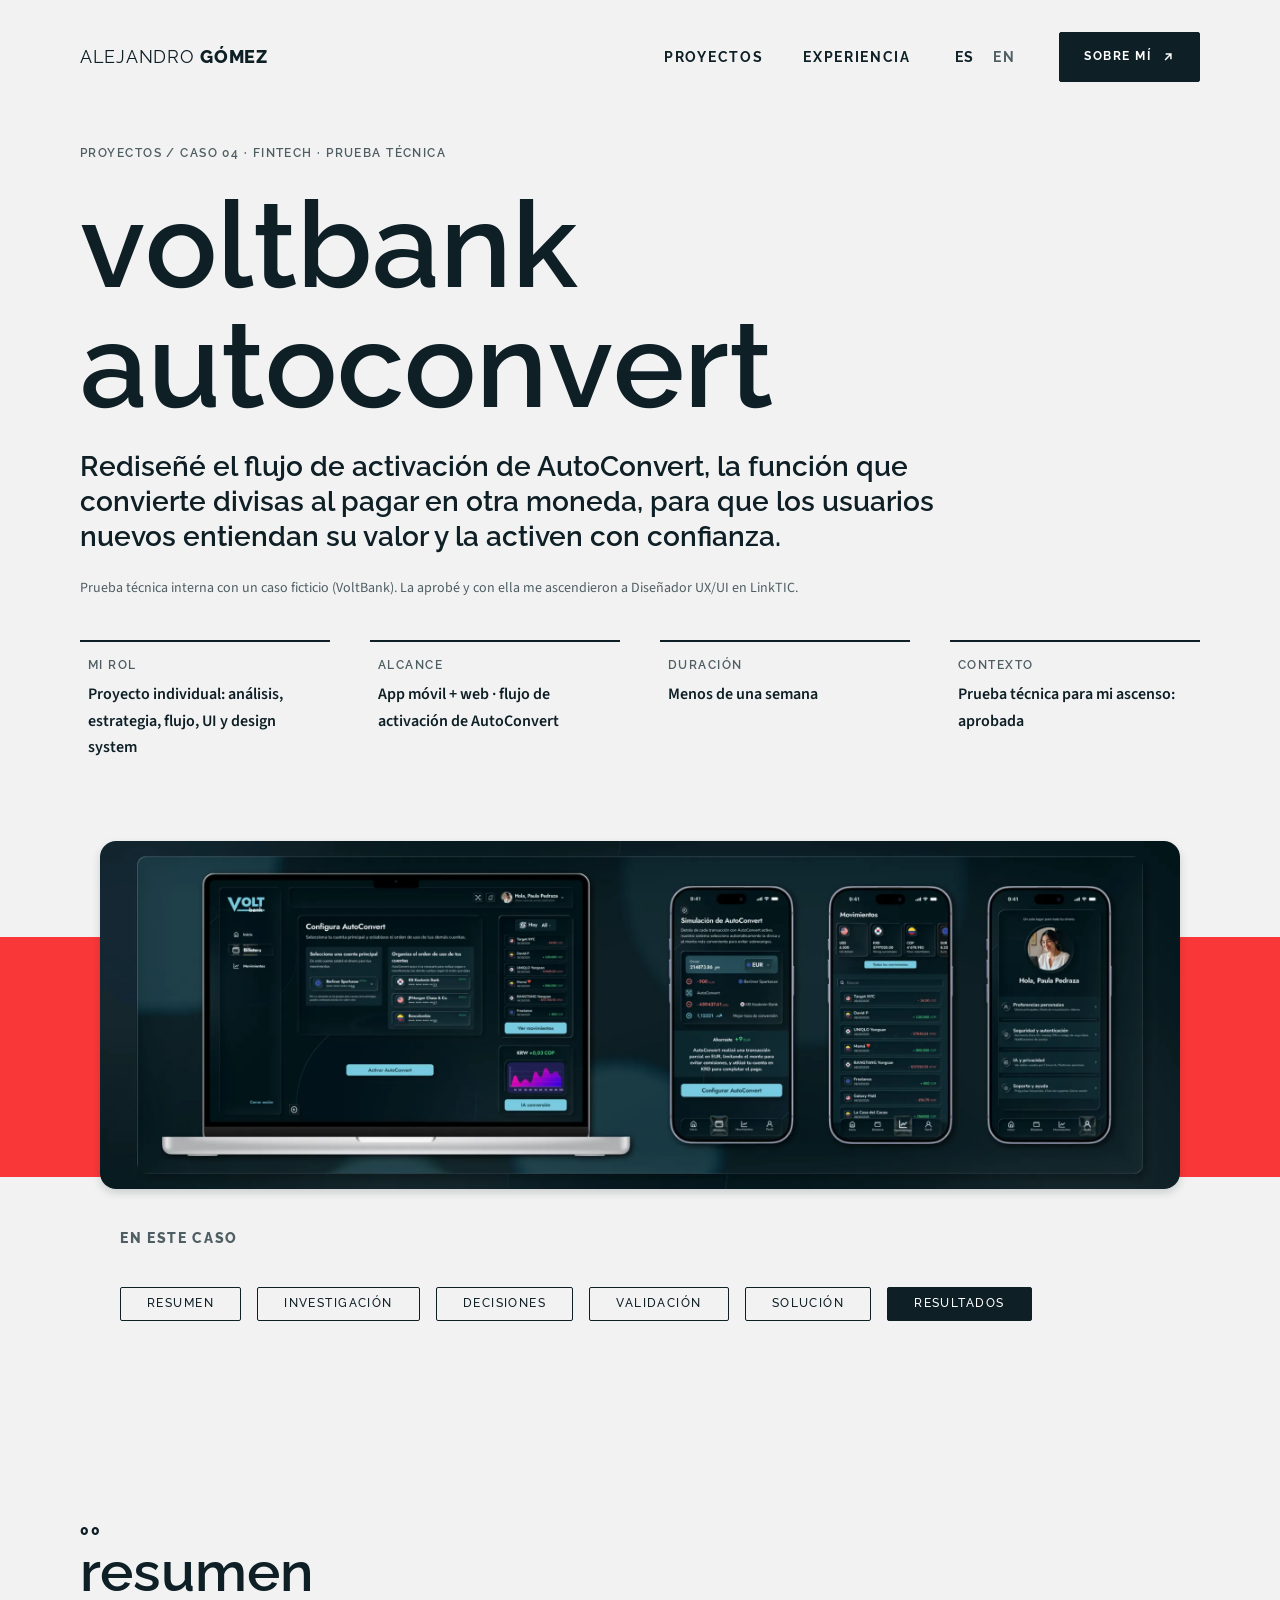
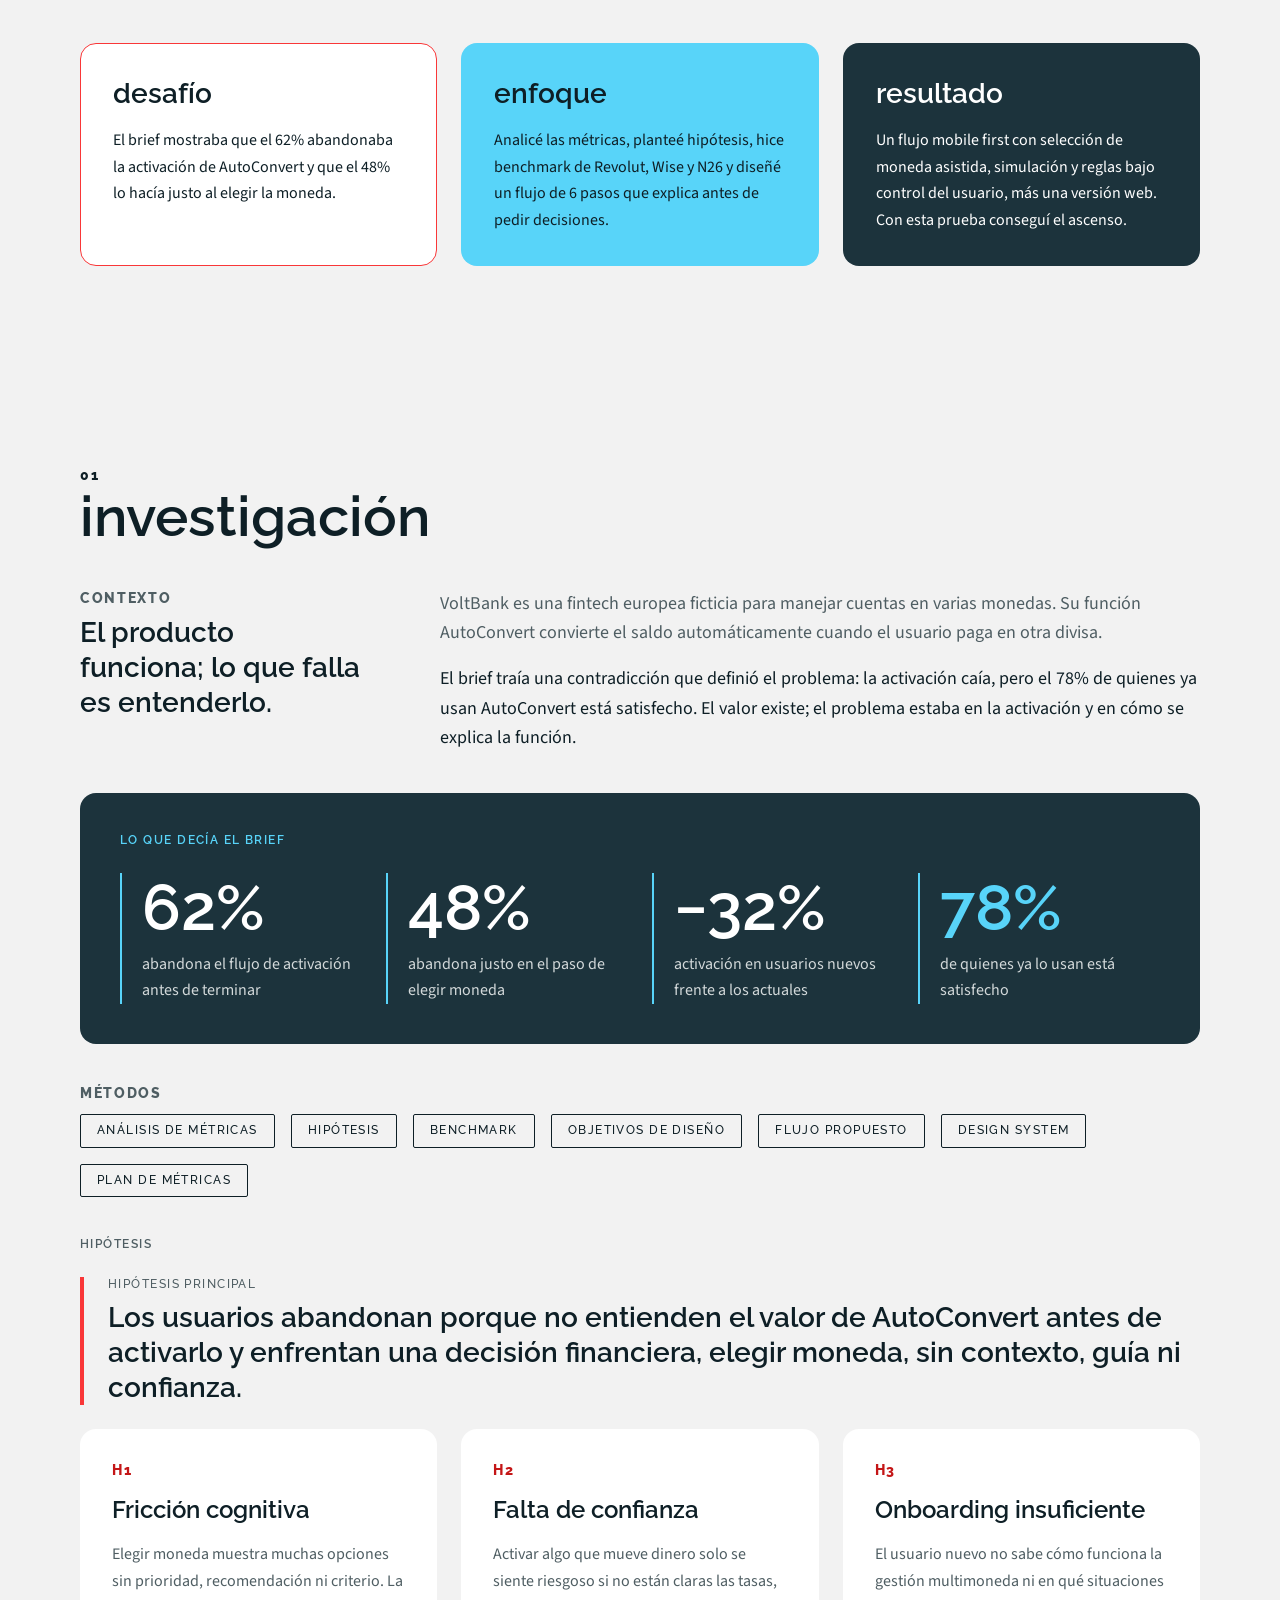
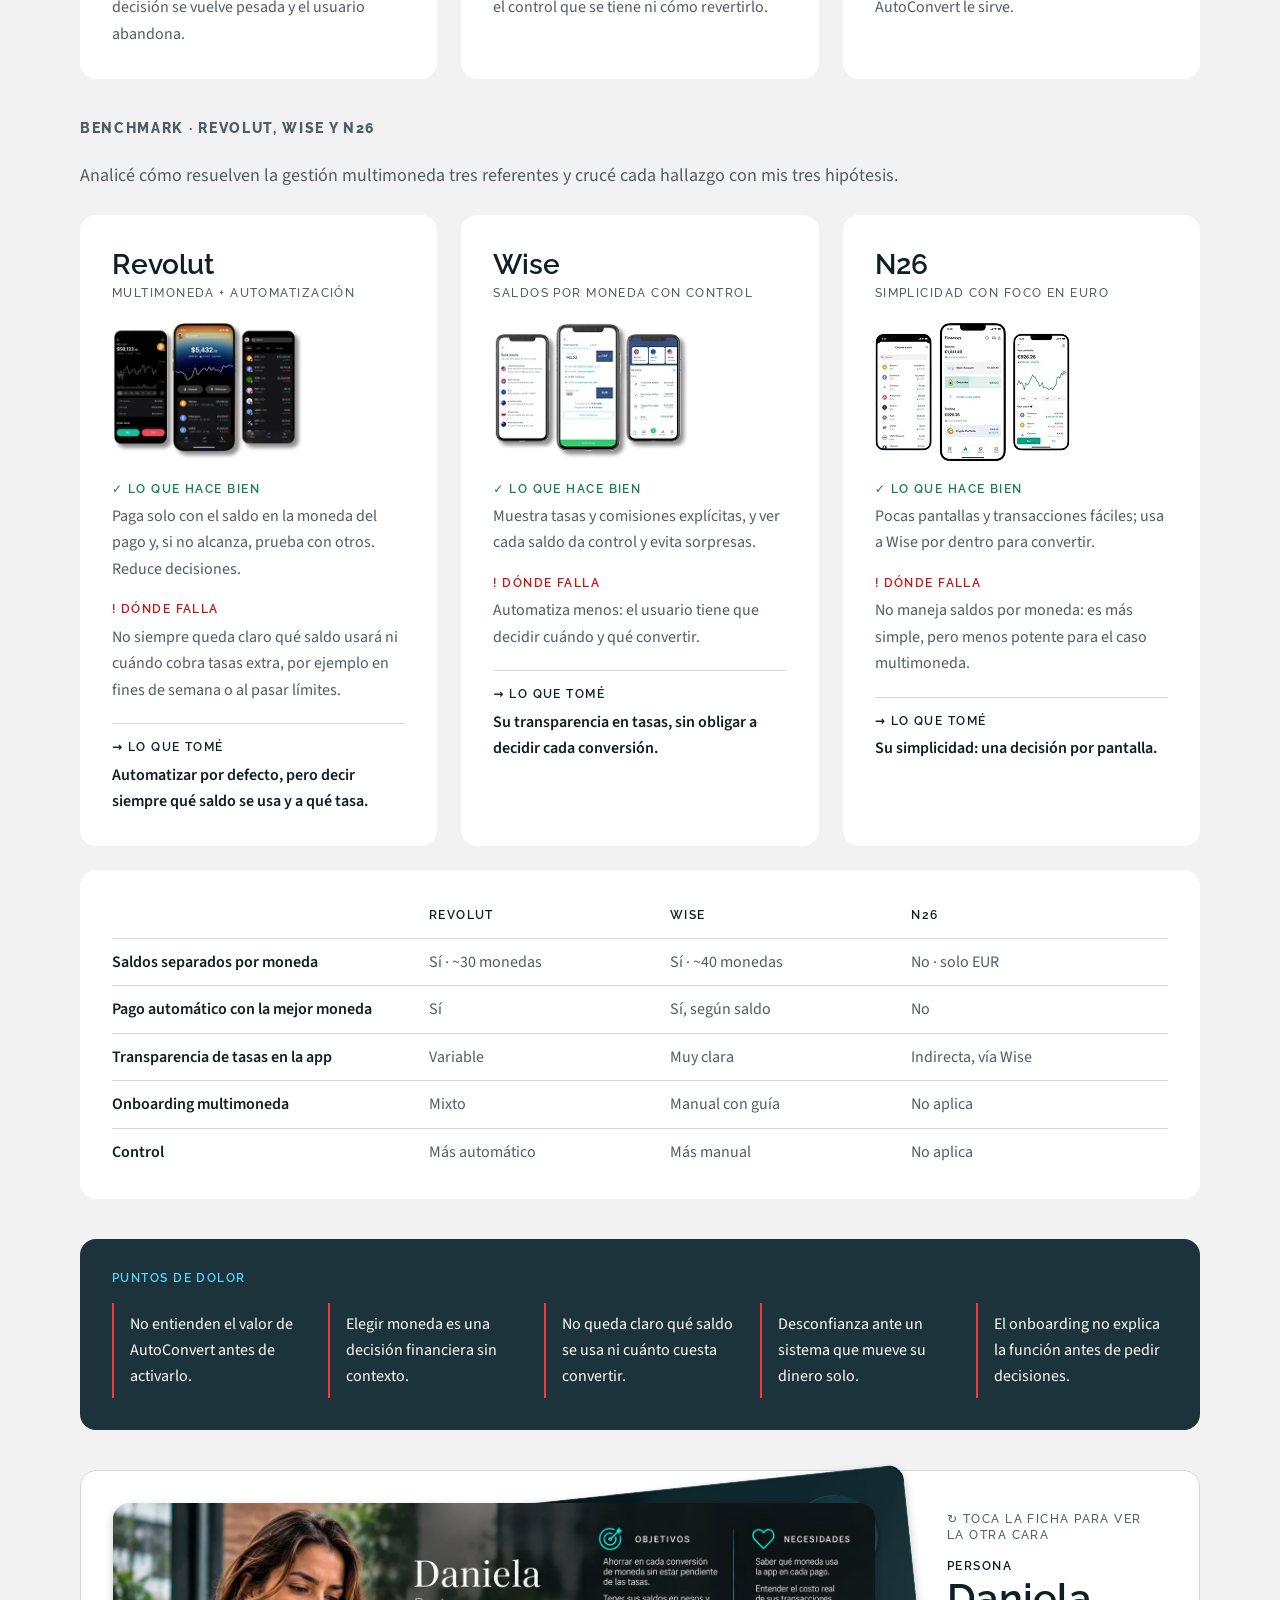
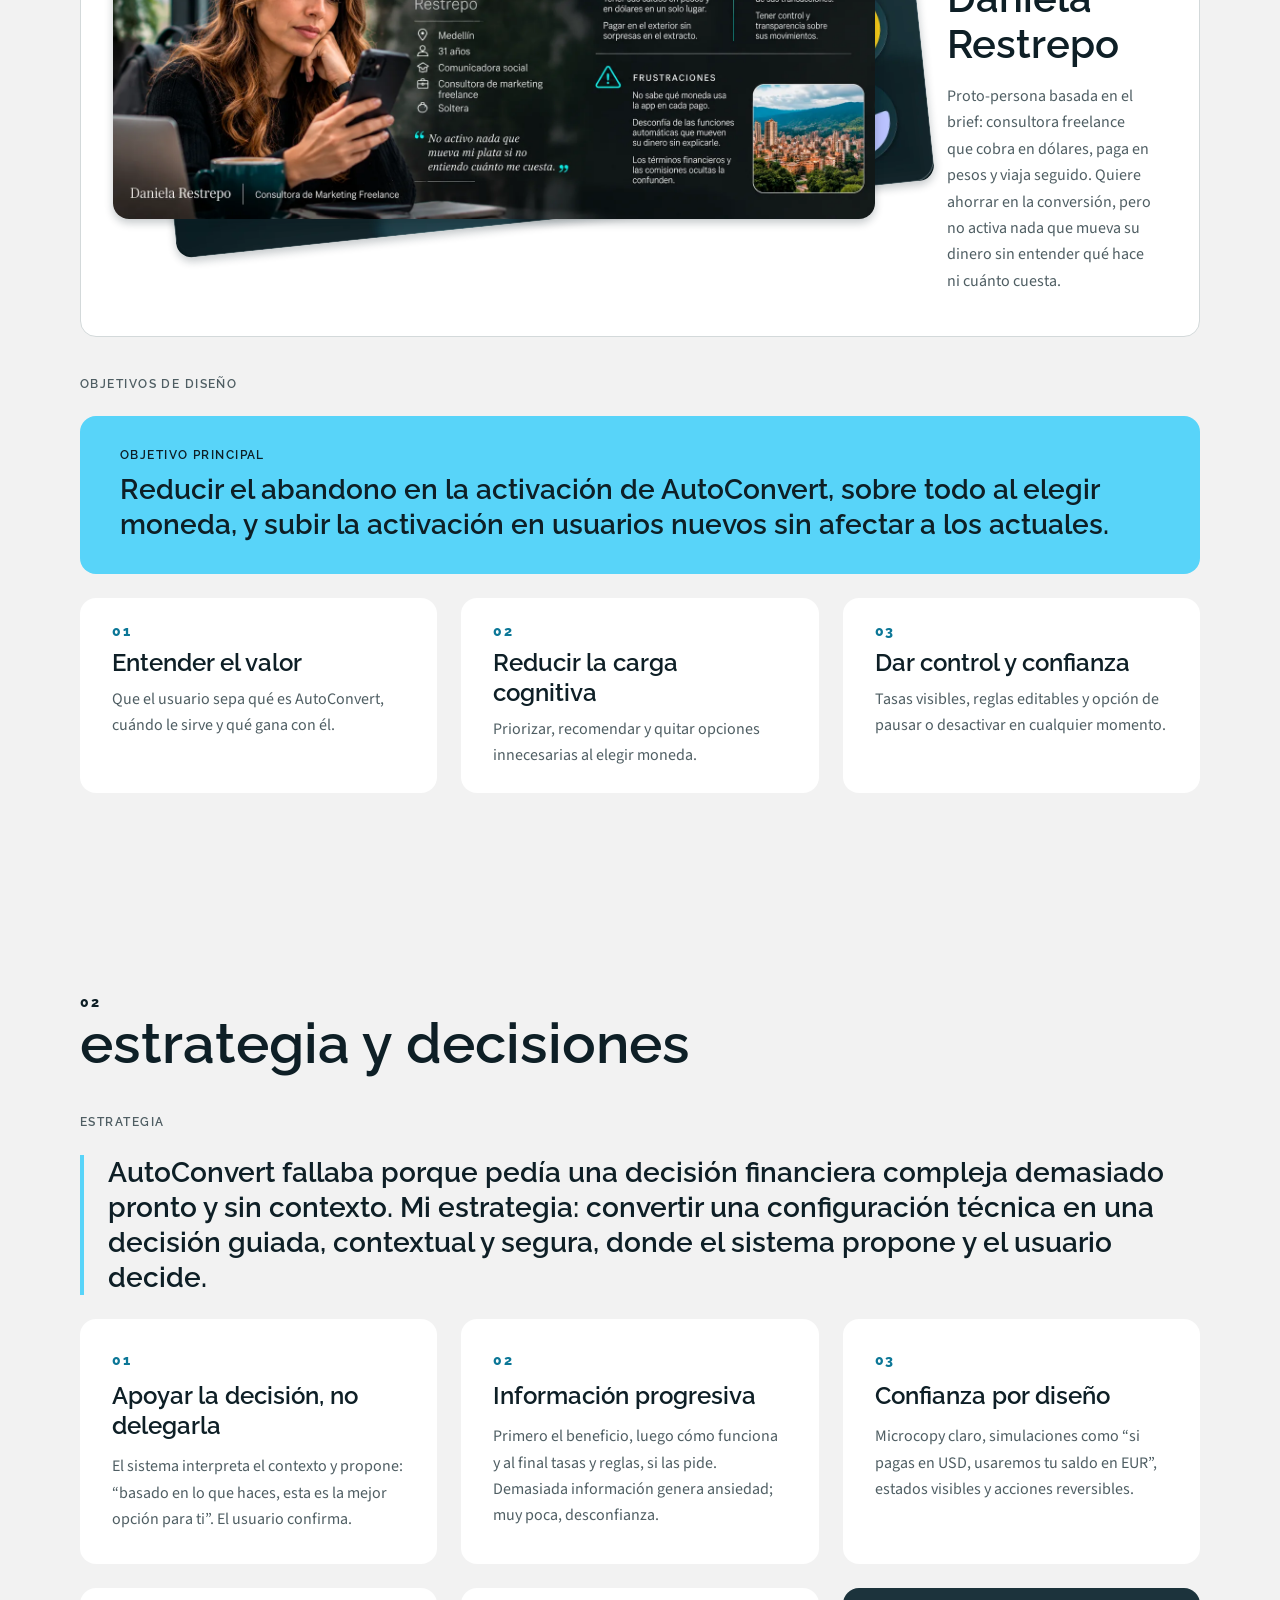
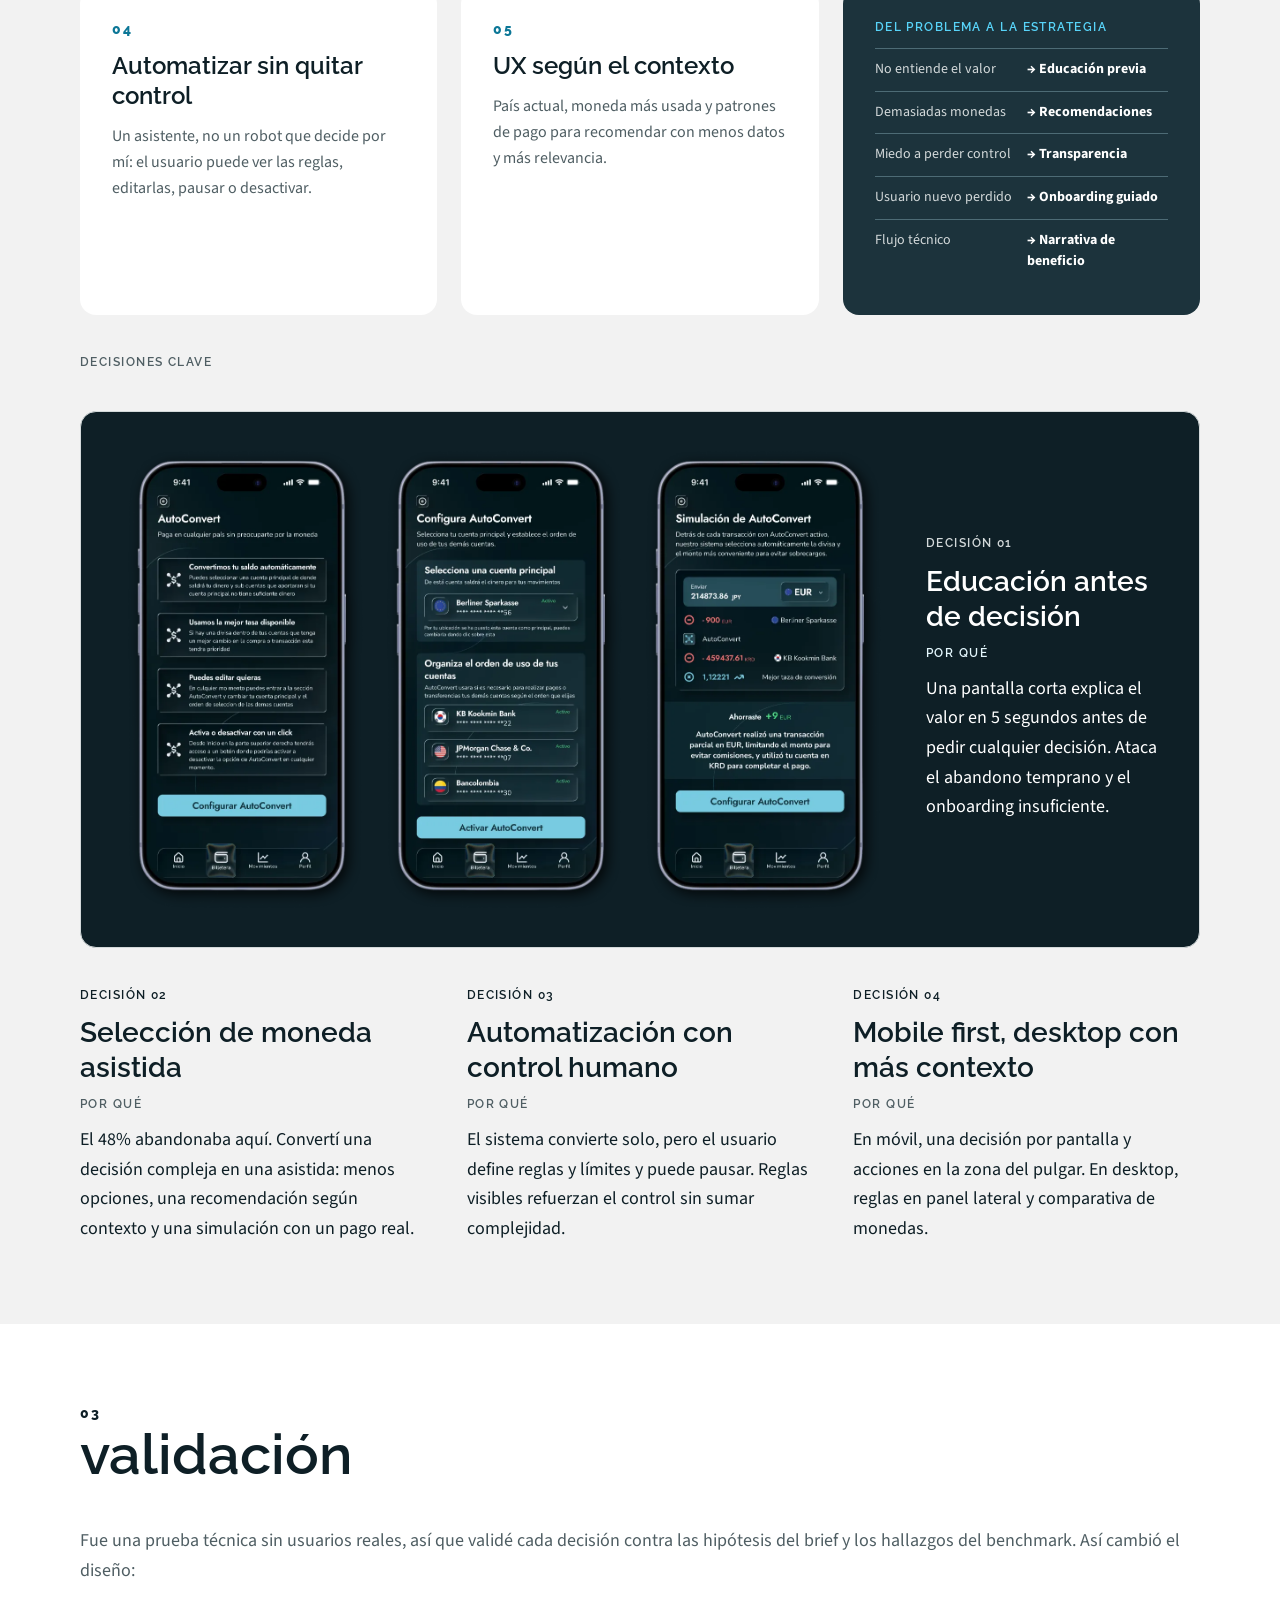
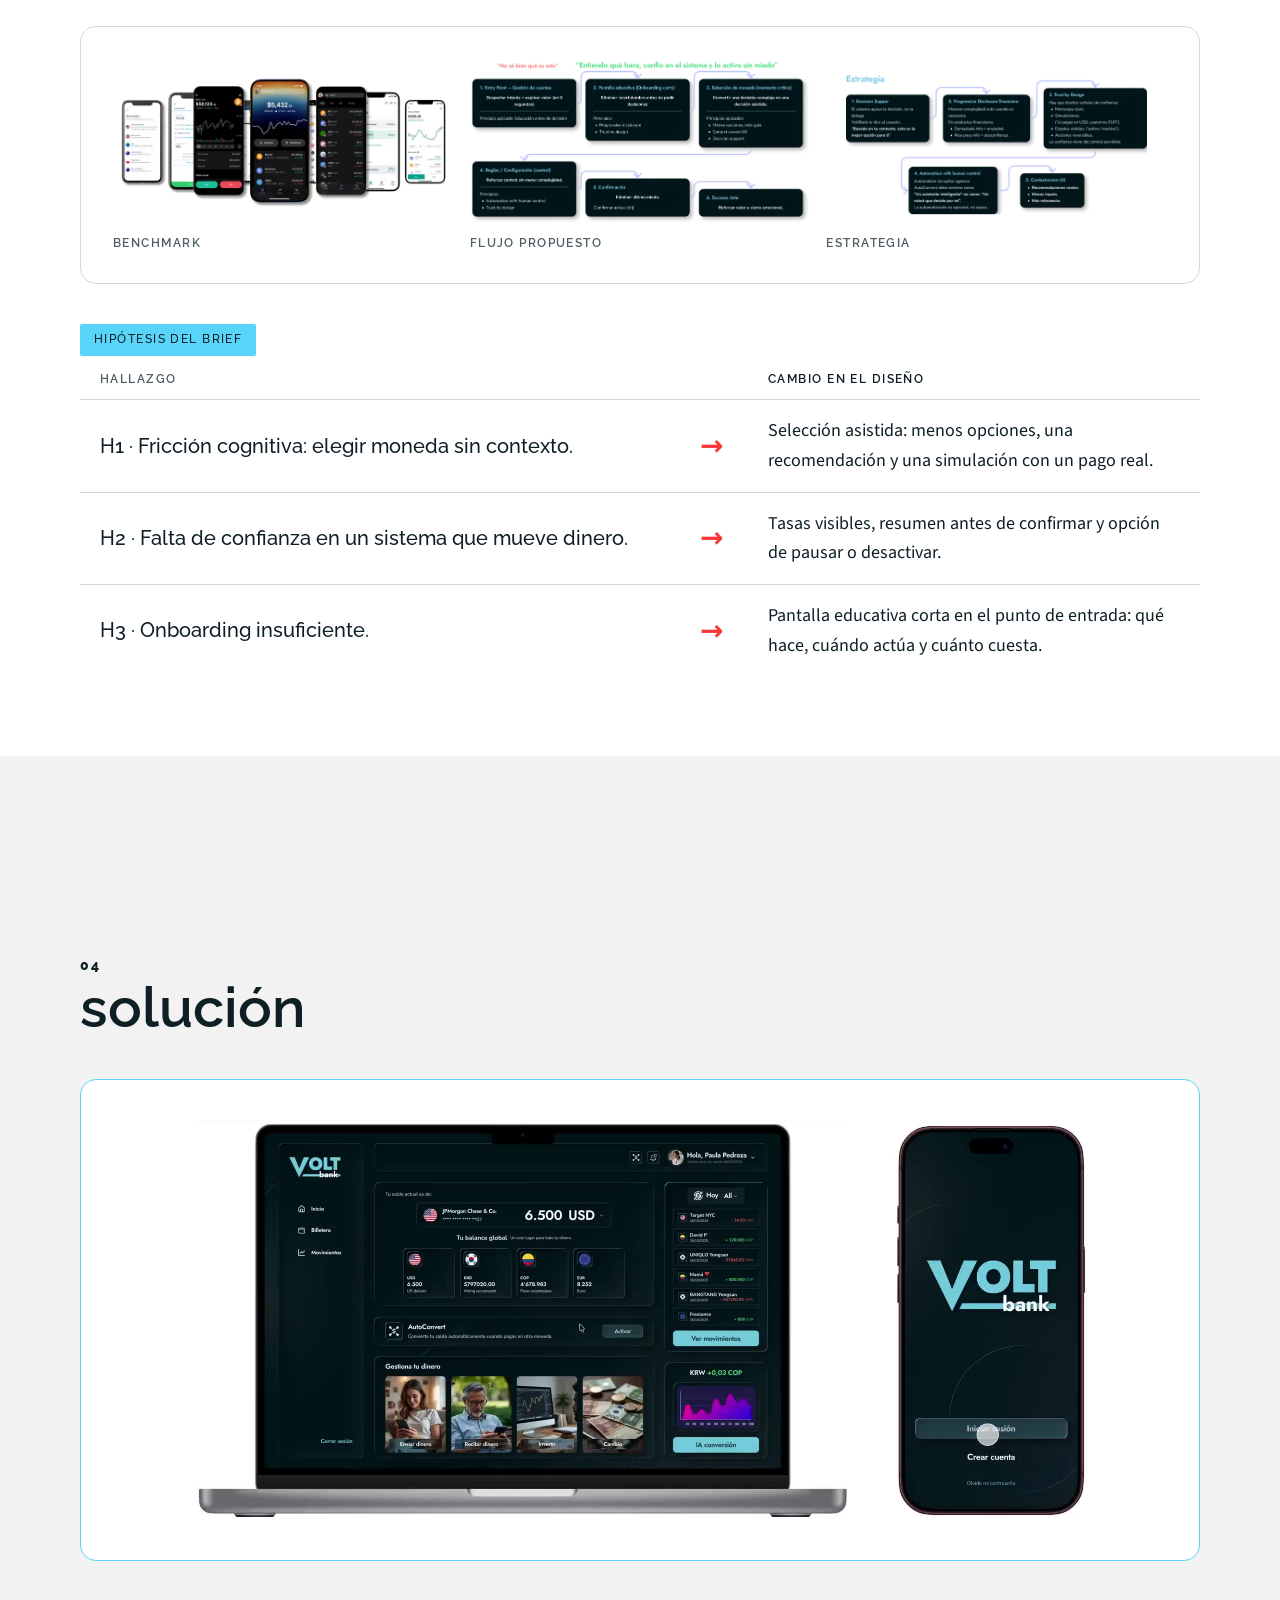
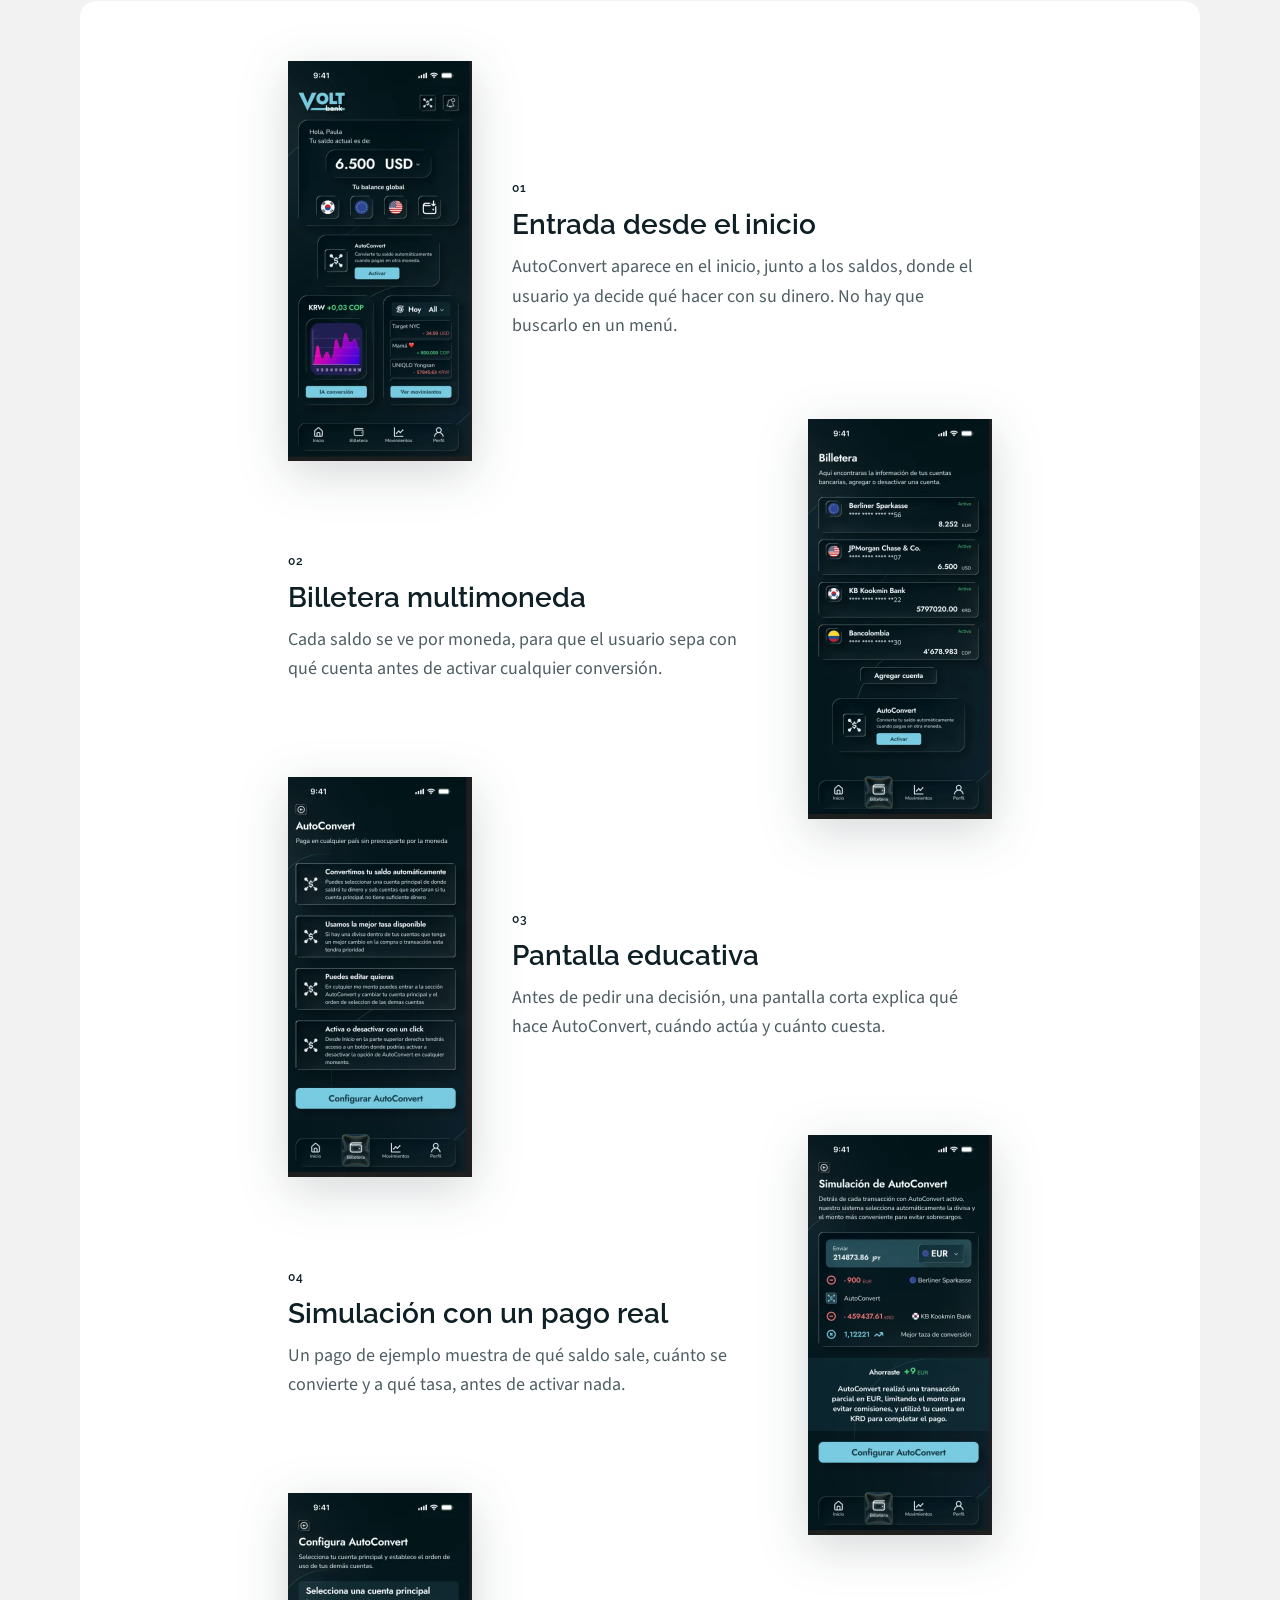
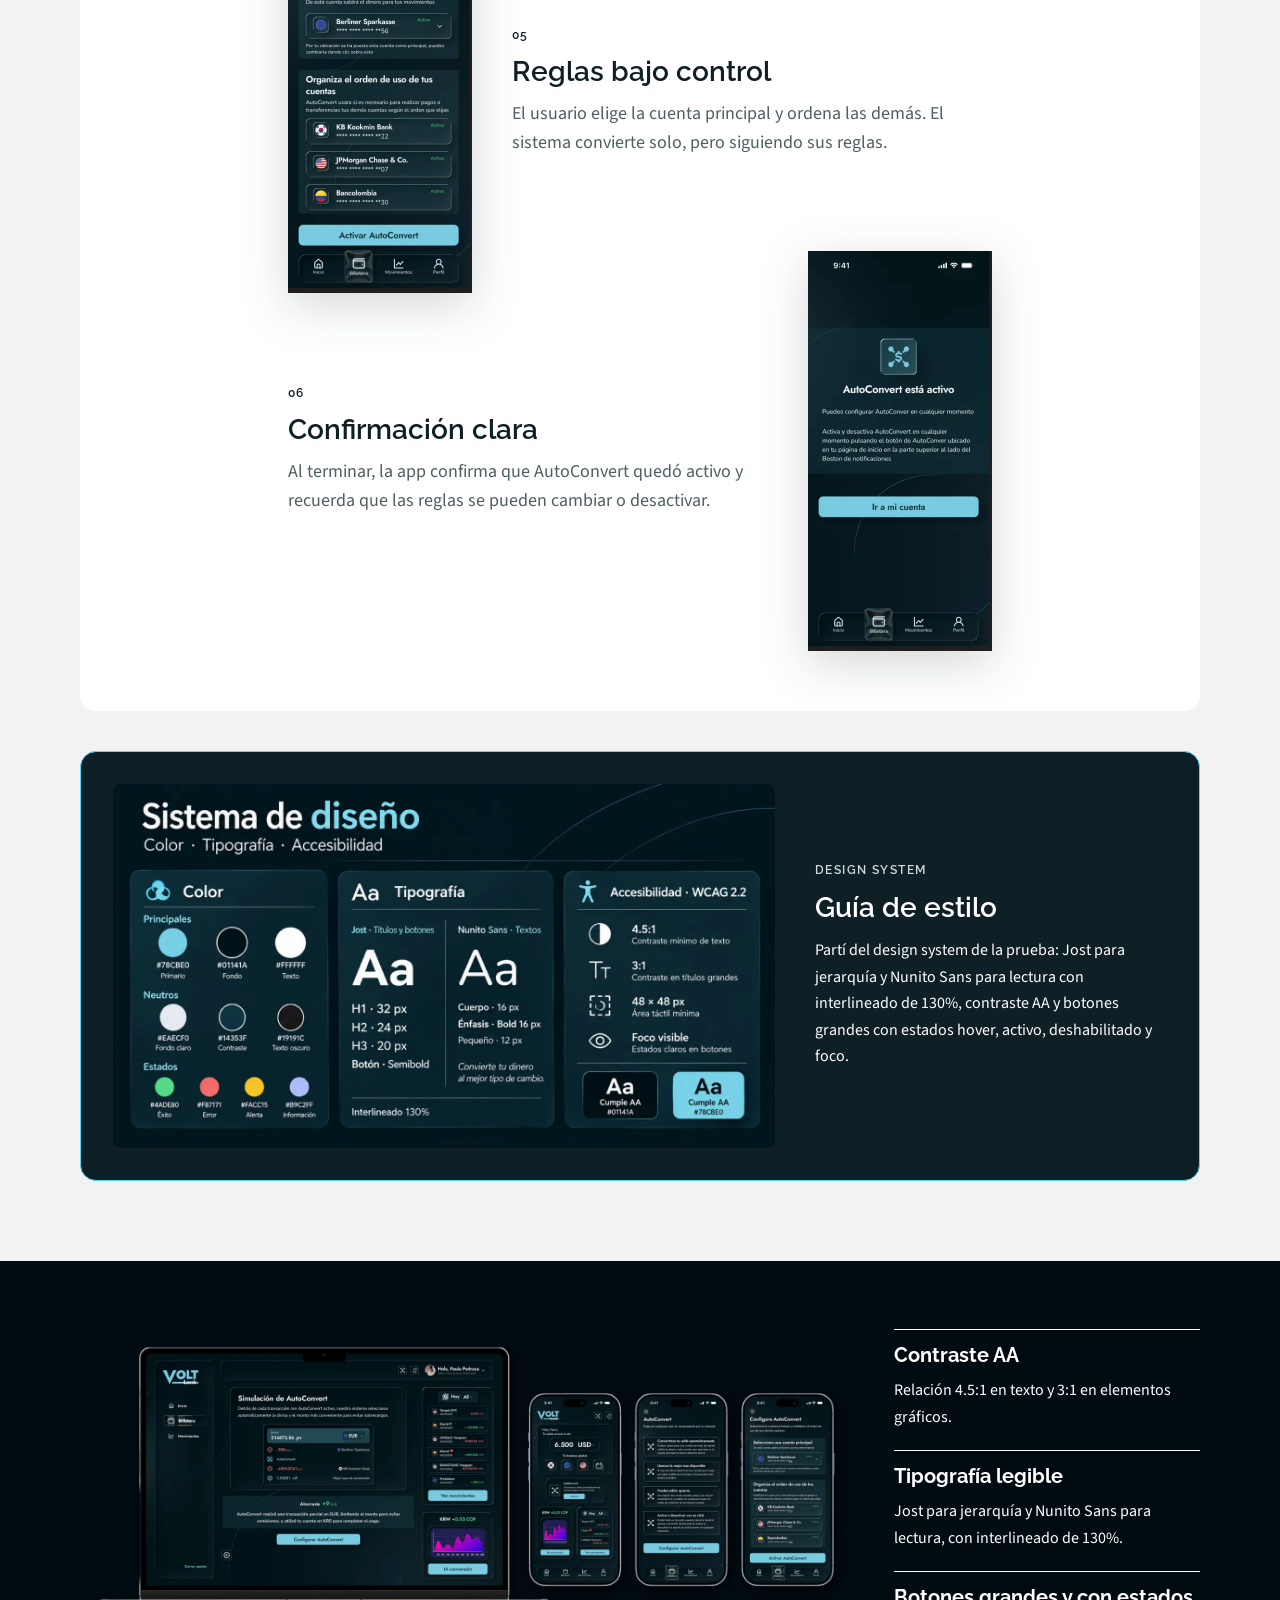
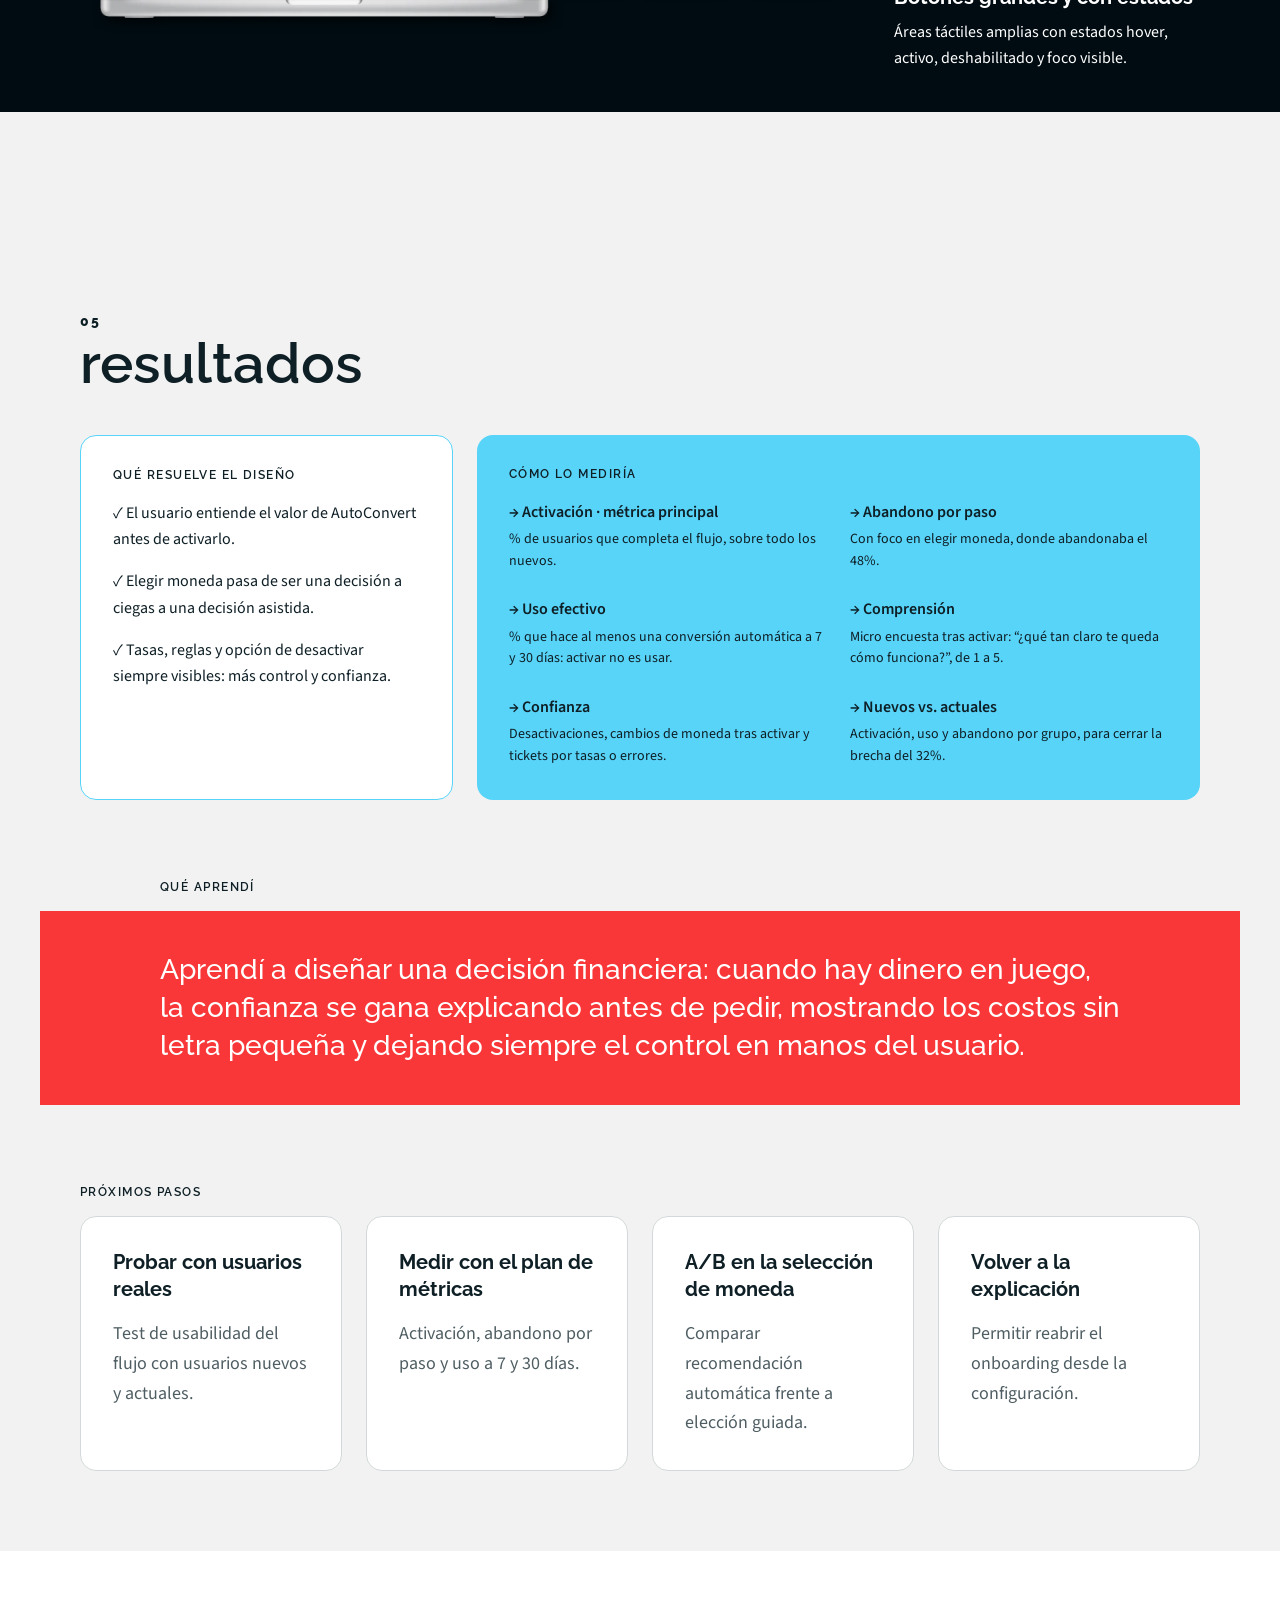
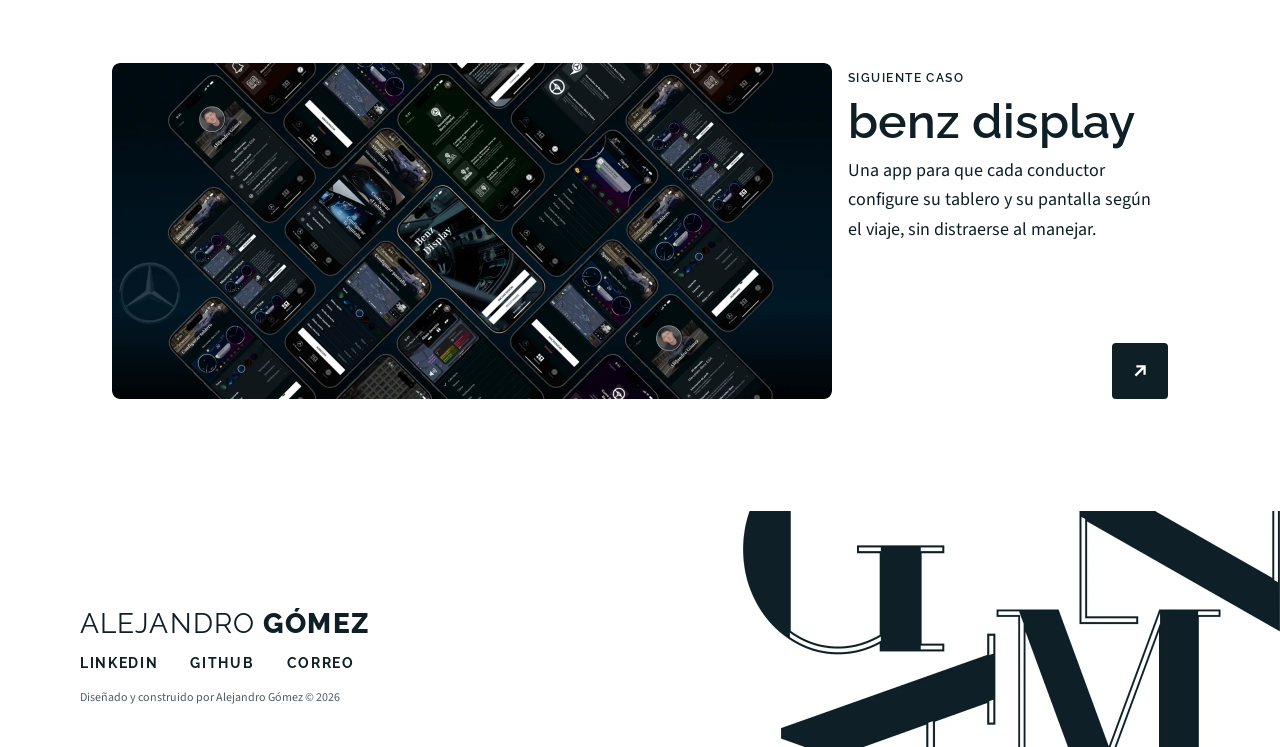
<file: casos/voltbank.html>
<!doctype html>
<html lang="es">
<head>
<meta charset="utf-8"><meta name="viewport" content="width=device-width,initial-scale=1">
<title>VoltBank AutoConvert · Alejandro Gómez</title>
<meta name="description" content="Rediseñé el flujo de activación de AutoConvert, la función que convierte divisas al pagar en otra moneda, para que los usuarios nuevos entiendan su valor y la activen con confianza.">
<link rel="canonical" href="https://alejoogmz.github.io/casos/voltbank.html">
<meta property="og:type" content="article"><meta property="og:site_name" content="Alejandro Gómez · UX/UI"><meta property="og:locale" content="es_CO"><meta property="og:locale:alternate" content="en_US">
<meta property="og:url" content="https://alejoogmz.github.io/casos/voltbank.html"><meta property="og:title" content="VoltBank AutoConvert · Alejandro Gómez"><meta property="og:description" content="Rediseñé el flujo de activación de AutoConvert, la función que convierte divisas al pagar en otra moneda, para que los usuarios nuevos entiendan su valor y la activen con confianza.">
<meta property="og:image" content="https://alejoogmz.github.io/assets/img/og-voltbank.jpg"><meta property="og:image:width" content="1200"><meta property="og:image:height" content="630"><meta property="og:image:alt" content="Pantallas de VoltBank AutoConvert en celular y escritorio">
<meta name="twitter:card" content="summary_large_image"><meta name="theme-color" content="#0E1F26">
<link rel="icon" href="../assets/favicon.svg" type="image/svg+xml">
<link rel="preconnect" href="https://fonts.googleapis.com"><link rel="preconnect" href="https://fonts.gstatic.com" crossorigin>
<link href="https://fonts.googleapis.com/css2?family=Raleway:wght@400;500;600;700;800&family=Source+Sans+3:wght@400;600;700&display=swap" rel="stylesheet">
<link rel="stylesheet" href="../css/tokens.css"><link rel="stylesheet" href="../css/main.css"><link rel="stylesheet" href="../css/caso.css">
</head>
<body data-page="caso-voltbank" data-root="../">
<main id="main">
<header class="c-hero"><div class="cw">
<p class="t-et-m c-gris reveal" data-i18n="voltbank.231">Proyectos  /  Caso 04  ·  Fintech · Prueba técnica</p>
<h1 class="split">voltbank autoconvert</h1>
<p class="t-sub1 lead reveal" data-i18n="voltbank.232" style="--d:.4s">Rediseñé el flujo de activación de AutoConvert, la función que convierte divisas al pagar en otra moneda, para que los usuarios nuevos entiendan su valor y la activen con confianza.</p>
<p class="t-c14 c-gris reveal" data-i18n="voltbank.233" style="--d:.5s">Prueba técnica interna con un caso ficticio (VoltBank). La aprobé y con ella me ascendieron a Diseñador UX/UI en LinkTIC.</p>
<div class="ficha" data-stagger=".08"><div><p class="t-et-m c-gris" data-i18n="voltbank.217">Mi rol</p><p class="t-c16b" data-i18n="voltbank.218">Proyecto individual: análisis, estrategia, flujo, UI y design system</p></div><div><p class="t-et-m c-gris" data-i18n="voltbank.219">Alcance</p><p class="t-c16b" data-i18n="voltbank.220">App móvil + web · flujo de activación de AutoConvert</p></div><div><p class="t-et-m c-gris" data-i18n="voltbank.221">Duración</p><p class="t-c16b" data-i18n="voltbank.222">Menos de una semana</p></div><div><p class="t-et-m c-gris" data-i18n="voltbank.223">Contexto</p><p class="t-c16b" data-i18n="voltbank.224">Prueba técnica para mi ascenso: aprobada</p></div></div>
</div></header>
<div class="c-cover"><div class="c-cover__band"></div><div class="c-cover__img reveal"><img src="../assets/img/p6-v-hero.webp" alt="Pantallas de VoltBank AutoConvert en celular y escritorio" data-i18n-attr="alt:voltbank.234" onerror="this.style.display='none'" fetchpriority="high"></div>
<div class="indice reveal"><p class="c-label c-label--l" data-i18n="voltbank.235">En este caso</p><nav aria-label="Secciones del caso"><a class="tag" data-i18n="voltbank.225" href="#resumen">Resumen</a><a class="tag" data-i18n="voltbank.226" href="#investigacion">Investigación</a><a class="tag" data-i18n="voltbank.227" href="#decisiones">Decisiones</a><a class="tag" data-i18n="voltbank.228" href="#validacion">Validación</a><a class="tag" data-i18n="voltbank.229" href="#solucion">Solución</a><a class="tag" data-i18n="voltbank.230" href="#resultados">Resultados</a></nav></div></div>
<section id="resumen" class="c-sec"><div class="cw"><div class="c-title reveal"><p class="t-et-l">00</p><h2 class="t-h1" data-i18n="voltbank.001">resumen</h2></div><div class="bento3" data-stagger=".1"><div class="card card--rojo-line"><h3 class="t-sub1" data-i18n="voltbank.002">desafío</h3><p class="t-c16" data-i18n="voltbank.003">El brief mostraba que el 62% abandonaba la activación de AutoConvert y que el 48% lo hacía justo al elegir la moneda.</p></div><div class="card card--cian"><h3 class="t-sub1" data-i18n="voltbank.004">enfoque</h3><p class="t-c16" data-i18n="voltbank.005">Analicé las métricas, planteé hipótesis, hice benchmark de Revolut, Wise y N26 y diseñé un flujo de 6 pasos que explica antes de pedir decisiones.</p></div><div class="card card--dark"><h3 class="t-sub1" data-i18n="voltbank.006">resultado</h3><p class="t-c16" data-i18n="voltbank.007">Un flujo mobile first con selección de moneda asistida, simulación y reglas bajo control del usuario, más una versión web. Con esta prueba conseguí el ascenso.</p></div></div></div></section>
<section id="investigacion" class="c-sec"><div class="cw"><div class="c-title reveal"><p class="t-et-l">01</p><h2 class="t-h1" data-i18n="voltbank.008">investigación</h2></div><div class="contexto reveal"><div class="contexto__l"><p class="c-label c-label--l" data-i18n="voltbank.009">Contexto</p><p class="t-sub1" data-i18n="voltbank.010">El producto funciona; lo que falla es entenderlo.</p></div>
<div class="contexto__r"><p class="t-c18 c-gris" data-i18n="voltbank.011">VoltBank es una fintech europea ficticia para manejar cuentas en varias monedas. Su función AutoConvert convierte el saldo automáticamente cuando el usuario paga en otra divisa.</p><p class="t-c18 " data-i18n="voltbank.012">El brief traía una contradicción que definió el problema: la activación caía, pero el 78% de quienes ya usan AutoConvert está satisfecho. El valor existe; el problema estaba en la activación y en cómo se explica la función.</p></div></div><div class="cifras reveal"><p class="t-et-m c-cian" data-i18n="voltbank.017">Lo que decía el brief</p><div class="cifras__row" data-stagger=".1"><div class="cifra"><p class="t-display-s c-blanco" data-count="62%">62%</p><p class="t-c16" data-i18n="voltbank.013">abandona el flujo de activación antes de terminar</p></div><div class="cifra"><p class="t-display-s c-blanco" data-count="48%">48%</p><p class="t-c16" data-i18n="voltbank.014">abandona justo en el paso de elegir moneda</p></div><div class="cifra"><p class="t-display-s c-blanco" data-count="−32%">−32%</p><p class="t-c16" data-i18n="voltbank.015">activación en usuarios nuevos frente a los actuales</p></div><div class="cifra"><p class="t-display-s c-cian" data-count="78%">78%</p><p class="t-c16" data-i18n="voltbank.016">de quienes ya lo usan está satisfecho</p></div></div></div><div class="c-stack reveal" style="gap:12px"><p class="c-label c-label--l" data-i18n="voltbank.018">Métodos</p><div class="tags-row" data-stagger=".05"><span class="tag" data-i18n="voltbank.019">Análisis de métricas</span><span class="tag" data-i18n="voltbank.020">Hipótesis</span><span class="tag">Benchmark</span><span class="tag" data-i18n="voltbank.021">Objetivos de diseño</span><span class="tag" data-i18n="voltbank.022">Flujo propuesto</span><span class="tag">Design system</span><span class="tag" data-i18n="voltbank.023">Plan de métricas</span></div></div><div class="c-stack"><p class="c-label reveal" data-i18n="voltbank.030">Hipótesis</p><div class="principal reveal"><p class="t-et-s c-gris" data-i18n="voltbank.031">Hipótesis principal</p><p class="t-sub1" data-i18n="voltbank.032">Los usuarios abandonan porque no entienden el valor de AutoConvert antes de activarlo y enfrentan una decisión financiera, elegir moneda, sin contexto, guía ni confianza.</p></div>
<div class="g3" data-stagger=".1"><div class="card"><p class="num">H1</p><h3 class="t-sub2" data-i18n="voltbank.024">Fricción cognitiva</h3><p class="t-c16 c-gris" data-i18n="voltbank.025">Elegir moneda muestra muchas opciones sin prioridad, recomendación ni criterio. La decisión se vuelve pesada y el usuario abandona.</p></div><div class="card"><p class="num">H2</p><h3 class="t-sub2" data-i18n="voltbank.026">Falta de confianza</h3><p class="t-c16 c-gris" data-i18n="voltbank.027">Activar algo que mueve dinero solo se siente riesgoso si no están claras las tasas, el control que se tiene ni cómo revertirlo.</p></div><div class="card"><p class="num">H3</p><h3 class="t-sub2" data-i18n="voltbank.028">Onboarding insuficiente</h3><p class="t-c16 c-gris" data-i18n="voltbank.029">El usuario nuevo no sabe cómo funciona la gestión multimoneda ni en qué situaciones AutoConvert le sirve.</p></div></div></div><div class="c-stack"><p class="c-label c-label--l reveal" data-i18n="voltbank.076">Benchmark · Revolut, Wise y N26</p><p class="t-c18 c-gris reveal" data-i18n="voltbank.077">Analicé cómo resuelven la gestión multimoneda tres referentes y crucé cada hallazgo con mis tres hipótesis.</p>
<div class="g3" data-stagger=".1"><div class="card ref"><div class="ref__head"><h3 class="t-sub1">Revolut</h3><p class="t-et-s c-gris" data-i18n="voltbank.034">Multimoneda + automatización</p></div>
<div class="ref__imgs"><img src="../assets/img/p6-0d8c306b-2cd5-4b17-89b1-141ec278cb73-1.webp" alt="Pantallas de Revolut" data-i18n-attr="alt:voltbank.033" loading="lazy" onerror="this.style.display='none'"></div>
<div class="ref__b"><p class="t-et-m ok" data-i18n="voltbank.035">✓  Lo que hace bien</p><p class="t-c16 c-gris" data-i18n="voltbank.036">Paga solo con el saldo en la moneda del pago y, si no alcanza, prueba con otros. Reduce decisiones.</p></div>
<div class="ref__b"><p class="t-et-m ko" data-i18n="voltbank.037">!  Dónde falla</p><p class="t-c16 c-gris" data-i18n="voltbank.038">No siempre queda claro qué saldo usará ni cuándo cobra tasas extra, por ejemplo en fines de semana o al pasar límites.</p></div>
<div class="ref__take"><p class="t-et-m" data-i18n="voltbank.039">→  Lo que tomé</p><p class="t-c16b" data-i18n="voltbank.040">Automatizar por defecto, pero decir siempre qué saldo se usa y a qué tasa.</p></div></div><div class="card ref"><div class="ref__head"><h3 class="t-sub1">Wise</h3><p class="t-et-s c-gris" data-i18n="voltbank.042">Saldos por moneda con control</p></div>
<div class="ref__imgs"><img src="../assets/img/p6-wise.webp" alt="Pantallas de Wise" data-i18n-attr="alt:voltbank.041" loading="lazy" onerror="this.style.display='none'"></div>
<div class="ref__b"><p class="t-et-m ok" data-i18n="voltbank.043">✓  Lo que hace bien</p><p class="t-c16 c-gris" data-i18n="voltbank.044">Muestra tasas y comisiones explícitas, y ver cada saldo da control y evita sorpresas.</p></div>
<div class="ref__b"><p class="t-et-m ko" data-i18n="voltbank.045">!  Dónde falla</p><p class="t-c16 c-gris" data-i18n="voltbank.046">Automatiza menos: el usuario tiene que decidir cuándo y qué convertir.</p></div>
<div class="ref__take"><p class="t-et-m" data-i18n="voltbank.047">→  Lo que tomé</p><p class="t-c16b" data-i18n="voltbank.048">Su transparencia en tasas, sin obligar a decidir cada conversión.</p></div></div><div class="card ref"><div class="ref__head"><h3 class="t-sub1">N26</h3><p class="t-et-s c-gris" data-i18n="voltbank.050">Simplicidad con foco en euro</p></div>
<div class="ref__imgs"><img src="../assets/img/p6-n26.webp" alt="Pantallas de N26" data-i18n-attr="alt:voltbank.049" loading="lazy" onerror="this.style.display='none'"></div>
<div class="ref__b"><p class="t-et-m ok" data-i18n="voltbank.051">✓  Lo que hace bien</p><p class="t-c16 c-gris" data-i18n="voltbank.052">Pocas pantallas y transacciones fáciles; usa a Wise por dentro para convertir.</p></div>
<div class="ref__b"><p class="t-et-m ko" data-i18n="voltbank.053">!  Dónde falla</p><p class="t-c16 c-gris" data-i18n="voltbank.054">No maneja saldos por moneda: es más simple, pero menos potente para el caso multimoneda.</p></div>
<div class="ref__take"><p class="t-et-m" data-i18n="voltbank.055">→  Lo que tomé</p><p class="t-c16b" data-i18n="voltbank.056">Su simplicidad: una decisión por pantalla.</p></div></div></div>
<div class="tabla reveal"><table><thead><tr><th scope="col"></th><th scope="col">Revolut</th><th scope="col">Wise</th><th scope="col">N26</th></tr></thead><tbody><tr><td data-i18n="voltbank.057">Saldos separados por moneda</td><td data-i18n="voltbank.058">Sí · ~30 monedas</td><td data-i18n="voltbank.059">Sí · ~40 monedas</td><td data-i18n="voltbank.060">No · solo EUR</td></tr><tr><td data-i18n="voltbank.061">Pago automático con la mejor moneda</td><td data-i18n="voltbank.062">Sí</td><td data-i18n="voltbank.063">Sí, según saldo</td><td>No</td></tr><tr><td data-i18n="voltbank.064">Transparencia de tasas en la app</td><td data-i18n="voltbank.065">Variable</td><td data-i18n="voltbank.066">Muy clara</td><td data-i18n="voltbank.067">Indirecta, vía Wise</td></tr><tr><td data-i18n="voltbank.068">Onboarding multimoneda</td><td data-i18n="voltbank.069">Mixto</td><td data-i18n="voltbank.070">Manual con guía</td><td data-i18n="voltbank.071">No aplica</td></tr><tr><td data-i18n="voltbank.072">Control</td><td data-i18n="voltbank.073">Más automático</td><td data-i18n="voltbank.074">Más manual</td><td data-i18n="voltbank.075">No aplica</td></tr></tbody></table></div></div><div class="dolor reveal"><p class="t-et-m c-cian" data-i18n="voltbank.078">Puntos de dolor</p><div class="dolor__list" data-stagger=".08"><p class="t-c16" data-i18n="voltbank.079">No entienden el valor de AutoConvert antes de activarlo.</p><p class="t-c16" data-i18n="voltbank.080">Elegir moneda es una decisión financiera sin contexto.</p><p class="t-c16" data-i18n="voltbank.081">No queda claro qué saldo se usa ni cuánto cuesta convertir.</p><p class="t-c16" data-i18n="voltbank.082">Desconfianza ante un sistema que mueve su dinero solo.</p><p class="t-c16" data-i18n="voltbank.083">El onboarding no explica la función antes de pedir decisiones.</p></div></div><div class="persona reveal"><div class="persona__card" role="button" tabindex="0" aria-pressed="false" aria-label="Ver la otra cara de la persona" onclick="this.classList.toggle('is-flip');this.setAttribute('aria-pressed',this.classList.contains('is-flip'))" onkeydown="if(event.key==='Enter'||event.key===' '){event.preventDefault();this.click()}"><img src="../assets/img/voltbank-persona-2.webp" alt="Mapa de recorrido de la persona" data-i18n-attr="alt:voltbank.084" loading="lazy" onerror="this.style.display='none'" class="persona__back"><img src="../assets/img/voltbank-persona-1.webp" alt="Ficha de la persona Daniela Restrepo" data-i18n-attr="alt:voltbank.085" loading="lazy" onerror="this.style.display='none'" class="persona__front"></div>
<div class="persona__txt"><p class="persona__hint" data-i18n="voltbank.086">↻  Toca la ficha para ver la otra cara</p><div><p class="t-et-m" data-i18n="voltbank.087">Persona</p><h3 class="t-h3">Daniela Restrepo</h3></div><p class="t-c16 c-gris" data-i18n="voltbank.088">Proto-persona basada en el brief: consultora freelance que cobra en dólares, paga en pesos y viaja seguido. Quiere ahorrar en la conversión, pero no activa nada que mueva su dinero sin entender qué hace ni cuánto cuesta.</p></div></div><div class="c-stack"><p class="c-label reveal" data-i18n="voltbank.095">Objetivos de diseño</p>
<div class="card card--cian reveal" style="padding:32px 40px;gap:8px"><p class="t-et-m" data-i18n="voltbank.096">Objetivo principal</p><p class="t-sub1" data-i18n="voltbank.097">Reducir el abandono en la activación de AutoConvert, sobre todo al elegir moneda, y subir la activación en usuarios nuevos sin afectar a los actuales.</p></div>
<div class="g3" data-stagger=".1"><div class="card" style="padding:24px 32px;gap:8px"><p class="num num--cian">01</p><h3 class="t-sub2" data-i18n="voltbank.089">Entender el valor</h3><p class="t-c16 c-gris" data-i18n="voltbank.090">Que el usuario sepa qué es AutoConvert, cuándo le sirve y qué gana con él.</p></div><div class="card" style="padding:24px 32px;gap:8px"><p class="num num--cian">02</p><h3 class="t-sub2" data-i18n="voltbank.091">Reducir la carga cognitiva</h3><p class="t-c16 c-gris" data-i18n="voltbank.092">Priorizar, recomendar y quitar opciones innecesarias al elegir moneda.</p></div><div class="card" style="padding:24px 32px;gap:8px"><p class="num num--cian">03</p><h3 class="t-sub2" data-i18n="voltbank.093">Dar control y confianza</h3><p class="t-c16 c-gris" data-i18n="voltbank.094">Tasas visibles, reglas editables y opción de pausar o desactivar en cualquier momento.</p></div></div></div></div></section>
<section id="decisiones" class="c-sec"><div class="cw"><div class="c-title reveal"><p class="t-et-l">02</p><h2 class="t-h1" data-i18n="voltbank.098">estrategia y decisiones</h2></div><div class="c-stack"><p class="c-label reveal" data-i18n="voltbank.120">Estrategia</p><div class="idea reveal"><p class="t-sub1" data-i18n="voltbank.121">AutoConvert fallaba porque pedía una decisión financiera compleja demasiado pronto y sin contexto. Mi estrategia: convertir una configuración técnica en una decisión guiada, contextual y segura, donde el sistema propone y el usuario decide.</p></div>
<div class="principios-c" data-stagger=".08"><div class="card"><p class="num num--cian">01</p><h3 class="t-sub2" data-i18n="voltbank.099">Apoyar la decisión, no delegarla</h3><p class="t-c16 c-gris" data-i18n="voltbank.100">El sistema interpreta el contexto y propone: “basado en lo que haces, esta es la mejor opción para ti”. El usuario confirma.</p></div><div class="card"><p class="num num--cian">02</p><h3 class="t-sub2" data-i18n="voltbank.101">Información progresiva</h3><p class="t-c16 c-gris" data-i18n="voltbank.102">Primero el beneficio, luego cómo funciona y al final tasas y reglas, si las pide. Demasiada información genera ansiedad; muy poca, desconfianza.</p></div><div class="card"><p class="num num--cian">03</p><h3 class="t-sub2" data-i18n="voltbank.103">Confianza por diseño</h3><p class="t-c16 c-gris" data-i18n="voltbank.104">Microcopy claro, simulaciones como “si pagas en USD, usaremos tu saldo en EUR”, estados visibles y acciones reversibles.</p></div><div class="card"><p class="num num--cian">04</p><h3 class="t-sub2" data-i18n="voltbank.105">Automatizar sin quitar control</h3><p class="t-c16 c-gris" data-i18n="voltbank.106">Un asistente, no un robot que decide por mí: el usuario puede ver las reglas, editarlas, pausar o desactivar.</p></div><div class="card"><p class="num num--cian">05</p><h3 class="t-sub2" data-i18n="voltbank.107">UX según el contexto</h3><p class="t-c16 c-gris" data-i18n="voltbank.108">País actual, moneda más usada y patrones de pago para recomendar con menos datos y más relevancia.</p></div><div class="p2s"><p class="t-et-m c-cian" data-i18n="voltbank.119">Del problema a la estrategia</p><div style="height:12px"></div><div class="p2s__row"><span class="t-c14" data-i18n="voltbank.109">No entiende el valor</span><span class="t-c14b" data-i18n="voltbank.110">→  Educación previa</span></div><div class="p2s__row"><span class="t-c14" data-i18n="voltbank.111">Demasiadas monedas</span><span class="t-c14b" data-i18n="voltbank.112">→  Recomendaciones</span></div><div class="p2s__row"><span class="t-c14" data-i18n="voltbank.113">Miedo a perder control</span><span class="t-c14b" data-i18n="voltbank.114">→  Transparencia</span></div><div class="p2s__row"><span class="t-c14" data-i18n="voltbank.115">Usuario nuevo perdido</span><span class="t-c14b" data-i18n="voltbank.116">→  Onboarding guiado</span></div><div class="p2s__row"><span class="t-c14" data-i18n="voltbank.117">Flujo técnico</span><span class="t-c14b" data-i18n="voltbank.118">→  Narrativa de beneficio</span></div></div></div></div><p class="c-label reveal" data-i18n="voltbank.137">Decisiones clave</p>
<div class="deci-main reveal"><div class="deci-main__imgs" data-stagger=".1"><img src="../assets/img/p6-captura-de-pantalla-2026-11-09-a-la-s-4-.webp" alt="Pantallas del flujo educativo de AutoConvert" data-i18n-attr="alt:voltbank.122" loading="lazy" onerror="this.style.display='none'"><img src="../assets/img/p6-captura-de-pantalla-2026-11-09-a-la-s-4--2.webp" alt="Pantallas del flujo educativo de AutoConvert" data-i18n-attr="alt:voltbank.123" loading="lazy" onerror="this.style.display='none'"><img src="../assets/img/p6-captura-de-pantalla-2026-11-09-a-la-s-4--3.webp" alt="Pantallas del flujo educativo de AutoConvert" data-i18n-attr="alt:voltbank.124" loading="lazy" onerror="this.style.display='none'"></div>
<div class="deci-main__txt"><p class="t-et-m" data-i18n="voltbank.138" style="color:var(--gris-300)">Decisión 01</p><h3 class="t-sub1" data-i18n="voltbank.139">Educación antes de decisión</h3><p class="t-et-m" data-i18n="voltbank.140" style="color:var(--cian-100)">Por qué</p><p class="t-c18" data-i18n="voltbank.141">Una pantalla corta explica el valor en 5 segundos antes de pedir cualquier decisión. Ataca el abandono temprano y el onboarding insuficiente.</p></div></div>
<div class="deci-cols" data-stagger=".1"><div class="deci"><p class="t-et-m" data-i18n="voltbank.125">Decisión 02</p><h3 class="t-sub1" data-i18n="voltbank.126">Selección de moneda asistida</h3><p class="t-et-m c-gris" data-i18n="voltbank.127">Por qué</p><p class="t-c18" data-i18n="voltbank.128">El 48% abandonaba aquí. Convertí una decisión compleja en una asistida: menos opciones, una recomendación según contexto y una simulación con un pago real.</p></div><div class="deci"><p class="t-et-m" data-i18n="voltbank.129">Decisión 03</p><h3 class="t-sub1" data-i18n="voltbank.130">Automatización con control humano</h3><p class="t-et-m c-gris" data-i18n="voltbank.131">Por qué</p><p class="t-c18" data-i18n="voltbank.132">El sistema convierte solo, pero el usuario define reglas y límites y puede pausar. Reglas visibles refuerzan el control sin sumar complejidad.</p></div><div class="deci"><p class="t-et-m" data-i18n="voltbank.133">Decisión 04</p><h3 class="t-sub1" data-i18n="voltbank.134">Mobile first, desktop con más contexto</h3><p class="t-et-m c-gris" data-i18n="voltbank.135">Por qué</p><p class="t-c18" data-i18n="voltbank.136">En móvil, una decisión por pantalla y acciones en la zona del pulgar. En desktop, reglas en panel lateral y comparativa de monedas.</p></div></div></div></section>
<section id="validacion" class="c-sec c-sec--white"><div class="cw"><div class="c-title reveal"><p class="t-et-l">03</p><h2 class="t-h1" data-i18n="voltbank.142">validación</h2></div><p class="t-c18 c-gris reveal" data-i18n="voltbank.143">Fue una prueba técnica sin usuarios reales, así que validé cada decisión contra las hipótesis del brief y los hallazgos del benchmark. Así cambió el diseño:</p><div class="val-imgs reveal" data-stagger=".1"><figure><div class="img"><img src="../assets/img/p6-v-benchmark.webp" alt="Benchmark" loading="lazy" onerror="this.style.display='none'"></div><figcaption class="t-et-m c-gris">Benchmark</figcaption></figure><figure><div class="img"><img src="../assets/img/p6-v-flujo.webp" alt="Flujo propuesto" data-i18n-attr="alt:voltbank.144" loading="lazy" onerror="this.style.display='none'"></div><figcaption class="t-et-m c-gris" data-i18n="voltbank.145">Flujo propuesto</figcaption></figure><figure><div class="img"><img src="../assets/img/p6-v-estrategia.webp" alt="Estrategia" data-i18n-attr="alt:voltbank.146" loading="lazy" onerror="this.style.display='none'"></div><figcaption class="t-et-m c-gris" data-i18n="voltbank.147">Estrategia</figcaption></figure></div><div class="ronda reveal"><p class="ronda__tag" data-i18n="voltbank.154">Hipótesis del brief</p><div class="ronda__head"><p class="t-et-m c-gris" data-i18n="voltbank.155">Hallazgo</p><span></span><p class="t-et-m" data-i18n="voltbank.156">Cambio en el diseño</p></div><div class="ronda__row"><p class="t-sub3" data-i18n="voltbank.148">H1 · Fricción cognitiva: elegir moneda sin contexto.</p><span class="arrow" aria-hidden="true">→</span><p class="t-c18" data-i18n="voltbank.149">Selección asistida: menos opciones, una recomendación y una simulación con un pago real.</p></div><div class="ronda__row"><p class="t-sub3" data-i18n="voltbank.150">H2 · Falta de confianza en un sistema que mueve dinero.</p><span class="arrow" aria-hidden="true">→</span><p class="t-c18" data-i18n="voltbank.151">Tasas visibles, resumen antes de confirmar y opción de pausar o desactivar.</p></div><div class="ronda__row"><p class="t-sub3" data-i18n="voltbank.152">H3 · Onboarding insuficiente.</p><span class="arrow" aria-hidden="true">→</span><p class="t-c18" data-i18n="voltbank.153">Pantalla educativa corta en el punto de entrada: qué hace, cuándo actúa y cuánto cuesta.</p></div></div></div></section>
<section id="solucion" class="c-sec"><div class="cw"><div class="c-title reveal"><p class="t-et-l">04</p><h2 class="t-h1" data-i18n="voltbank.157">solución</h2></div><div class="sol-video reveal"><video src="../assets/video/voltbank-web.mp4" poster="../assets/video/voltbank-web-poster.jpg" autoplay muted loop playsinline preload="metadata" aria-label="AutoConvert en web y en móvil" class="ph--w"></video><video src="../assets/video/voltbank-movil.mp4" poster="../assets/video/voltbank-movil-poster.jpg" autoplay muted loop playsinline preload="metadata" aria-label="Flujo de AutoConvert en móvil" class="ph--m"></video></div><div class="zig"><div class="feat reveal"><div class="feat__img"><img src="../assets/img/p6-v-app-home.webp" alt="Entrada desde el inicio" data-i18n-attr="alt:voltbank.158" loading="lazy" onerror="this.style.display='none'"></div><div class="feat__txt"><p class="t-et-m">01</p><h3 class="t-sub1" data-i18n="voltbank.159">Entrada desde el inicio</h3><p class="t-c18 c-gris" data-i18n="voltbank.160">AutoConvert aparece en el inicio, junto a los saldos, donde el usuario ya decide qué hacer con su dinero. No hay que buscarlo en un menú.</p></div></div><div class="feat reveal"><div class="feat__img"><img src="../assets/img/p6-v-app-wallet.webp" alt="Billetera multimoneda" data-i18n-attr="alt:voltbank.161" loading="lazy" onerror="this.style.display='none'"></div><div class="feat__txt"><p class="t-et-m">02</p><h3 class="t-sub1" data-i18n="voltbank.162">Billetera multimoneda</h3><p class="t-c18 c-gris" data-i18n="voltbank.163">Cada saldo se ve por moneda, para que el usuario sepa con qué cuenta antes de activar cualquier conversión.</p></div></div><div class="feat reveal"><div class="feat__img"><img src="../assets/img/p6-v-app-auto.webp" alt="Pantalla educativa" data-i18n-attr="alt:voltbank.164" loading="lazy" onerror="this.style.display='none'"></div><div class="feat__txt"><p class="t-et-m">03</p><h3 class="t-sub1" data-i18n="voltbank.165">Pantalla educativa</h3><p class="t-c18 c-gris" data-i18n="voltbank.166">Antes de pedir una decisión, una pantalla corta explica qué hace AutoConvert, cuándo actúa y cuánto cuesta.</p></div></div><div class="feat reveal"><div class="feat__img"><img src="../assets/img/p6-v-app-sim.webp" alt="Simulación con un pago real" data-i18n-attr="alt:voltbank.167" loading="lazy" onerror="this.style.display='none'"></div><div class="feat__txt"><p class="t-et-m">04</p><h3 class="t-sub1" data-i18n="voltbank.168">Simulación con un pago real</h3><p class="t-c18 c-gris" data-i18n="voltbank.169">Un pago de ejemplo muestra de qué saldo sale, cuánto se convierte y a qué tasa, antes de activar nada.</p></div></div><div class="feat reveal"><div class="feat__img"><img src="../assets/img/p6-v-app-config.webp" alt="Reglas bajo control" data-i18n-attr="alt:voltbank.170" loading="lazy" onerror="this.style.display='none'"></div><div class="feat__txt"><p class="t-et-m">05</p><h3 class="t-sub1" data-i18n="voltbank.171">Reglas bajo control</h3><p class="t-c18 c-gris" data-i18n="voltbank.172">El usuario elige la cuenta principal y ordena las demás. El sistema convierte solo, pero siguiendo sus reglas.</p></div></div><div class="feat reveal"><div class="feat__img"><img src="../assets/img/p6-v-app-confirm.webp" alt="Confirmación clara" data-i18n-attr="alt:voltbank.173" loading="lazy" onerror="this.style.display='none'"></div><div class="feat__txt"><p class="t-et-m">06</p><h3 class="t-sub1" data-i18n="voltbank.174">Confirmación clara</h3><p class="t-c18 c-gris" data-i18n="voltbank.175">Al terminar, la app confirma que AutoConvert quedó activo y recuerda que las reglas se pueden cambiar o desactivar.</p></div></div></div>
<div class="guia reveal"><img src="../assets/img/p6-v-colores.webp" alt="Guía de estilo de VoltBank: color, tipografía y accesibilidad" data-i18n-attr="alt:voltbank.176" loading="lazy" onerror="this.style.display='none'"><div class="c-stack" style="gap:12px"><p class="t-et-m" data-i18n="voltbank.177" style="color:var(--gris-300)">Design system</p><h3 class="t-sub1" data-i18n="voltbank.178">Guía de estilo</h3><p class="t-c16" data-i18n="voltbank.179">Partí del design system de la prueba: Jost para jerarquía y Nunito Sans para lectura con interlineado de 130%, contraste AA y botones grandes con estados hover, activo, deshabilitado y foco.</p></div></div></div></section>
<div class="finales"><div class="cw"><img src="../assets/img/p6-v-web-auto.webp" alt="Pantallas finales de AutoConvert en web y móvil" data-i18n-attr="alt:voltbank.186" loading="lazy" onerror="this.style.display='none'" class="reveal"><div class="c-stack" style="gap:16px" data-stagger=".1"><p class="t-et-m" data-i18n="voltbank.187">Accesibilidad</p><div class="crit"><p class="t-sub3b" data-i18n="voltbank.180">Contraste AA</p><p class="t-c16" data-i18n="voltbank.181">Relación 4.5:1 en texto y 3:1 en elementos gráficos.</p></div><div class="crit"><p class="t-sub3b" data-i18n="voltbank.182">Tipografía legible</p><p class="t-c16" data-i18n="voltbank.183">Jost para jerarquía y Nunito Sans para lectura, con interlineado de 130%.</p></div><div class="crit"><p class="t-sub3b" data-i18n="voltbank.184">Botones grandes y con estados</p><p class="t-c16" data-i18n="voltbank.185">Áreas táctiles amplias con estados hover, activo, deshabilitado y foco visible.</p></div></div></div></div>
<section id="resultados" class="c-sec"><div class="cw"><div class="c-title reveal"><p class="t-et-l">05</p><h2 class="t-h1" data-i18n="voltbank.188">resultados</h2></div><div class="res-bento"><div class="card reveal"><p class="t-et-m" data-i18n="voltbank.212">Qué resuelve el diseño</p><p class="t-c16" data-i18n="voltbank.189">✓  El usuario entiende el valor de AutoConvert antes de activarlo.</p><p class="t-c16" data-i18n="voltbank.190">✓  Elegir moneda pasa de ser una decisión a ciegas a una decisión asistida.</p><p class="t-c16" data-i18n="voltbank.191">✓  Tasas, reglas y opción de desactivar siempre visibles: más control y confianza.</p></div>
<div class="card card--cian reveal" style="--d:.1s"><p class="t-et-m" data-i18n="voltbank.213">Cómo lo mediría</p><div class="metricas"><div><p class="t-c16b" data-i18n="voltbank.192">→  Activación · métrica principal</p><p class="t-c14" data-i18n="voltbank.193">% de usuarios que completa el flujo, sobre todo los nuevos.</p></div><div><p class="t-c16b" data-i18n="voltbank.194">→  Abandono por paso</p><p class="t-c14" data-i18n="voltbank.195">Con foco en elegir moneda, donde abandonaba el 48%.</p></div><div><p class="t-c16b" data-i18n="voltbank.196">→  Uso efectivo</p><p class="t-c14" data-i18n="voltbank.197">% que hace al menos una conversión automática a 7 y 30 días: activar no es usar.</p></div><div><p class="t-c16b" data-i18n="voltbank.198">→  Comprensión</p><p class="t-c14" data-i18n="voltbank.199">Micro encuesta tras activar: “¿qué tan claro te queda cómo funciona?”, de 1 a 5.</p></div><div><p class="t-c16b" data-i18n="voltbank.200">→  Confianza</p><p class="t-c14" data-i18n="voltbank.201">Desactivaciones, cambios de moneda tras activar y tickets por tasas o errores.</p></div><div><p class="t-c16b" data-i18n="voltbank.202">→  Nuevos vs. actuales</p><p class="t-c14" data-i18n="voltbank.203">Activación, uso y abandono por grupo, para cerrar la brecha del 32%.</p></div></div></div></div>
<div class="aprendi reveal"><p class="t-et-m" data-i18n="voltbank.214">Qué aprendí</p><div class="aprendi__band"><p class="t-cita" data-i18n="voltbank.215">Aprendí a diseñar una decisión financiera: cuando hay dinero en juego, la confianza se gana explicando antes de pedir, mostrando los costos sin letra pequeña y dejando siempre el control en manos del usuario.</p></div></div>
<div class="c-stack" style="gap:16px;padding-top:40px"><p class="t-et-m reveal" data-i18n="voltbank.216">Próximos pasos</p><div class="pasos" data-stagger=".1"><div class="card"><h3 class="t-sub3b" data-i18n="voltbank.204">Probar con usuarios reales</h3><p class="t-c18 c-gris" data-i18n="voltbank.205">Test de usabilidad del flujo con usuarios nuevos y actuales.</p></div><div class="card"><h3 class="t-sub3b" data-i18n="voltbank.206">Medir con el plan de métricas</h3><p class="t-c18 c-gris" data-i18n="voltbank.207">Activación, abandono por paso y uso a 7 y 30 días.</p></div><div class="card"><h3 class="t-sub3b" data-i18n="voltbank.208">A/B en la selección de moneda</h3><p class="t-c18 c-gris" data-i18n="voltbank.209">Comparar recomendación automática frente a elección guiada.</p></div><div class="card"><h3 class="t-sub3b" data-i18n="voltbank.210">Volver a la explicación</h3><p class="t-c18 c-gris" data-i18n="voltbank.211">Permitir reabrir el onboarding desde la configuración.</p></div></div></div></div></section>

<div class="next"><a href="benz-display.html"><div class="img"><img src="../assets/img/p6-home-benz.webp" alt="Pantallas de Benz Display" data-i18n-attr="alt:voltbank.236" loading="lazy" onerror="this.style.display='none'"></div>
<div class="next__txt"><div class="c-stack" style="gap:8px"><p class="t-et-m" data-i18n="voltbank.237">Siguiente caso</p><h2 class="t-h2">benz display</h2><p class="t-c18" data-i18n="voltbank.238">Una app para que cada conductor configure su tablero y su pantalla según el viaje, sin distraerse al manejar.</p></div><span class="icon-btn icon-btn--dark" style="align-self:flex-end"><svg viewBox="0 0 24 24" fill="none" stroke="currentColor" stroke-width="2.5" aria-hidden="true"><path d="M7 17 17 7M8 7h9v9"/></svg></span></div></a></div>
</main>
<script>
// índice: resalta la sección visible
(() => { const links=[...document.querySelectorAll('.indice a')]; const io=new IntersectionObserver(es=>es.forEach(e=>{ if(e.isIntersecting) links.forEach(l=>l.classList.toggle('is-active',l.getAttribute('href')==='#'+e.target.id)); }),{rootMargin:'-40% 0px -55% 0px'});
document.querySelectorAll('main section[id]').forEach(s=>io.observe(s)); })();
</script>
<script src="../js/i18n-en.js"></script>
<script src="../js/en/voltbank.js"></script>
<script src="../js/main.js"></script>
</body>
</html>
</file>
<file: css/tokens.css>
/* Sistema de diseño · Alejandro Gómez (desde Figma "Alejandro · Sistema de diseño") */
:root{
  --primario-100:#E6EBEC; --primario-200:#C2CFD2; --primario-500:#4D6B75; --primario-700:#1C333C; --primario-900:#0E1F26;
  --cian-100:#E4F7FD; --cian-500:#58D4F9; --cian-700:#0E8DB3;
  --rojo-100:#FEE6E6; --rojo-500:#F93738; --rojo-700:#C41617;
  /* Variantes de texto pequeño con contraste AA (4.5:1) */ --cian-800:#0C7797; --exito-700:#197D55;
  --gris-100:#F2F2F2; --gris-200:#E7EBEB; --gris-300:#D3D9DA; --gris-500:#8C989B; --gris-700:#4F5E63; --gris-900:#2A3438;
  --blanco:#FFFFFF; --negro:#000000; --exito:#1F9D6B; --alerta:#F5A524;

  --f-titulos:"Raleway",system-ui,sans-serif;
  --f-cuerpo:"Source Sans 3",system-ui,sans-serif;

  --sombra-card:0 4px 8px rgba(14,31,38,.16);
  --sombra-elevada:0 4px 8px rgba(14,31,38,.24);

  --pad-x:80px; --max:1280px; --gap-seccion:120px;
  --ease:cubic-bezier(.22,1,.36,1);
}
@media (max-width:900px){ :root{ --pad-x:20px; --gap-seccion:64px; } }

/* Tipografía: Titulos / Desktop → Mobile */
.t-display-xl{font:600 180px/.85 var(--f-titulos);letter-spacing:-.02em}
.t-hero{font:400 100px/1 var(--f-titulos)} .t-hero-bold{font:800 100px/1 var(--f-titulos)}
.t-display-s{font:600 64px/1.1 var(--f-titulos)}
.t-h1{font:600 56px/1.15 var(--f-titulos)} .t-h2{font:600 48px/1.1 var(--f-titulos)}
.t-h3{font:600 40px/1.15 var(--f-titulos)} .t-h4{font:600 32px/1.15 var(--f-titulos)}
.t-sub1{font:600 28px/1.25 var(--f-titulos)} .t-sub2{font:600 24px/1.25 var(--f-titulos)}
.t-sub3{font:500 20px/1.35 var(--f-titulos)} .t-sub3b{font:700 20px/1.35 var(--f-titulos)}
.t-cita{font:500 28px/1.35 var(--f-titulos)}
.t-et-l{font:800 14px/1.3 var(--f-titulos);letter-spacing:.12em;text-transform:uppercase}
.t-et-m{font:600 12px/1.3 var(--f-titulos);letter-spacing:.12em;text-transform:uppercase}
.t-et-s{font:500 12px/1.3 var(--f-titulos);letter-spacing:.12em;text-transform:uppercase}
.t-c18{font:400 18px/1.65 var(--f-cuerpo)} .t-c16{font:400 16px/1.65 var(--f-cuerpo)} .t-c16b{font:600 16px/1.65 var(--f-cuerpo)}
.t-c14{font:400 14px/1.55 var(--f-cuerpo)} .t-c14b{font:700 14px/1.55 var(--f-cuerpo)} .t-cap{font:400 12px/1.55 var(--f-cuerpo)}
.t-btn{font:700 12px/1.3 var(--f-titulos);letter-spacing:.12em;text-transform:uppercase}
.t-nav{font:700 14px/1.3 var(--f-titulos);letter-spacing:.12em;text-transform:uppercase}
@media (max-width:900px){
  .t-display-xl{font-size:80px} .t-hero,.t-hero-bold{font-size:48px} .t-display-s{font-size:52px}
  .t-h1{font-size:40px} .t-h2{font-size:32px} .t-h3{font-size:28px} .t-h4{font-size:22px}
  .t-sub1,.t-sub2{font-size:22px} .t-sub3,.t-sub3b{font-size:18px} .t-cita{font-size:22px}
  .t-c18{font-size:16px} .t-nav{font-size:12px}
}
</file>
<file: css/main.css>
*,*::before,*::after{box-sizing:border-box}
html{scroll-behavior:smooth;-webkit-text-size-adjust:100%}
body{margin:0;background:var(--gris-100);color:var(--primario-900);font-family:var(--f-cuerpo);overflow-x:hidden}
img,video{display:block;max-width:100%;height:auto}
a{color:inherit;text-decoration:none}
h1,h2,h3,h4,p,ul{margin:0} ul{padding:0;list-style:none}
:focus-visible{outline:3px solid var(--cian-500);outline-offset:3px}
.sr-only{position:absolute;width:1px;height:1px;overflow:hidden;clip:rect(0 0 0 0);white-space:nowrap}
.skip{position:absolute;left:16px;top:-60px;z-index:200;background:var(--primario-900);color:#fff;padding:12px 16px}
.skip:focus{top:16px}
.wrap{max-width:calc(var(--max) + var(--pad-x)*2);margin-left:auto;margin-right:auto;padding:0 var(--pad-x)}
main>section{margin-top:var(--gap-seccion)}
.c-gris{color:var(--gris-700)} .c-cian{color:var(--cian-500)} .c-cian7{color:var(--cian-800)} .c-blanco{color:#fff}

/* Imagen con carga suave */
.img{background:var(--gris-200);overflow:hidden;position:relative}
.img img{position:absolute;inset:0;width:100%;height:100%;object-fit:cover;transition:transform .8s var(--ease)}
.img.contain img{object-fit:contain}

/* Botones */
.btn{display:inline-flex;align-items:center;gap:10px;padding:16px 24px;border-radius:2px;border:1.5px solid var(--primario-900);
  font:700 12px/1.3 var(--f-titulos);letter-spacing:.12em;text-transform:uppercase;position:relative;overflow:hidden;isolation:isolate;transition:color .35s var(--ease)}
.btn svg{width:14px;height:14px;transition:transform .35s var(--ease)}
.btn::before{content:"";position:absolute;inset:0;background:var(--primario-900);transform:scaleX(0);transform-origin:right;transition:transform .45s var(--ease);z-index:-1}
.btn:hover::before{transform:scaleX(1);transform-origin:left}
.btn:hover{color:#fff} .btn:hover svg{transform:translate(3px,-3px) rotate(0)}
.btn--solid{background:var(--primario-900);color:#fff}
.btn--solid::before{background:var(--rojo-500)} .btn--solid:hover{border-color:var(--rojo-500)}
.icon-btn{width:56px;height:56px;border-radius:4px;display:grid;place-items:center;background:var(--rojo-500);color:#fff;flex:none;transition:transform .4s var(--ease),background .3s}
.icon-btn svg{width:22px;height:22px;transition:transform .4s var(--ease)}
.icon-btn--dark{background:var(--primario-900)}
a:hover .icon-btn svg,.icon-btn:hover svg{transform:rotate(45deg)}
.tag{display:inline-flex;padding:8px 16px;border:1.2px solid var(--primario-900);border-radius:2px;font:500 12px/1.3 var(--f-titulos);letter-spacing:.12em;text-transform:uppercase}
.tag--solid{background:var(--primario-900);color:#fff}

/* Nav */
.nav{position:sticky;top:0;z-index:100;transition:background .3s,box-shadow .3s,transform .4s var(--ease)}
.nav.is-scrolled{background:rgba(242,242,242,.92);backdrop-filter:blur(10px);box-shadow:0 1px 0 var(--gris-300)}
.nav.is-hidden{transform:translateY(-100%)}
.nav__in{display:flex;align-items:center;justify-content:space-between;padding-top:32px;padding-bottom:24px}
.nav.is-scrolled .nav__in{padding-top:16px;padding-bottom:16px}
.logo{font:400 18px/1 var(--f-titulos);letter-spacing:.04em} .logo b{font-weight:800}
.nav__links{display:flex;align-items:center;gap:40px}
.nav__link{font:700 14px/1.3 var(--f-titulos);letter-spacing:.12em;text-transform:uppercase;position:relative}
.nav__link::after{content:"";position:absolute;left:0;right:0;bottom:-6px;height:2px;background:var(--rojo-500);transform:scaleX(0);transform-origin:right;transition:transform .35s var(--ease)}
.nav__link:hover::after,.nav__link[aria-current=page]::after{transform:scaleX(1);transform-origin:left}
.lang{display:flex;gap:10px} .lang button{background:none;border:0;padding:4px;cursor:pointer;font:700 14px/1 var(--f-titulos);letter-spacing:.12em;color:var(--gris-700)}
.lang button[aria-pressed=true]{color:var(--primario-900)}
.menu-btn{display:none;background:none;border:0;width:44px;height:44px;cursor:pointer;position:relative}
.menu-btn span{position:absolute;left:10px;right:10px;height:2px;background:var(--primario-900);transition:transform .35s var(--ease),opacity .2s}
.menu-btn span:nth-child(1){top:16px}.menu-btn span:nth-child(2){top:26px}
.menu-open .menu-btn span:nth-child(1){transform:translateY(5px) rotate(45deg)}
.menu-open .menu-btn span:nth-child(2){transform:translateY(-5px) rotate(-45deg)}
@media (max-width:900px){
  .menu-btn{display:block}
  .nav__links{position:fixed;inset:0;background:var(--primario-900);flex-direction:column;justify-content:center;align-items:flex-start;gap:28px;padding:0 var(--pad-x);
    clip-path:circle(0 at calc(100% - 42px) 42px);transition:clip-path .6s var(--ease);z-index:-1}
  .menu-open .nav__links{clip-path:circle(150% at calc(100% - 42px) 42px)}
  .nav__links .nav__link{color:#fff;font-size:32px;letter-spacing:.04em;text-transform:none;font-weight:600}
  .menu-open .logo,.menu-open .menu-btn span{color:#fff;background:#fff} .menu-open .logo{background:none}
  .nav__links .lang button{color:var(--gris-500);font-size:16px} .nav__links .lang button[aria-pressed=true]{color:#fff}
  .nav__links .btn{border-color:#fff;color:#fff}
}

/* Footer */
.footer{margin-top:var(--gap-seccion);background:#fff;position:relative;overflow:hidden}
.footer__in{display:flex;justify-content:space-between;align-items:flex-end;min-height:236px;padding-bottom:40px}
.footer__brand{display:flex;flex-direction:column;gap:16px;padding-top:40px}
.footer__brand .logo{font-size:28px}
.footer__links{display:flex;gap:32px}
.footer__links a{font:700 14px/1.3 var(--f-titulos);letter-spacing:.12em;text-transform:uppercase;position:relative}
.footer__links a:hover{color:var(--rojo-500)}
.footer__copy{font:400 12px/1.55 var(--f-cuerpo);color:var(--gris-700)}
.footer__mark{position:absolute;right:0;bottom:0;width:min(537px,45vw)}
@media (max-width:900px){ .footer__in{flex-direction:column;align-items:flex-start;min-height:0;padding-bottom:180px} .footer__mark{width:70vw} }

/* Revelados y animaciones */
.reveal{opacity:0;transform:translateY(40px);transition:opacity .9s var(--ease),transform .9s var(--ease);transition-delay:var(--d,0s)}
.reveal.is-in{opacity:1;transform:none}
.reveal-x{opacity:0;transform:translateX(-40px);transition:opacity .9s var(--ease),transform .9s var(--ease);transition-delay:var(--d,0s)}
.reveal-x.is-in{opacity:1;transform:none}
.wipe{position:relative}
.wipe::after{content:"";position:absolute;inset:0;background:var(--rojo-500);transform-origin:right;transition:transform 1s var(--ease) var(--d,.2s);z-index:2}
.wipe.is-in::after{transform:scaleX(0)}
.split .w{display:inline-block;white-space:nowrap}
.split .ch{display:inline-block;opacity:0;transform:translateY(.6em) rotate(6deg);transition:opacity .7s var(--ease),transform .7s var(--ease)}
.split.is-in .ch{opacity:1;transform:none}
.line-grow{transform:scaleX(0);transform-origin:left;transition:transform 1.2s var(--ease) var(--d,0s)}
.is-in .line-grow,.line-grow.is-in{transform:scaleX(1)}
.card-hover{transition:transform .5s var(--ease),box-shadow .5s var(--ease)}
.card-hover:hover{transform:translateY(-6px);box-shadow:0 16px 32px rgba(14,31,38,.18)}
.card-hover:hover .img img{transform:scale(1.05)}
.marquee{overflow:hidden;min-width:0;width:100%;mask-image:linear-gradient(90deg,transparent,#000 8%,#000 92%,transparent)}
.marquee__track{display:flex;gap:56px;width:max-content;animation:marquee 28s linear infinite}
.marquee:hover .marquee__track{animation-play-state:paused}
@keyframes marquee{to{transform:translateX(-50%)}}

/* Cursor */
.cursor{position:fixed;left:0;top:0;width:12px;height:12px;border-radius:50%;background:var(--rojo-500);pointer-events:none;z-index:300;mix-blend-mode:multiply;
  transform:translate(-50%,-50%);transition:width .3s var(--ease),height .3s var(--ease),background .3s;opacity:0}
.cursor.is-on{opacity:1} .cursor.is-link{width:56px;height:56px;background:rgba(88,212,249,.35)}
@media (hover:none),(pointer:coarse){.cursor{display:none}}

/* Transición entre páginas */
.page-cover{position:fixed;inset:0;z-index:400;pointer-events:none;display:grid;grid-template-rows:1fr 1fr}
.page-cover i{background:var(--primario-900);transform:scaleX(0);transform-origin:left;transition:transform .5s var(--ease)}
.page-cover i:nth-child(2){background:var(--rojo-500);transition-delay:.06s}
.page-cover.is-leaving i{transform:scaleX(1)}
.page-cover.is-entering i{transform:scaleX(1);transform-origin:right}
.page-cover.is-entering.go i{transform:scaleX(0)}

@media (prefers-reduced-motion:reduce){
  *,*::before,*::after{animation:none!important;transition:none!important;scroll-behavior:auto!important}
  .reveal,.reveal-x,.split .ch{opacity:1!important;transform:none!important}
  .wipe::after{display:none} .line-grow{transform:none} .hero__band{animation:none!important} .cursor,.page-cover{display:none}
}
/* Evita scroll horizontal por las franjas a sangre (clip no rompe sticky) */
main{overflow-x:clip}
@media (max-width:360px){ .c-hero h1{font-size:40px} }
</file>
<file: css/inicio.css>
/* Hero */
.hero{display:grid;grid-template-columns:600px 1fr;gap:22px;align-items:center;margin-top:8px}
.hero__txt{display:flex;flex-direction:column;gap:24px}
.hero__name{display:flex;flex-direction:column;white-space:nowrap}
.hero__name .t-hero-bold{margin-top:-4px}
.hero__lead{display:flex;flex-direction:column;gap:8px;margin-top:24px}
.hero__cta{display:flex;gap:16px;flex-wrap:wrap;margin-top:24px}
.hero__vis{position:relative;height:603px}
.hero__vis{isolation:isolate}
.hero__band{position:absolute;left:28px;width:100vw;top:195px;height:287px;background:var(--rojo-500);transform-origin:right;z-index:2;mix-blend-mode:multiply;pointer-events:none;animation:band-in 1.2s var(--ease) .3s both}
.hero__photo{z-index:1}
@keyframes band-in{from{transform:scaleX(0)}to{transform:scaleX(1)}}
.hero__photo{position:absolute;left:79px;bottom:0;width:431px;height:603px;background:none}
.hero__photo img{object-fit:contain;object-position:bottom}
.hero__photo img{object-fit:contain;object-position:bottom}
.hero__vert{position:absolute;right:0;top:0;height:482px;display:flex;gap:8px;z-index:3}
.hero__vert i{width:2px;background:var(--primario-900)}
.hero__vert span{writing-mode:vertical-rl;font:600 12px/1.3 var(--f-titulos);letter-spacing:.12em}
.clientes{display:flex;flex-direction:column;gap:32px;margin-top:40px}
.clientes hr{border:0;height:1px;background:var(--primario-900);margin:0}
.clientes__row{display:flex;align-items:center;gap:56px;padding:0 40px}
.clientes__row>span{flex:none}
.clientes .marquee__track span{font:700 20px/1.35 var(--f-titulos);white-space:nowrap}
@media (max-width:1100px) and (min-width:901px){ .hero{grid-template-columns:1fr 1fr} .hero__name .t-hero,.hero__name .t-hero-bold{font-size:72px} .hero__photo{left:40px;width:340px;height:480px} .hero__vis{height:480px} .hero__band{left:0;top:150px;height:230px} .clientes__row{gap:32px;padding:0} }
@media (max-width:900px){
  .hero{display:grid;grid-template-columns:1fr;gap:16px;margin-top:0}
  .hero__txt{display:contents}
  .hero__name{margin-top:-8px}
  .hero__lead{margin-top:0}
  .hero__vis{grid-row:4;grid-column:1;height:218px;margin-right:calc(-1 * var(--pad-x));margin-top:8px}
  .hero__photo{left:16px;width:165px;height:218px;transform:none!important}
  .hero__band{left:16px;right:0;width:auto;top:52px;height:114px}
  .hero__cta{grid-row:4;grid-column:1;z-index:3;justify-self:end;align-self:start;margin-top:69px;flex-direction:column;gap:8px;width:165px}
  .hero__cta .btn{justify-content:space-between;padding:14px 16px;width:100%;white-space:nowrap}
  .hero__cta .btn:not(.btn--solid){background:#fff}
  .hero__vert{display:none}
  .clientes{margin-top:0} .clientes__row{flex-direction:column;align-items:flex-start;padding:0;gap:16px}
}
/* Sección con título */
.sec-head{display:flex;justify-content:space-between;align-items:center;gap:24px;margin-bottom:40px;flex-wrap:wrap}
/* Bento de proyectos */
.bento{display:grid;gap:32px}
.bento__r1{display:grid;grid-template-columns:860fr 396fr;gap:24px}
.bento__r2{display:grid;grid-template-columns:519fr 737fr;gap:24px}
.pcard{border-radius:16px;padding:24px;display:flex;flex-direction:column;gap:24px;position:relative}
.pcard--dark{background:var(--primario-900);color:#fff;box-shadow:var(--sombra-card)}
.pcard--light{background:#fff;border:1px solid var(--cian-500)}
.pcard__top{display:flex;justify-content:space-between;align-items:flex-start;gap:16px}
.pcard__img{border-radius:4px;aspect-ratio:812/280}
.pcard .img img{transition:transform .9s var(--ease)}
.pcard:hover .img img{transform:scale(1.06)}
.stack{display:flex;flex-direction:column;gap:24px}
.pills{background:#fff;border:1px solid var(--rojo-500);border-radius:16px;padding:24px;display:flex;flex-direction:column;gap:16px}
.pills__list{display:flex;flex-wrap:wrap;gap:16px}
.count{background:var(--cian-500);border-radius:16px;padding:24px;display:flex;justify-content:space-between;flex:1}
.count__n{font:600 180px/.85 var(--f-titulos)}
.count__side{display:flex;flex-direction:column;justify-content:space-between;align-items:flex-end}
.pcard--park{padding:24px;min-height:468px;justify-content:flex-end;overflow:hidden;box-shadow:var(--sombra-card)}
.pcard--park .img{position:absolute;inset:0;border-radius:16px}
.pcard--park .pcard__box{position:relative;background:var(--primario-900);color:#fff;border-radius:8px;padding:16px;max-width:400px;display:flex;flex-direction:column;gap:6px}
.pcard--park .icon-btn{position:absolute;right:24px;bottom:24px}
.pcard--volt{display:grid;grid-template-columns:808fr 400fr;align-items:center;gap:24px}
.pcard--volt .pcard__body{display:flex;flex-direction:column;gap:40px;justify-content:center;height:100%}
@media (max-width:900px){
  .bento__r1,.bento__r2,.pcard--volt{grid-template-columns:1fr} .count__n{font-size:96px}
  .pcard--park{min-height:420px}
}
/* Lo que aporto */
.aporta{position:relative;display:grid;grid-template-columns:repeat(5,1fr);gap:16px}
.aporta__band{position:absolute;left:calc(-1 * var(--pad-x));right:calc(-1 * var(--pad-x));top:97px;height:105px;background:var(--rojo-500);z-index:0}
.cap{position:relative;z-index:1;background:#fff;border:1px solid var(--cian-500);border-radius:16px;padding:24px 16px;display:flex;flex-direction:column;gap:8px;transition:transform .5s var(--ease),box-shadow .5s}
.cap:hover{transform:translateY(-8px);box-shadow:0 18px 30px rgba(14,31,38,.14)}
@media (max-width:1100px){ .aporta{grid-template-columns:repeat(2,1fr)} .aporta__band{top:auto;bottom:40%;} }
@media (max-width:600px){ .aporta{grid-template-columns:1fr} .aporta__band{left:auto;right:-20px;top:40px;bottom:40px;width:120px;height:auto} }
/* Principios */
.principios{display:grid;grid-template-columns:repeat(5,1fr);gap:40px}
.principio{display:flex;flex-direction:column;gap:16px}
.principio i{display:block;height:2px;background:var(--primario-900)}
.principio:last-child i{height:4px;background:var(--cian-500)}
.principio div{display:flex;flex-direction:column;gap:8px;padding:0 4px}
@media (max-width:1100px){ .principios{grid-template-columns:repeat(2,1fr)} }
@media (max-width:600px){ .principios{grid-template-columns:1fr;gap:28px} }
/* Sobre mí */
.about{background:#fff;padding:40px 0;overflow:hidden}
.about__in{display:grid;grid-template-columns:359px 1fr;align-items:center;position:relative;padding-right:var(--pad-x)}
.about__band{height:248px;background:var(--rojo-500)}
.about__grid{display:grid;grid-template-columns:462px 1fr;align-items:center;margin-left:-80px}
.about__photo{height:541px;background:none}
.about__photo img{object-fit:contain}
.about__txt{display:flex;flex-direction:column;gap:20px;margin-left:-80px;position:relative}
.about__tags{display:flex;flex-wrap:wrap;gap:16px}
.about__txt .btn{align-self:flex-end;margin-top:60px}
@media (max-width:1100px) and (min-width:901px){ .about__in{grid-template-columns:200px 1fr} .about__grid{grid-template-columns:320px 1fr} .about__photo{height:420px} }
@media (max-width:900px){
  .about{padding:40px 0}
  .about__in{display:grid;grid-template-columns:1fr;padding:0 var(--pad-x);row-gap:8px}
  .about__grid,.about__txt{display:contents}
  .about__txt>p.t-et-m{grid-row:1} .about__txt>h2{grid-row:2}
  .about__band{grid-row:3;grid-column:1;width:255px;height:222px;margin:34px 0 0 calc(-1 * var(--pad-x));align-self:start}
  .about__photo{grid-row:3;grid-column:1;justify-self:end;width:199px;height:290px;margin-right:calc(-1 * var(--pad-x))}
  .about__tags{grid-row:3;grid-column:1;align-self:start;margin-top:46px;padding-left:12px;flex-direction:column;align-items:flex-start;gap:8px;z-index:1}
  .about__tags .tag{border-color:#fff;color:#fff;padding:4px 16px}
  .about__txt>p.t-c18{grid-row:4;margin-top:24px}
  .about__txt .btn{grid-row:5;justify-self:end;align-self:auto;margin-top:16px}
}
}
/* Experiencia resumen */
.exp-list{display:flex;flex-direction:column}
.exp-row{display:grid;grid-template-columns:100px 1fr 220px;gap:80px;align-items:center;padding:16px 40px;border-top:1px solid var(--gris-300);position:relative;overflow:hidden}
.exp-row:last-child{border-bottom:1px solid var(--gris-300)}
.exp-row::before{content:"";position:absolute;inset:0;background:var(--primario-900);transform:scaleY(0);transform-origin:bottom;transition:transform .45s var(--ease);z-index:-1}
.exp-row{isolation:isolate;transition:color .35s}
.exp-row:hover{color:#fff} .exp-row:hover::before{transform:scaleY(1)} .exp-row:hover .c-gris{color:var(--gris-300)}
.exp-row .t-et-l{text-align:right}
@media (max-width:900px){ .exp-row{grid-template-columns:1fr;gap:4px;padding:16px 0} .exp-row .t-et-l{text-align:left} }
@media (max-width:900px){
  .pcard--park .img img{object-position:20% top}
  .pcard--park .icon-btn{bottom:auto;top:24px}
}
</file>
<file: css/experiencia.css>
.xp{max-width:1200px;margin:0 auto;display:flex;flex-direction:column;gap:96px;padding-top:24px}
.xp-head{display:flex;flex-direction:column;gap:8px}
.xp-head .t-display-m{font:600 120px/1 var(--f-titulos)}
.xp-head__intro{display:flex;align-items:center;justify-content:space-between;gap:40px;flex-wrap:wrap}
.xp-sec{display:flex;flex-direction:column;gap:20px;position:relative}
.xp-list{position:relative}
.xp-list::before{content:"";position:absolute;left:0;top:0;width:2px;height:var(--prog,0%);background:var(--rojo-500);transition:height .2s linear}
.xp-row{display:grid;grid-template-columns:210px 1fr 250px;padding:24px 40px;border-bottom:1px solid var(--gris-300);position:relative;isolation:isolate}
.xp-row:first-child{border-top:1px solid var(--gris-300)}
.xp-row::after{content:"";position:absolute;inset:0;background:#fff;opacity:0;transition:opacity .4s;z-index:-1}
.xp-row:hover::after{opacity:1}
.xp-row--sm{grid-template-columns:300px 460px 1fr;padding:26px 0 28px}
.xp-date{padding-top:6px}
.xp-det{display:flex;flex-direction:column;gap:8px}
.xp-title{display:flex;align-items:center;gap:12px}
.xp-dot{width:8px;height:8px;border-radius:4px;background:var(--rojo-500);flex:none;box-shadow:0 0 0 0 rgba(249,55,56,.6);animation:pulse 2s infinite}
@keyframes pulse{70%{box-shadow:0 0 0 10px rgba(249,55,56,0)}100%{box-shadow:0 0 0 0 rgba(249,55,56,0)}}
.xp-place{display:flex;flex-direction:column;gap:8px;padding:8px 0 0 40px}
.xp-row--sm .xp-place{padding-top:4px}
@media (max-width:900px){
  .xp{gap:56px} .xp-head .t-display-m{font-size:52px}
  .xp-row,.xp-row--sm{grid-template-columns:1fr;gap:6px;padding:20px 0 20px 16px}
  .xp-place{padding:0} .xp-date{padding:0}
}
</file>
<file: css/proyectos.css>
.p-head{display:flex;flex-direction:column;gap:40px;padding-top:40px}
.p-head .t-display-m{font:600 120px/1 var(--f-titulos)}
.p-head p.t-c18{max-width:628px}
.filtros{margin-top:32px;display:flex;flex-direction:column;gap:24px}
.filtros hr{border:0;height:1px;background:var(--gris-300);margin:0}
.filtros__row{display:flex;align-items:center;gap:40px;padding:0 20px;flex-wrap:wrap}
.filtros__btns{display:flex;gap:16px;flex-wrap:wrap}
.filtro{background:none;cursor:pointer;color:var(--primario-900);transition:background .3s,color .3s}
.filtro[aria-pressed=true]{background:var(--primario-900);color:#fff}
.filtro:hover{background:var(--primario-100)} .filtro[aria-pressed=true]:hover{background:var(--primario-700)}
.casos{display:grid;grid-template-columns:1fr 1fr;gap:32px;margin-top:48px}
.casos .pcard{min-height:462px;transition:opacity .45s var(--ease),transform .45s var(--ease),box-shadow .5s var(--ease)}
.casos .pcard.is-out{opacity:0;transform:scale(.96);pointer-events:none}
.casos .pcard.is-gone{display:none}
.pcard--volt2{background:var(--primario-700);color:#fff}
.pcard__row{display:flex;justify-content:space-between;align-items:flex-end;gap:24px}
.pcard__col{display:flex;flex-direction:column;gap:8px}
.casos .pcard .img{border-radius:8px}
.casos-vacio{display:none;padding:40px 0} .casos-vacio.is-on{display:block}
@media (max-width:900px){ .p-head .t-display-m{font-size:52px} .casos{grid-template-columns:1fr} .casos .pcard{min-height:0} .filtros__row{padding:0;gap:16px} }
@media (max-width:900px){ .casos .pcard--park{min-height:420px} }
.casos>*{min-width:0}
</file>
<file: css/sobre.css>
.hero--sobre{grid-template-columns:628px 1fr}
.hero--sobre .hero__photo{width:354px;left:79px}
.hero--sobre .hero__band{top:188px;height:303px}
@media (max-width:900px){ .hero--sobre .hero__photo{width:128px;left:16px} .hero--sobre .hero__band{top:57px;height:104px} .hero--sobre .hero__cta{width:174px;margin-top:61px} }
.sobre-grid{max-width:1200px;margin:0 auto;display:flex;flex-direction:column;gap:24px}
.box{background:#fff;border:1px solid var(--gris-300);border-radius:8px;padding:24px;transition:border-color .4s,transform .5s var(--ease),box-shadow .5s var(--ease)}
.box:hover{border-color:var(--cian-500)}
.bio{display:grid;grid-template-columns:333px 1fr;gap:40px;padding:40px}
.bio__txt{display:flex;flex-direction:column;gap:24px}
.row3{display:grid;grid-template-columns:repeat(3,1fr);gap:24px}
.row2{display:grid;grid-template-columns:1fr 1fr;gap:24px}
.row-hab{display:grid;grid-template-columns:876fr 300fr;gap:24px}
.edu{display:flex;flex-direction:column;gap:12px}
.edu .t-h3{flex:1}
.tags{display:flex;flex-wrap:wrap;gap:16px}
.hab{display:flex;flex-direction:column;gap:16px}
.idiomas{display:flex;flex-direction:column;gap:26px}
.idiomas>div{display:flex;flex-direction:column;gap:32px}
.cargos{display:grid;grid-template-columns:repeat(3,1fr)}
.cargo{display:flex;flex-direction:column;gap:8px;padding:0 32px;border-left:1px solid var(--gris-300)}
.cargo:first-child{padding-left:0;border-left:0}
.exp-box{display:flex;flex-direction:column;gap:24px;padding:32px}
.exp-box .btn{align-self:flex-start}
.contacto{background:var(--primario-900);color:#fff;border-radius:16px;padding:48px;display:grid;grid-template-columns:1fr 1fr;gap:64px;max-width:1200px;margin:0 auto}
.contacto__msg{display:flex;flex-direction:column;gap:16px;align-items:flex-start}
.btn--cian{background:var(--cian-500);border-color:var(--cian-500);color:var(--primario-900)}
.btn--cian::before{background:#fff}.btn--cian:hover{color:var(--primario-900)}
.dato{display:flex;flex-direction:column;gap:6px;padding:16px 0;border-top:1px solid rgba(255,255,255,.9)}
.dato a{font:500 20px/1.35 var(--f-titulos);transition:color .3s}
.dato a:hover{color:var(--cian-500)}
@media (max-width:1100px){ .hero--sobre{grid-template-columns:1fr} .bio,.row-hab,.contacto{grid-template-columns:1fr} .row3{grid-template-columns:1fr} .cargos{grid-template-columns:1fr;gap:24px} .cargo{padding:0;border:0} }
@media (max-width:900px){ .row2{grid-template-columns:1fr} .bio{padding:24px;gap:20px} .contacto{padding:28px 20px;gap:32px} }
.contacto__msg,.contacto__msg>*{min-width:0;max-width:100%}
.dato a{overflow-wrap:anywhere}
</file>
<file: css/caso.css>
/* ===== Plantilla de caso de estudio ===== */
.cw{max-width:1200px;margin:0 auto}
.c-sec{padding:80px var(--pad-x) 0}
.c-sec--white{background:#fff;padding-bottom:80px;margin-top:80px}
.c-sec>.cw{display:flex;flex-direction:column;gap:40px}
.c-title{display:flex;flex-direction:column}
.c-stack{display:flex;flex-direction:column;gap:24px}
.c-label{font:600 12px/1.3 var(--f-titulos);letter-spacing:.12em;text-transform:uppercase;color:var(--gris-700)}
.c-label--l{font:800 14px/1.3 var(--f-titulos)}
.card{background:#fff;border-radius:16px;padding:32px;display:flex;flex-direction:column;gap:16px}
.card--line{border:1px solid var(--gris-300)}
.card--dark{background:var(--primario-700);color:#fff}
.card--ink{background:var(--primario-900);color:#fff}
.card--cian{background:var(--cian-500)}
.g3{display:grid;grid-template-columns:repeat(3,1fr);gap:24px}
.g4{display:grid;grid-template-columns:repeat(4,1fr);gap:24px}
.g2{display:grid;grid-template-columns:1fr 1fr;gap:24px}
@media (max-width:900px){ .c-sec{padding-top:56px} .g3,.g4,.g2{grid-template-columns:1fr} .card{padding:24px} }

/* Hero */
.c-hero{padding:40px var(--pad-x) 0}
.c-hero .cw{display:flex;flex-direction:column;gap:24px}
.c-hero h1{font:600 120px/1 var(--f-titulos)}
.c-hero .lead{max-width:900px}
.ficha{display:grid;grid-template-columns:repeat(4,1fr);gap:40px;padding-top:16px}
.ficha>div{display:flex;flex-direction:column;gap:8px;padding:16px 8px 0;border-top:2px solid var(--primario-900)}
@media (max-width:900px){ .c-hero h1{font-size:52px} .ficha{grid-template-columns:1fr 1fr;gap:20px} }

/* Portada */
.c-cover{position:relative;padding:40px 100px 0;margin-top:40px}
.c-cover__band{position:absolute;left:0;right:0;top:136px;height:240px;background:var(--rojo-500);transform-origin:left;animation:band-in 1.2s var(--ease) .2s both}
.c-cover__img{position:relative;max-width:1240px;margin:0 auto;aspect-ratio:1240/400;border-radius:16px;overflow:hidden;box-shadow:var(--sombra-card)}
.c-cover__img img{width:100%;height:100%;object-fit:cover}
.indice{max-width:1240px;margin:40px auto 0;display:flex;align-items:center;gap:40px;padding:0 20px;flex-wrap:wrap}
.indice nav{display:flex;gap:16px;flex-wrap:wrap}
.indice a{padding:8px 26px}
.indice a:hover,.indice a.is-active{background:var(--primario-900);color:#fff}
@keyframes band-in{from{transform:scaleX(0)}to{transform:scaleX(1)}}
@media (max-width:900px){ .c-cover{padding:24px 0 0} .c-cover__band{top:60px;height:120px} .c-cover__img{border-radius:0;aspect-ratio:342/200} .indice{padding:0 var(--pad-x);gap:16px} .indice a{padding:6px 14px} }

/* Resumen */
.bento3{display:grid;grid-template-columns:repeat(3,1fr);gap:24px}
.bento3 .card{border:1px solid transparent}
.card--rojo-line{border-color:var(--rojo-500)!important}
@media (max-width:900px){ .bento3{grid-template-columns:1fr} }

/* Contexto */
.contexto{display:grid;grid-template-columns:280px 1fr;gap:80px}
.contexto__l{display:flex;flex-direction:column;gap:8px}
.contexto__r{display:flex;flex-direction:column;gap:16px}
@media (max-width:900px){ .contexto{grid-template-columns:1fr;gap:16px} }

/* Cifras */
.cifras{background:var(--primario-700);border-radius:16px;padding:40px;display:flex;flex-direction:column;gap:24px;color:#fff}
.cifras__row{display:grid;grid-template-columns:repeat(4,1fr);gap:24px}
.cifra{display:flex;flex-direction:column;gap:8px;padding-left:20px;border-left:2px solid var(--cian-500)}
.cifra p:last-child{color:var(--gris-300)}
@media (max-width:900px){ .cifras{padding:24px} .cifras__row{grid-template-columns:1fr 1fr;row-gap:24px;gap:16px} .cifra .t-display-s{font-size:40px} }

.tags-row{display:flex;flex-wrap:wrap;gap:16px}

/* Hipótesis y bloques con borde */
.principal{display:flex;flex-direction:column;gap:8px;padding-left:24px;border-left:4px solid var(--rojo-500)}
.idea{padding-left:24px;border-left:4px solid var(--cian-500)}
.num{font:800 14px/1.3 var(--f-titulos);letter-spacing:.12em;color:var(--rojo-700)}
.num--cian{color:var(--cian-800)}

/* Benchmark */
.ref{gap:20px}
.ref__head{display:flex;flex-direction:column;gap:4px}
.ref__imgs{display:flex;gap:8px;align-items:center;height:140px}
.ref__imgs img{height:100%;width:auto;border-radius:8px;object-fit:contain}
.ref__b{display:flex;flex-direction:column;gap:6px}
.ok{color:var(--exito-700)} .ko{color:var(--rojo-700)}
.ref__take{padding-top:16px;border-top:1px solid var(--gris-300);display:flex;flex-direction:column;gap:6px}
.tabla{background:#fff;border-radius:16px;padding:24px 32px;overflow-x:auto}
.tabla table{width:100%;border-collapse:collapse;min-width:640px}
.tabla th{text-align:left;padding:14px 12px 14px 0;font:600 12px/1.3 var(--f-titulos);letter-spacing:.12em;text-transform:uppercase}
.tabla td{padding:10px 12px 10px 0;border-top:1px solid var(--gris-300);font:400 16px/1.65 var(--f-cuerpo);color:var(--gris-700)}
.tabla td:first-child{font-weight:600;color:var(--primario-900);width:30%}
@media (max-width:900px){ .tabla{padding:16px} }

/* Dolor */
.dolor{background:var(--primario-700);border-radius:16px;padding:32px;display:flex;flex-direction:column;gap:16px;color:#fff}
.dolor__list{display:grid;grid-template-columns:repeat(5,1fr);gap:24px}
.dolor__list p{padding:8px 0 8px 16px;border-left:2px solid var(--rojo-500)}
@media (max-width:900px){ .dolor{padding:24px} .dolor__list{grid-template-columns:1fr;gap:12px} }

/* Persona */
.persona{display:grid;grid-template-columns:802px 1fr;gap:16px;align-items:center;background:#fff;border:1px solid var(--gris-300);border-radius:16px;padding:32px}
.persona__card{position:relative;aspect-ratio:802/401;cursor:pointer;-webkit-tap-highlight-color:transparent}
.persona__card:focus-visible{outline:3px solid var(--cian-500);outline-offset:8px;border-radius:16px}
.persona__hint{font:500 12px/1.3 var(--f-titulos);letter-spacing:.12em;text-transform:uppercase;color:var(--gris-700);display:flex;align-items:center;gap:8px}
.persona__card img{position:absolute;border-radius:16px;box-shadow:0 4px 8px rgba(14,31,38,.24);width:95%}
.persona__back{left:5.7%;top:0;transform:rotate(-6deg);transition:transform .8s var(--ease)}
.persona__front{left:0;top:0;transition:transform .8s var(--ease)}
.persona__front{z-index:2}.persona__back{z-index:1}
.persona__card.is-flip .persona__front{z-index:1;transform:translate(5.7%,0) rotate(-6deg)}
.persona__card.is-flip .persona__back{z-index:2;transform:translate(-6%,0) rotate(0)}
.persona__card:not(.is-flip):hover .persona__back{transform:rotate(-9deg) translateX(14px)}
.persona__txt{display:flex;flex-direction:column;gap:16px;padding:0 16px}
@media (max-width:1100px){ .persona{grid-template-columns:1fr} }
@media (max-width:900px){ .persona{padding:16px} }

/* Estrategia */
.principios-c{display:grid;grid-template-columns:repeat(3,1fr);gap:24px}
.principios-c .card{gap:12px}
.p2s{background:var(--primario-700);color:#fff;border-radius:16px;padding:32px;display:flex;flex-direction:column}
.p2s__row{display:grid;grid-template-columns:1fr 1fr;gap:12px;padding:10px 0;border-top:1px solid var(--primario-500)}
.p2s__row span:first-child{color:var(--gris-300)}
@media (max-width:900px){ .principios-c{grid-template-columns:1fr} }

/* Decisiones */
.deci-main{background:var(--primario-900);color:#fff;border:1px solid var(--gris-300);border-radius:16px;padding:32px 40px;display:grid;grid-template-columns:765px 1fr;gap:40px;align-items:center}
.deci-main__imgs{display:grid;grid-template-columns:repeat(3,1fr);gap:12px}
.deci-main__imgs img{width:100%;height:auto;border-radius:12px}
.deci-main__txt{display:flex;flex-direction:column;gap:12px}
.deci-cols{display:grid;grid-template-columns:repeat(3,1fr);gap:40px}
.deci{display:flex;flex-direction:column;gap:12px}
@media (max-width:1100px){ .deci-main{grid-template-columns:1fr;padding:24px} .deci-cols{grid-template-columns:1fr;gap:28px} }

/* Validación */
.val-imgs{border:1px solid var(--gris-300);border-radius:16px;padding:32px;display:grid;grid-template-columns:repeat(3,1fr);gap:16px}
.val-imgs figure{margin:0;display:flex;flex-direction:column;gap:8px}
.val-imgs .img{aspect-ratio:367/182;border-radius:8px;background:none}
.val-imgs .img img{object-fit:contain}
.ronda{display:flex;flex-direction:column}
.ronda__tag{align-self:flex-start;margin-bottom:16px;background:var(--cian-500);padding:8px 14px;font:500 12px/1.3 var(--f-titulos);letter-spacing:.12em;text-transform:uppercase;border-radius:2px}
.ronda__head,.ronda__row{display:grid;grid-template-columns:560px 28px 1fr;gap:40px;padding:0 20px}
.ronda__head{padding-bottom:12px}
.ronda__row{padding:16px 20px;border-top:1px solid var(--gris-300);align-items:center}
.ronda__row .arrow{color:var(--rojo-500);font:600 28px/1 var(--f-titulos)}
@media (max-width:1100px){ .ronda__head{display:none} .ronda__row{grid-template-columns:1fr;gap:6px;padding:16px 0} .ronda__row .arrow{display:none} .ronda__row p:last-child::before{content:"→  ";color:var(--rojo-500)} .val-imgs{grid-template-columns:1fr;padding:16px} }

/* Solución */
.sol-video{background:#fff;border:1px solid var(--cian-500);border-radius:16px;padding:40px 120px;display:flex;gap:40px;justify-content:center;align-items:center}
.sol-video--poster{padding:0;overflow:hidden}
.sol-video--poster img{width:100%;height:auto;display:block}
.sol-video video,.sol-video .ph{border-radius:8px;height:400px;width:auto;background:var(--gris-200);object-fit:cover}
.sol-video .ph{display:grid;place-items:center;color:var(--gris-500);font:500 12px/1.3 var(--f-titulos);letter-spacing:.12em;text-transform:uppercase;padding:16px;text-align:center}
.sol-video .ph--w{aspect-ratio:662/400} .sol-video .ph--m{aspect-ratio:194/400}
.zig{background:#fff;border-radius:16px;padding:40px 0;display:flex;flex-direction:column}
.feat+.feat{margin-top:-82px}
.feat{display:grid;grid-template-columns:184px 480px;gap:40px;justify-content:center;align-items:center;padding:20px 120px}
.feat:nth-child(even){grid-template-columns:480px 184px}
.feat:nth-child(even) .feat__img{order:2}
.feat__img img{width:184px;height:auto;filter:drop-shadow(0 12px 24px rgba(14,31,38,.18))}
.feat__txt{display:flex;flex-direction:column;gap:10px;padding:60px 0}
.guia{background:var(--primario-900);color:#fff;border:1px solid var(--cian-500);border-radius:16px;padding:32px;display:grid;grid-template-columns:714fr 380fr;gap:40px;align-items:center}
.guia img{border-radius:8px;width:100%}
@media (max-width:1100px){
  .sol-video{padding:24px;flex-wrap:wrap} .sol-video video,.sol-video .ph{height:auto;width:100%} .sol-video .ph--m{width:50%}
  .feat+.feat{margin-top:0}
  .feat,.feat:nth-child(even){grid-template-columns:120px 1fr;gap:20px;padding:16px 20px}
  .feat:nth-child(even) .feat__img{order:0}
  .feat__img img{width:120px} .feat__txt{padding:0}
  .guia{grid-template-columns:1fr;padding:20px}
}

/* Pantallas finales */
.finales{background:#010c12;color:#fff;margin-top:80px;padding:24px var(--pad-x)}
.finales .cw{max-width:1240px;display:grid;grid-template-columns:860fr 340fr;gap:40px;align-items:center}
.finales img{border-radius:8px;width:100%}
.crit{display:flex;flex-direction:column;gap:8px;padding:4px 0;border-top:1px solid #fff;padding-top:12px}
@media (max-width:900px){ .finales .cw{grid-template-columns:1fr;gap:24px} .finales{padding:40px var(--pad-x)} }

/* Resultados */
.res-bento{display:grid;grid-template-columns:400fr 776fr;gap:24px}
.res-bento .card:first-child{border:1px solid var(--cian-500)}
.metricas{display:grid;grid-template-columns:1fr 1fr;gap:24px}
.metricas>div{display:flex;flex-direction:column;gap:4px}
.aprendi{display:flex;flex-direction:column;gap:16px;padding-top:40px}
.aprendi .t-et-m{padding:0 80px}
.aprendi__band{position:relative;padding:40px 80px;color:#fff;isolation:isolate}
.aprendi__band::before{content:"";position:absolute;left:calc(-1 * (100vw - 1200px) / 2);right:calc(-1 * (100vw - 1200px) / 2);top:0;bottom:0;background:var(--rojo-500);z-index:-1}
.pasos{display:grid;grid-template-columns:repeat(4,1fr);gap:24px}
.pasos .card{border:1px solid var(--gris-300)}
@media (max-width:1250px){ .aprendi__band::before{left:calc(-1 * var(--pad-x));right:calc(-1 * var(--pad-x))} }
@media (max-width:900px){ .res-bento,.metricas,.pasos{grid-template-columns:1fr} .aprendi .t-et-m{padding:0} .aprendi__band{padding:32px 0} }

/* Siguiente caso */
.next{background:#fff;padding:80px var(--pad-x);margin-top:80px}
.next a{max-width:1200px;margin:0 auto;display:grid;grid-template-columns:720px 1fr;gap:16px;padding:32px;border-radius:16px;background:#fff;transition:box-shadow .5s var(--ease)}
.next a:hover{box-shadow:0 16px 32px rgba(14,31,38,.14)}
.next .img{border-radius:8px;aspect-ratio:720/336}
.next__txt{display:flex;flex-direction:column;justify-content:space-between;padding-top:8px}
.next .footer{margin-top:0}
@media (max-width:1100px){ .next a{grid-template-columns:1fr;padding:16px} .next__txt{gap:16px} }
body[data-page^="caso"] .footer{margin-top:0}

/* Bloques extra (Benz, Petmatch, Park) */
.voz{margin:0;padding-left:16px;border-left:2px solid var(--cian-500);display:flex;flex-direction:column;gap:8px}
.afin{background:var(--gris-100);padding:24px;gap:12px}
.concl{background:var(--gris-100);padding:24px;gap:8px}
.c-sec--white .card:not(.card--dark):not(.card--cian):not(.afin):not(.concl){background:#fff}
.c-cian7{color:var(--cian-800)}
.deci-main--one{grid-template-columns:718px 1fr;background:#000a11}
.deci-main--one .deci-main__imgs{grid-template-columns:1fr}
.pasos--2{grid-template-columns:1fr 1fr}
.zig--grid{padding:40px 0;gap:24px;display:flex;flex-direction:column}
.fg--par{display:grid;grid-template-columns:1fr 1fr}
.fg--par .fg__cell{display:grid;grid-template-columns:253px 1fr;gap:40px;align-items:center;padding:20px 40px}
.fg--par .fg__cell:nth-child(2){grid-template-columns:1fr 253px}
.fg--trio{display:grid;grid-template-columns:313px 254px 313px;gap:40px;justify-content:center;align-items:center;padding:20px 120px}
.fg__txt{display:flex;flex-direction:column;gap:10px}
.fg__media video,.fg__media img,.fg__media .ph{width:253px;aspect-ratio:253/520;border-radius:24px;object-fit:cover;background:var(--gris-200)}
.fg__media .ph{display:grid;place-items:center;text-align:center;padding:16px;color:var(--gris-500);font:500 12px/1.3 var(--f-titulos);letter-spacing:.12em;text-transform:uppercase}
.guia--light{background:#fff;color:var(--primario-900);border:0}
@media (max-width:1100px){
  .deci-main--one{grid-template-columns:1fr}
  .fg--par,.fg--trio{grid-template-columns:1fr;padding:0}
  .fg--par .fg__cell,.fg--par .fg__cell:nth-child(2){grid-template-columns:120px 1fr;gap:20px;padding:16px 20px}
  .fg--par .fg__cell:nth-child(2) .fg__media{order:-1}
  .fg--trio{grid-template-columns:120px 1fr;gap:16px 20px;padding:16px 20px}
  .fg--trio .fg__media{grid-row:1/3;grid-column:1}
  .fg__media video,.fg__media img,.fg__media .ph{width:120px;border-radius:14px}
  .pasos--2{grid-template-columns:1fr}
}

/* ===== Petmatch: variantes ===== */
.fg--ancho{display:grid;grid-template-columns:643fr 437fr;gap:40px;align-items:center;padding:20px 40px}
.fg--ancho .fg__media video,.fg--ancho .fg__media img,.fg--ancho .fg__media .ph{width:100%;aspect-ratio:643/399;border-radius:0;background:transparent;object-fit:contain}
.fg--ancho .fg__media .ph{background:var(--gris-200);border-radius:12px}
.fg--escalon{align-items:start}
.fg--escalon .fg__cell:first-child{align-items:start}
.fg--escalon .fg__cell:first-child .fg__txt{padding-top:24px}
.fg--escalon .fg__cell:nth-child(2){margin-top:120px;align-items:end}
.fg--escalon .fg__cell:nth-child(2) .fg__txt{padding-bottom:24px}
.guia--borde{border:1px solid var(--cian-500)}
.deci-main--fondo{position:relative;display:block;padding:0;background:none;border:0;color:var(--primario-900)}
.deci-main--fondo .deci-main__imgs{display:block}
.deci-main--fondo .deci-main__imgs img{border-radius:16px;width:100%}
.deci-main--fondo .deci-main__txt{position:absolute;left:62.5%;top:50%;transform:translateY(-50%);width:30%}
.deci-main--fondo .deci-main__txt .t-et-m{color:var(--gris-700)!important}
.finales-ancho{margin-top:80px}
.finales-ancho > img{display:block;width:100%;height:auto}
.finales-ancho .cw{display:flex;flex-direction:column;gap:16px;padding-top:20px}
.finales-ancho .crit{border-top:1px solid var(--primario-900)}
@media (max-width:900px){
  .fg--ancho{grid-template-columns:1fr;gap:16px;padding:16px 20px}
  .fg--escalon .fg__cell:nth-child(2){margin-top:0}
  .fg--escalon .fg__cell .fg__txt{padding:0!important}
  .deci-main--fondo{background:#fff;border-radius:16px;overflow:hidden}
  .deci-main--fondo .deci-main__imgs img{border-radius:0}
  .deci-main--fondo .deci-main__txt{position:static;transform:none;width:auto;padding:20px}
  .finales-ancho{margin-top:40px}
}
.deci-main--sr .deci-main__txt{position:absolute!important;width:1px!important;height:1px;overflow:hidden;clip:rect(0 0 0 0);white-space:nowrap}

/* ===== Park Planner: variantes ===== */
.pasos--3{grid-template-columns:repeat(3,1fr)}
.sr-only{position:absolute;width:1px;height:1px;overflow:hidden;clip:rect(0 0 0 0);white-space:nowrap}
.val-imgs .img--multi{display:flex;gap:12px;align-items:center;justify-content:center}
.val-imgs .img--multi img{position:static;width:auto;height:100%;max-width:70%;object-fit:contain}
.card--gris,.c-sec--white .card.card--gris{background:var(--gris-100)}
.tdol{display:flex;flex-direction:column}
.tdol__row{display:grid;grid-template-columns:1fr 1fr;gap:24px;padding:14px 0;border-bottom:1px solid var(--gris-300)}
.tdol__head{padding-top:0}
.dl{display:grid;grid-template-columns:526fr 614fr;gap:32px 40px;align-items:center;padding-top:8px}
.dl__img{grid-column:1;display:flex;justify-content:center}
.dl__img img{width:100%;height:auto}
.dl__img--fila{gap:12px}
.dl__img--fila img{width:calc((100% - 24px)/3)}
.dl__txt{grid-column:2;display:flex;flex-direction:column;gap:10px}
.fg--solo{display:grid;grid-template-columns:253px 360px;gap:40px;justify-content:center;align-items:center;padding:20px 40px}
.fg--solo.fg--der{grid-template-columns:360px 253px;transform:translateX(120px)}
.fg--solo:not(.fg--der){transform:translateX(-60px)}
@media (max-width:900px){
  .pasos--3{grid-template-columns:1fr}
  .tdol__row{grid-template-columns:1fr;gap:4px}
  .tdol__head{display:none}
  .dl{grid-template-columns:1fr;gap:16px}
  .dl__img,.dl__txt{grid-column:1;grid-row:auto!important}
  .dl__txt{margin-bottom:16px}
  .fg--solo,.fg--solo.fg--der{grid-template-columns:120px 1fr;gap:20px;padding:16px 20px;transform:none}
  .fg--solo.fg--der .fg__media{order:-1}
}
.c-sec--white + .c-sec--white{margin-top:0;padding-top:40px}
</file>
